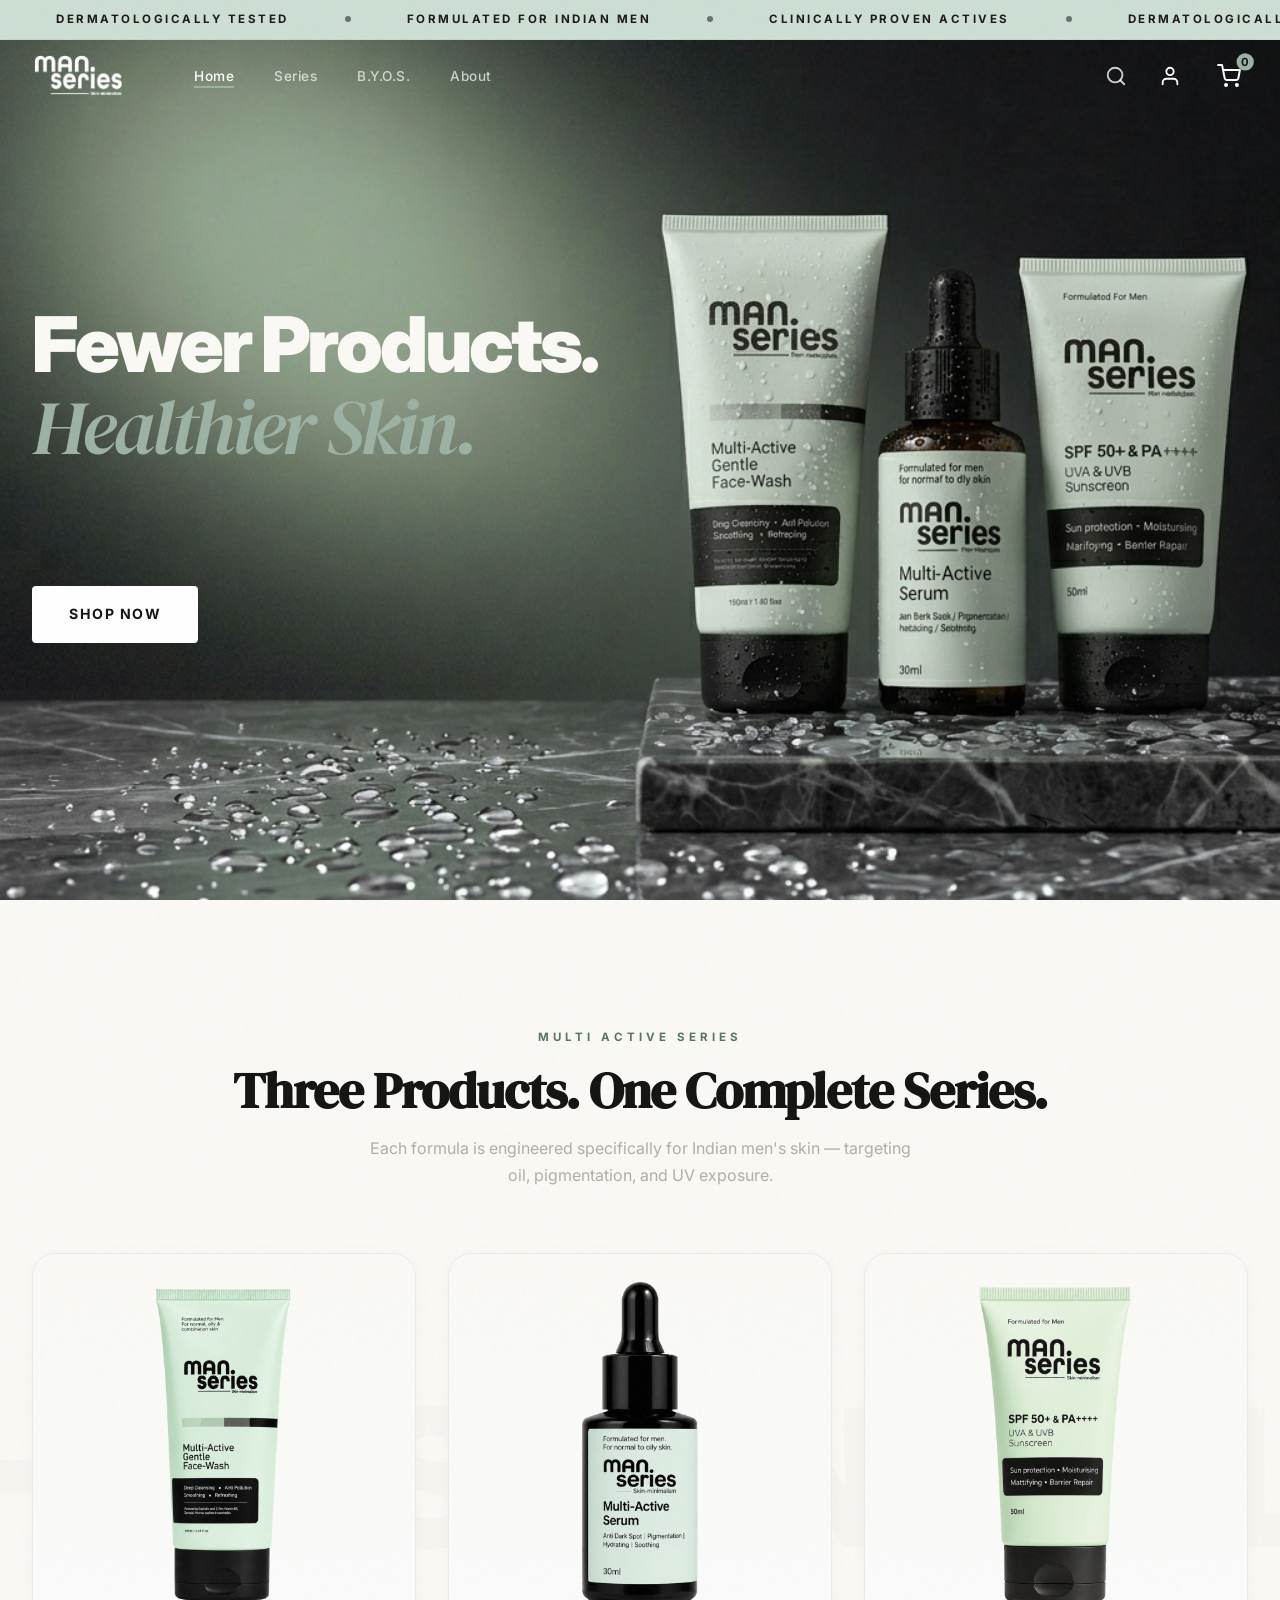
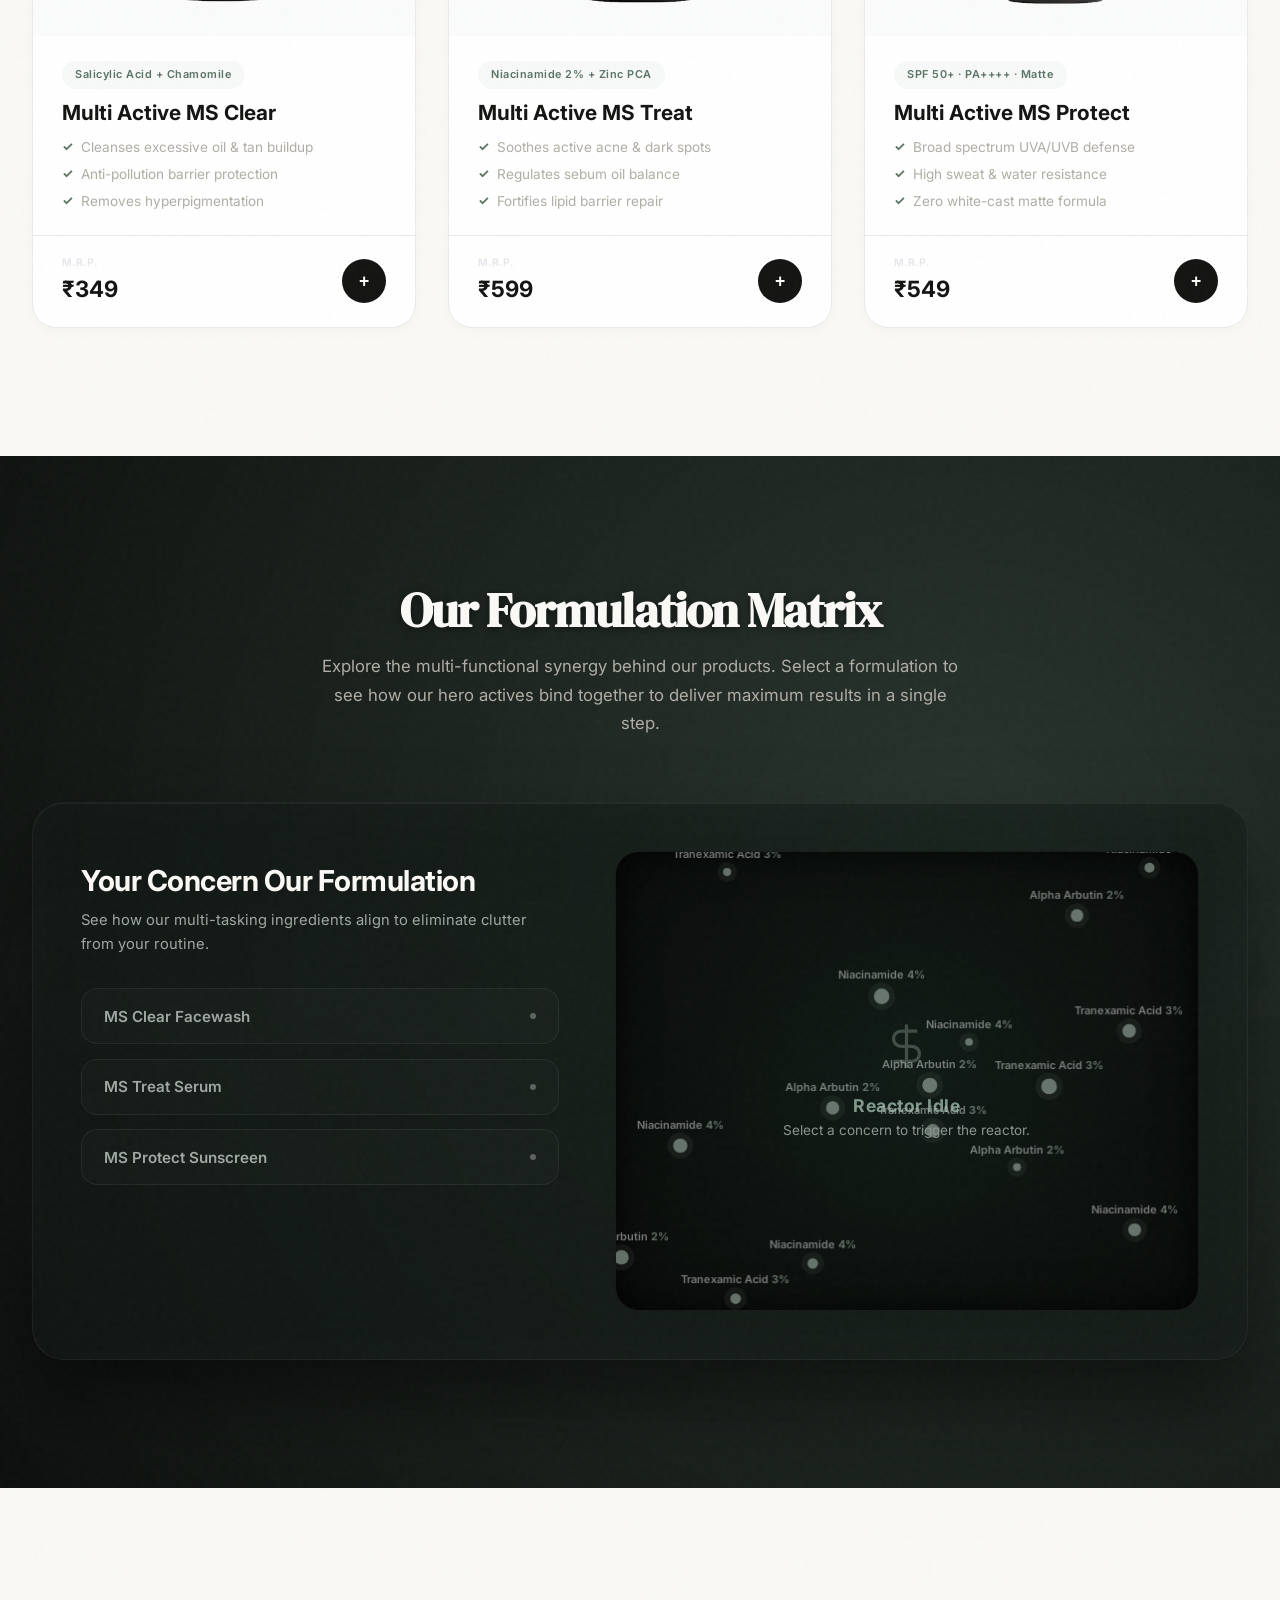
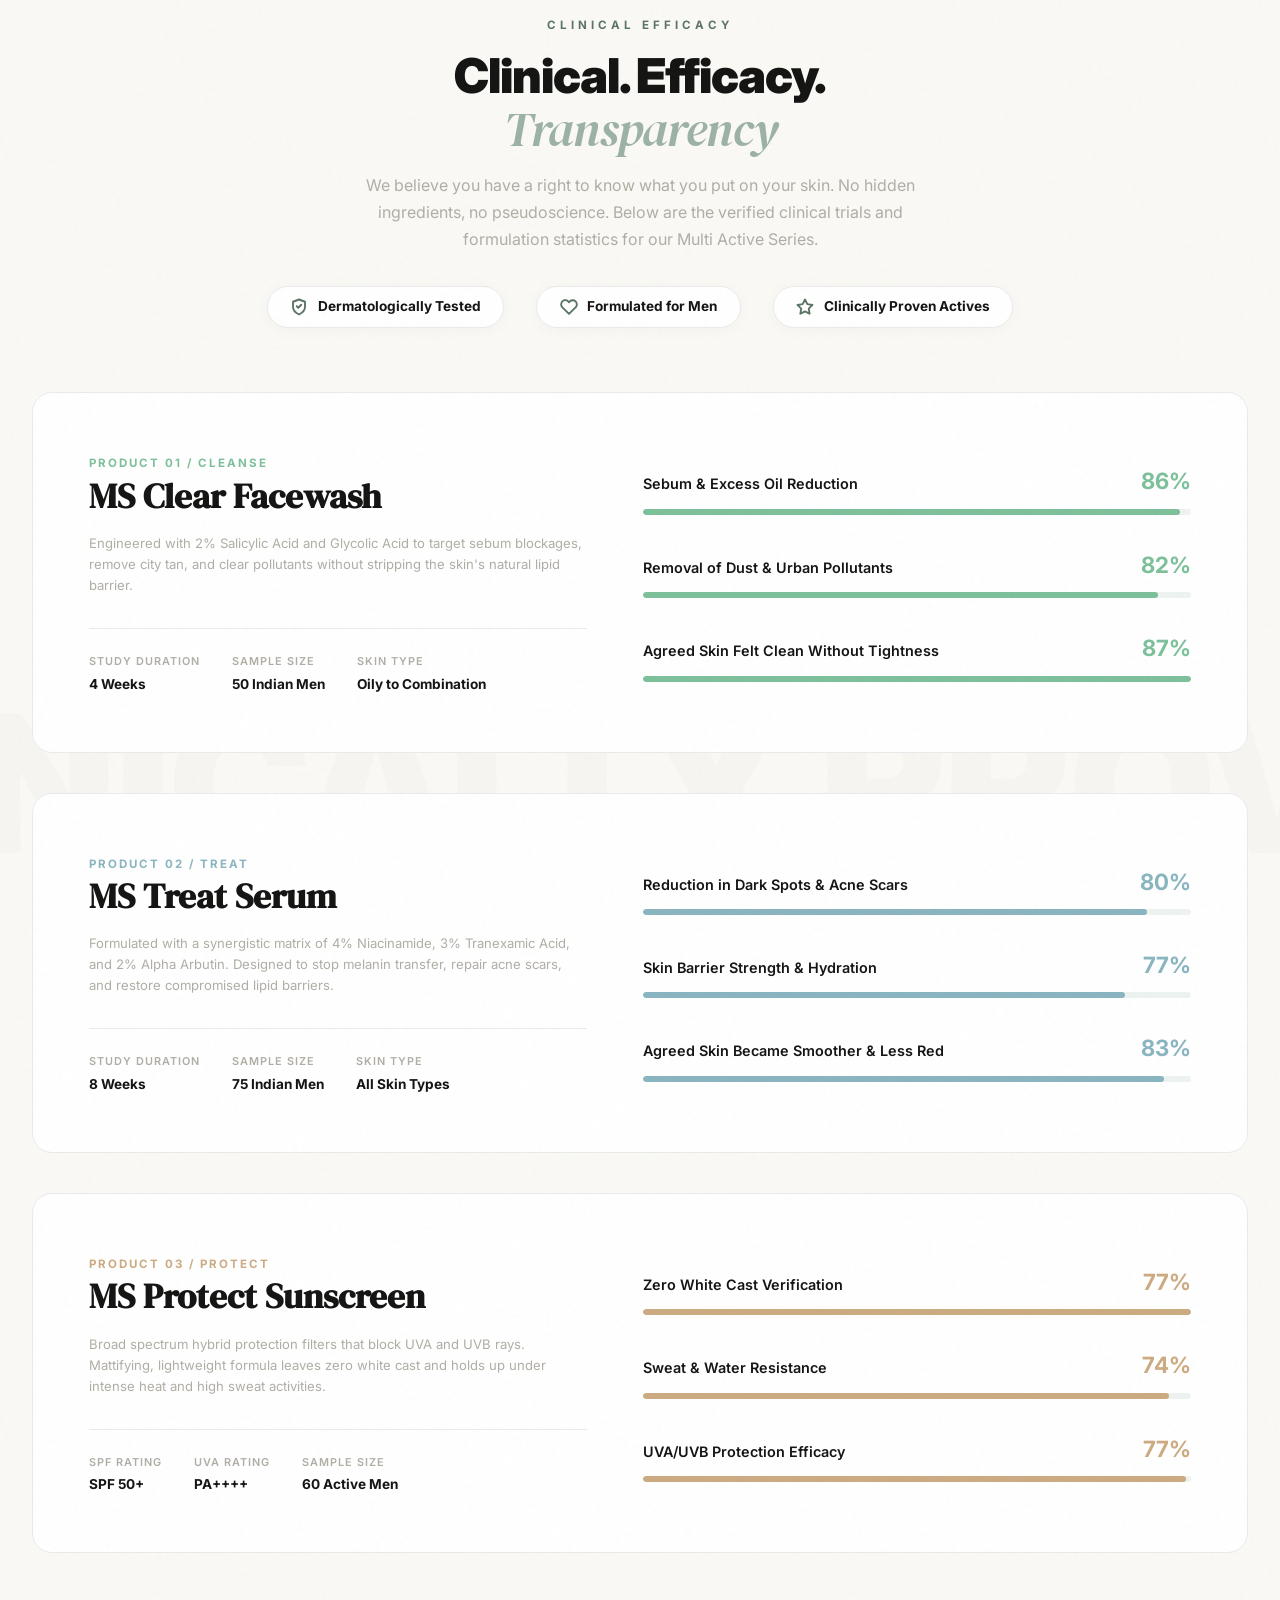
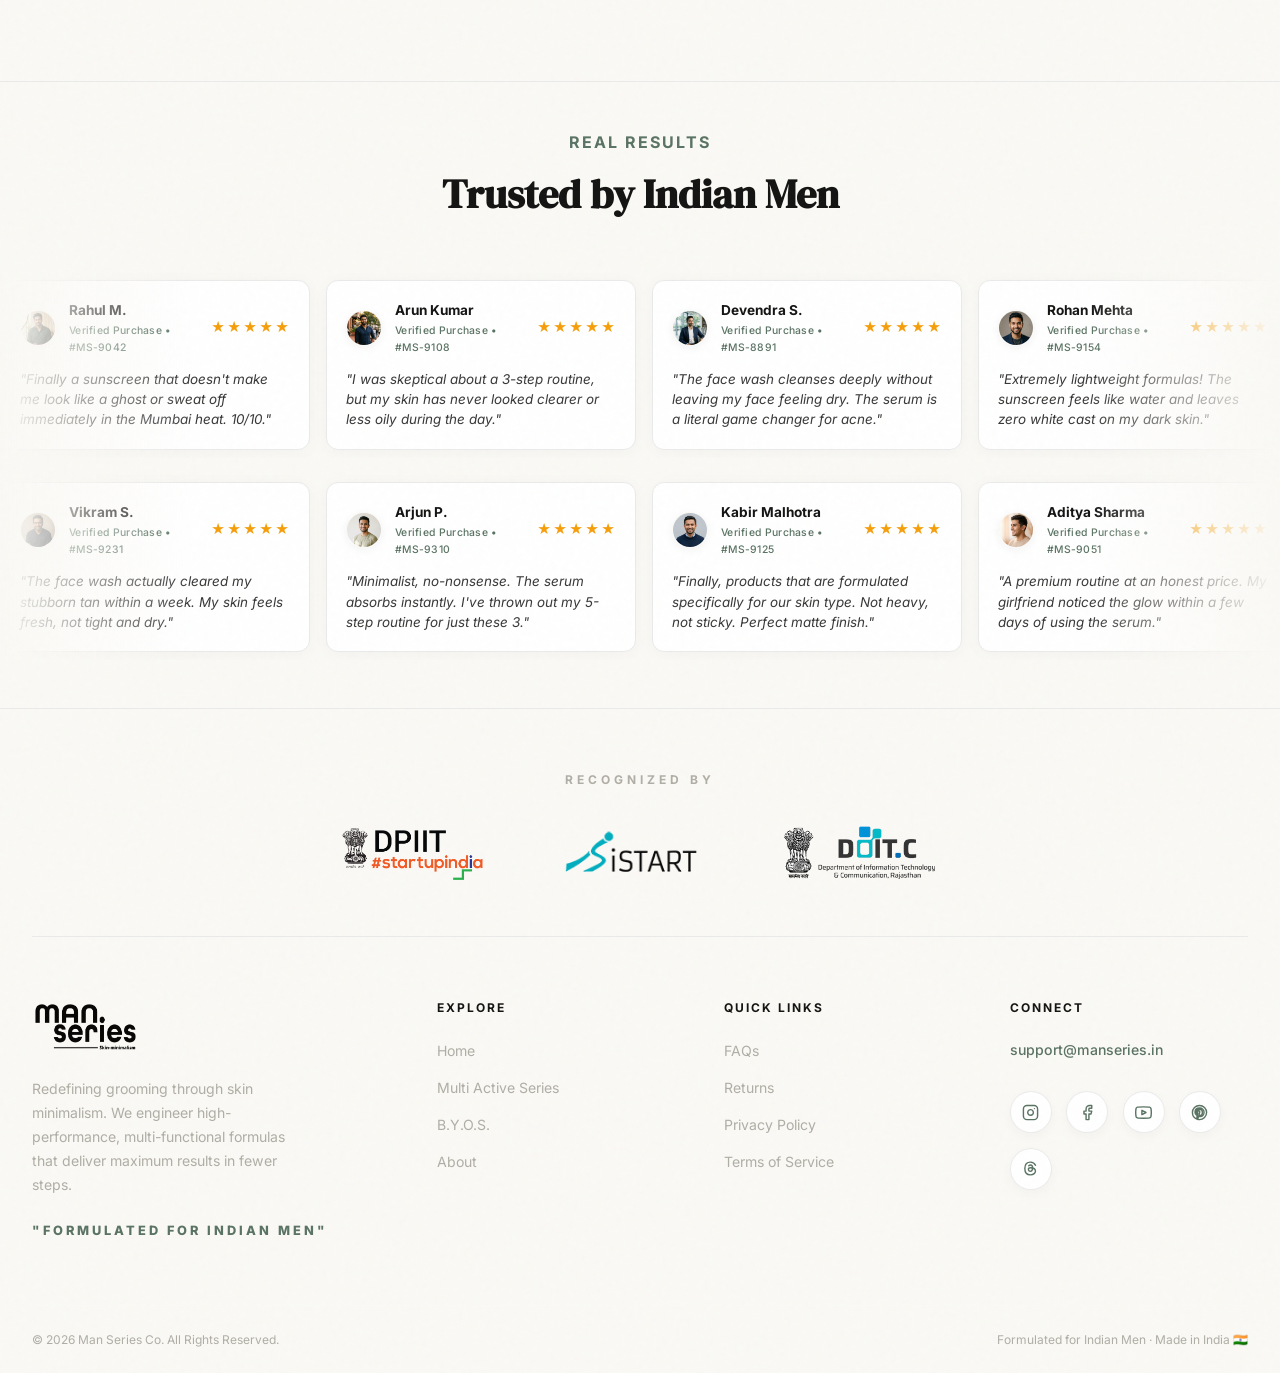
<file: index.html>
<!DOCTYPE html>
<html lang="en">

<head>
  <meta charset="UTF-8">
  <meta name="viewport" content="width=device-width, initial-scale=1.0, viewport-fit=cover">
  <title>Man Series | Skin Minimalism — Formulated for Indian Men</title>

  <!-- SEO Meta Tags -->
  <meta name="description"
    content="Science-backed, clinical men's skincare designed for Indian men. 3 multi-functional products. Transparent active ingredients. Affordable pricing.">
  <meta name="keywords"
    content="men skincare, indian men skin, face wash, face serum, sunscreen, clinical skincare, niacinamide, salicylic acid, man series">
  <meta name="author" content="Man Series Co.">

  <!-- Open Graph / Facebook -->
  <meta property="og:title" content="Man Series | Skin Minimalism">
  <meta property="og:description" content="Fewer products. Healthier skin. Science-backed skincare for Indian men.">
  <meta property="og:type" content="website">
  <meta property="og:url" content="https://manseries.in">
  <meta property="og:image" content="https://manseries.in/Images/Logo/full_logo.png">

  <!-- Twitter -->
  <meta name="twitter:card" content="summary_large_image">
  <meta name="twitter:title" content="Man Series | Skin Minimalism">
  <meta name="twitter:description" content="Fewer products. Healthier skin. Science-backed skincare for Indian men.">
  <meta name="twitter:image" content="https://manseries.in/Images/Logo/full_logo.png">

  <!-- Favicon -->
  <link rel="icon" type="image/png" href="Images/fav icon/favicon.png?v=2">

  <!-- CSS Stylesheet -->
  <link rel="stylesheet" href="style.css?v=1780760820">
</head>

<body>

  <!-- Custom Cursor Glow -->
  <div class="cursor-glow" id="cursorGlow"></div>

  <!-- Removed Slide-out Order Drawer -->

  <!-- Toast Notification -->
  <div class="toast" id="cartToast">
    <div class="toast-dot"></div>
    <span id="toastMessage">Product added to routine!</span>
  </div>





  <!-- ═══════════════════════════════════════════════
       FLOATING NAVIGATION
       ═══════════════════════════════════════════════ -->

    <!-- Announcement Bar -->
  <div class="announcement-bar">
    <div class="announcement-track">
      <span class="announcement-item">dermatologically tested <span class="sep"></span></span>
      <span class="announcement-item">Formulated for Indian Men <span class="sep"></span></span>
      <span class="announcement-item">Clinically Proven Actives <span class="sep"></span></span>
      <span class="announcement-item">dermatologically tested <span class="sep"></span></span>
      <span class="announcement-item">Formulated for Indian Men <span class="sep"></span></span>
      <span class="announcement-item">Clinically Proven Actives <span class="sep"></span></span>
      <span class="announcement-item">dermatologically tested <span class="sep"></span></span>
      <span class="announcement-item">Formulated for Indian Men <span class="sep"></span></span>
      <span class="announcement-item">Clinically Proven Actives <span class="sep"></span></span>
      <span class="announcement-item">dermatologically tested <span class="sep"></span></span>
      <span class="announcement-item">Formulated for Indian Men <span class="sep"></span></span>
      <span class="announcement-item">Clinically Proven Actives <span class="sep"></span></span>
    </div>
  </div>

<header class="navbar" id="navbar">
    <div class="container navbar-container">
      <div class="nav-brand">
        <button class="mobile-menu-btn" id="mobileMenuBtn" aria-label="Open Menu">
          <svg class="icon-menu" width="22" height="22" viewBox="0 0 24 24" fill="none" stroke="currentColor" stroke-width="2" stroke-linecap="round" stroke-linejoin="round">
            <line x1="3" y1="12" x2="21" y2="12"></line>
            <line x1="3" y1="6" x2="21" y2="6"></line>
            <line x1="3" y1="18" x2="21" y2="18"></line>
          </svg>
          <svg class="icon-close" width="22" height="22" viewBox="0 0 24 24" fill="none" stroke="currentColor" stroke-width="2" stroke-linecap="round" stroke-linejoin="round">
            <line x1="18" y1="6" x2="6" y2="18"></line>
            <line x1="6" y1="6" x2="18" y2="18"></line>
          </svg>
        </button>
        <a href="index.html" class="logo" aria-label="Man Series Home">
          <img src="Images/Logo/full_logo.png" alt="Man Series" class="logo-img">
        </a>
      </div>
      <nav class="nav-menu" id="navMenu">
        <ul class="nav-links">
          <li><a href="index.html" class="nav-active">Home</a></li>
          <li><a href="series.html">Series</a></li>
          <li><a href="byos.html">B.Y.O.S.</a></li>
          <li><a href="about.html">About</a></li>
        </ul>
      </nav>
      <div class="nav-actions">
        <button class="search-trigger" id="searchTrigger" aria-label="Open Search">
          <svg width="22" height="22" viewBox="0 0 24 24" fill="none" stroke="currentColor" stroke-width="2" stroke-linecap="round" stroke-linejoin="round">
            <circle cx="11" cy="11" r="8"></circle>
            <line x1="21" y1="21" x2="16.65" y2="16.65"></line>
          </svg>
        </button>
        <a href="account.html" class="account-trigger" aria-label="My Account" style="margin-right: 5px;">
          <svg width="22" height="22" viewBox="0 0 24 24" fill="none" stroke="currentColor" stroke-width="2" stroke-linecap="round" stroke-linejoin="round">
            <path d="M20 21v-2a4 4 0 0 0-4-4H8a4 4 0 0 0-4 4v2"></path>
            <circle cx="12" cy="7" r="4"></circle>
          </svg>
        </a>
        <button class="cart-trigger" id="cartTrigger" aria-label="Open Cart">
          <svg width="22" height="22" viewBox="0 0 24 24" fill="none" stroke="currentColor" stroke-width="2"
            stroke-linecap="round" stroke-linejoin="round">
            <circle cx="9" cy="21" r="1"></circle>
            <circle cx="20" cy="21" r="1"></circle>
            <path d="M1 1h4l2.68 13.39a2 2 0 0 0 2 1.61h9.72a2 2 0 0 0 2-1.61L23 6H6"></path>
          </svg>
          <span class="cart-count" id="cartBadgeCount">0</span>
        </button>
      </div>
    </div>
  </header>



  <!-- ═══════════════════════════════════════════════
       HERO SECTION — HTML/CSS Text Overlay Banner
       ═══════════════════════════════════════════════ -->
  <section class="hero" id="hero">
    <!-- Clickable overlay to redirect to product page when clicking empty image area -->
    <a href="series.html" class="hero-clickable-overlay" aria-label="Shop the Series Now"></a>
    
    <div class="container">
      <div class="hero-grid">
        <div class="hero-content">
          <h1>
            <span class="line-normal hero-line">Fewer Products.</span>
            <span class="line-italic hero-line">Healthier Skin.</span>
          </h1>
          <p class="hero-desc hero-line" style="opacity: 0; pointer-events: none; user-select: none;" aria-hidden="true">
            Science-backed multi-functional skincare formulated for Indian men. 3 products. Transparent actives.
          </p>
          <div class="hero-actions hero-line">
            <a href="series.html" class="btn btn-hero-cta">SHOP NOW</a>
          </div>
        </div>
      </div>
    </div>
  </section>

  <!-- ═══════════════════════════════════════════════
       INGREDIENT MARQUEE STRIP
       ═══════════════════════════════════════════════ -->



  <!-- ═══════════════════════════════════════════════
       PRODUCT CATALOG SECTION
       ═══════════════════════════════════════════════ -->
  <section class="catalog" id="catalog">
    <div class="bg-watermark">THE ESSENTIALS</div>
    <div class="container">
      <div class="products-header reveal">
        <span class="eyebrow">MULTI ACTIVE SERIES</span>
        <h2>Three Products. One Complete Series.</h2>
        <p>Each formula is engineered specifically for Indian men's skin — targeting oil, pigmentation, and UV exposure.
        </p>
      </div>

      <div class="products-grid reveal-stagger">

        <!-- Product 1: Face Wash -->
        <div class="product-card" data-id="fw">
          <div>
            <div class="product-img-box">
              <img src="Images/Face%20wash/Transparent_Facewash.png?v=3" alt="Man Series Multi Active MS Clear"
                class="product-real-img">
            </div>
            <div class="product-info">
              <span class="product-actives-pill">Salicylic Acid + Chamomile</span>
              <h3>Multi Active MS Clear</h3>
              <ul class="product-bullets">
                <li>Cleanses excessive oil &amp; tan buildup</li>
                <li>Anti-pollution barrier protection</li>
                <li>Removes hyperpigmentation</li>
              </ul>
            </div>
          </div>
          <div class="product-footer">
            <div class="price-container">
              <span class="price-label">M.R.P.</span>
              <span class="price-mrp">₹349</span>
            </div>
            <button class="add-to-cart-btn" data-id="fw" data-name="Multi Active MS Clear" data-price="349"
              data-img="fw" aria-label="Add to cart">+</button>
          </div>
        </div>

        <!-- Product 2: Face Serum -->
        <div class="product-card" data-id="sr">
          <div>
            <div class="product-img-box">
              <img src="Images/Serum/Transparent_Serum.png?v=3" alt="Man Series Multi Active MS Treat"
                class="product-real-img">
            </div>
            <div class="product-info">
              <span class="product-actives-pill">Niacinamide 2% + Zinc PCA</span>
              <h3>Multi Active MS Treat</h3>
              <ul class="product-bullets">
                <li>Soothes active acne &amp; dark spots</li>
                <li>Regulates sebum oil balance</li>
                <li>Fortifies lipid barrier repair</li>
              </ul>
            </div>
          </div>
          <div class="product-footer">
            <div class="price-container">
              <span class="price-label">M.R.P.</span>
              <span class="price-mrp">₹599</span>
            </div>
            <button class="add-to-cart-btn" data-id="sr" data-name="Multi Active MS Treat" data-price="599" data-img="sr"
              aria-label="Add to cart">+</button>
          </div>
        </div>

        <!-- Product 3: Sunscreen -->
        <div class="product-card" data-id="ss">
          <div>
            <div class="product-img-box">
              <img src="Images/Sunscreen/Transparent_Sunscreen.png?v=3" alt="Man Series Multi Active MS Protect"
                class="product-real-img">
            </div>
            <div class="product-info">
              <span class="product-actives-pill">SPF 50+ · PA++++ · Matte</span>
              <h3>Multi Active MS Protect</h3>
              <ul class="product-bullets">
                <li>Broad spectrum UVA/UVB defense</li>
                <li>High sweat &amp; water resistance</li>
                <li>Zero white-cast matte formula</li>
              </ul>
            </div>
          </div>
          <div class="product-footer">
            <div class="price-container">
              <span class="price-label">M.R.P.</span>
              <span class="price-mrp">₹549</span>
            </div>
            <button class="add-to-cart-btn" data-id="ss" data-name="Multi Active MS Protect" data-price="549" data-img="ss"
              aria-label="Add to cart">+</button>
          </div>
        </div>

      </div>
    </div>
  </section>


  <!-- ═══════════════════════════════════════════════
       INGREDIENT REACTOR SECTION
       ═══════════════════════════════════════════════ -->
  <section class="reactor" id="reactor">
    <div class="bg-watermark">MOLECULAR LAB</div>
    <div class="container">
      <div class="reactor-header reveal">
        <h2>Our Formulation Matrix</h2>
        <p>Explore the multi-functional synergy behind our products. Select a formulation to see how our hero actives bind together to deliver maximum results in a single step.</p>
      </div>

      <div class="reactor-wrapper reveal">
        <div class="reactor-controls">
          <h3>Your Concern Our Formulation</h3>
          <p>See how our multi-tasking ingredients align to eliminate clutter from your routine.</p>

          <div class="concern-selector">
            <button class="concern-btn" data-acid="fw" data-concern="MS Clear Facewash">
              <span>MS Clear Facewash</span>
              <span class="concern-indicator"></span>
            </button>
            <button class="concern-btn" data-acid="sr" data-concern="MS Treat Serum">
              <span>MS Treat Serum</span>
              <span class="concern-indicator"></span>
            </button>
            <button class="concern-btn" data-acid="ss" data-concern="MS Protect Sunscreen">
              <span>MS Protect Sunscreen</span>
              <span class="concern-indicator"></span>
            </button>
          </div>

          <div class="reactor-result" id="reactorResult">
            <div class="result-icon" id="resultIcon">✓</div>
            <div class="result-text">
              <h4 id="resultTitle">Formula Activated</h4>
              <p id="resultDesc">Active ingredients syncing...</p>
            </div>
          </div>
        </div>

        <div class="reactor-display">
          <canvas class="reactor-canvas" id="reactorCanvas"></canvas>
          <div class="reactor-instructions" id="canvasInstructions">
            <svg viewBox="0 0 24 24" fill="none" stroke="currentColor" stroke-width="1.5">
              <path d="M12 2v20M17 5H9.5a3.5 3.5 0 0 0 0 7h5a3.5 3.5 0 0 1 0 7H6"></path>
            </svg>
            <h4>Reactor Idle</h4>
            <p>Select a concern to trigger the reactor.</p>
          </div>
        </div>
      </div>
    </div>
  </section>


  <!-- ═══════════════════════════════════════════════
       CLINICAL SCIENCE SECTION
       ═══════════════════════════════════════════════ -->
  <!-- ═══════════════════════════════════════════════
       CLINICAL SCIENCE SECTION
       ═══════════════════════════════════════════════ -->
  <section class="science" id="science">
    <div class="bg-watermark">CLINICALLY PROVEN</div>
    <div class="container">
      <div class="science-header reveal">
        <span class="eyebrow">CLINICAL EFFICACY</span>
        <h2>
          <span class="line-normal">Clinical. Efficacy.</span>
          <span class="line-italic">Transparency</span>
        </h2>
        <p>We believe you have a right to know what you put on your skin. No hidden ingredients, no pseudoscience. Below are the verified clinical trials and formulation statistics for our Multi Active Series.
        </p>

        <!-- Core Claims Badges -->
        <div class="badge-strip">
          <div class="badge-pill">
            <svg width="18" height="18" viewBox="0 0 24 24" fill="none" stroke="currentColor" stroke-width="2.5" stroke-linecap="round" stroke-linejoin="round">
              <path d="M12 22s8-4 8-10V5l-8-3-8 3v7c0 6 8 10 8 10z"></path>
              <polyline points="9 11 11 13 15 9"></polyline>
            </svg>
            Dermatologically Tested
          </div>
          <div class="badge-pill">
            <svg width="18" height="18" viewBox="0 0 24 24" fill="none" stroke="currentColor" stroke-width="2.5" stroke-linecap="round" stroke-linejoin="round">
              <path d="M20.84 4.61a5.5 5.5 0 0 0-7.78 0L12 5.67l-1.06-1.06a5.5 5.5 0 0 0-7.78 7.78l1.06 1.06L12 21.23l7.78-7.78 1.06-1.06a5.5 5.5 0 0 0 0-7.78z"></path>
            </svg>
            Formulated for Men
          </div>
          <div class="badge-pill">
            <svg width="18" height="18" viewBox="0 0 24 24" fill="none" stroke="currentColor" stroke-width="2.5" stroke-linecap="round" stroke-linejoin="round">
              <polygon points="12 2 15.09 8.26 22 9.27 17 14.14 18.18 21.02 12 17.77 5.82 21.02 7 14.14 2 9.27 8.91 8.26 12 2"></polygon>
            </svg>
            Clinically Proven Actives
          </div>
        </div>
      </div>

      <div class="reports-grid reveal-stagger">

        <!-- Report 1: MS Clear Facewash -->
        <div class="science-card report-card">
          <div class="report-meta">
            <div>
              <span class="report-tag tag-clear">Product 01 / Cleanse</span>
              <h3 class="report-title">MS Clear Facewash</h3>
              <p class="report-desc">
                Engineered with 2% Salicylic Acid and Glycolic Acid to target sebum blockages, remove city tan, and clear pollutants without stripping the skin's natural lipid barrier.
              </p>
            </div>
            <div class="study-meta-details">
              <div class="meta-detail-item">
                <span class="meta-detail-label">Study Duration</span>
                <span class="meta-detail-value">4 Weeks</span>
              </div>
              <div class="meta-detail-item">
                <span class="meta-detail-label">Sample Size</span>
                <span class="meta-detail-value">50 Indian Men</span>
              </div>
              <div class="meta-detail-item">
                <span class="meta-detail-label">Skin Type</span>
                <span class="meta-detail-value">Oily to Combination</span>
              </div>
            </div>
          </div>
          <div class="report-stats">
            <div class="stat-row">
              <div class="stat-header">
                <span class="stat-label">Sebum &amp; Excess Oil Reduction</span>
                <span class="stat-pct stat-pct-clear"><span class="counter-value" data-count-target="98">0</span>%</span>
              </div>
              <div class="science-bar">
                <div class="science-bar-fill fill-clear" style="--target-width: 98%"></div>
              </div>
            </div>
            <div class="stat-row">
              <div class="stat-header">
                <span class="stat-label">Removal of Dust &amp; Urban Pollutants</span>
                <span class="stat-pct stat-pct-clear"><span class="counter-value" data-count-target="94">0</span>%</span>
              </div>
              <div class="science-bar">
                <div class="science-bar-fill fill-clear" style="--target-width: 94%"></div>
              </div>
            </div>
            <div class="stat-row">
              <div class="stat-header">
                <span class="stat-label">Agreed Skin Felt Clean Without Tightness</span>
                <span class="stat-pct stat-pct-clear"><span class="counter-value" data-count-target="100">0</span>%</span>
              </div>
              <div class="science-bar">
                <div class="science-bar-fill fill-clear" style="--target-width: 100%"></div>
              </div>
            </div>
          </div>
        </div>

        <!-- Report 2: MS Treat Serum -->
        <div class="science-card report-card">
          <div class="report-meta">
            <div>
              <span class="report-tag tag-treat">Product 02 / Treat</span>
              <h3 class="report-title">MS Treat Serum</h3>
              <p class="report-desc">
                Formulated with a synergistic matrix of 4% Niacinamide, 3% Tranexamic Acid, and 2% Alpha Arbutin. Designed to stop melanin transfer, repair acne scars, and restore compromised lipid barriers.
              </p>
            </div>
            <div class="study-meta-details">
              <div class="meta-detail-item">
                <span class="meta-detail-label">Study Duration</span>
                <span class="meta-detail-value">8 Weeks</span>
              </div>
              <div class="meta-detail-item">
                <span class="meta-detail-label">Sample Size</span>
                <span class="meta-detail-value">75 Indian Men</span>
              </div>
              <div class="meta-detail-item">
                <span class="meta-detail-label">Skin Type</span>
                <span class="meta-detail-value">All Skin Types</span>
              </div>
            </div>
          </div>
          <div class="report-stats">
            <div class="stat-row">
              <div class="stat-header">
                <span class="stat-label">Reduction in Dark Spots &amp; Acne Scars</span>
                <span class="stat-pct stat-pct-treat"><span class="counter-value" data-count-target="92">0</span>%</span>
              </div>
              <div class="science-bar">
                <div class="science-bar-fill fill-treat" style="--target-width: 92%"></div>
              </div>
            </div>
            <div class="stat-row">
              <div class="stat-header">
                <span class="stat-label">Skin Barrier Strength &amp; Hydration</span>
                <span class="stat-pct stat-pct-treat"><span class="counter-value" data-count-target="88">0</span>%</span>
              </div>
              <div class="science-bar">
                <div class="science-bar-fill fill-treat" style="--target-width: 88%"></div>
              </div>
            </div>
            <div class="stat-row">
              <div class="stat-header">
                <span class="stat-label">Agreed Skin Became Smoother &amp; Less Red</span>
                <span class="stat-pct stat-pct-treat"><span class="counter-value" data-count-target="95">0</span>%</span>
              </div>
              <div class="science-bar">
                <div class="science-bar-fill fill-treat" style="--target-width: 95%"></div>
              </div>
            </div>
          </div>
        </div>

        <!-- Report 3: MS Protect Sunscreen -->
        <div class="science-card report-card">
          <div class="report-meta">
            <div>
              <span class="report-tag tag-protect">Product 03 / Protect</span>
              <h3 class="report-title">MS Protect Sunscreen</h3>
              <p class="report-desc">
                Broad spectrum hybrid protection filters that block UVA and UVB rays. Mattifying, lightweight formula leaves zero white cast and holds up under intense heat and high sweat activities.
              </p>
            </div>
            <div class="study-meta-details">
              <div class="meta-detail-item">
                <span class="meta-detail-label">SPF Rating</span>
                <span class="meta-detail-value">SPF 50+</span>
              </div>
              <div class="meta-detail-item">
                <span class="meta-detail-label">UVA Rating</span>
                <span class="meta-detail-value">PA++++</span>
              </div>
              <div class="meta-detail-item">
                <span class="meta-detail-label">Sample Size</span>
                <span class="meta-detail-value">60 Active Men</span>
              </div>
            </div>
          </div>
          <div class="report-stats">
            <div class="stat-row">
              <div class="stat-header">
                <span class="stat-label">Zero White Cast Verification</span>
                <span class="stat-pct stat-pct-protect"><span class="counter-value" data-count-target="100">0</span>%</span>
              </div>
              <div class="science-bar">
                <div class="science-bar-fill fill-protect" style="--target-width: 100%"></div>
              </div>
            </div>
            <div class="stat-row">
              <div class="stat-header">
                <span class="stat-label">Sweat &amp; Water Resistance</span>
                <span class="stat-pct stat-pct-protect"><span class="counter-value" data-count-target="96">0</span>%</span>
              </div>
              <div class="science-bar">
                <div class="science-bar-fill fill-protect" style="--target-width: 96%"></div>
              </div>
            </div>
            <div class="stat-row">
              <div class="stat-header">
                <span class="stat-label">UVA/UVB Protection Efficacy</span>
                <span class="stat-pct stat-pct-protect"><span class="counter-value" data-count-target="99">0</span>%</span>
              </div>
              <div class="science-bar">
                <div class="science-bar-fill fill-protect" style="--target-width: 99%"></div>
              </div>
            </div>
          </div>
        </div>

      </div>
    </div>
  </section>





  <!-- ═══════════════════════════════════════════════
       TESTIMONIALS (MARQUEE)
       ═══════════════════════════════════════════════ -->
  <section class="testimonials">
    <div class="container" style="text-align: center; margin-bottom: 3.5rem;">
      <span class="eyebrow" style="color: var(--sage-dark); font-weight: 700; letter-spacing: 2px;">REAL RESULTS</span>
      <h2 style="font-family: var(--font-display); font-size: 2.5rem; color: var(--charcoal); margin-top: 1rem;">Trusted by Indian Men</h2>
    </div>
    
    <!-- Row 1: Sliding Left (Right to Left) -->
    <div class="testimonial-marquee">
      <div class="testimonial-track track-left">
        <!-- Card 1 -->
        <div class="testimonial-card">
          <div class="testimonial-card-header">
            <img src="Images/Avatars/avatar_1.png" alt="Rahul M." class="reviewer-avatar">
            <div class="reviewer-meta">
              <span class="reviewer-name">Rahul M.</span>
              <span class="reviewer-order-id">Verified Purchase • #MS-9042</span>
            </div>
            <div class="stars" aria-label="5 out of 5 stars">
              <span>★</span><span>★</span><span>★</span><span>★</span><span>★</span>
            </div>
          </div>
          <div class="testimonial-card-body">
            <p>"Finally a sunscreen that doesn't make me look like a ghost or sweat off immediately in the Mumbai heat. 10/10."</p>
          </div>
        </div>
        <!-- Card 2 -->
        <div class="testimonial-card">
          <div class="testimonial-card-header">
            <img src="Images/Avatars/avatar_2.png" alt="Arun Kumar" class="reviewer-avatar">
            <div class="reviewer-meta">
              <span class="reviewer-name">Arun Kumar</span>
              <span class="reviewer-order-id">Verified Purchase • #MS-9108</span>
            </div>
            <div class="stars" aria-label="5 out of 5 stars">
              <span>★</span><span>★</span><span>★</span><span>★</span><span>★</span>
            </div>
          </div>
          <div class="testimonial-card-body">
            <p>"I was skeptical about a 3-step routine, but my skin has never looked clearer or less oily during the day."</p>
          </div>
        </div>
        <!-- Card 3 -->
        <div class="testimonial-card">
          <div class="testimonial-card-header">
            <img src="Images/Avatars/avatar_3.png" alt="Devendra S." class="reviewer-avatar">
            <div class="reviewer-meta">
              <span class="reviewer-name">Devendra S.</span>
              <span class="reviewer-order-id">Verified Purchase • #MS-8891</span>
            </div>
            <div class="stars" aria-label="5 out of 5 stars">
              <span>★</span><span>★</span><span>★</span><span>★</span><span>★</span>
            </div>
          </div>
          <div class="testimonial-card-body">
            <p>"The face wash cleanses deeply without leaving my face feeling dry. The serum is a literal game changer for acne."</p>
          </div>
        </div>
        <!-- Card 4 -->
        <div class="testimonial-card">
          <div class="testimonial-card-header">
            <img src="Images/Avatars/avatar_4.png" alt="Rohan Mehta" class="reviewer-avatar">
            <div class="reviewer-meta">
              <span class="reviewer-name">Rohan Mehta</span>
              <span class="reviewer-order-id">Verified Purchase • #MS-9154</span>
            </div>
            <div class="stars" aria-label="5 out of 5 stars">
              <span>★</span><span>★</span><span>★</span><span>★</span><span>★</span>
            </div>
          </div>
          <div class="testimonial-card-body">
            <p>"Extremely lightweight formulas! The sunscreen feels like water and leaves zero white cast on my dark skin."</p>
          </div>
        </div>
        <!-- Card 5 -->
        <div class="testimonial-card">
          <div class="testimonial-card-header">
            <img src="Images/Avatars/avatar_5.png" alt="Karthik R." class="reviewer-avatar">
            <div class="reviewer-meta">
              <span class="reviewer-name">Karthik R.</span>
              <span class="reviewer-order-id">Verified Purchase • #MS-9023</span>
            </div>
            <div class="stars" aria-label="5 out of 5 stars">
              <span>★</span><span>★</span><span>★</span><span>★</span><span>★</span>
            </div>
          </div>
          <div class="testimonial-card-body">
            <p>"Outstanding packaging and even better performance. My persistent tan has reduced visibly within two weeks."</p>
          </div>
        </div>
        <!-- Card 6 -->
        <div class="testimonial-card">
          <div class="testimonial-card-header">
            <img src="Images/Avatars/avatar_6.png" alt="Sameer Sen" class="reviewer-avatar">
            <div class="reviewer-meta">
              <span class="reviewer-name">Sameer Sen</span>
              <span class="reviewer-order-id">Verified Purchase • #MS-8994</span>
            </div>
            <div class="stars" aria-label="5 out of 5 stars">
              <span>★</span><span>★</span><span>★</span><span>★</span><span>★</span>
            </div>
          </div>
          <div class="testimonial-card-body">
            <p>"B.Y.O.S is brilliant! Customized active ingredients that actually work for Indian humidity. Highly recommend."</p>
          </div>
        </div>
        
        <!-- Duplicates for seamless infinite loop (Cards 1-6) -->
        <!-- Card 1 Duplicate -->
        <div class="testimonial-card">
          <div class="testimonial-card-header">
            <img src="Images/Avatars/avatar_1.png" alt="Rahul M." class="reviewer-avatar">
            <div class="reviewer-meta">
              <span class="reviewer-name">Rahul M.</span>
              <span class="reviewer-order-id">Verified Purchase • #MS-9042</span>
            </div>
            <div class="stars" aria-label="5 out of 5 stars">
              <span>★</span><span>★</span><span>★</span><span>★</span><span>★</span>
            </div>
          </div>
          <div class="testimonial-card-body">
            <p>"Finally a sunscreen that doesn't make me look like a ghost or sweat off immediately in the Mumbai heat. 10/10."</p>
          </div>
        </div>
        <!-- Card 2 Duplicate -->
        <div class="testimonial-card">
          <div class="testimonial-card-header">
            <img src="Images/Avatars/avatar_2.png" alt="Arun Kumar" class="reviewer-avatar">
            <div class="reviewer-meta">
              <span class="reviewer-name">Arun Kumar</span>
              <span class="reviewer-order-id">Verified Purchase • #MS-9108</span>
            </div>
            <div class="stars" aria-label="5 out of 5 stars">
              <span>★</span><span>★</span><span>★</span><span>★</span><span>★</span>
            </div>
          </div>
          <div class="testimonial-card-body">
            <p>"I was skeptical about a 3-step routine, but my skin has never looked clearer or less oily during the day."</p>
          </div>
        </div>
        <!-- Card 3 Duplicate -->
        <div class="testimonial-card">
          <div class="testimonial-card-header">
            <img src="Images/Avatars/avatar_3.png" alt="Devendra S." class="reviewer-avatar">
            <div class="reviewer-meta">
              <span class="reviewer-name">Devendra S.</span>
              <span class="reviewer-order-id">Verified Purchase • #MS-8891</span>
            </div>
            <div class="stars" aria-label="5 out of 5 stars">
              <span>★</span><span>★</span><span>★</span><span>★</span><span>★</span>
            </div>
          </div>
          <div class="testimonial-card-body">
            <p>"The face wash cleanses deeply without leaving my face feeling dry. The serum is a literal game changer for acne."</p>
          </div>
        </div>
        <!-- Card 4 Duplicate -->
        <div class="testimonial-card">
          <div class="testimonial-card-header">
            <img src="Images/Avatars/avatar_4.png" alt="Rohan Mehta" class="reviewer-avatar">
            <div class="reviewer-meta">
              <span class="reviewer-name">Rohan Mehta</span>
              <span class="reviewer-order-id">Verified Purchase • #MS-9154</span>
            </div>
            <div class="stars" aria-label="5 out of 5 stars">
              <span>★</span><span>★</span><span>★</span><span>★</span><span>★</span>
            </div>
          </div>
          <div class="testimonial-card-body">
            <p>"Extremely lightweight formulas! The sunscreen feels like water and leaves zero white cast on my dark skin."</p>
          </div>
        </div>
        <!-- Card 5 Duplicate -->
        <div class="testimonial-card">
          <div class="testimonial-card-header">
            <img src="Images/Avatars/avatar_5.png" alt="Karthik R." class="reviewer-avatar">
            <div class="reviewer-meta">
              <span class="reviewer-name">Karthik R.</span>
              <span class="reviewer-order-id">Verified Purchase • #MS-9023</span>
            </div>
            <div class="stars" aria-label="5 out of 5 stars">
              <span>★</span><span>★</span><span>★</span><span>★</span><span>★</span>
            </div>
          </div>
          <div class="testimonial-card-body">
            <p>"Outstanding packaging and even better performance. My persistent tan has reduced visibly within two weeks."</p>
          </div>
        </div>
        <!-- Card 6 Duplicate -->
        <div class="testimonial-card">
          <div class="testimonial-card-header">
            <img src="Images/Avatars/avatar_6.png" alt="Sameer Sen" class="reviewer-avatar">
            <div class="reviewer-meta">
              <span class="reviewer-name">Sameer Sen</span>
              <span class="reviewer-order-id">Verified Purchase • #MS-8994</span>
            </div>
            <div class="stars" aria-label="5 out of 5 stars">
              <span>★</span><span>★</span><span>★</span><span>★</span><span>★</span>
            </div>
          </div>
          <div class="testimonial-card-body">
            <p>"B.Y.O.S is brilliant! Customized active ingredients that actually work for Indian humidity. Highly recommend."</p>
          </div>
        </div>
      </div>
    </div>
 
    <!-- Row 2: Sliding Right (Left to Right) -->
    <div class="testimonial-marquee">
      <div class="testimonial-track track-right">
        <!-- Card 7 -->
        <div class="testimonial-card">
          <div class="testimonial-card-header">
            <img src="Images/Avatars/avatar_7.png" alt="Vikram S." class="reviewer-avatar">
            <div class="reviewer-meta">
              <span class="reviewer-name">Vikram S.</span>
              <span class="reviewer-order-id">Verified Purchase • #MS-9231</span>
            </div>
            <div class="stars" aria-label="5 out of 5 stars">
              <span>★</span><span>★</span><span>★</span><span>★</span><span>★</span>
            </div>
          </div>
          <div class="testimonial-card-body">
            <p>"The face wash actually cleared my stubborn tan within a week. My skin feels fresh, not tight and dry."</p>
          </div>
        </div>
        <!-- Card 8 -->
        <div class="testimonial-card">
          <div class="testimonial-card-header">
            <img src="Images/Avatars/avatar_8.png" alt="Arjun P." class="reviewer-avatar">
            <div class="reviewer-meta">
              <span class="reviewer-name">Arjun P.</span>
              <span class="reviewer-order-id">Verified Purchase • #MS-9310</span>
            </div>
            <div class="stars" aria-label="5 out of 5 stars">
              <span>★</span><span>★</span><span>★</span><span>★</span><span>★</span>
            </div>
          </div>
          <div class="testimonial-card-body">
            <p>"Minimalist, no-nonsense. The serum absorbs instantly. I've thrown out my 5-step routine for just these 3."</p>
          </div>
        </div>
        <!-- Card 9 -->
        <div class="testimonial-card">
          <div class="testimonial-card-header">
            <img src="Images/Avatars/avatar_9.png" alt="Kabir Malhotra" class="reviewer-avatar">
            <div class="reviewer-meta">
              <span class="reviewer-name">Kabir Malhotra</span>
              <span class="reviewer-order-id">Verified Purchase • #MS-9125</span>
            </div>
            <div class="stars" aria-label="5 out of 5 stars">
              <span>★</span><span>★</span><span>★</span><span>★</span><span>★</span>
            </div>
          </div>
          <div class="testimonial-card-body">
            <p>"Finally, products that are formulated specifically for our skin type. Not heavy, not sticky. Perfect matte finish."</p>
          </div>
        </div>
        <!-- Card 10 -->
        <div class="testimonial-card">
          <div class="testimonial-card-header">
            <img src="Images/Avatars/avatar_10.png" alt="Aditya Sharma" class="reviewer-avatar">
            <div class="reviewer-meta">
              <span class="reviewer-name">Aditya Sharma</span>
              <span class="reviewer-order-id">Verified Purchase • #MS-9051</span>
            </div>
            <div class="stars" aria-label="5 out of 5 stars">
              <span>★</span><span>★</span><span>★</span><span>★</span><span>★</span>
            </div>
          </div>
          <div class="testimonial-card-body">
            <p>"A premium routine at an honest price. My girlfriend noticed the glow within a few days of using the serum."</p>
          </div>
        </div>
        <!-- Card 11 -->
        <div class="testimonial-card">
          <div class="testimonial-card-header">
            <img src="Images/Avatars/avatar_11.png" alt="Manish J." class="reviewer-avatar">
            <div class="reviewer-meta">
              <span class="reviewer-name">Manish J.</span>
              <span class="reviewer-order-id">Verified Purchase • #MS-9288</span>
            </div>
            <div class="stars" aria-label="5 out of 5 stars">
              <span>★</span><span>★</span><span>★</span><span>★</span><span>★</span>
            </div>
          </div>
          <div class="testimonial-card-body">
            <p>"Simple, clean, and highly effective. The sunscreen does not sting my eyes even during intensive workouts."</p>
          </div>
        </div>
        <!-- Card 12 -->
        <div class="testimonial-card">
          <div class="testimonial-card-header">
            <img src="Images/Avatars/avatar_12.png" alt="Preet Singh" class="reviewer-avatar">
            <div class="reviewer-meta">
              <span class="reviewer-name">Preet Singh</span>
              <span class="reviewer-order-id">Verified Purchase • #MS-9342</span>
            </div>
            <div class="stars" aria-label="5 out of 5 stars">
              <span>★</span><span>★</span><span>★</span><span>★</span><span>★</span>
            </div>
          </div>
          <div class="testimonial-card-body">
            <p>"The fragrance is subtle and masculine, and the formulations are premium. I bought the complete bundle."</p>
          </div>
        </div>
        
        <!-- Duplicates for seamless infinite loop (Cards 7-12) -->
        <!-- Card 7 Duplicate -->
        <div class="testimonial-card">
          <div class="testimonial-card-header">
            <img src="Images/Avatars/avatar_7.png" alt="Vikram S." class="reviewer-avatar">
            <div class="reviewer-meta">
              <span class="reviewer-name">Vikram S.</span>
              <span class="reviewer-order-id">Verified Purchase • #MS-9231</span>
            </div>
            <div class="stars" aria-label="5 out of 5 stars">
              <span>★</span><span>★</span><span>★</span><span>★</span><span>★</span>
            </div>
          </div>
          <div class="testimonial-card-body">
            <p>"The face wash actually cleared my stubborn tan within a week. My skin feels fresh, not tight and dry."</p>
          </div>
        </div>
        <!-- Card 8 Duplicate -->
        <div class="testimonial-card">
          <div class="testimonial-card-header">
            <img src="Images/Avatars/avatar_8.png" alt="Arjun P." class="reviewer-avatar">
            <div class="reviewer-meta">
              <span class="reviewer-name">Arjun P.</span>
              <span class="reviewer-order-id">Verified Purchase • #MS-9310</span>
            </div>
            <div class="stars" aria-label="5 out of 5 stars">
              <span>★</span><span>★</span><span>★</span><span>★</span><span>★</span>
            </div>
          </div>
          <div class="testimonial-card-body">
            <p>"Minimalist, no-nonsense. The serum absorbs instantly. I've thrown out my 5-step routine for just these 3."</p>
          </div>
        </div>
        <!-- Card 9 Duplicate -->
        <div class="testimonial-card">
          <div class="testimonial-card-header">
            <img src="Images/Avatars/avatar_9.png" alt="Kabir Malhotra" class="reviewer-avatar">
            <div class="reviewer-meta">
              <span class="reviewer-name">Kabir Malhotra</span>
              <span class="reviewer-order-id">Verified Purchase • #MS-9125</span>
            </div>
            <div class="stars" aria-label="5 out of 5 stars">
              <span>★</span><span>★</span><span>★</span><span>★</span><span>★</span>
            </div>
          </div>
          <div class="testimonial-card-body">
            <p>"Finally, products that are formulated specifically for our skin type. Not heavy, not sticky. Perfect matte finish."</p>
          </div>
        </div>
        <!-- Card 10 Duplicate -->
        <div class="testimonial-card">
          <div class="testimonial-card-header">
            <img src="Images/Avatars/avatar_10.png" alt="Aditya Sharma" class="reviewer-avatar">
            <div class="reviewer-meta">
              <span class="reviewer-name">Aditya Sharma</span>
              <span class="reviewer-order-id">Verified Purchase • #MS-9051</span>
            </div>
            <div class="stars" aria-label="5 out of 5 stars">
              <span>★</span><span>★</span><span>★</span><span>★</span><span>★</span>
            </div>
          </div>
          <div class="testimonial-card-body">
            <p>"A premium routine at an honest price. My girlfriend noticed the glow within a few days of using the serum."</p>
          </div>
        </div>
        <!-- Card 11 Duplicate -->
        <div class="testimonial-card">
          <div class="testimonial-card-header">
            <img src="Images/Avatars/avatar_11.png" alt="Manish J." class="reviewer-avatar">
            <div class="reviewer-meta">
              <span class="reviewer-name">Manish J.</span>
              <span class="reviewer-order-id">Verified Purchase • #MS-9288</span>
            </div>
            <div class="stars" aria-label="5 out of 5 stars">
              <span>★</span><span>★</span><span>★</span><span>★</span><span>★</span>
            </div>
          </div>
          <div class="testimonial-card-body">
            <p>"Simple, clean, and highly effective. The sunscreen does not sting my eyes even during intensive workouts."</p>
          </div>
        </div>
        <!-- Card 12 Duplicate -->
        <div class="testimonial-card">
          <div class="testimonial-card-header">
            <img src="Images/Avatars/avatar_12.png" alt="Preet Singh" class="reviewer-avatar">
            <div class="reviewer-meta">
              <span class="reviewer-name">Preet Singh</span>
              <span class="reviewer-order-id">Verified Purchase • #MS-9342</span>
            </div>
            <div class="stars" aria-label="5 out of 5 stars">
              <span>★</span><span>★</span><span>★</span><span>★</span><span>★</span>
            </div>
          </div>
          <div class="testimonial-card-body">
            <p>"The fragrance is subtle and masculine, and the formulations are premium. I bought the complete bundle."</p>
          </div>
        </div>
      </div>
    </div>
  </section>

  <!-- ═══════════════════════════════════════════════
       FOOTER — Light Premium
       ═══════════════════════════════════════════════ -->
  <footer>
    <div class="container">
            <!-- Recognition Strip (Footer Integration) -->
      <div class="recognition-strip-footer">
        <h3 class="recognition-title">RECOGNIZED BY</h3>
        <div class="recognition-logos">
          <img src="Images/Recognition/gov-login-img.png" alt="DoIT.C" class="recognition-logo-img">
          <img src="Images/Recognition/istart_logo.png" alt="iStart Rajasthan" class="recognition-logo-img">
          <img src="Images/Recognition/logo.png" alt="Startup India" class="recognition-logo-img">
        </div>
      </div>

      <div class="footer-grid">
        <div class="footer-brand">
          <img src="Images/Logo/full_logo.png" alt="Man Series" class="footer-logo"
            style="height: 36px; margin-bottom: 1.5rem;">
          <p>Redefining grooming through skin minimalism. We engineer high-performance, multi-functional formulas that deliver maximum results in fewer steps.</p>
          <div class="footer-manifesto">"Formulated for Indian Men"</div>
        </div>

        <div class="footer-links">
          <h4>Explore</h4>
          <ul>
            <li><a href="index.html">Home</a></li>
            <li><a href="series.html">Multi Active Series</a></li>
            <li><a href="byos.html">B.Y.O.S.</a></li>
            <li><a href="about.html">About</a></li>
          </ul>
        </div>

        <div class="footer-links">
          <h4>Quick Links</h4>
          <ul>
            <li><a href="faqs.html">FAQs</a></li>
            <li><a href="returns.html">Returns</a></li>
            <li><a href="privacy.html">Privacy Policy</a></li>
            <li><a href="terms.html">Terms of Service</a></li>
          </ul>
        </div>

        <div class="footer-contact">
          <h4>Connect</h4>
          <p><a href="mailto:support@manseries.in">support@manseries.in</a></p>
          <div class="social-icons">
            <a href="https://www.instagram.com/manseries.in" class="social-icon" aria-label="Instagram" target="_blank"
              rel="noopener noreferrer">
              <svg xmlns="http://www.w3.org/2000/svg" width="16" height="16" viewBox="0 0 24 24" fill="none"
                stroke="currentColor" stroke-width="2" stroke-linecap="round" stroke-linejoin="round">
                <rect x="2" y="2" width="20" height="20" rx="5" ry="5"></rect>
                <path d="M16 11.37A4 4 0 1 1 12.63 8 4 4 0 0 1 16 11.37z"></path>
                <line x1="17.5" y1="6.5" x2="17.51" y2="6.5"></line>
              </svg>
            </a>
            <a href="https://www.facebook.com/profile.php?id=61577519865089" class="social-icon" aria-label="Facebook" target="_blank"
              rel="noopener noreferrer">
              <svg xmlns="http://www.w3.org/2000/svg" width="16" height="16" viewBox="0 0 24 24" fill="none"
                stroke="currentColor" stroke-width="2" stroke-linecap="round" stroke-linejoin="round">
                <path d="M18 2h-3a5 5 0 0 0-5 5v3H7v4h3v8h4v-8h3l1-4h-4V7a1 1 0 0 1 1-1h3z"></path>
              </svg>
            </a>
            <a href="https://www.youtube.com/@man.series_in" class="social-icon" aria-label="YouTube" target="_blank"
              rel="noopener noreferrer">
              <svg xmlns="http://www.w3.org/2000/svg" width="16" height="16" viewBox="0 0 24 24" fill="none"
                stroke="currentColor" stroke-width="2" stroke-linecap="round" stroke-linejoin="round">
                <path
                  d="M22.54 6.42a2.78 2.78 0 0 0-1.95-1.96C18.88 4 12 4 12 4s-6.88 0-8.59.46a2.78 2.78 0 0 0-1.95 1.96A29 29 0 0 0 1 12a29 29 0 0 0 .46 5.58A2.78 2.78 0 0 0 3.41 19.54C5.12 20 12 20 12 20s6.88 0 8.59-.46a2.78 2.78 0 0 0 1.95-1.96A29 29 0 0 0 23 12a29 29 0 0 0-.46-5.58z">
                </path>
                <polygon points="9.75 15.02 15.5 12 9.75 8.98 9.75 15.02"></polygon>
              </svg>
            </a>
            <a href="https://www.pinterest.com/manseries01" class="social-icon" aria-label="Pinterest" target="_blank"
              rel="noopener noreferrer">
              <svg xmlns="http://www.w3.org/2000/svg" width="16" height="16" viewBox="0 0 24 24" fill="none"
                stroke="currentColor" stroke-width="2" stroke-linecap="round" stroke-linejoin="round">
                <path
                  d="M12 2C6.477 2 2 6.477 2 12c0 4.236 2.636 7.855 6.356 9.312-.088-.791-.167-2.005.035-2.868.181-.78 1.172-4.97 1.172-4.97s-.299-.598-.299-1.482c0-1.388.806-2.428 1.808-2.428.853 0 1.267.641 1.267 1.408 0 .858-.546 2.14-.828 3.33-.236.995.499 1.806 1.476 1.806 1.772 0 3.137-1.868 3.137-4.561 0-2.387-1.715-4.052-4.163-4.052-2.838 0-4.5 2.126-4.5 4.326 0 .857.33 1.775.742 2.276a.3.3 0 0 1 .069.285c-.076.315-.244.995-.277 1.134-.044.183-.145.222-.335.134-1.249-.581-2.03-2.407-2.03-3.874 0-3.154 2.292-6.052 6.608-6.052 3.469 0 6.165 2.473 6.165 5.776 0 3.447-2.173 6.22-5.19 6.22-1.013 0-1.966-.527-2.292-1.148l-.623 2.378c-.226.869-.835 1.958-1.244 2.621.937.29 1.931.446 2.962.446 5.523 0 10-4.477 10-10S17.523 2 12 2z" />
              </svg>
            </a>
            <a href="https://www.threads.net/@manseries.in" class="social-icon" aria-label="Threads" target="_blank"
              rel="noopener noreferrer">
              <svg xmlns="http://www.w3.org/2000/svg" width="16" height="16" viewBox="0 0 24 24" fill="none"
                stroke="currentColor" stroke-width="2" stroke-linecap="round" stroke-linejoin="round">
                <path stroke="none" d="M0 0h24v24H0z" fill="none"/>
                <path d="M19 7.5c-1.333 -3 -3.667 -4.5 -7 -4.5c-5 0 -8 2.5 -8 9s3.5 9 8 9s7 -3 7 -5s-1 -5 -7 -5c-2.5 0 -3 1.25 -3 2.5c0 1.5 1 2.5 2.5 2.5c2.5 0 3.5 -1.5 3.5 -5s-2 -4 -3 -4s-1.833 .333 -2.5 1" />
              </svg>
            </a>
          </div>
        </div>
      </div>

      <div class="footer-bottom">
        <p>&copy; 2026 Man Series Co. All Rights Reserved.</p>
        <p>Formulated for Indian Men · Made in India <span role="img" aria-label="India Flag">🇮🇳</span></p>
      </div>
    </div>
  </footer>

  <!-- Search Overlay -->
  <div class="search-overlay" id="searchOverlay">
    <div class="search-container">
      <button class="search-close-btn" id="closeSearchBtn" aria-label="Close Search">&times;</button>
      <div class="search-box">
        <svg class="search-icon-inside" width="24" height="24" viewBox="0 0 24 24" fill="none" stroke="currentColor" stroke-width="2" stroke-linecap="round" stroke-linejoin="round">
          <circle cx="11" cy="11" r="8"></circle>
          <line x1="21" y1="21" x2="16.65" y2="16.65"></line>
        </svg>
        <input type="text" id="searchInput" placeholder="Search products, ingredients..." autocomplete="off">
      </div>
      <div class="search-results" id="searchResults"></div>
    </div>
  </div>

  <!-- Scripts -->
  <script src="app.js?v=1780760816"></script>
</body>

</html>
</file>
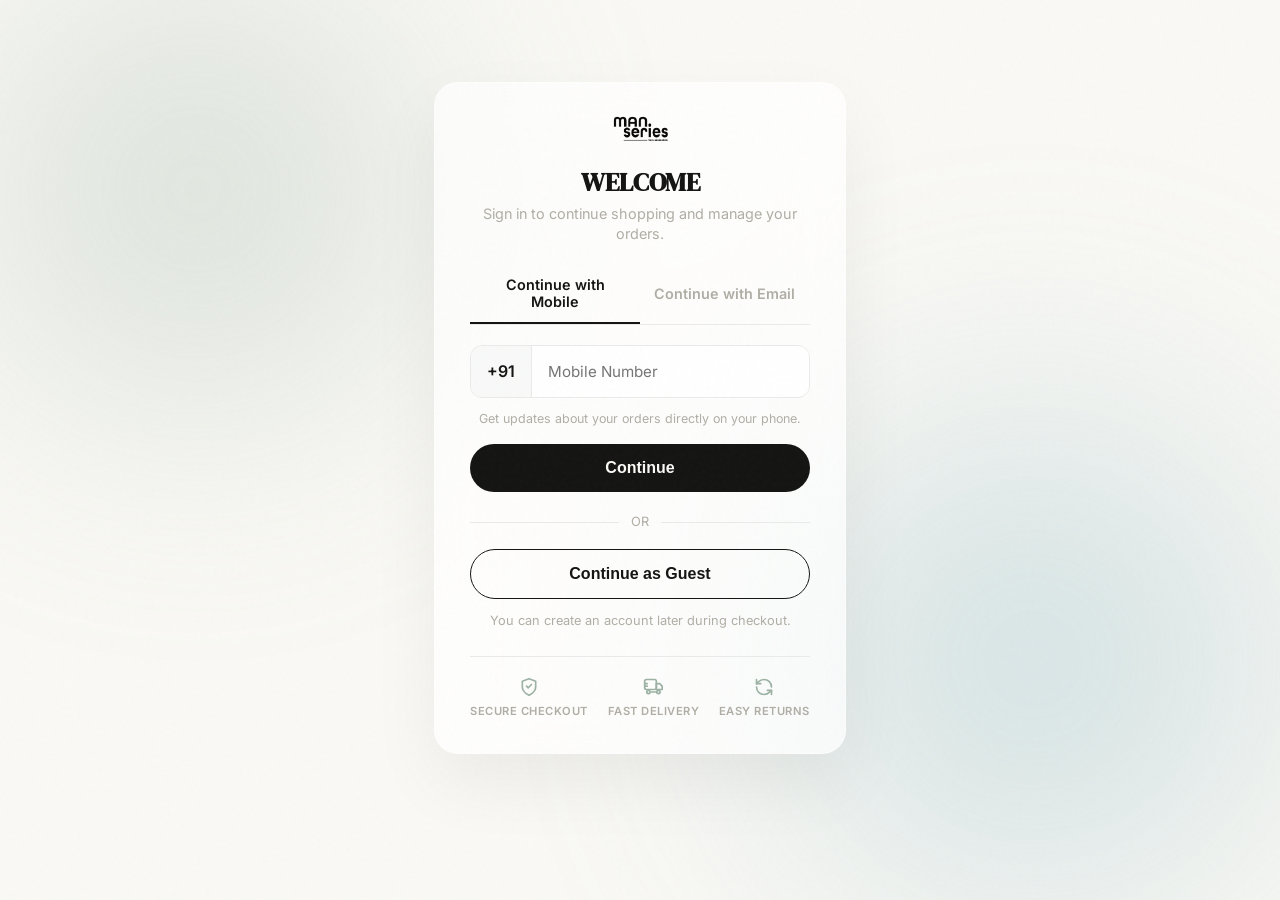
<file: account.html>
<!doctype html>
<html lang="en">
  <head>
    <meta charset="UTF-8" />
    <meta name="viewport" content="width=device-width, initial-scale=1.0" />
    <title>My Account | Man Series</title>
    <link
      rel="icon"
      type="image/png"
      href="Images/fav icon/favicon.png?v=2"
    />
    <script>
      // Anti-flicker script to prevent login flash when already logged in
      if (localStorage.getItem("isLoggedIn") === "true") {
        document.documentElement.classList.add("is-logged-in");
      }
    </script>
    <link rel="stylesheet" href="style.css?v=1780760820" />
    <style>
      .account-page-wrapper {
        padding: 8rem 0 4rem;
        min-height: 100vh;
        background: var(--cream);
        display: flex;
        flex-direction: column;
      }
      .account-page-wrapper .container {
        flex: 1;
        display: flex;
        flex-direction: column;
        justify-content: center;
        align-items: center;
      }

      body.auth-page-active #navbar {
        display: none !important;
      }
      body.auth-page-active .account-page-wrapper {
        padding-top: 0 !important;
      }

      html.is-logged-in #navbar {
        display: flex !important;
      }
      html.is-logged-in .account-page-wrapper {
        padding-top: 10rem !important;
      }
      html.is-logged-in #loginSection {
        display: none !important;
      }
      html.is-logged-in #accountSection {
        display: block !important;
      }

      /* --- DASHBOARD SECTION --- */
      .account-page-header {
        margin-bottom: 3rem;
        border-bottom: 1px solid var(--border-warm);
        padding-bottom: 1rem;
        animation: fadeUp 0.5s ease-out;
      }
      .account-page-header h1 {
        font-family: var(--font-display);
        font-size: 3rem;
        color: var(--charcoal);
        letter-spacing: -1px;
      }

      .account-grid {
        display: grid;
        grid-template-columns: 250px 1fr;
        gap: 3rem;
        animation: fadeUp 0.6s ease-out;
      }

      .account-sidebar {
        display: flex;
        flex-direction: column;
        gap: 0.5rem;
      }
      .account-nav-btn {
        background: transparent;
        border: none;
        text-align: left;
        padding: 1.2rem 1.5rem;
        border-radius: 16px;
        font-family: var(--font-heading);
        font-weight: 600;
        font-size: 0.95rem;
        color: var(--muted);
        cursor: pointer;
        transition: var(--transition-smooth);
      }
      .account-nav-btn:hover {
        background: rgba(0, 0, 0, 0.03);
        color: var(--charcoal);
        padding-left: 1.8rem;
      }
      .account-nav-btn.active {
        background: var(--warm-white);
        color: var(--charcoal);
        box-shadow: 0 4px 15px rgba(0, 0, 0, 0.03);
        border: 1px solid var(--border-warm);
      }

      .account-content {
        background: var(--warm-white);
        border: 1px solid var(--border-warm);
        border-radius: 32px;
        padding: 4rem;
        box-shadow: 0 20px 40px rgba(0, 0, 0, 0.02);
      }
      .account-content h2 {
        font-size: 2rem;
        color: var(--charcoal);
        margin-bottom: 2.5rem;
        font-family: var(--font-display);
      }

      /* --- SHARED FORM STYLES --- */
      .profile-form {
        display: flex;
        flex-direction: column;
        gap: 1.8rem;
        max-width: 500px;
      }
      .form-group {
        display: flex;
        flex-direction: column;
        gap: 0.6rem;
      }
      .form-group label {
        font-size: 0.75rem;
        font-weight: 700;
        color: var(--muted);
        text-transform: uppercase;
        letter-spacing: 1.5px;
      }
      .form-group input {
        padding: 1.2rem 1.5rem;
        border: 1px solid var(--border-warm);
        border-radius: 16px;
        background: var(--cream);
        font-family: var(--font-body);
        font-size: 1rem;
        color: var(--charcoal);
        transition: var(--transition-smooth);
      }
      .form-group input:focus {
        outline: none;
        border-color: var(--sage);
        box-shadow: 0 0 0 4px var(--sage-alpha);
        background: #fff;
      }

      .save-btn {
        padding: 1.2rem 2.5rem;
        background: var(--charcoal);
        color: var(--warm-white);
        border: none;
        border-radius: 100px;
        font-weight: 700;
        font-size: 1rem;
        cursor: pointer;
        align-self: flex-start;
        margin-top: 1rem;
        transition: var(--transition-spring);
        width: 100%;
      }
      .account-content .save-btn {
        width: auto;
      }
      .save-btn:hover {
        background: var(--ink);
        transform: translateY(-2px);
        box-shadow: 0 10px 20px rgba(0, 0, 0, 0.1);
      }

      @keyframes fadeUp {
        from {
          opacity: 0;
          transform: translateY(20px);
        }
        to {
          opacity: 1;
          transform: translateY(0);
        }
      }

      @media (max-width: 768px) {
        .account-page-wrapper {
          padding: 5rem 0 3rem;
        }
        .account-content {
          padding: 2rem;
          border-radius: 24px;
        }
        .auth-wrapper {
          padding: 2rem 1.5rem 0;
          border-radius: 24px;
          box-shadow: none;
          border: none;
          background: transparent;
        }
        .auth-wrapper h2 {
          font-size: 2.2rem;
          margin-bottom: 0.2rem;
        }
        .auth-wrapper p {
          font-size: 0.9rem;
          margin-bottom: 1.5rem;
        }
        .auth-form {
          gap: 1rem;
        }
        .form-group input {
          padding: 1rem 1.2rem;
          font-size: 0.95rem;
        }
        .save-btn {
          padding: 1rem 2rem;
          font-size: 0.95rem;
        }
        .account-grid {
          grid-template-columns: 1fr;
          gap: 2rem;
        }
        .account-sidebar {
          flex-direction: row;
          flex-wrap: wrap;
          overflow-x: visible;
          padding-bottom: 0.5rem;
        }
        .account-nav-btn {
          white-space: nowrap;
          padding: 0.8rem 1.2rem;
        }
        .account-nav-btn:hover {
          padding-left: 1.2rem;
        }
      }
    </style>
  </head>

  <body class="auth-page-active">
    <!-- Navigation -->

<header class="navbar navbar-light-page" id="navbar">
      <div class="container navbar-container">
        <div class="nav-brand">
          <button
            class="mobile-menu-btn"
            id="mobileMenuBtn"
            aria-label="Open Menu"
          >
            <svg
              class="icon-menu"
              width="22"
              height="22"
              viewBox="0 0 24 24"
              fill="none"
              stroke="currentColor"
              stroke-width="2"
              stroke-linecap="round"
              stroke-linejoin="round"
            >
              <line x1="3" y1="12" x2="21" y2="12"></line>
              <line x1="3" y1="6" x2="21" y2="6"></line>
              <line x1="3" y1="18" x2="21" y2="18"></line>
            </svg>
            <svg
              class="icon-close"
              width="22"
              height="22"
              viewBox="0 0 24 24"
              fill="none"
              stroke="currentColor"
              stroke-width="2"
              stroke-linecap="round"
              stroke-linejoin="round"
            >
              <line x1="18" y1="6" x2="6" y2="18"></line>
              <line x1="6" y1="6" x2="18" y2="18"></line>
            </svg>
          </button>
          <a href="index.html" class="logo" aria-label="Man Series Home">
            <img
              src="Images/Logo/full_logo.png"
              alt="Man Series"
              class="logo-img"
            />
          </a>
        </div>
        <nav class="nav-menu" id="navMenu">
          <ul class="nav-links">
            <li><a href="index.html">Home</a></li>
            <li><a href="series.html">Series</a></li>
            <li><a href="byos.html">B.Y.O.S.</a></li>
            <li><a href="about.html">About</a></li>
          </ul>
        </nav>
        <div class="nav-actions">
          <button class="search-trigger" id="searchTrigger" aria-label="Open Search">
            <svg width="22" height="22" viewBox="0 0 24 24" fill="none" stroke="currentColor" stroke-width="2" stroke-linecap="round" stroke-linejoin="round">
              <circle cx="11" cy="11" r="8"></circle>
              <line x1="21" y1="21" x2="16.65" y2="16.65"></line>
            </svg>
          </button>
          <a
            href="account.html"
            class="account-trigger"
            aria-label="My Account"
            style="margin-right: 5px"
          >
            <svg
              width="22"
              height="22"
              viewBox="0 0 24 24"
              fill="none"
              stroke="currentColor"
              stroke-width="2"
              stroke-linecap="round"
              stroke-linejoin="round"
            >
              <path d="M20 21v-2a4 4 0 0 0-4-4H8a4 4 0 0 0-4 4v2"></path>
              <circle cx="12" cy="7" r="4"></circle>
            </svg>
          </a>
          <button class="cart-trigger" id="cartTrigger" aria-label="Open Cart">
            <svg
              width="22"
              height="22"
              viewBox="0 0 24 24"
              fill="none"
              stroke="currentColor"
              stroke-width="2"
              stroke-linecap="round"
              stroke-linejoin="round"
            >
              <circle cx="9" cy="21" r="1"></circle>
              <circle cx="20" cy="21" r="1"></circle>
              <path
                d="M1 1h4l2.68 13.39a2 2 0 0 0 2 1.61h9.72a2 2 0 0 0 2-1.61L23 6H6"
              ></path>
            </svg>
            <span class="cart-count" id="cartBadgeCount">0</span>
          </button>
        </div>
      </div>
    </header>

    <main class="account-page-wrapper">
      <div class="container">
        <!-- LOGIN / SIGN UP SECTION -->
        <div id="loginSection" class="ms-auth-wrapper">
          <div class="ms-auth-card">
            <!-- Top Section -->
            <div class="ms-auth-header">
              <img
                src="Images/Logo/full_logo.png"
                alt="Man Series"
                class="ms-auth-logo"
              />
              <h2>WELCOME</h2>
              <p>Sign in to continue shopping and manage your orders.</p>
            </div>

            <!-- Auth Tabs -->
            <div class="ms-auth-tabs">
              <button
                class="ms-tab-btn active"
                id="tab-btn-mobile"
                onclick="switchAuthTab('mobile')"
              >
                Continue with Mobile
              </button>
              <button
                class="ms-tab-btn"
                id="tab-btn-email"
                onclick="switchAuthTab('email')"
              >
                Continue with Email
              </button>
            </div>

            <!-- Mobile Flow -->
            <div id="authFlowMobile" class="ms-auth-flow">
              <div id="mobileStep1">
                <div class="ms-input-group">
                  <span class="ms-country-code">+91</span>
                  <label for="mobileNumberInput" class="sr-only">Mobile Number</label>
                  <input
                    type="tel"
                    id="mobileNumberInput"
                    placeholder="Mobile Number"
                    maxlength="10"
                    inputmode="numeric"
                  />
                </div>
                <p class="ms-microcopy">
                  Get updates about your orders directly on your phone.
                </p>
                <button class="ms-primary-btn" onclick="sendOtp('mobile')">
                  Continue
                </button>
              </div>
              <div id="mobileStep2" style="display: none">
                <h3>Verify Your Number</h3>
                <p>Enter the 6-digit code sent to your mobile number.</p>
                <div class="ms-otp-container" id="mobileOtpBoxes">
                  <input type="tel" maxlength="1" inputmode="numeric" aria-label="Digit 1" />
                  <input type="tel" maxlength="1" inputmode="numeric" aria-label="Digit 2" />
                  <input type="tel" maxlength="1" inputmode="numeric" aria-label="Digit 3" />
                  <input type="tel" maxlength="1" inputmode="numeric" aria-label="Digit 4" />
                  <input type="tel" maxlength="1" inputmode="numeric" aria-label="Digit 5" />
                  <input type="tel" maxlength="1" inputmode="numeric" aria-label="Digit 6" />
                </div>
                <p
                  class="ms-error-text"
                  id="mobileErrorMsg"
                  role="alert"
                  style="display: none"
                ></p>
                <button class="ms-primary-btn" onclick="verifyOtp('mobile')">
                  Verify & Continue
                </button>
                <div class="ms-auth-options">
                  <button class="ms-text-btn" onclick="resendOtp('mobile')">
                    Resend OTP
                  </button>
                  <button class="ms-text-btn" onclick="changeLoginId('mobile')">
                    Change Number
                  </button>
                </div>
              </div>
            </div>

            <!-- Email Flow -->
            <div id="authFlowEmail" class="ms-auth-flow" style="display: none">
              <div id="emailStep1">
                <div class="ms-input-group">
                  <label for="emailAddressInput" class="sr-only">Email Address</label>
                  <input
                    type="email"
                    id="emailAddressInput"
                    placeholder="Email Address"
                  />
                </div>
                <p class="ms-microcopy">
                  Receive order confirmations and tracking updates.
                </p>
                <button class="ms-primary-btn" onclick="sendOtp('email')">
                  Continue
                </button>
              </div>
              <div id="emailStep2" style="display: none">
                <h3>Verify Your Email</h3>
                <p>Enter the 6-digit code sent to your email address.</p>
                <div class="ms-otp-container" id="emailOtpBoxes">
                  <input type="tel" maxlength="1" inputmode="numeric" aria-label="Digit 1" />
                  <input type="tel" maxlength="1" inputmode="numeric" aria-label="Digit 2" />
                  <input type="tel" maxlength="1" inputmode="numeric" aria-label="Digit 3" />
                  <input type="tel" maxlength="1" inputmode="numeric" aria-label="Digit 4" />
                  <input type="tel" maxlength="1" inputmode="numeric" aria-label="Digit 5" />
                  <input type="tel" maxlength="1" inputmode="numeric" aria-label="Digit 6" />
                </div>
                <p
                  class="ms-error-text"
                  id="emailErrorMsg"
                  role="alert"
                  style="display: none"
                ></p>
                <button class="ms-primary-btn" onclick="verifyOtp('email')">
                  Verify & Continue
                </button>
                <div class="ms-auth-options">
                  <button class="ms-text-btn" onclick="resendOtp('email')">
                    Resend Code
                  </button>
                  <button class="ms-text-btn" onclick="changeLoginId('email')">
                    Change Email
                  </button>
                </div>
              </div>
            </div>

            <!-- Guest Checkout -->
            <div class="ms-guest-section">
              <div class="ms-divider"><span>OR</span></div>
              <button class="ms-secondary-btn" onclick="continueAsGuest()">
                Continue as Guest
              </button>
              <p class="ms-guest-text">
                You can create an account later during checkout.
              </p>
            </div>

            <!-- Trust Bar -->
            <div class="ms-trust-bar">
              <div class="ms-trust-item">
                <svg viewBox="0 0 24 24" fill="none" stroke="currentColor" stroke-width="2" stroke-linecap="round" stroke-linejoin="round">
                  <path d="M12 22s8-4 8-10V5l-8-3-8 3v7c0 6 8 10 8 10z"></path>
                  <path d="m9 11 2 2 4-4"></path>
                </svg>
                <span>Secure Checkout</span>
              </div>
              <div class="ms-trust-item">
                <svg viewBox="0 0 24 24" fill="none" stroke="currentColor" stroke-width="2" stroke-linecap="round" stroke-linejoin="round">
                  <rect x="2" y="3" width="14" height="12" rx="2" ry="2"></rect>
                  <path d="M16 8h4l3 3v4h-7z"></path>
                  <circle cx="6.5" cy="18" r="2"></circle>
                  <circle cx="18.5" cy="18" r="2"></circle>
                  <path d="M10 18h6"></path>
                  <path d="M2 8h3M3 11h2"></path>
                </svg>
                <span>Fast Delivery</span>
              </div>
              <div class="ms-trust-item">
                <svg viewBox="0 0 24 24" fill="none" stroke="currentColor" stroke-width="2" stroke-linecap="round" stroke-linejoin="round">
                  <path d="M21 12a9 9 0 0 0-9-9 9.75 9.75 0 0 0-6.74 2.74L3 8"></path>
                  <polyline points="3 3 3 8 8 8"></polyline>
                  <path d="M3 12a9 9 0 0 0 9 9 9.75 9.75 0 0 0 6.74-2.74L21 16"></path>
                  <polyline points="21 21 21 16 16 16"></polyline>
                </svg>
                <span>Easy Returns</span>
              </div>
            </div>
          </div>
        </div>
      </div>
    </main>

    <!-- Search Overlay -->
    <div class="search-overlay" id="searchOverlay">
      <div class="search-container">
        <button class="search-close-btn" id="closeSearchBtn" aria-label="Close Search">&times;</button>
        <div class="search-box">
          <svg class="search-icon-inside" width="24" height="24" viewBox="0 0 24 24" fill="none" stroke="currentColor" stroke-width="2" stroke-linecap="round" stroke-linejoin="round">
            <circle cx="11" cy="11" r="8"></circle>
            <line x1="21" y1="21" x2="16.65" y2="16.65"></line>
          </svg>
          <input type="text" id="searchInput" placeholder="Search products, ingredients..." autocomplete="off">
        </div>
        <div class="search-results" id="searchResults"></div>
      </div>
    </div>

    <script src="app.js?v=1780760816"></script>
    <script>
      window.addEventListener("DOMContentLoaded", () => {
        const isLoggedIn = localStorage.getItem("isLoggedIn") === "true";
        if (isLoggedIn) {
          window.location.href = "payment.html";
        }
      });
    </script>
  </body>
</html>
</file>
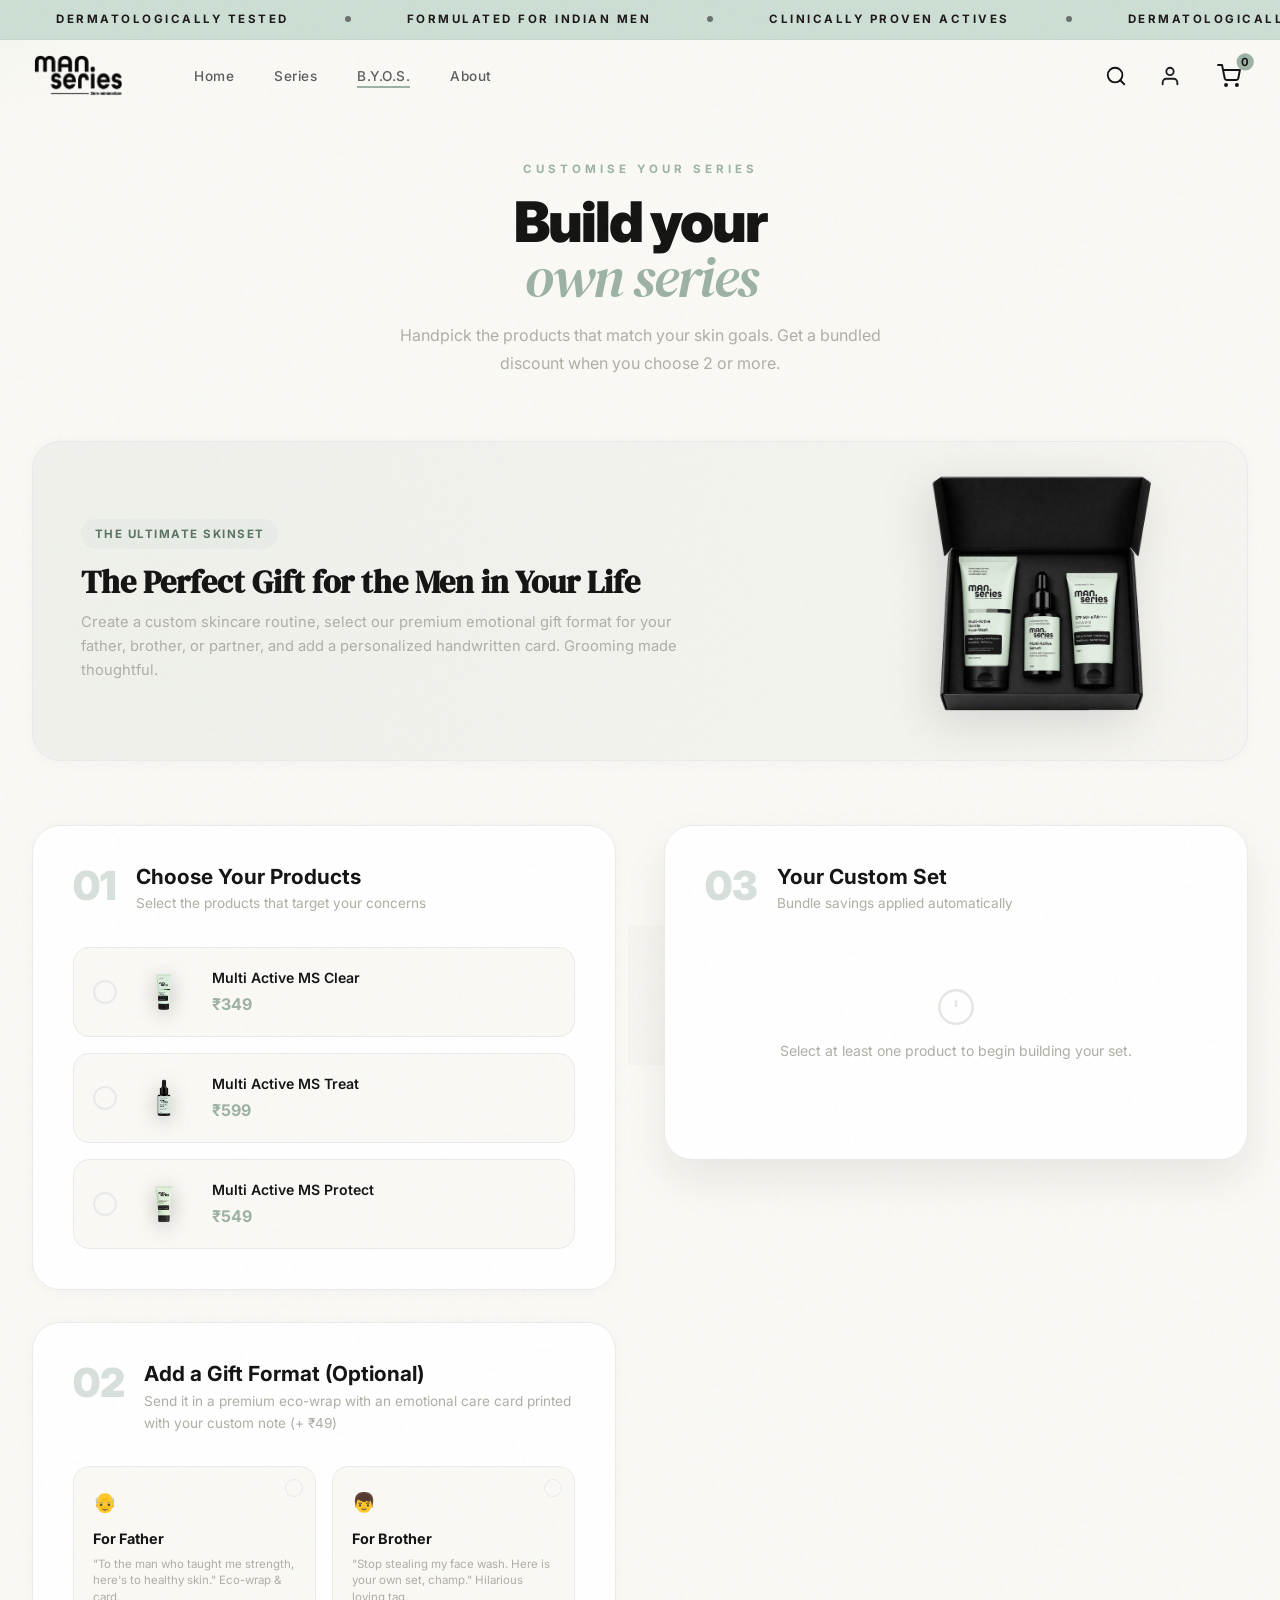
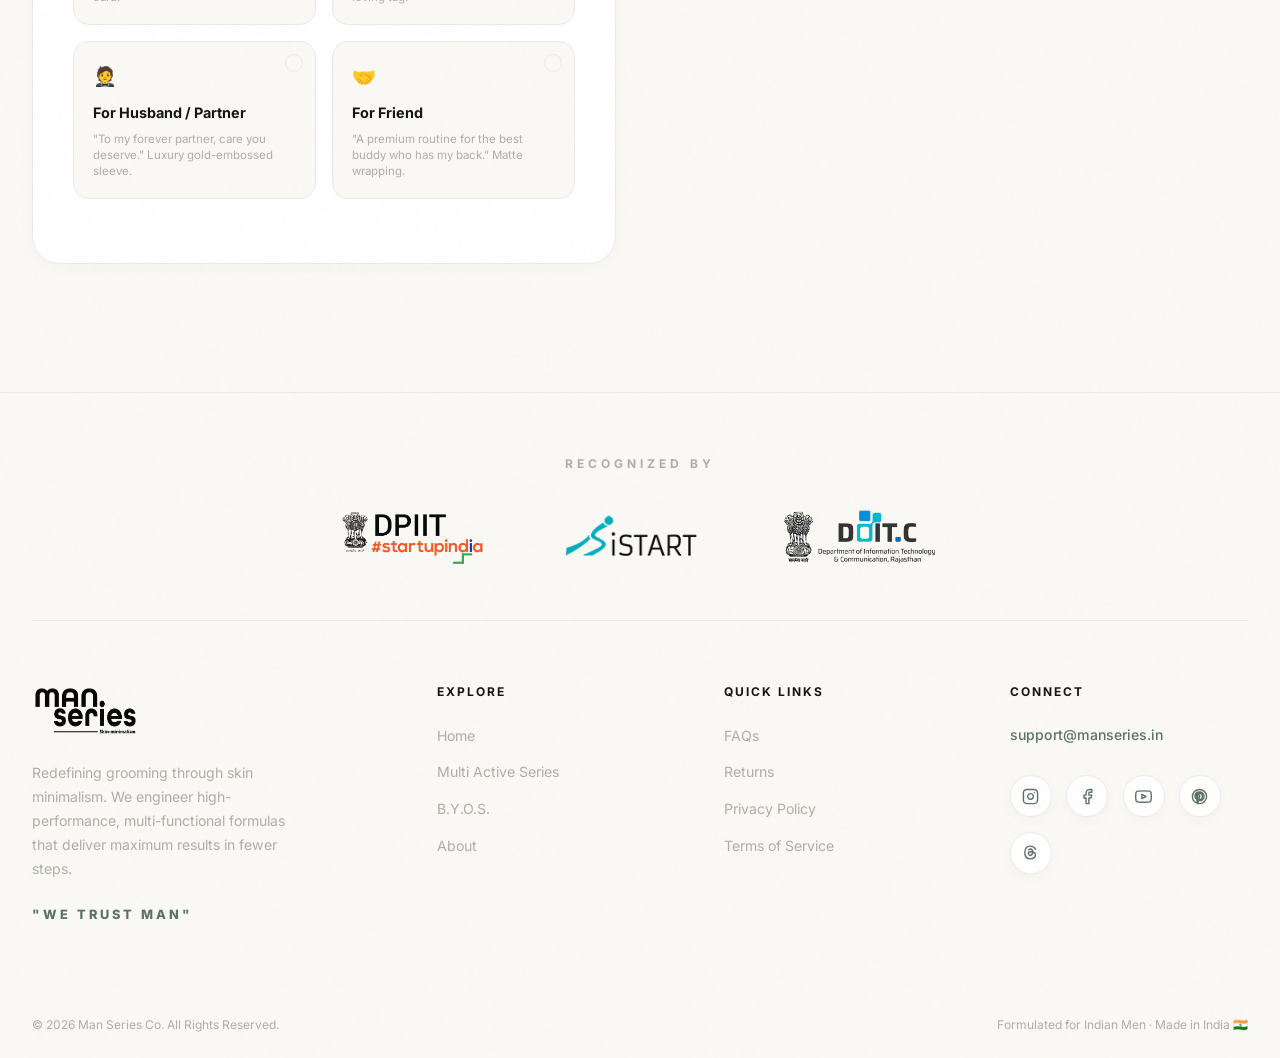
<file: byos.html>
<!DOCTYPE html>
<html lang="en">

<head>
  <meta charset="UTF-8">
  <meta name="viewport" content="width=device-width, initial-scale=1.0">
  <title>B.Y.O.S. — Build Your Own Set | Man Series</title>
  <meta name="description"
    content="Build your own skincare set. Handpick from 3 clinical products, get bundle discounts up to 15% off. Custom routine for Indian men.">
  <meta name="author" content="Man Series Co.">
  <link rel="icon" type="image/png" href="Images/fav icon/favicon.png?v=2">
  <link rel="stylesheet" href="style.css?v=1780760820">
</head>

<body>

  <div class="cursor-glow" id="cursorGlow"></div>



    <!-- Announcement Bar -->
  <div class="announcement-bar">
    <div class="announcement-track">
      <span class="announcement-item">dermatologically tested <span class="sep"></span></span>
      <span class="announcement-item">Formulated for Indian Men <span class="sep"></span></span>
      <span class="announcement-item">Clinically Proven Actives <span class="sep"></span></span>
      <span class="announcement-item">dermatologically tested <span class="sep"></span></span>
      <span class="announcement-item">Formulated for Indian Men <span class="sep"></span></span>
      <span class="announcement-item">Clinically Proven Actives <span class="sep"></span></span>
      <span class="announcement-item">dermatologically tested <span class="sep"></span></span>
      <span class="announcement-item">Formulated for Indian Men <span class="sep"></span></span>
      <span class="announcement-item">Clinically Proven Actives <span class="sep"></span></span>
      <span class="announcement-item">dermatologically tested <span class="sep"></span></span>
      <span class="announcement-item">Formulated for Indian Men <span class="sep"></span></span>
      <span class="announcement-item">Clinically Proven Actives <span class="sep"></span></span>
    </div>
  </div>

  <!-- Navigation -->
  <header class="navbar navbar-light-page" id="navbar">
    <div class="container navbar-container">
      <div class="nav-brand">
        <button class="mobile-menu-btn" id="mobileMenuBtn" aria-label="Open Menu">
          <svg class="icon-menu" width="22" height="22" viewBox="0 0 24 24" fill="none" stroke="currentColor" stroke-width="2" stroke-linecap="round" stroke-linejoin="round">
            <line x1="3" y1="12" x2="21" y2="12"></line>
            <line x1="3" y1="6" x2="21" y2="6"></line>
            <line x1="3" y1="18" x2="21" y2="18"></line>
          </svg>
          <svg class="icon-close" width="22" height="22" viewBox="0 0 24 24" fill="none" stroke="currentColor" stroke-width="2" stroke-linecap="round" stroke-linejoin="round">
            <line x1="18" y1="6" x2="6" y2="18"></line>
            <line x1="6" y1="6" x2="18" y2="18"></line>
          </svg>
        </button>
        <a href="index.html" class="logo" aria-label="Man Series Home">
          <img src="Images/Logo/full_logo.png" alt="Man Series" class="logo-img">
        </a>
      </div>
      <nav class="nav-menu" id="navMenu">
        <ul class="nav-links">
          <li><a href="index.html">Home</a></li>
          <li><a href="series.html">Series</a></li>
          <li><a href="byos.html" class="nav-active">B.Y.O.S.</a></li>
          <li><a href="about.html">About</a></li>
        </ul>
      </nav>
      <div class="nav-actions">
        <button class="search-trigger" id="searchTrigger" aria-label="Open Search">
          <svg width="22" height="22" viewBox="0 0 24 24" fill="none" stroke="currentColor" stroke-width="2" stroke-linecap="round" stroke-linejoin="round">
            <circle cx="11" cy="11" r="8"></circle>
            <line x1="21" y1="21" x2="16.65" y2="16.65"></line>
          </svg>
        </button>
        <a href="account.html" class="account-trigger" aria-label="My Account" style="margin-right: 5px;">
          <svg width="22" height="22" viewBox="0 0 24 24" fill="none" stroke="currentColor" stroke-width="2" stroke-linecap="round" stroke-linejoin="round">
            <path d="M20 21v-2a4 4 0 0 0-4-4H8a4 4 0 0 0-4 4v2"></path>
            <circle cx="12" cy="7" r="4"></circle>
          </svg>
        </a>
        <button class="cart-trigger" id="cartTrigger" aria-label="Open Cart">
          <svg width="22" height="22" viewBox="0 0 24 24" fill="none" stroke="currentColor" stroke-width="2"
            stroke-linecap="round" stroke-linejoin="round">
            <circle cx="9" cy="21" r="1"></circle>
            <circle cx="20" cy="21" r="1"></circle>
            <path d="M1 1h4l2.68 13.39a2 2 0 0 0 2 1.61h9.72a2 2 0 0 0 2-1.61L23 6H6"></path>
          </svg>
          <span class="cart-count" id="cartBadgeCount">0</span>
        </button>
      </div>
    </div>
  </header>


  <!-- ═══════════════════════════════════════════════
       B.Y.O.S. — BUILD YOUR OWN SET
       ═══════════════════════════════════════════════ -->
  <section class="byos" id="byos" style="padding-top: 10rem;">
    <div class="bg-watermark">BUILD</div>
    <div class="container">
      <div class="byos-header reveal">
        <span class="eyebrow">CUSTOMISE YOUR SERIES</span>
        <h2 style="font-size: 3.5rem; letter-spacing: -2px; margin-bottom: 1rem; line-height: 1;">
          <span class="line-normal">Build your</span>
          <span class="line-italic">own series</span>
        </h2>
        <p>Handpick the products that match your skin goals. Get a bundled discount when you choose 2 or more.</p>
      </div>

      <!-- BYOS Image Showcase Banner -->
      <div class="byos-hero-banner reveal">
        <div class="byos-banner-content">
          <span class="byos-banner-eyebrow">THE ULTIMATE SKINSET</span>
          <h3 class="byos-banner-title">The Perfect Gift for the Men in Your Life</h3>
          <p class="byos-banner-desc">Create a custom skincare routine, select our premium emotional gift format for your father, brother, or partner, and add a personalized handwritten card. Grooming made thoughtful.</p>
        </div>
        <img src="Images/byos.png" alt="Build Your Own Set" class="byos-banner-img">
      </div>

      <div class="byos-wrapper">
        <!-- Step 1: Select Products & Step 2: Gift Selection in Column 1 -->
        <div style="display: flex; flex-direction: column; gap: 2rem;">
          <!-- Step 1: Select Products -->
          <div class="byos-step reveal">
            <div class="byos-step-header">
              <div class="step-num">01</div>
              <div>
                <h3>Choose Your Products</h3>
                <p>Select the products that target your concerns</p>
              </div>
            </div>
            <div class="byos-selector">
              <div class="byos-product-tile" data-byos-id="fw" onclick="toggleByos(this)">
                <div class="byos-tile-check"><svg width="14" height="14" viewBox="0 0 24 24" fill="none"
                    stroke="currentColor" stroke-width="3">
                    <polyline points="20 6 9 17 4 12"></polyline>
                  </svg></div>
                <img src="Images/Face wash/Transparent_Facewash.png?v=3" alt="Multi Active MS Clear" class="byos-tile-img">
                <div class="byos-tile-info">
                  <span>Multi Active MS Clear</span>
                  <strong>₹349</strong>
                </div>
              </div>
              <div class="byos-product-tile" data-byos-id="sr" onclick="toggleByos(this)">
                <div class="byos-tile-check"><svg width="14" height="14" viewBox="0 0 24 24" fill="none"
                    stroke="currentColor" stroke-width="3">
                    <polyline points="20 6 9 17 4 12"></polyline>
                  </svg></div>
                <img src="Images/Serum/Transparent_Serum.png?v=3" alt="Multi Active MS Treat" class="byos-tile-img">
                <div class="byos-tile-info">
                  <span>Multi Active MS Treat</span>
                  <strong>₹599</strong>
                </div>
              </div>
              <div class="byos-product-tile" data-byos-id="ss" onclick="toggleByos(this)">
                <div class="byos-tile-check"><svg width="14" height="14" viewBox="0 0 24 24" fill="none"
                    stroke="currentColor" stroke-width="3">
                    <polyline points="20 6 9 17 4 12"></polyline>
                  </svg></div>
                <img src="Images/Sunscreen/Transparent_Sunscreen.png?v=3" alt="Multi Active MS Protect" class="byos-tile-img">
                <div class="byos-tile-info">
                  <span>Multi Active MS Protect</span>
                  <strong>₹549</strong>
                </div>
              </div>
            </div>
          </div>

          <!-- Step 2: Choose Gift Wrap Format -->
          <div class="byos-step reveal">
            <div class="byos-step-header">
              <div class="step-num">02</div>
              <div>
                <h3>Add a Gift Format (Optional)</h3>
                <p>Send it in a premium eco-wrap with an emotional care card printed with your custom note (+ ₹49)</p>
              </div>
            </div>
            
            <div class="gift-selector" style="display: grid; grid-template-columns: 1fr 1fr; gap: 1rem; margin-bottom: 1.5rem;">
              <!-- Father -->
              <div class="gift-tile" data-gift-id="father" onclick="toggleGift('father')" style="border: 1.5px solid var(--border-warm); border-radius: 16px; padding: 1.2rem; cursor: pointer; background: var(--cream); transition: var(--transition-spring); display: flex; flex-direction: column; gap: 0.4rem; position: relative;">
                <div class="gift-check" style="position: absolute; top: 12px; right: 12px; width: 18px; height: 18px; border-radius: 50%; border: 1.5px solid var(--border-warm); display: flex; align-items: center; justify-content: center; font-size: 0.65rem; color: transparent; background: transparent; transition: var(--transition-smooth);">✓</div>
                <span style="font-size: 1.2rem;">👴</span>
                <strong style="font-family: var(--font-heading); font-size: 0.9rem; color: var(--charcoal); margin-top: 0.2rem;">For Father</strong>
                <span style="font-size: 0.72rem; color: var(--muted); line-height: 1.4;">"To the man who taught me strength, here's to healthy skin." Eco-wrap &amp; card.</span>
              </div>
              <!-- Brother -->
              <div class="gift-tile" data-gift-id="brother" onclick="toggleGift('brother')" style="border: 1.5px solid var(--border-warm); border-radius: 16px; padding: 1.2rem; cursor: pointer; background: var(--cream); transition: var(--transition-spring); display: flex; flex-direction: column; gap: 0.4rem; position: relative;">
                <div class="gift-check" style="position: absolute; top: 12px; right: 12px; width: 18px; height: 18px; border-radius: 50%; border: 1.5px solid var(--border-warm); display: flex; align-items: center; justify-content: center; font-size: 0.65rem; color: transparent; background: transparent; transition: var(--transition-smooth);">✓</div>
                <span style="font-size: 1.2rem;">👦</span>
                <strong style="font-family: var(--font-heading); font-size: 0.9rem; color: var(--charcoal); margin-top: 0.2rem;">For Brother</strong>
                <span style="font-size: 0.72rem; color: var(--muted); line-height: 1.4;">"Stop stealing my face wash. Here is your own set, champ." Hilarious loving tag.</span>
              </div>
              <!-- Husband -->
              <div class="gift-tile" data-gift-id="husband" onclick="toggleGift('husband')" style="border: 1.5px solid var(--border-warm); border-radius: 16px; padding: 1.2rem; cursor: pointer; background: var(--cream); transition: var(--transition-spring); display: flex; flex-direction: column; gap: 0.4rem; position: relative;">
                <div class="gift-check" style="position: absolute; top: 12px; right: 12px; width: 18px; height: 18px; border-radius: 50%; border: 1.5px solid var(--border-warm); display: flex; align-items: center; justify-content: center; font-size: 0.65rem; color: transparent; background: transparent; transition: var(--transition-smooth);">✓</div>
                <span style="font-size: 1.2rem;">🤵</span>
                <strong style="font-family: var(--font-heading); font-size: 0.9rem; color: var(--charcoal); margin-top: 0.2rem;">For Husband / Partner</strong>
                <span style="font-size: 0.72rem; color: var(--muted); line-height: 1.4;">"To my forever partner, care you deserve." Luxury gold-embossed sleeve.</span>
              </div>
              <!-- Friend -->
              <div class="gift-tile" data-gift-id="friend" onclick="toggleGift('friend')" style="border: 1.5px solid var(--border-warm); border-radius: 16px; padding: 1.2rem; cursor: pointer; background: var(--cream); transition: var(--transition-spring); display: flex; flex-direction: column; gap: 0.4rem; position: relative;">
                <div class="gift-check" style="position: absolute; top: 12px; right: 12px; width: 18px; height: 18px; border-radius: 50%; border: 1.5px solid var(--border-warm); display: flex; align-items: center; justify-content: center; font-size: 0.65rem; color: transparent; background: transparent; transition: var(--transition-smooth);">✓</div>
                <span style="font-size: 1.2rem;">🤝</span>
                <strong style="font-family: var(--font-heading); font-size: 0.9rem; color: var(--charcoal); margin-top: 0.2rem;">For Friend</strong>
                <span style="font-size: 0.72rem; color: var(--muted); line-height: 1.4;">"A premium routine for the best buddy who has my back." Matte wrapping.</span>
              </div>
            </div>

            <!-- Handwritten Note Box -->
            <div id="giftNoteSection" style="display: none; animation: fadeUp 0.4s ease-out;">
              <label for="giftNote" style="font-family: var(--font-heading); font-size: 0.85rem; font-weight: 700; color: var(--charcoal); display: block; margin-bottom: 0.5rem;">Custom Message on Card (Optional)</label>
              <textarea id="giftNote" rows="2" placeholder="Write a short personal note to print on the care card..." style="width: 100%; border: 1.5px solid var(--border-warm); border-radius: 12px; padding: 0.8rem; font-family: var(--font-body); font-size: 0.85rem; outline: none; transition: border-color 0.3s; background: var(--cream); resize: vertical;"></textarea>
            </div>
          </div>
        </div>

        <!-- Step 3: Summary -->
        <div class="byos-summary reveal">
          <div class="byos-step-header">
            <div class="step-num">03</div>
            <div>
              <h3>Your Custom Set</h3>
              <p>Bundle savings applied automatically</p>
            </div>
          </div>
          <div class="byos-summary-box" id="byosSummary">
            <div class="byos-empty-state" id="byosEmpty">
              <svg width="40" height="40" viewBox="0 0 24 24" fill="none" stroke="currentColor" stroke-width="1.5">
                <circle cx="12" cy="12" r="10" />
                <line x1="12" y1="8" x2="12" y2="12" />
                <line x1="12" y1="16" x2="12.01" y2="16" />
              </svg>
              <p>Select at least one product to begin building your set.</p>
            </div>
            <div class="byos-selected-items" id="byosItems"></div>
            <div class="byos-pricing" id="byosPricing" style="display:none">
              <div class="byos-price-row">
                <span>Subtotal</span>
                <span id="byosSubtotal">₹0</span>
              </div>
              <div class="byos-price-row discount">
                <span id="byosDiscountLabel">Bundle Discount</span>
                <span id="byosDiscount" class="discount-val">−₹0</span>
              </div>
              <div class="byos-price-row" id="byosGiftRow" style="display:none;">
                <span id="byosGiftLabel">Gift Wrap (For Brother)</span>
                <span id="byosGiftPrice">₹49</span>
              </div>
              <div class="byos-price-row total">
                <span>You Pay</span>
                <span id="byosTotal">₹0</span>
              </div>
            </div>
            <button class="byos-cta" id="byosAddBtn" style="display:none" onclick="addByosToCart()">Add Set to Routine
              →</button>
          </div>
        </div>
      </div>
    </div>
  </section>


  <!-- Footer -->
  <footer>
    <div class="container">
            <!-- Recognition Strip (Footer Integration) -->
      <div class="recognition-strip-footer">
        <h3 class="recognition-title">RECOGNIZED BY</h3>
        <div class="recognition-logos">
          <img src="Images/Recognition/gov-login-img.png" alt="DoIT.C" class="recognition-logo-img">
          <img src="Images/Recognition/istart_logo.png" alt="iStart Rajasthan" class="recognition-logo-img">
          <img src="Images/Recognition/logo.png" alt="Startup India" class="recognition-logo-img">
        </div>
      </div>

      <div class="footer-grid">
        <div class="footer-brand">
          <img src="Images/Logo/full_logo.png" alt="Man Series" class="footer-logo"
            style="height: 36px; margin-bottom: 1.5rem;">
          <p>Redefining grooming through skin minimalism. We engineer high-performance, multi-functional formulas that deliver maximum results in fewer steps.</p>
          <div class="footer-manifesto">"WE TRUST MAN"</div>
        </div>
        <div class="footer-links">
          <h4>Explore</h4>
          <ul>
            <li><a href="index.html">Home</a></li>
            <li><a href="series.html">Multi Active Series</a></li>
            <li><a href="byos.html">B.Y.O.S.</a></li>
            <li><a href="about.html">About</a></li>
          </ul>
        </div>
        <div class="footer-links">
          <h4>Quick Links</h4>
          <ul>
            <li><a href="faqs.html">FAQs</a></li>
            <li><a href="returns.html">Returns</a></li>
            <li><a href="privacy.html">Privacy Policy</a></li>
            <li><a href="terms.html">Terms of Service</a></li>
          </ul>
        </div>
        <div class="footer-contact">
          <h4>Connect</h4>
          <p><a href="mailto:support@manseries.in">support@manseries.in</a></p>
          <div class="social-icons">
            <a href="https://www.instagram.com/manseries.in" class="social-icon" aria-label="Instagram" target="_blank"
              rel="noopener noreferrer">
              <svg xmlns="http://www.w3.org/2000/svg" width="16" height="16" viewBox="0 0 24 24" fill="none"
                stroke="currentColor" stroke-width="2" stroke-linecap="round" stroke-linejoin="round">
                <rect x="2" y="2" width="20" height="20" rx="5" ry="5"></rect>
                <path d="M16 11.37A4 4 0 1 1 12.63 8 4 4 0 0 1 16 11.37z"></path>
                <line x1="17.5" y1="6.5" x2="17.51" y2="6.5"></line>
              </svg>
            </a>
            <a href="https://www.facebook.com/profile.php?id=61577519865089" class="social-icon" aria-label="Facebook" target="_blank"
              rel="noopener noreferrer">
              <svg xmlns="http://www.w3.org/2000/svg" width="16" height="16" viewBox="0 0 24 24" fill="none"
                stroke="currentColor" stroke-width="2" stroke-linecap="round" stroke-linejoin="round">
                <path d="M18 2h-3a5 5 0 0 0-5 5v3H7v4h3v8h4v-8h3l1-4h-4V7a1 1 0 0 1 1-1h3z"></path>
              </svg>
            </a>
            <a href="https://www.youtube.com/@man.series_in" class="social-icon" aria-label="YouTube" target="_blank"
              rel="noopener noreferrer">
              <svg xmlns="http://www.w3.org/2000/svg" width="16" height="16" viewBox="0 0 24 24" fill="none"
                stroke="currentColor" stroke-width="2" stroke-linecap="round" stroke-linejoin="round">
                <path
                  d="M22.54 6.42a2.78 2.78 0 0 0-1.95-1.96C18.88 4 12 4 12 4s-6.88 0-8.59.46a2.78 2.78 0 0 0-1.95 1.96A29 29 0 0 0 1 12a29 29 0 0 0 .46 5.58A2.78 2.78 0 0 0 3.41 19.54C5.12 20 12 20 12 20s6.88 0 8.59-.46a2.78 2.78 0 0 0 1.95-1.96A29 29 0 0 0 23 12a29 29 0 0 0-.46-5.58z">
                </path>
                <polygon points="9.75 15.02 15.5 12 9.75 8.98 9.75 15.02"></polygon>
              </svg>
            </a>
            <a href="https://www.pinterest.com/manseries01" class="social-icon" aria-label="Pinterest" target="_blank"
              rel="noopener noreferrer">
              <svg xmlns="http://www.w3.org/2000/svg" width="16" height="16" viewBox="0 0 24 24" fill="none"
                stroke="currentColor" stroke-width="2" stroke-linecap="round" stroke-linejoin="round">
                <path
                  d="M12 2C6.477 2 2 6.477 2 12c0 4.236 2.636 7.855 6.356 9.312-.088-.791-.167-2.005.035-2.868.181-.78 1.172-4.97 1.172-4.97s-.299-.598-.299-1.482c0-1.388.806-2.428 1.808-2.428.853 0 1.267.641 1.267 1.408 0 .858-.546 2.14-.828 3.33-.236.995.499 1.806 1.476 1.806 1.772 0 3.137-1.868 3.137-4.561 0-2.387-1.715-4.052-4.163-4.052-2.838 0-4.5 2.126-4.5 4.326 0 .857.33 1.775.742 2.276a.3.3 0 0 1 .069.285c-.076.315-.244.995-.277 1.134-.044.183-.145.222-.335.134-1.249-.581-2.03-2.407-2.03-3.874 0-3.154 2.292-6.052 6.608-6.052 3.469 0 6.165 2.473 6.165 5.776 0 3.447-2.173 6.22-5.19 6.22-1.013 0-1.966-.527-2.292-1.148l-.623 2.378c-.226.869-.835 1.958-1.244 2.621.937.29 1.931.446 2.962.446 5.523 0 10-4.477 10-10S17.523 2 12 2z" />
              </svg>
            </a>
            <a href="https://www.threads.net/@manseries.in" class="social-icon" aria-label="Threads" target="_blank"
              rel="noopener noreferrer">
              <svg xmlns="http://www.w3.org/2000/svg" width="16" height="16" viewBox="0 0 24 24" fill="none"
                stroke="currentColor" stroke-width="2" stroke-linecap="round" stroke-linejoin="round">
                <path stroke="none" d="M0 0h24v24H0z" fill="none"/>
                <path d="M19 7.5c-1.333 -3 -3.667 -4.5 -7 -4.5c-5 0 -8 2.5 -8 9s3.5 9 8 9s7 -3 7 -5s-1 -5 -7 -5c-2.5 0 -3 1.25 -3 2.5c0 1.5 1 2.5 2.5 2.5c2.5 0 3.5 -1.5 3.5 -5s-2 -4 -3 -4s-1.833 .333 -2.5 1" />
              </svg>
            </a>
          </div>
        </div>
      </div>
      <div class="footer-bottom">
        <p>&copy; 2026 Man Series Co. All Rights Reserved.</p>
        <p>Formulated for Indian Men · Made in India <span role="img" aria-label="India Flag">🇮🇳</span></p>
      </div>
    </div>
  </footer>

  <!-- Search Overlay -->
  <div class="search-overlay" id="searchOverlay">
    <div class="search-container">
      <button class="search-close-btn" id="closeSearchBtn" aria-label="Close Search">&times;</button>
      <div class="search-box">
        <svg class="search-icon-inside" width="24" height="24" viewBox="0 0 24 24" fill="none" stroke="currentColor" stroke-width="2" stroke-linecap="round" stroke-linejoin="round">
          <circle cx="11" cy="11" r="8"></circle>
          <line x1="21" y1="21" x2="16.65" y2="16.65"></line>
        </svg>
        <input type="text" id="searchInput" placeholder="Search products, ingredients..." autocomplete="off">
      </div>
      <div class="search-results" id="searchResults"></div>
    </div>
  </div>

  <script src="app.js?v=1780760816"></script>
</body>

</html>
</file>
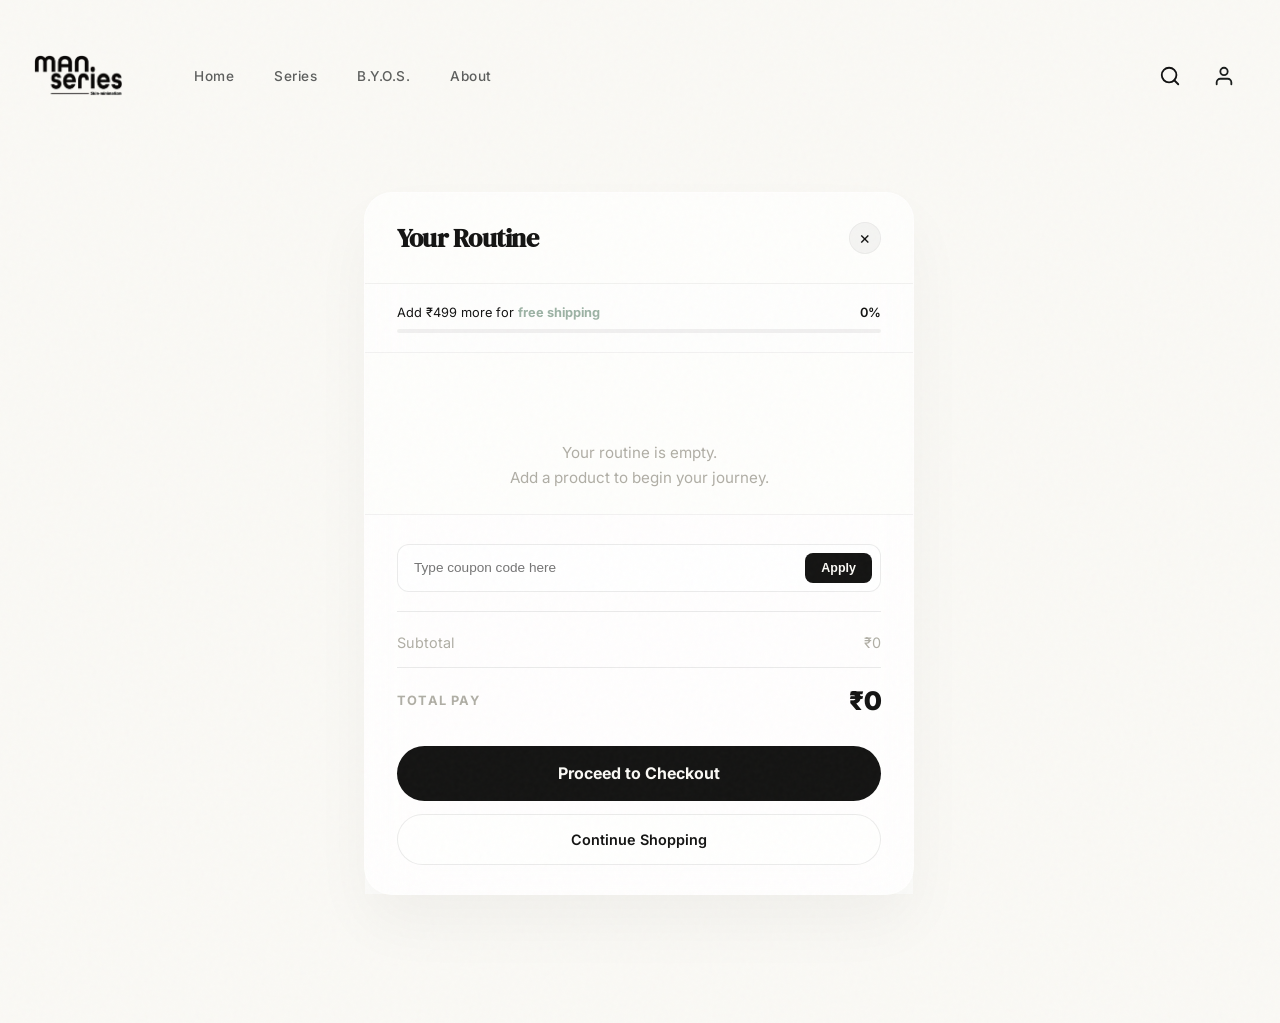
<file: cart.html>
<!DOCTYPE html>
<html lang="en">

<head>
  <meta charset="UTF-8">
  <meta name="viewport" content="width=device-width, initial-scale=1.0">
  <title>Your Routine | Man Series</title>
  <link rel="icon" type="image/png" href="Images/fav icon/favicon.png?v=2">
  <link rel="stylesheet" href="style.css?v=1780760820">
  <style>
    .cart-page-wrapper {
      padding: 10rem 0 6rem;
      min-height: 85vh;
      background: var(--cream);
      display: flex;
      justify-content: center;
      align-items: center;
    }
    .cart-page-card {
      background: rgba(255, 255, 255, 0.72);
      backdrop-filter: blur(28px) saturate(1.3);
      -webkit-backdrop-filter: blur(28px) saturate(1.3);
      border: 1px solid rgba(255, 255, 255, 0.5);
      border-radius: 28px;
      box-shadow: 0 30px 60px rgba(0, 0, 0, 0.04);
      width: 100%;
      max-width: 550px;
      display: flex;
      flex-direction: column;
      animation: fadeUp 0.6s cubic-bezier(0.16, 1, 0.3, 1) forwards;
    }
    
    @keyframes fadeUp {
      from { opacity: 0; transform: translateY(20px); }
      to { opacity: 1; transform: translateY(0); }
    }
    
    @media (max-width: 600px) {
      .cart-page-wrapper {
        padding: 6rem 0 3rem;
      }
      .cart-page-card {
        border-radius: 0;
        border: none;
        box-shadow: none;
        background: transparent;
      }
    }
  </style>
</head>

<body>
  <!-- Navigation -->
  <header class="navbar navbar-light-page" id="navbar">
    <div class="container navbar-container">
      <div class="nav-brand">
        <button class="mobile-menu-btn" id="mobileMenuBtn" aria-label="Open Menu">
          <svg class="icon-menu" width="22" height="22" viewBox="0 0 24 24" fill="none" stroke="currentColor" stroke-width="2" stroke-linecap="round" stroke-linejoin="round">
            <line x1="3" y1="12" x2="21" y2="12"></line>
            <line x1="3" y1="6" x2="21" y2="6"></line>
            <line x1="3" y1="18" x2="21" y2="18"></line>
          </svg>
          <svg class="icon-close" width="22" height="22" viewBox="0 0 24 24" fill="none" stroke="currentColor" stroke-width="2" stroke-linecap="round" stroke-linejoin="round">
            <line x1="18" y1="6" x2="6" y2="18"></line>
            <line x1="6" y1="6" x2="18" y2="18"></line>
          </svg>
        </button>
        <a href="index.html" class="logo" aria-label="Man Series Home">
          <img src="Images/Logo/full_logo.png" alt="Man Series" class="logo-img">
        </a>
      </div>
      <nav class="nav-menu" id="navMenu">
        <ul class="nav-links">
          <li><a href="index.html">Home</a></li>
          <li><a href="series.html">Series</a></li>
          <li><a href="byos.html">B.Y.O.S.</a></li>
          <li><a href="about.html">About</a></li>
        </ul>
      </nav>
      <div class="nav-actions">
        <button class="search-trigger" id="searchTrigger" aria-label="Open Search">
          <svg width="22" height="22" viewBox="0 0 24 24" fill="none" stroke="currentColor" stroke-width="2" stroke-linecap="round" stroke-linejoin="round">
            <circle cx="11" cy="11" r="8"></circle>
            <line x1="21" y1="21" x2="16.65" y2="16.65"></line>
          </svg>
        </button>
        <a href="account.html" class="account-trigger" aria-label="My Account" style="margin-right: 5px;">
          <svg width="22" height="22" viewBox="0 0 24 24" fill="none" stroke="currentColor" stroke-width="2" stroke-linecap="round" stroke-linejoin="round">
            <path d="M20 21v-2a4 4 0 0 0-4-4H8a4 4 0 0 0-4 4v2"></path>
            <circle cx="12" cy="7" r="4"></circle>
          </svg>
        </a>
        <button class="cart-trigger" id="cartTrigger" aria-label="Open Cart" style="display:none;"></button>
      </div>
    </div>
  </header>

  <main class="cart-page-wrapper">
    <div class="container" style="max-width: 600px; padding: 2rem 1.5rem;">
      <div class="cart-page-card">
        
        <!-- Header -->
        <div class="cart-drawer-header">
          <h3>Your Routine</h3>
          <a href="series.html" class="close-cart-btn" style="text-decoration: none;">&times;</a>
        </div>

        <!-- Shipping Progress -->
        <div class="shipping-progress">
          <div style="display:flex; justify-content:space-between; font-size:0.8rem; margin-bottom:6px;">
            <span id="shippingMessage">Add items for free shipping</span>
            <span id="shippingPercent" style="font-weight:600;">0%</span>
          </div>
          <div class="shipping-bar-bg">
            <div class="shipping-fill" id="shippingFill" style="width: 0%"></div>
          </div>
        </div>

        <!-- Items Container -->
        <div class="cart-items-container" id="cartItemsContainer" style="max-height: 480px; overflow-y: auto;">
          <!-- Injected dynamically by app.js -->
        </div>

        <!-- Footer -->
        <div class="cart-drawer-footer">
          <!-- Coupon Box -->
          <div class="drawer-coupon-box">
            <input type="text" placeholder="Type coupon code here" />
            <button>Apply</button>
          </div>
          <!-- Detailed Price Breakdown -->
          <div class="cart-summary-details" id="cartSummaryDetails" style="display: flex; flex-direction: column; gap: 0.6rem; margin-top: 1.2rem; border-top: 1px solid var(--border-warm); padding-top: 1.2rem; margin-bottom: 0.8rem;">
            <div style="display: flex; justify-content: space-between; font-size: 0.9rem; color: var(--muted); font-family: var(--font-heading);">
              <span>Subtotal</span>
              <span id="cartSubtotalValue">₹0</span>
            </div>
            <div id="cartDiscountRow" style="display: none; justify-content: space-between; font-size: 0.9rem; color: #74b891; font-weight: 600; font-family: var(--font-heading);">
              <span id="cartDiscountLabel">Bundle Discount</span>
              <span id="cartDiscountValue">−₹0</span>
            </div>
          </div>
          <!-- Final Total Row -->
          <div class="cart-total-row" style="border-top: 1px solid var(--border-warm); padding-top: 0.8rem;">
            <span>Total Pay</span>
            <span id="cartTotalValue">₹0</span>
          </div>
          <!-- Checkout Button -->
          <button class="checkout-btn" id="checkoutBtn">Proceed to Checkout</button>
          <!-- Continue Button -->
          <button class="continue-btn" id="continueShoppingBtn" onclick="window.location.href='series.html'">Continue Shopping</button>
        </div>

      </div>
    </div>
  </main>

  <!-- Search Overlay -->
  <div class="search-overlay" id="searchOverlay">
    <div class="search-container">
      <button class="search-close-btn" id="closeSearchBtn" aria-label="Close Search">&times;</button>
      <div class="search-box">
        <svg class="search-icon-inside" width="24" height="24" viewBox="0 0 24 24" fill="none" stroke="currentColor" stroke-width="2" stroke-linecap="round" stroke-linejoin="round">
          <circle cx="11" cy="11" r="8"></circle>
          <line x1="21" y1="21" x2="16.65" y2="16.65"></line>
        </svg>
        <input type="text" id="searchInput" placeholder="Search products, ingredients..." autocomplete="off">
      </div>
      <div class="search-results" id="searchResults"></div>
    </div>
  </div>

  <script src="app.js?v=1780760815"></script>
</body>
</html>
</file>
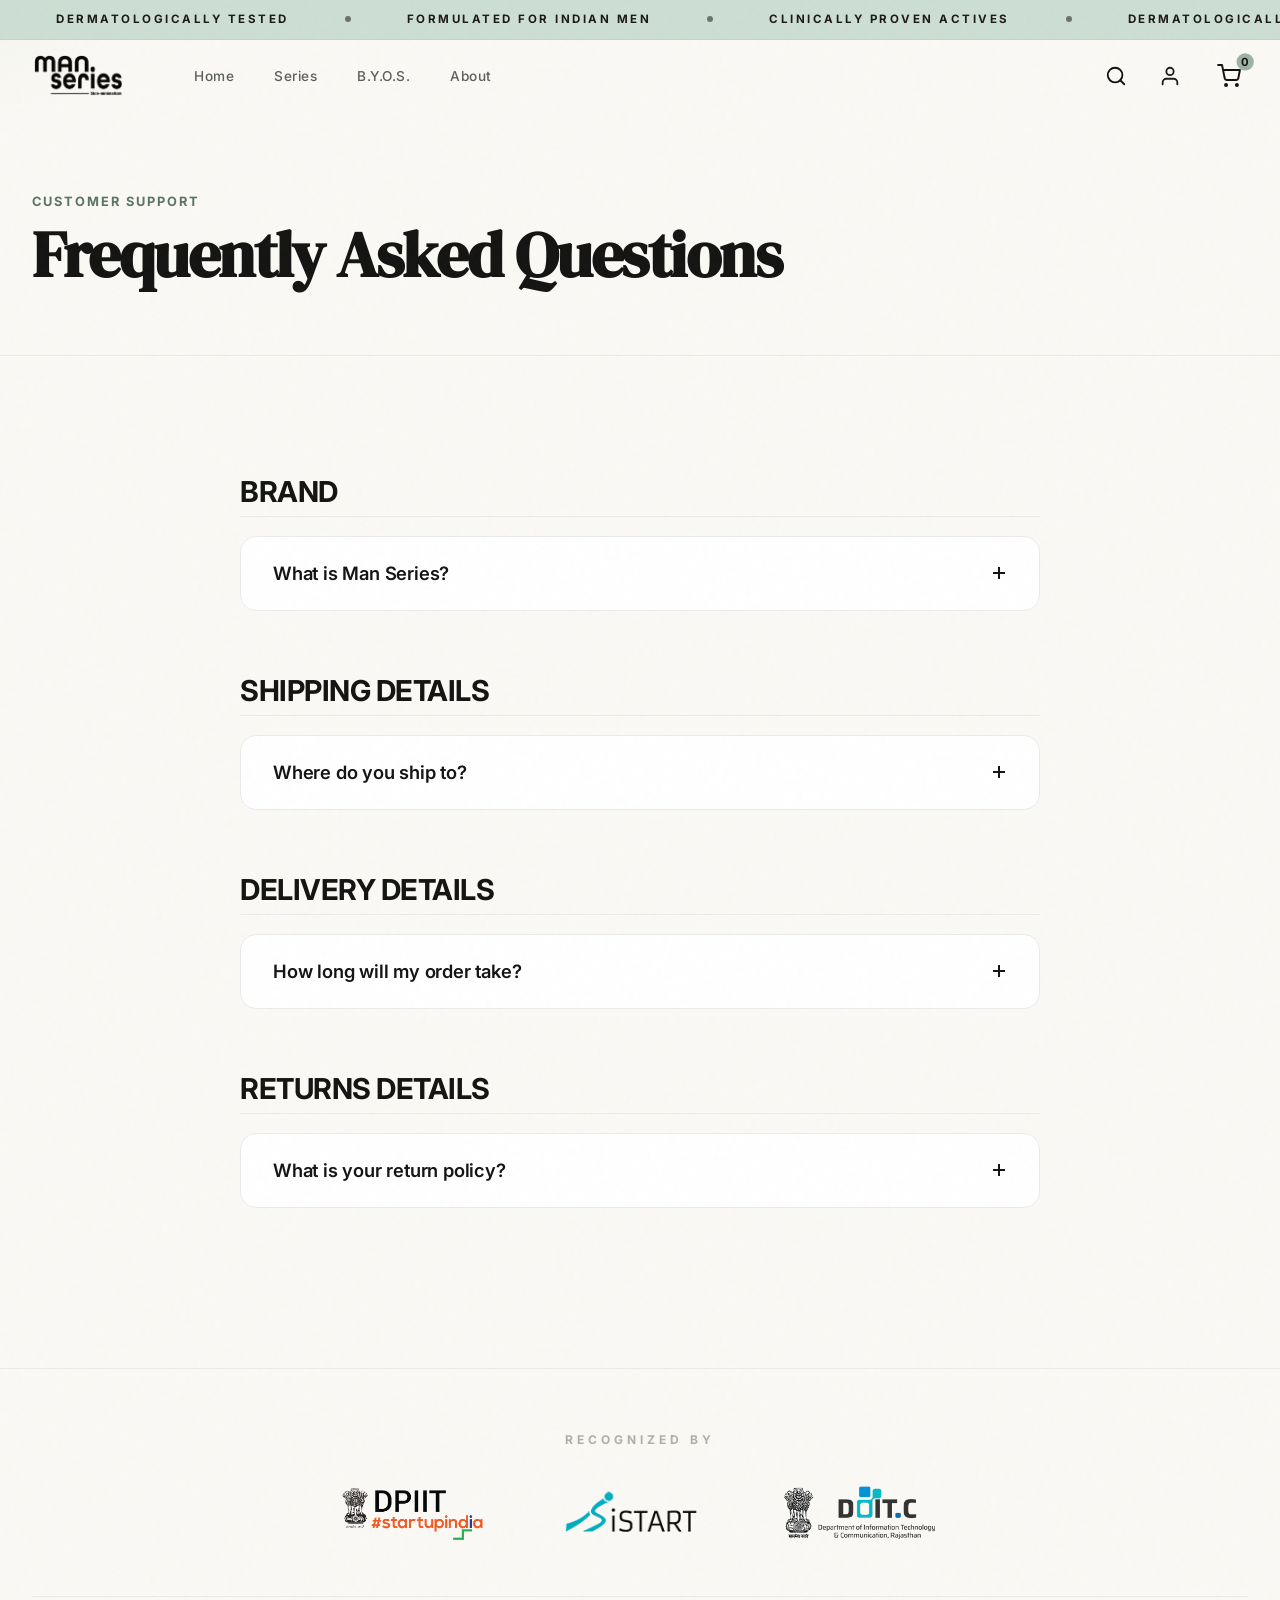
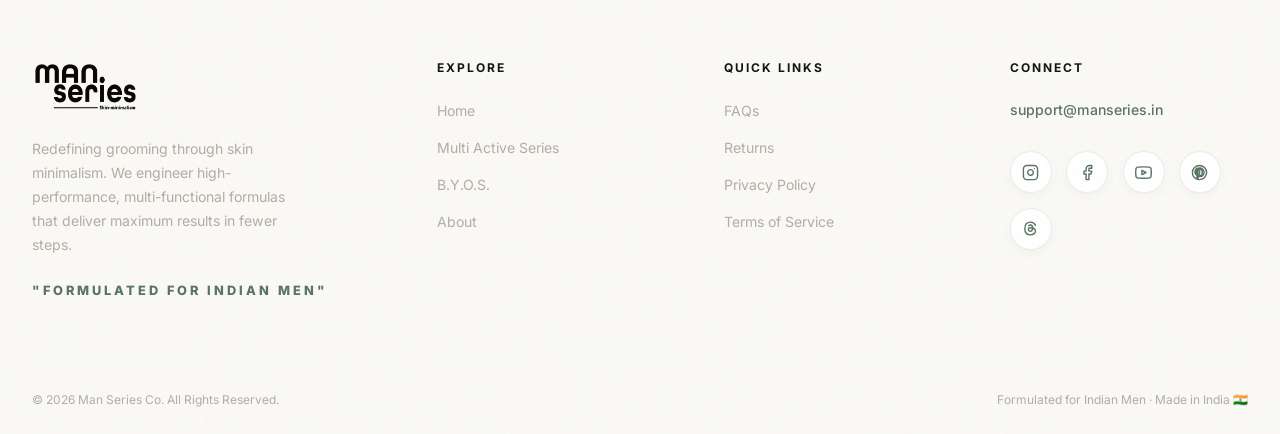
<file: faqs.html>
<!DOCTYPE html>
<html lang="en">

<head>
  <meta charset="UTF-8">
  <meta name="viewport" content="width=device-width, initial-scale=1.0, viewport-fit=cover">
  <title>FAQs | Man Series — Frequently Asked Questions</title>
  <meta name="description"
    content="Find answers to frequently asked questions about Man Series skincare formulations, shipping speed, delivery details, and return policies.">
  <meta name="author" content="Man Series Co.">
  <link rel="icon" type="image/png" href="Images/fav icon/favicon.png?v=2">
  <link rel="stylesheet" href="style.css?v=1780760820">
</head>

<body>

  <!-- Custom Cursor Glow -->
  <div class="cursor-glow" id="cursorGlow"></div>

  <!-- Floating Navigation -->
    <!-- Announcement Bar -->
  <div class="announcement-bar">
    <div class="announcement-track">
      <span class="announcement-item">dermatologically tested <span class="sep"></span></span>
      <span class="announcement-item">Formulated for Indian Men <span class="sep"></span></span>
      <span class="announcement-item">Clinically Proven Actives <span class="sep"></span></span>
      <span class="announcement-item">dermatologically tested <span class="sep"></span></span>
      <span class="announcement-item">Formulated for Indian Men <span class="sep"></span></span>
      <span class="announcement-item">Clinically Proven Actives <span class="sep"></span></span>
      <span class="announcement-item">dermatologically tested <span class="sep"></span></span>
      <span class="announcement-item">Formulated for Indian Men <span class="sep"></span></span>
      <span class="announcement-item">Clinically Proven Actives <span class="sep"></span></span>
      <span class="announcement-item">dermatologically tested <span class="sep"></span></span>
      <span class="announcement-item">Formulated for Indian Men <span class="sep"></span></span>
      <span class="announcement-item">Clinically Proven Actives <span class="sep"></span></span>
    </div>
  </div>

<header class="navbar navbar-light-page" id="navbar">
    <div class="container navbar-container">
      <div class="nav-brand">
        <button class="mobile-menu-btn" id="mobileMenuBtn" aria-label="Open Menu">
          <svg class="icon-menu" width="22" height="22" viewBox="0 0 24 24" fill="none" stroke="currentColor" stroke-width="2" stroke-linecap="round" stroke-linejoin="round">
            <line x1="3" y1="12" x2="21" y2="12"></line>
            <line x1="3" y1="6" x2="21" y2="6"></line>
            <line x1="3" y1="18" x2="21" y2="18"></line>
          </svg>
          <svg class="icon-close" width="22" height="22" viewBox="0 0 24 24" fill="none" stroke="currentColor" stroke-width="2" stroke-linecap="round" stroke-linejoin="round">
            <line x1="18" y1="6" x2="6" y2="18"></line>
            <line x1="6" y1="6" x2="18" y2="18"></line>
          </svg>
        </button>
        <a href="index.html" class="logo" aria-label="Man Series Home">
          <img src="Images/Logo/full_logo.png" alt="Man Series" class="logo-img">
        </a>
      </div>
      <nav class="nav-menu" id="navMenu">
        <ul class="nav-links">
          <li><a href="index.html">Home</a></li>
          <li><a href="series.html">Series</a></li>
          <li><a href="byos.html">B.Y.O.S.</a></li>
          <li><a href="about.html">About</a></li>
        </ul>
      </nav>
      <div class="nav-actions">
        <button class="search-trigger" id="searchTrigger" aria-label="Open Search">
          <svg width="22" height="22" viewBox="0 0 24 24" fill="none" stroke="currentColor" stroke-width="2" stroke-linecap="round" stroke-linejoin="round">
            <circle cx="11" cy="11" r="8"></circle>
            <line x1="21" y1="21" x2="16.65" y2="16.65"></line>
          </svg>
        </button>
        <a href="account.html" class="account-trigger" aria-label="My Account" style="margin-right: 5px;">
          <svg width="22" height="22" viewBox="0 0 24 24" fill="none" stroke="currentColor" stroke-width="2" stroke-linecap="round" stroke-linejoin="round">
            <path d="M20 21v-2a4 4 0 0 0-4-4H8a4 4 0 0 0-4 4v2"></path>
            <circle cx="12" cy="7" r="4"></circle>
          </svg>
        </a>
        <button class="cart-trigger" id="cartTrigger" aria-label="Open Cart">
          <svg width="22" height="22" viewBox="0 0 24 24" fill="none" stroke="currentColor" stroke-width="2"
            stroke-linecap="round" stroke-linejoin="round">
            <circle cx="9" cy="21" r="1"></circle>
            <circle cx="20" cy="21" r="1"></circle>
            <path d="M1 1h4l2.68 13.39a2 2 0 0 0 2 1.61h9.72a2 2 0 0 0 2-1.61L23 6H6"></path>
          </svg>
          <span class="cart-count" id="cartBadgeCount">0</span>
        </button>
      </div>
    </div>
  </header>

  <!-- Hero Header Area -->
  <section class="policy-page-hero">
    <div class="container">
      <span class="policy-meta">Customer support</span>
      <h1>Frequently Asked Questions</h1>
    </div>
  </section>

  <!-- FAQ Accordion Body Area -->
  <section class="policy-content-wrapper" style="padding-top: 4rem;">
    <div class="container">
      <div class="policy-grid">
        <div class="policy-body">
          
          <!-- Category 1: Brand -->
          <div class="faq-category-section">
            <h2 class="faq-category-title">Brand</h2>
            
            <div class="faq-item">
              <button class="faq-trigger" aria-expanded="false">
                <span class="faq-question">What is Man Series?</span>
                <span class="faq-icon" aria-hidden="true"></span>
              </button>
              <div class="faq-content">
                <div class="faq-content-inner">
                  <div class="faq-answer">
                    <p>Man Series is a clinical, science-backed skincare brand designed and formulated specifically for Indian men. We focus on transparent active percentages, skin minimalism (fewer products, healthier skin), and honest pricing. You can read more about our philosophy and story in the <a href="about.html">About</a> section.</p>
                  </div>
                </div>
              </div>
            </div>
          </div>

          <!-- Category 2: Shipping -->
          <div class="faq-category-section">
            <h2 class="faq-category-title">Shipping details</h2>
            
            <div class="faq-item">
              <button class="faq-trigger" aria-expanded="false">
                <span class="faq-question">Where do you ship to?</span>
                <span class="faq-icon" aria-hidden="true"></span>
              </button>
              <div class="faq-content">
                <div class="faq-content-inner">
                  <div class="faq-answer">
                    <p>We ship all across India, delivering to over 20,000 pincodes. Orders can be paid via prepaid digital methods or Cash on Delivery (COD) for your convenience. All domestic orders are dispatched from our centralized fulfillment center in Jaipur, Rajasthan.</p>
                  </div>
                </div>
              </div>
            </div>
          </div>

          <!-- Category 3: Delivery -->
          <div class="faq-category-section">
            <h2 class="faq-category-title">Delivery details</h2>
            
            <div class="faq-item">
              <button class="faq-trigger" aria-expanded="false">
                <span class="faq-question">How long will my order take?</span>
                <span class="faq-icon" aria-hidden="true"></span>
              </button>
              <div class="faq-content">
                <div class="faq-content-inner">
                  <div class="faq-answer">
                    <p>We usually ship within 24 working hours after receiving your order. Once shipped, our logistics partner typically takes between 2 to 5 business days to deliver the package. Orders in metropolitan areas and Tier-1 cities can expect a faster delivery speed (often within 3 days).</p>
                  </div>
                </div>
              </div>
            </div>
          </div>

          <!-- Category 4: Returns -->
          <div class="faq-category-section">
            <h2 class="faq-category-title">Returns details</h2>
            
            <div class="faq-item">
              <button class="faq-trigger" aria-expanded="false">
                <span class="faq-question">What is your return policy?</span>
                <span class="faq-icon" aria-hidden="true"></span>
              </button>
              <div class="faq-content">
                <div class="faq-content-inner">
                  <div class="faq-answer">
                    <p>You can raise a return request by sending us an email at <a href="mailto:support@manseries.in">support@manseries.in</a>, and our support team will assist you. Return shipments are managed entirely by us. For full details on criteria and eligibility, please check our dedicated <a href="returns.html">Returns & Refund Policy</a> page.</p>
                  </div>
                </div>
              </div>
            </div>
          </div>

        </div>
      </div>
    </div>
  </section>

  <!-- Footer -->
  <footer>
    <div class="container">
      <!-- Recognition Strip (Footer Integration) -->
      <div class="recognition-strip-footer">
        <h3 class="recognition-title">RECOGNIZED BY</h3>
        <div class="recognition-logos">
          <img src="Images/Recognition/gov-login-img.png" alt="DoIT.C" class="recognition-logo-img">
          <img src="Images/Recognition/istart_logo.png" alt="iStart Rajasthan" class="recognition-logo-img">
          <img src="Images/Recognition/logo.png" alt="Startup India" class="recognition-logo-img">
        </div>
      </div>

      <div class="footer-grid">
        <div class="footer-brand">
          <img src="Images/Logo/full_logo.png" alt="Man Series" class="footer-logo"
            style="height: 36px; margin-bottom: 1.5rem;">
          <p>Redefining grooming through skin minimalism. We engineer high-performance, multi-functional formulas that deliver maximum results in fewer steps.</p>
          <div class="footer-manifesto">"Formulated for Indian Men"</div>
        </div>
        <div class="footer-links">
          <h4>Explore</h4>
          <ul>
            <li><a href="index.html">Home</a></li>
            <li><a href="series.html">Multi Active Series</a></li>
            <li><a href="byos.html">B.Y.O.S.</a></li>
            <li><a href="about.html">About</a></li>
          </ul>
        </div>
        <div class="footer-links">
          <h4>Quick Links</h4>
          <ul>
            <li><a href="faqs.html">FAQs</a></li>
            <li><a href="returns.html">Returns</a></li>
            <li><a href="privacy.html">Privacy Policy</a></li>
            <li><a href="terms.html">Terms of Service</a></li>
          </ul>
        </div>
        <div class="footer-contact">
          <h4>Connect</h4>
          <p><a href="mailto:support@manseries.in">support@manseries.in</a></p>
          <div class="social-icons">
            <a href="https://www.instagram.com/manseries.in" class="social-icon" aria-label="Instagram" target="_blank"
              rel="noopener noreferrer">
              <svg xmlns="http://www.w3.org/2000/svg" width="16" height="16" viewBox="0 0 24 24" fill="none"
                stroke="currentColor" stroke-width="2" stroke-linecap="round" stroke-linejoin="round">
                <rect x="2" y="2" width="20" height="20" rx="5" ry="5"></rect>
                <path d="M16 11.37A4 4 0 1 1 12.63 8 4 4 0 0 1 16 11.37z"></path>
                <line x1="17.5" y1="6.5" x2="17.51" y2="6.5"></line>
              </svg>
            </a>
            <a href="https://www.facebook.com/profile.php?id=61577519865089" class="social-icon" aria-label="Facebook" target="_blank"
              rel="noopener noreferrer">
              <svg xmlns="http://www.w3.org/2000/svg" width="16" height="16" viewBox="0 0 24 24" fill="none"
                stroke="currentColor" stroke-width="2" stroke-linecap="round" stroke-linejoin="round">
                <path d="M18 2h-3a5 5 0 0 0-5 5v3H7v4h3v8h4v-8h3l1-4h-4V7a1 1 0 0 1 1-1h3z"></path>
              </svg>
            </a>
            <a href="https://www.youtube.com/@man.series_in" class="social-icon" aria-label="YouTube" target="_blank"
              rel="noopener noreferrer">
              <svg xmlns="http://www.w3.org/2000/svg" width="16" height="16" viewBox="0 0 24 24" fill="none"
                stroke="currentColor" stroke-width="2" stroke-linecap="round" stroke-linejoin="round">
                <path
                  d="M22.54 6.42a2.78 2.78 0 0 0-1.95-1.96C18.88 4 12 4 12 4s-6.88 0-8.59.46a2.78 2.78 0 0 0-1.95 1.96A29 29 0 0 0 1 12a29 29 0 0 0 .46 5.58A2.78 2.78 0 0 0 3.41 19.54C5.12 20 12 20 12 20s6.88 0 8.59-.46a2.78 2.78 0 0 0 1.95-1.96A29 29 0 0 0 23 12a29 29 0 0 0-.46-5.58z">
                </path>
                <polygon points="9.75 15.02 15.5 12 9.75 8.98 9.75 15.02"></polygon>
              </svg>
            </a>
            <a href="https://www.pinterest.com/manseries01" class="social-icon" aria-label="Pinterest" target="_blank"
              rel="noopener noreferrer">
              <svg xmlns="http://www.w3.org/2000/svg" width="16" height="16" viewBox="0 0 24 24" fill="none"
                stroke="currentColor" stroke-width="2" stroke-linecap="round" stroke-linejoin="round">
                <path
                  d="M12 2C6.477 2 2 6.477 2 12c0 4.236 2.636 7.855 6.356 9.312-.088-.791-.167-2.005.035-2.868.181-.78 1.172-4.97 1.172-4.97s-.299-.598-.299-1.482c0-1.388.806-2.428 1.808-2.428.853 0 1.267.641 1.267 1.408 0 .858-.546 2.14-.828 3.33-.236.995.499 1.806 1.476 1.806 1.772 0 3.137-1.868 3.137-4.561 0-2.387-1.715-4.052-4.163-4.052-2.838 0-4.5 2.126-4.5 4.326 0 .857.33 1.775.742 2.276a.3.3 0 0 1 .069.285c-.076.315-.244.995-.277 1.134-.044.183-.145.222-.335.134-1.249-.581-2.03-2.407-2.03-3.874 0-3.154 2.292-6.052 6.608-6.052 3.469 0 6.165 2.473 6.165 5.776 0 3.447-2.173 6.22-5.19 6.22-1.013 0-1.966-.527-2.292-1.148l-.623 2.378c-.226.869-.835 1.958-1.244 2.621.937.29 1.931.446 2.962.446 5.523 0 10-4.477 10-10S17.523 2 12 2z" />
              </svg>
            </a>
            <a href="https://www.threads.net/@manseries.in" class="social-icon" aria-label="Threads" target="_blank"
              rel="noopener noreferrer">
              <svg xmlns="http://www.w3.org/2000/svg" width="16" height="16" viewBox="0 0 24 24" fill="none"
                stroke="currentColor" stroke-width="2" stroke-linecap="round" stroke-linejoin="round">
                <path stroke="none" d="M0 0h24v24H0z" fill="none"/>
                <path d="M19 7.5c-1.333 -3 -3.667 -4.5 -7 -4.5c-5 0 -8 2.5 -8 9s3.5 9 8 9s7 -3 7 -5s-1 -5 -7 -5c-2.5 0 -3 1.25 -3 2.5c0 1.5 1 2.5 2.5 2.5c2.5 0 3.5 -1.5 3.5 -5s-2 -4 -3 -4s-1.833 .333 -2.5 1" />
              </svg>
            </a>
          </div>
        </div>
      </div>
      <div class="footer-bottom">
        <p>&copy; 2026 Man Series Co. All Rights Reserved.</p>
        <p>Formulated for Indian Men · Made in India <span role="img" aria-label="India Flag">🇮🇳</span></p>
      </div>
    </div>
  </footer>

  <!-- Search Overlay -->
  <div class="search-overlay" id="searchOverlay">
    <div class="search-container">
      <button class="search-close-btn" id="closeSearchBtn" aria-label="Close Search">&times;</button>
      <div class="search-box">
        <svg class="search-icon-inside" width="24" height="24" viewBox="0 0 24 24" fill="none" stroke="currentColor" stroke-width="2" stroke-linecap="round" stroke-linejoin="round">
          <circle cx="11" cy="11" r="8"></circle>
          <line x1="21" y1="21" x2="16.65" y2="16.65"></line>
        </svg>
        <input type="text" id="searchInput" placeholder="Search products, ingredients..." autocomplete="off">
      </div>
      <div class="search-results" id="searchResults"></div>
    </div>
  </div>

  <script src="app.js?v=1780760816"></script>
  
  <!-- Accordion Interactive Script -->
  <script>
    document.querySelectorAll('.faq-trigger').forEach(trigger => {
      trigger.addEventListener('click', () => {
        const item = trigger.parentNode;
        const content = item.querySelector('.faq-content');
        const isActive = item.classList.contains('active');
        
        // Close other active items globally to make it a clean accordion
        document.querySelectorAll('.faq-item').forEach(otherItem => {
          if (otherItem !== item) {
            otherItem.classList.remove('active');
            otherItem.querySelector('.faq-content').style.maxHeight = null;
            otherItem.querySelector('.faq-trigger').setAttribute('aria-expanded', 'false');
          }
        });

        if (isActive) {
          item.classList.remove('active');
          content.style.maxHeight = null;
          trigger.setAttribute('aria-expanded', 'false');
        } else {
          item.classList.add('active');
          content.style.maxHeight = content.scrollHeight + 'px';
          trigger.setAttribute('aria-expanded', 'true');
        }
      });
    });
  </script>
</body>

</html>
</file>
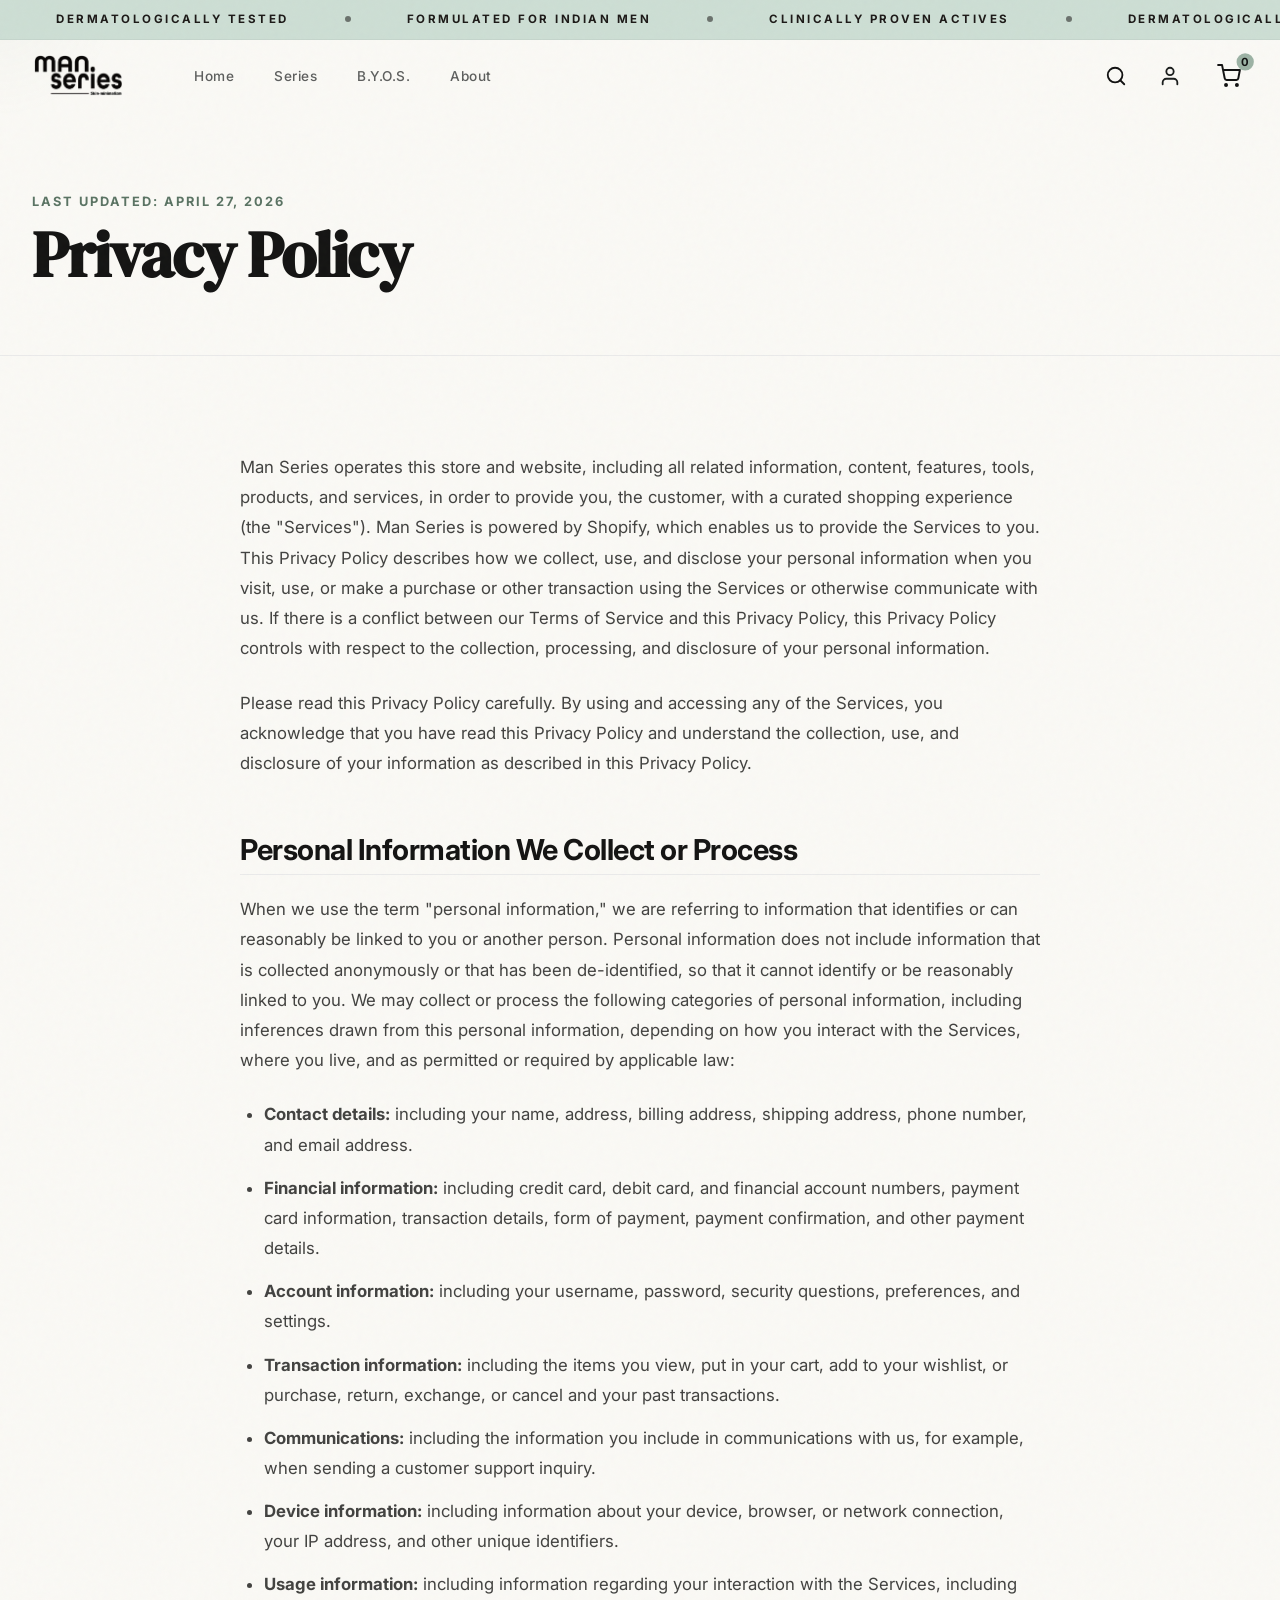
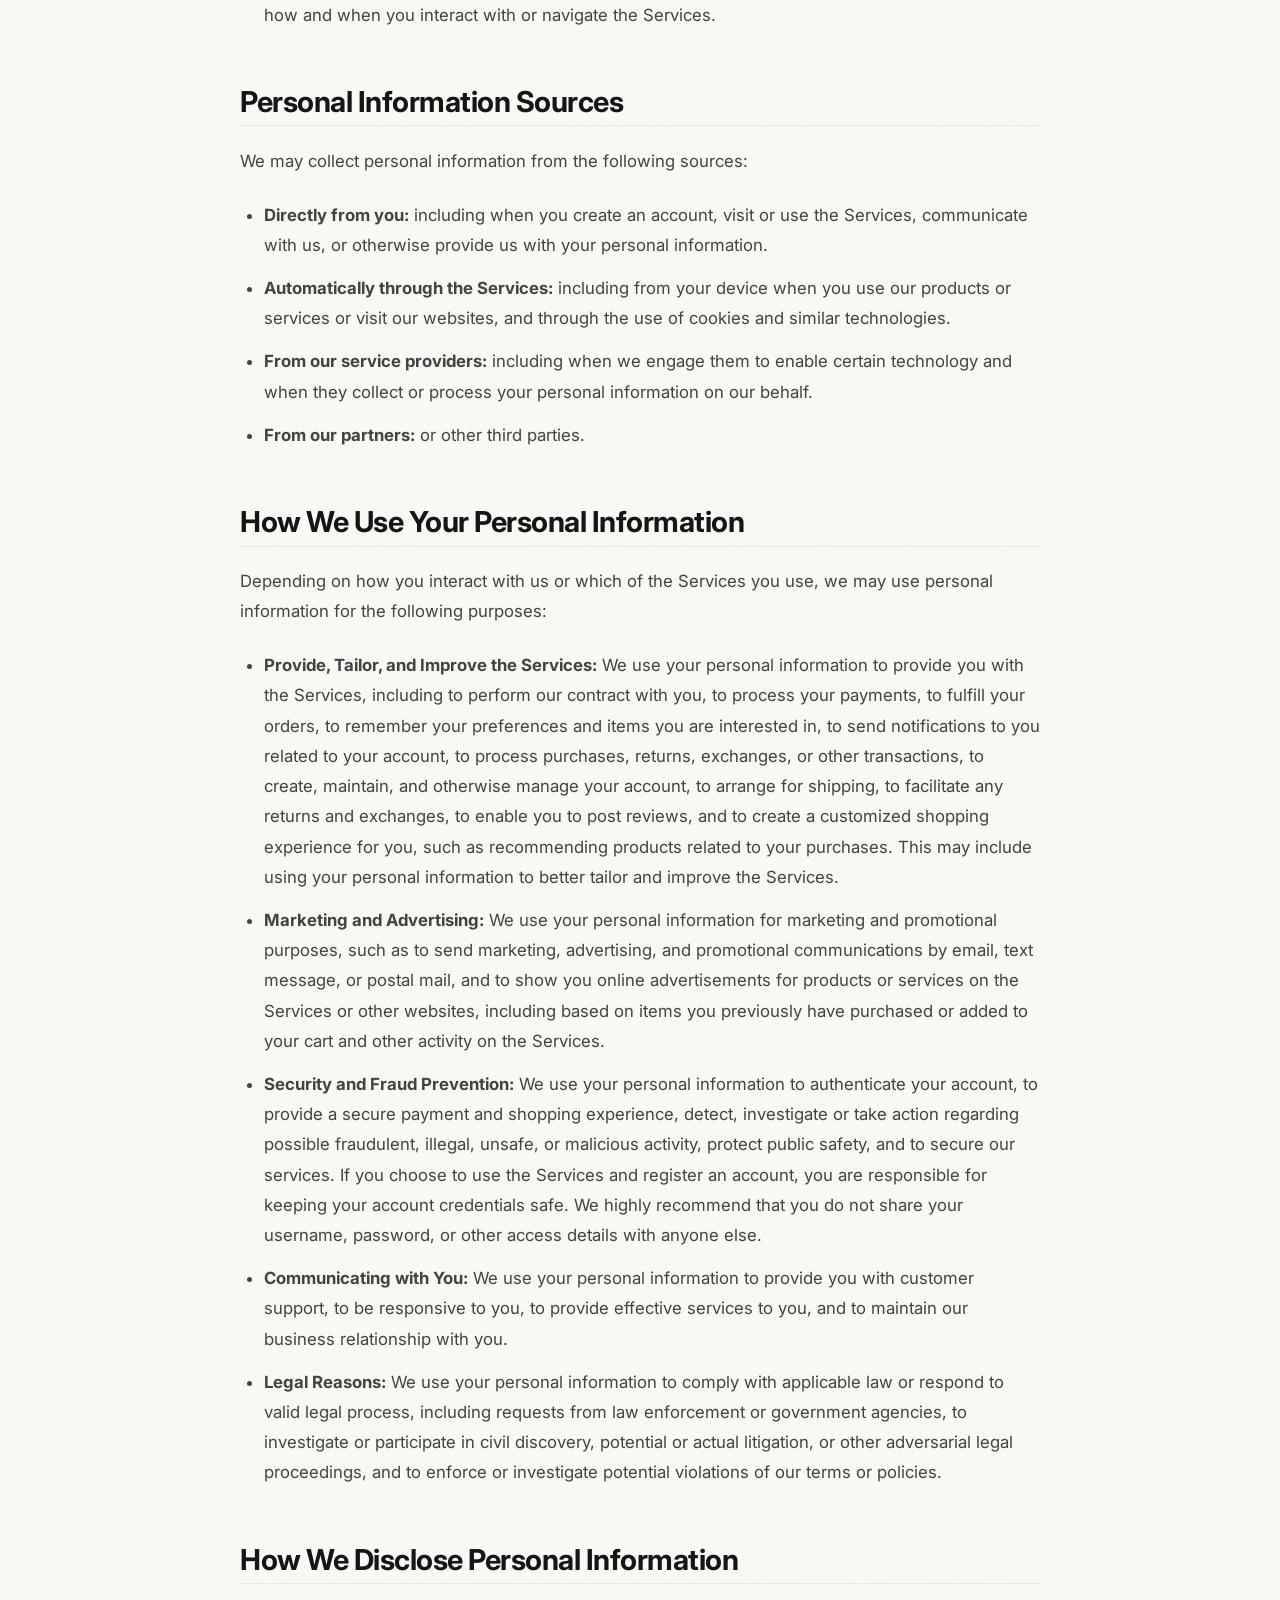
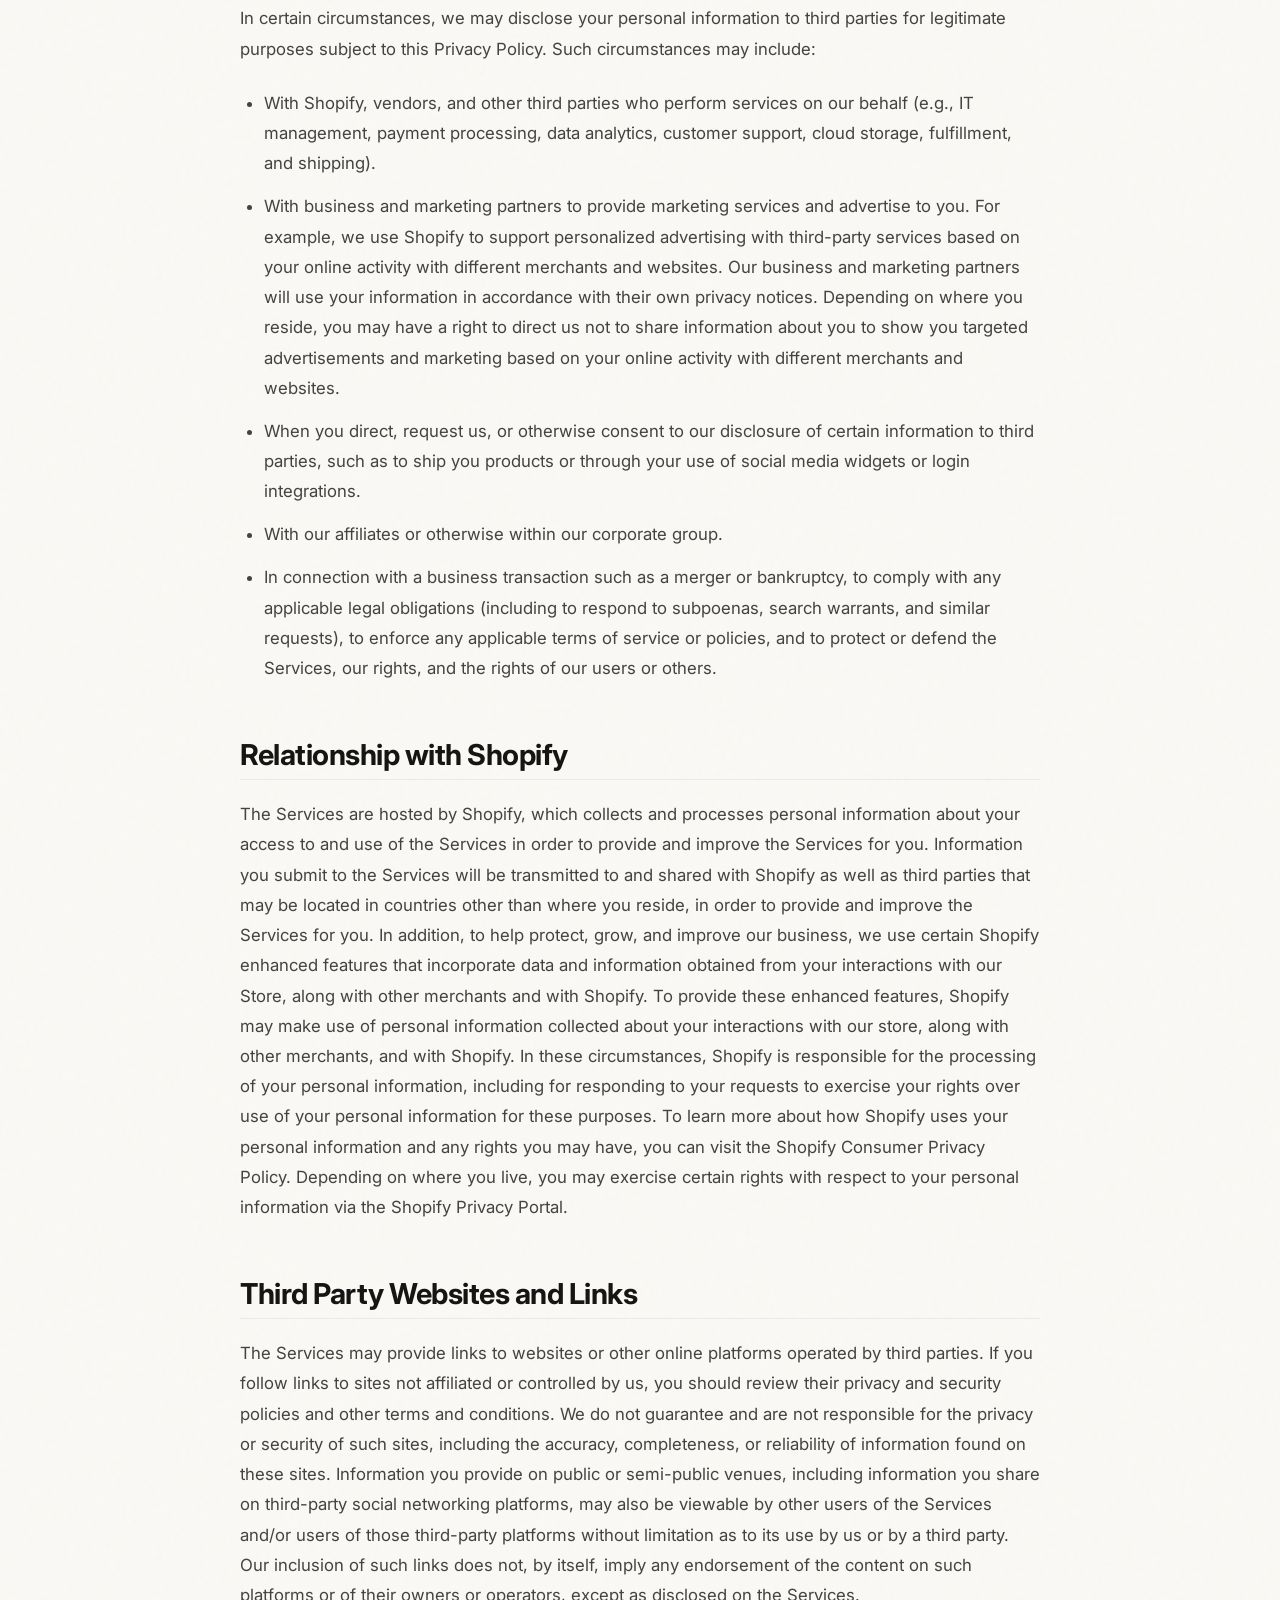
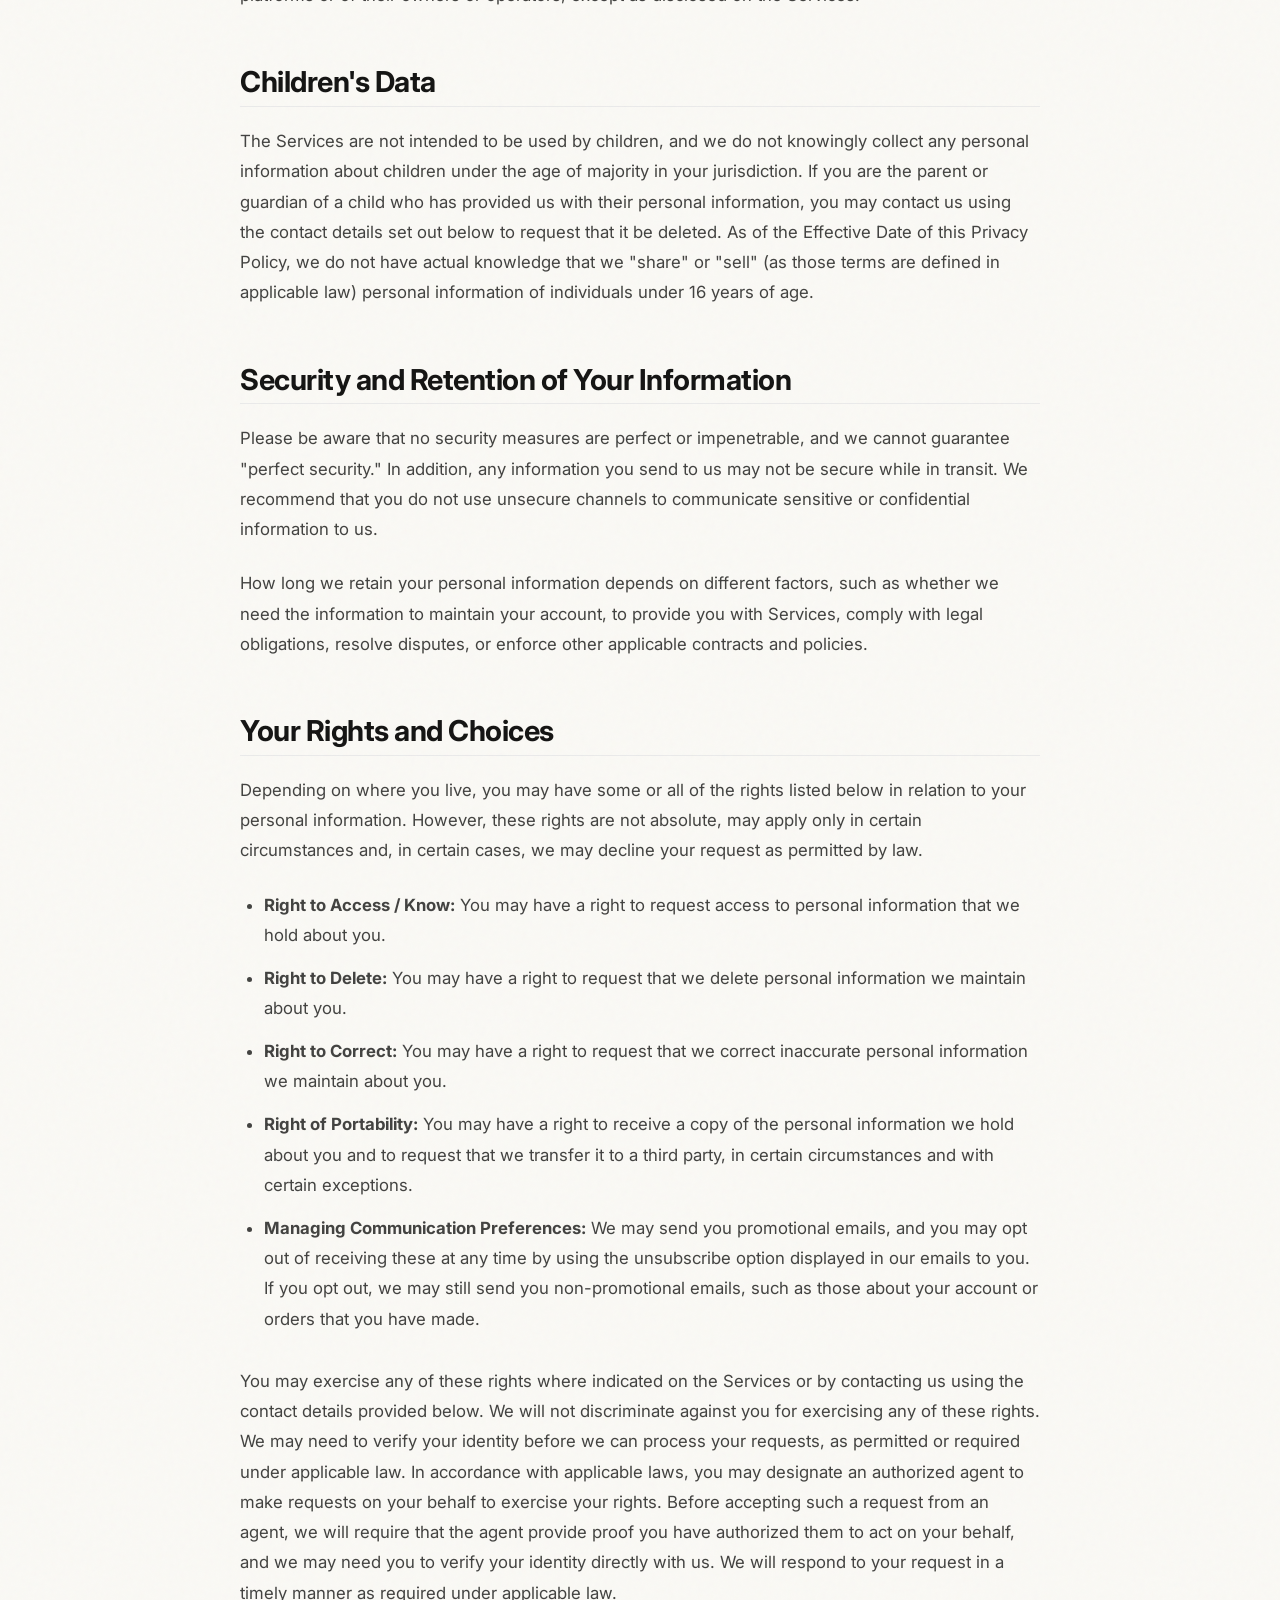
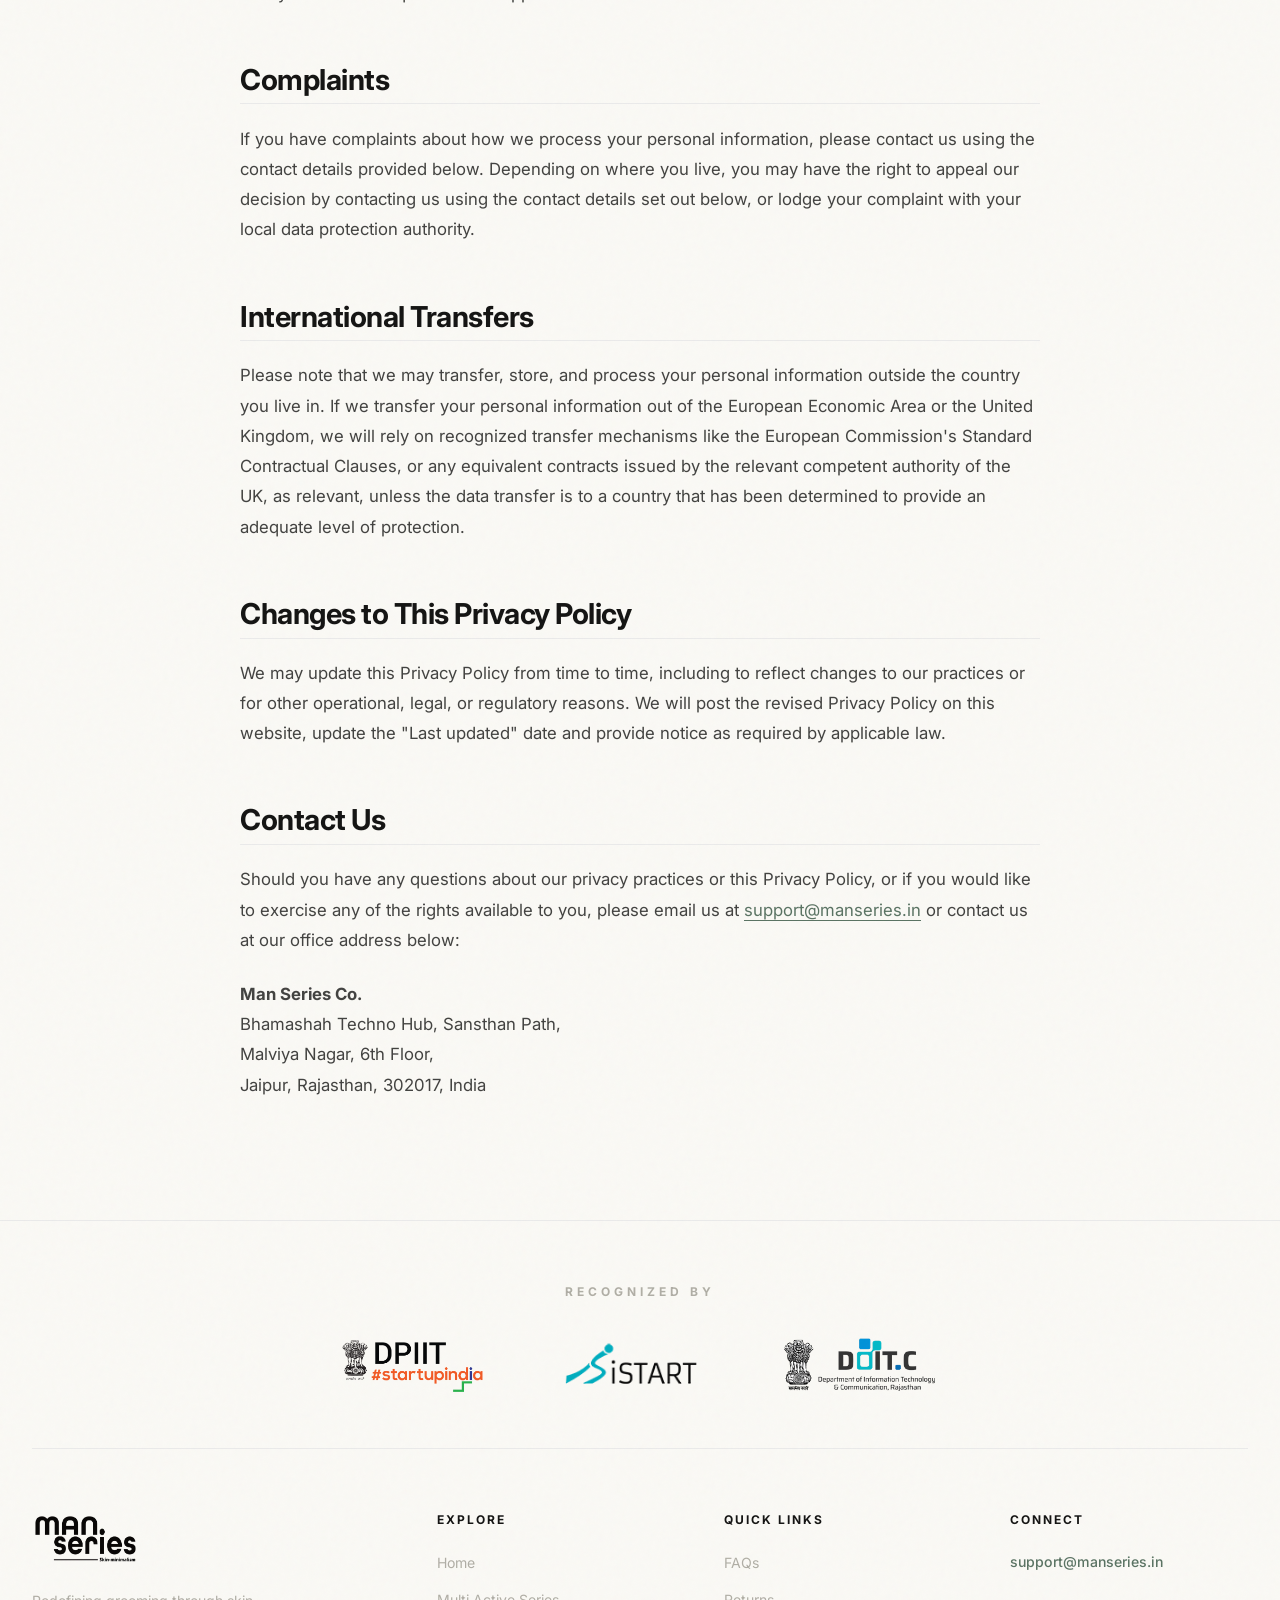
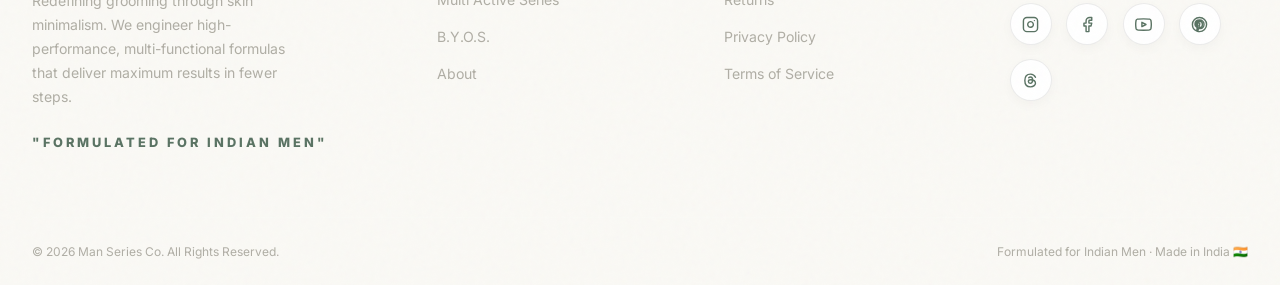
<file: privacy.html>
<!DOCTYPE html>
<html lang="en">

<head>
  <meta charset="UTF-8">
  <meta name="viewport" content="width=device-width, initial-scale=1.0, viewport-fit=cover">
  <title>Privacy Policy | Man Series</title>
  <meta name="description"
    content="Read the Man Series Privacy Policy. Understand how we collect, process, protect, and handle your personal data when using our services.">
  <meta name="author" content="Man Series Co.">
  <link rel="icon" type="image/png" href="Images/fav icon/favicon.png?v=2">
  <link rel="stylesheet" href="style.css?v=1780760820">
</head>

<body>

  <!-- Custom Cursor Glow -->
  <div class="cursor-glow" id="cursorGlow"></div>

  <!-- Floating Navigation -->
    <!-- Announcement Bar -->
  <div class="announcement-bar">
    <div class="announcement-track">
      <span class="announcement-item">dermatologically tested <span class="sep"></span></span>
      <span class="announcement-item">Formulated for Indian Men <span class="sep"></span></span>
      <span class="announcement-item">Clinically Proven Actives <span class="sep"></span></span>
      <span class="announcement-item">dermatologically tested <span class="sep"></span></span>
      <span class="announcement-item">Formulated for Indian Men <span class="sep"></span></span>
      <span class="announcement-item">Clinically Proven Actives <span class="sep"></span></span>
      <span class="announcement-item">dermatologically tested <span class="sep"></span></span>
      <span class="announcement-item">Formulated for Indian Men <span class="sep"></span></span>
      <span class="announcement-item">Clinically Proven Actives <span class="sep"></span></span>
      <span class="announcement-item">dermatologically tested <span class="sep"></span></span>
      <span class="announcement-item">Formulated for Indian Men <span class="sep"></span></span>
      <span class="announcement-item">Clinically Proven Actives <span class="sep"></span></span>
    </div>
  </div>

<header class="navbar navbar-light-page" id="navbar">
    <div class="container navbar-container">
      <div class="nav-brand">
        <button class="mobile-menu-btn" id="mobileMenuBtn" aria-label="Open Menu">
          <svg class="icon-menu" width="22" height="22" viewBox="0 0 24 24" fill="none" stroke="currentColor" stroke-width="2" stroke-linecap="round" stroke-linejoin="round">
            <line x1="3" y1="12" x2="21" y2="12"></line>
            <line x1="3" y1="6" x2="21" y2="6"></line>
            <line x1="3" y1="18" x2="21" y2="18"></line>
          </svg>
          <svg class="icon-close" width="22" height="22" viewBox="0 0 24 24" fill="none" stroke="currentColor" stroke-width="2" stroke-linecap="round" stroke-linejoin="round">
            <line x1="18" y1="6" x2="6" y2="18"></line>
            <line x1="6" y1="6" x2="18" y2="18"></line>
          </svg>
        </button>
        <a href="index.html" class="logo" aria-label="Man Series Home">
          <img src="Images/Logo/full_logo.png" alt="Man Series" class="logo-img">
        </a>
      </div>
      <nav class="nav-menu" id="navMenu">
        <ul class="nav-links">
          <li><a href="index.html">Home</a></li>
          <li><a href="series.html">Series</a></li>
          <li><a href="byos.html">B.Y.O.S.</a></li>
          <li><a href="about.html">About</a></li>
        </ul>
      </nav>
      <div class="nav-actions">
        <button class="search-trigger" id="searchTrigger" aria-label="Open Search">
          <svg width="22" height="22" viewBox="0 0 24 24" fill="none" stroke="currentColor" stroke-width="2" stroke-linecap="round" stroke-linejoin="round">
            <circle cx="11" cy="11" r="8"></circle>
            <line x1="21" y1="21" x2="16.65" y2="16.65"></line>
          </svg>
        </button>
        <a href="account.html" class="account-trigger" aria-label="My Account" style="margin-right: 5px;">
          <svg width="22" height="22" viewBox="0 0 24 24" fill="none" stroke="currentColor" stroke-width="2" stroke-linecap="round" stroke-linejoin="round">
            <path d="M20 21v-2a4 4 0 0 0-4-4H8a4 4 0 0 0-4 4v2"></path>
            <circle cx="12" cy="7" r="4"></circle>
          </svg>
        </a>
        <button class="cart-trigger" id="cartTrigger" aria-label="Open Cart">
          <svg width="22" height="22" viewBox="0 0 24 24" fill="none" stroke="currentColor" stroke-width="2"
            stroke-linecap="round" stroke-linejoin="round">
            <circle cx="9" cy="21" r="1"></circle>
            <circle cx="20" cy="21" r="1"></circle>
            <path d="M1 1h4l2.68 13.39a2 2 0 0 0 2 1.61h9.72a2 2 0 0 0 2-1.61L23 6H6"></path>
          </svg>
          <span class="cart-count" id="cartBadgeCount">0</span>
        </button>
      </div>
    </div>
  </header>

  <!-- Hero Header Area -->
  <section class="policy-page-hero">
    <div class="container">
      <span class="policy-meta">Last updated: April 27, 2026</span>
      <h1>Privacy Policy</h1>
    </div>
  </section>

  <!-- Content Area -->
  <section class="policy-content-wrapper">
    <div class="container">
      <div class="policy-grid">
        <div class="policy-body">
          <p>Man Series operates this store and website, including all related information, content, features, tools, products, and services, in order to provide you, the customer, with a curated shopping experience (the "Services"). Man Series is powered by Shopify, which enables us to provide the Services to you. This Privacy Policy describes how we collect, use, and disclose your personal information when you visit, use, or make a purchase or other transaction using the Services or otherwise communicate with us. If there is a conflict between our Terms of Service and this Privacy Policy, this Privacy Policy controls with respect to the collection, processing, and disclosure of your personal information.</p>
          <p>Please read this Privacy Policy carefully. By using and accessing any of the Services, you acknowledge that you have read this Privacy Policy and understand the collection, use, and disclosure of your information as described in this Privacy Policy.</p>

          <h2>Personal Information We Collect or Process</h2>
          <p>When we use the term "personal information," we are referring to information that identifies or can reasonably be linked to you or another person. Personal information does not include information that is collected anonymously or that has been de-identified, so that it cannot identify or be reasonably linked to you. We may collect or process the following categories of personal information, including inferences drawn from this personal information, depending on how you interact with the Services, where you live, and as permitted or required by applicable law:</p>
          <ul>
            <li><strong>Contact details:</strong> including your name, address, billing address, shipping address, phone number, and email address.</li>
            <li><strong>Financial information:</strong> including credit card, debit card, and financial account numbers, payment card information, transaction details, form of payment, payment confirmation, and other payment details.</li>
            <li><strong>Account information:</strong> including your username, password, security questions, preferences, and settings.</li>
            <li><strong>Transaction information:</strong> including the items you view, put in your cart, add to your wishlist, or purchase, return, exchange, or cancel and your past transactions.</li>
            <li><strong>Communications:</strong> including the information you include in communications with us, for example, when sending a customer support inquiry.</li>
            <li><strong>Device information:</strong> including information about your device, browser, or network connection, your IP address, and other unique identifiers.</li>
            <li><strong>Usage information:</strong> including information regarding your interaction with the Services, including how and when you interact with or navigate the Services.</li>
          </ul>

          <h2>Personal Information Sources</h2>
          <p>We may collect personal information from the following sources:</p>
          <ul>
            <li><strong>Directly from you:</strong> including when you create an account, visit or use the Services, communicate with us, or otherwise provide us with your personal information.</li>
            <li><strong>Automatically through the Services:</strong> including from your device when you use our products or services or visit our websites, and through the use of cookies and similar technologies.</li>
            <li><strong>From our service providers:</strong> including when we engage them to enable certain technology and when they collect or process your personal information on our behalf.</li>
            <li><strong>From our partners:</strong> or other third parties.</li>
          </ul>

          <h2>How We Use Your Personal Information</h2>
          <p>Depending on how you interact with us or which of the Services you use, we may use personal information for the following purposes:</p>
          <ul>
            <li><strong>Provide, Tailor, and Improve the Services:</strong> We use your personal information to provide you with the Services, including to perform our contract with you, to process your payments, to fulfill your orders, to remember your preferences and items you are interested in, to send notifications to you related to your account, to process purchases, returns, exchanges, or other transactions, to create, maintain, and otherwise manage your account, to arrange for shipping, to facilitate any returns and exchanges, to enable you to post reviews, and to create a customized shopping experience for you, such as recommending products related to your purchases. This may include using your personal information to better tailor and improve the Services.</li>
            <li><strong>Marketing and Advertising:</strong> We use your personal information for marketing and promotional purposes, such as to send marketing, advertising, and promotional communications by email, text message, or postal mail, and to show you online advertisements for products or services on the Services or other websites, including based on items you previously have purchased or added to your cart and other activity on the Services.</li>
            <li><strong>Security and Fraud Prevention:</strong> We use your personal information to authenticate your account, to provide a secure payment and shopping experience, detect, investigate or take action regarding possible fraudulent, illegal, unsafe, or malicious activity, protect public safety, and to secure our services. If you choose to use the Services and register an account, you are responsible for keeping your account credentials safe. We highly recommend that you do not share your username, password, or other access details with anyone else.</li>
            <li><strong>Communicating with You:</strong> We use your personal information to provide you with customer support, to be responsive to you, to provide effective services to you, and to maintain our business relationship with you.</li>
            <li><strong>Legal Reasons:</strong> We use your personal information to comply with applicable law or respond to valid legal process, including requests from law enforcement or government agencies, to investigate or participate in civil discovery, potential or actual litigation, or other adversarial legal proceedings, and to enforce or investigate potential violations of our terms or policies.</li>
          </ul>

          <h2>How We Disclose Personal Information</h2>
          <p>In certain circumstances, we may disclose your personal information to third parties for legitimate purposes subject to this Privacy Policy. Such circumstances may include:</p>
          <ul>
            <li>With Shopify, vendors, and other third parties who perform services on our behalf (e.g., IT management, payment processing, data analytics, customer support, cloud storage, fulfillment, and shipping).</li>
            <li>With business and marketing partners to provide marketing services and advertise to you. For example, we use Shopify to support personalized advertising with third-party services based on your online activity with different merchants and websites. Our business and marketing partners will use your information in accordance with their own privacy notices. Depending on where you reside, you may have a right to direct us not to share information about you to show you targeted advertisements and marketing based on your online activity with different merchants and websites.</li>
            <li>When you direct, request us, or otherwise consent to our disclosure of certain information to third parties, such as to ship you products or through your use of social media widgets or login integrations.</li>
            <li>With our affiliates or otherwise within our corporate group.</li>
            <li>In connection with a business transaction such as a merger or bankruptcy, to comply with any applicable legal obligations (including to respond to subpoenas, search warrants, and similar requests), to enforce any applicable terms of service or policies, and to protect or defend the Services, our rights, and the rights of our users or others.</li>
          </ul>

          <h2>Relationship with Shopify</h2>
          <p>The Services are hosted by Shopify, which collects and processes personal information about your access to and use of the Services in order to provide and improve the Services for you. Information you submit to the Services will be transmitted to and shared with Shopify as well as third parties that may be located in countries other than where you reside, in order to provide and improve the Services for you. In addition, to help protect, grow, and improve our business, we use certain Shopify enhanced features that incorporate data and information obtained from your interactions with our Store, along with other merchants and with Shopify. To provide these enhanced features, Shopify may make use of personal information collected about your interactions with our store, along with other merchants, and with Shopify. In these circumstances, Shopify is responsible for the processing of your personal information, including for responding to your requests to exercise your rights over use of your personal information for these purposes. To learn more about how Shopify uses your personal information and any rights you may have, you can visit the Shopify Consumer Privacy Policy. Depending on where you live, you may exercise certain rights with respect to your personal information via the Shopify Privacy Portal.</p>

          <h2>Third Party Websites and Links</h2>
          <p>The Services may provide links to websites or other online platforms operated by third parties. If you follow links to sites not affiliated or controlled by us, you should review their privacy and security policies and other terms and conditions. We do not guarantee and are not responsible for the privacy or security of such sites, including the accuracy, completeness, or reliability of information found on these sites. Information you provide on public or semi-public venues, including information you share on third-party social networking platforms, may also be viewable by other users of the Services and/or users of those third-party platforms without limitation as to its use by us or by a third party. Our inclusion of such links does not, by itself, imply any endorsement of the content on such platforms or of their owners or operators, except as disclosed on the Services.</p>

          <h2>Children's Data</h2>
          <p>The Services are not intended to be used by children, and we do not knowingly collect any personal information about children under the age of majority in your jurisdiction. If you are the parent or guardian of a child who has provided us with their personal information, you may contact us using the contact details set out below to request that it be deleted. As of the Effective Date of this Privacy Policy, we do not have actual knowledge that we "share" or "sell" (as those terms are defined in applicable law) personal information of individuals under 16 years of age.</p>

          <h2>Security and Retention of Your Information</h2>
          <p>Please be aware that no security measures are perfect or impenetrable, and we cannot guarantee "perfect security." In addition, any information you send to us may not be secure while in transit. We recommend that you do not use unsecure channels to communicate sensitive or confidential information to us.</p>
          <p>How long we retain your personal information depends on different factors, such as whether we need the information to maintain your account, to provide you with Services, comply with legal obligations, resolve disputes, or enforce other applicable contracts and policies.</p>

          <h2>Your Rights and Choices</h2>
          <p>Depending on where you live, you may have some or all of the rights listed below in relation to your personal information. However, these rights are not absolute, may apply only in certain circumstances and, in certain cases, we may decline your request as permitted by law.</p>
          <ul>
            <li><strong>Right to Access / Know:</strong> You may have a right to request access to personal information that we hold about you.</li>
            <li><strong>Right to Delete:</strong> You may have a right to request that we delete personal information we maintain about you.</li>
            <li><strong>Right to Correct:</strong> You may have a right to request that we correct inaccurate personal information we maintain about you.</li>
            <li><strong>Right of Portability:</strong> You may have a right to receive a copy of the personal information we hold about you and to request that we transfer it to a third party, in certain circumstances and with certain exceptions.</li>
            <li><strong>Managing Communication Preferences:</strong> We may send you promotional emails, and you may opt out of receiving these at any time by using the unsubscribe option displayed in our emails to you. If you opt out, we may still send you non-promotional emails, such as those about your account or orders that you have made.</li>
          </ul>
          <p>You may exercise any of these rights where indicated on the Services or by contacting us using the contact details provided below. We will not discriminate against you for exercising any of these rights. We may need to verify your identity before we can process your requests, as permitted or required under applicable law. In accordance with applicable laws, you may designate an authorized agent to make requests on your behalf to exercise your rights. Before accepting such a request from an agent, we will require that the agent provide proof you have authorized them to act on your behalf, and we may need you to verify your identity directly with us. We will respond to your request in a timely manner as required under applicable law.</p>

          <h2>Complaints</h2>
          <p>If you have complaints about how we process your personal information, please contact us using the contact details provided below. Depending on where you live, you may have the right to appeal our decision by contacting us using the contact details set out below, or lodge your complaint with your local data protection authority.</p>

          <h2>International Transfers</h2>
          <p>Please note that we may transfer, store, and process your personal information outside the country you live in. If we transfer your personal information out of the European Economic Area or the United Kingdom, we will rely on recognized transfer mechanisms like the European Commission's Standard Contractual Clauses, or any equivalent contracts issued by the relevant competent authority of the UK, as relevant, unless the data transfer is to a country that has been determined to provide an adequate level of protection.</p>

          <h2>Changes to This Privacy Policy</h2>
          <p>We may update this Privacy Policy from time to time, including to reflect changes to our practices or for other operational, legal, or regulatory reasons. We will post the revised Privacy Policy on this website, update the "Last updated" date and provide notice as required by applicable law.</p>

          <h2>Contact Us</h2>
          <p>Should you have any questions about our privacy practices or this Privacy Policy, or if you would like to exercise any of the rights available to you, please email us at <a href="mailto:support@manseries.in">support@manseries.in</a> or contact us at our office address below:</p>
          <blockquote>
            <p><strong>Man Series Co.</strong><br>
            Bhamashah Techno Hub, Sansthan Path,<br>
            Malviya Nagar, 6th Floor,<br>
            Jaipur, Rajasthan, 302017, India</p>
          </blockquote>
        </div>
      </div>
    </div>
  </section>

  <!-- Footer -->
  <footer>
    <div class="container">
      <!-- Recognition Strip (Footer Integration) -->
      <div class="recognition-strip-footer">
        <h3 class="recognition-title">RECOGNIZED BY</h3>
        <div class="recognition-logos">
          <img src="Images/Recognition/gov-login-img.png" alt="DoIT.C" class="recognition-logo-img">
          <img src="Images/Recognition/istart_logo.png" alt="iStart Rajasthan" class="recognition-logo-img">
          <img src="Images/Recognition/logo.png" alt="Startup India" class="recognition-logo-img">
        </div>
      </div>

      <div class="footer-grid">
        <div class="footer-brand">
          <img src="Images/Logo/full_logo.png" alt="Man Series" class="footer-logo"
            style="height: 36px; margin-bottom: 1.5rem;">
          <p>Redefining grooming through skin minimalism. We engineer high-performance, multi-functional formulas that deliver maximum results in fewer steps.</p>
          <div class="footer-manifesto">"Formulated for Indian Men"</div>
        </div>
        <div class="footer-links">
          <h4>Explore</h4>
          <ul>
            <li><a href="index.html">Home</a></li>
            <li><a href="series.html">Multi Active Series</a></li>
            <li><a href="byos.html">B.Y.O.S.</a></li>
            <li><a href="about.html">About</a></li>
          </ul>
        </div>
        <div class="footer-links">
          <h4>Quick Links</h4>
          <ul>
            <li><a href="faqs.html">FAQs</a></li>
            <li><a href="returns.html">Returns</a></li>
            <li><a href="privacy.html">Privacy Policy</a></li>
            <li><a href="terms.html">Terms of Service</a></li>
          </ul>
        </div>
        <div class="footer-contact">
          <h4>Connect</h4>
          <p><a href="mailto:support@manseries.in">support@manseries.in</a></p>
          <div class="social-icons">
            <a href="https://www.instagram.com/manseries.in" class="social-icon" aria-label="Instagram" target="_blank"
              rel="noopener noreferrer">
              <svg xmlns="http://www.w3.org/2000/svg" width="16" height="16" viewBox="0 0 24 24" fill="none"
                stroke="currentColor" stroke-width="2" stroke-linecap="round" stroke-linejoin="round">
                <rect x="2" y="2" width="20" height="20" rx="5" ry="5"></rect>
                <path d="M16 11.37A4 4 0 1 1 12.63 8 4 4 0 0 1 16 11.37z"></path>
                <line x1="17.5" y1="6.5" x2="17.51" y2="6.5"></line>
              </svg>
            </a>
            <a href="https://www.facebook.com/profile.php?id=61577519865089" class="social-icon" aria-label="Facebook" target="_blank"
              rel="noopener noreferrer">
              <svg xmlns="http://www.w3.org/2000/svg" width="16" height="16" viewBox="0 0 24 24" fill="none"
                stroke="currentColor" stroke-width="2" stroke-linecap="round" stroke-linejoin="round">
                <path d="M18 2h-3a5 5 0 0 0-5 5v3H7v4h3v8h4v-8h3l1-4h-4V7a1 1 0 0 1 1-1h3z"></path>
              </svg>
            </a>
            <a href="https://www.youtube.com/@man.series_in" class="social-icon" aria-label="YouTube" target="_blank"
              rel="noopener noreferrer">
              <svg xmlns="http://www.w3.org/2000/svg" width="16" height="16" viewBox="0 0 24 24" fill="none"
                stroke="currentColor" stroke-width="2" stroke-linecap="round" stroke-linejoin="round">
                <path
                  d="M22.54 6.42a2.78 2.78 0 0 0-1.95-1.96C18.88 4 12 4 12 4s-6.88 0-8.59.46a2.78 2.78 0 0 0-1.95 1.96A29 29 0 0 0 1 12a29 29 0 0 0 .46 5.58A2.78 2.78 0 0 0 3.41 19.54C5.12 20 12 20 12 20s6.88 0 8.59-.46a2.78 2.78 0 0 0 1.95-1.96A29 29 0 0 0 23 12a29 29 0 0 0-.46-5.58z">
                </path>
                <polygon points="9.75 15.02 15.5 12 9.75 8.98 9.75 15.02"></polygon>
              </svg>
            </a>
            <a href="https://www.pinterest.com/manseries01" class="social-icon" aria-label="Pinterest" target="_blank"
              rel="noopener noreferrer">
              <svg xmlns="http://www.w3.org/2000/svg" width="16" height="16" viewBox="0 0 24 24" fill="none"
                stroke="currentColor" stroke-width="2" stroke-linecap="round" stroke-linejoin="round">
                <path
                  d="M12 2C6.477 2 2 6.477 2 12c0 4.236 2.636 7.855 6.356 9.312-.088-.791-.167-2.005.035-2.868.181-.78 1.172-4.97 1.172-4.97s-.299-.598-.299-1.482c0-1.388.806-2.428 1.808-2.428.853 0 1.267.641 1.267 1.408 0 .858-.546 2.14-.828 3.33-.236.995.499 1.806 1.476 1.806 1.772 0 3.137-1.868 3.137-4.561 0-2.387-1.715-4.052-4.163-4.052-2.838 0-4.5 2.126-4.5 4.326 0 .857.33 1.775.742 2.276a.3.3 0 0 1 .069.285c-.076.315-.244.995-.277 1.134-.044.183-.145.222-.335.134-1.249-.581-2.03-2.407-2.03-3.874 0-3.154 2.292-6.052 6.608-6.052 3.469 0 6.165 2.473 6.165 5.776 0 3.447-2.173 6.22-5.19 6.22-1.013 0-1.966-.527-2.292-1.148l-.623 2.378c-.226.869-.835 1.958-1.244 2.621.937.29 1.931.446 2.962.446 5.523 0 10-4.477 10-10S17.523 2 12 2z" />
              </svg>
            </a>
            <a href="https://www.threads.net/@manseries.in" class="social-icon" aria-label="Threads" target="_blank"
              rel="noopener noreferrer">
              <svg xmlns="http://www.w3.org/2000/svg" width="16" height="16" viewBox="0 0 24 24" fill="none"
                stroke="currentColor" stroke-width="2" stroke-linecap="round" stroke-linejoin="round">
                <path stroke="none" d="M0 0h24v24H0z" fill="none"/>
                <path d="M19 7.5c-1.333 -3 -3.667 -4.5 -7 -4.5c-5 0 -8 2.5 -8 9s3.5 9 8 9s7 -3 7 -5s-1 -5 -7 -5c-2.5 0 -3 1.25 -3 2.5c0 1.5 1 2.5 2.5 2.5c2.5 0 3.5 -1.5 3.5 -5s-2 -4 -3 -4s-1.833 .333 -2.5 1" />
              </svg>
            </a>
          </div>
        </div>
      </div>
      <div class="footer-bottom">
        <p>&copy; 2026 Man Series Co. All Rights Reserved.</p>
        <p>Formulated for Indian Men · Made in India <span role="img" aria-label="India Flag">🇮🇳</span></p>
      </div>
    </div>
  </footer>

  <!-- Search Overlay -->
  <div class="search-overlay" id="searchOverlay">
    <div class="search-container">
      <button class="search-close-btn" id="closeSearchBtn" aria-label="Close Search">&times;</button>
      <div class="search-box">
        <svg class="search-icon-inside" width="24" height="24" viewBox="0 0 24 24" fill="none" stroke="currentColor" stroke-width="2" stroke-linecap="round" stroke-linejoin="round">
          <circle cx="11" cy="11" r="8"></circle>
          <line x1="21" y1="21" x2="16.65" y2="16.65"></line>
        </svg>
        <input type="text" id="searchInput" placeholder="Search products, ingredients..." autocomplete="off">
      </div>
      <div class="search-results" id="searchResults"></div>
    </div>
  </div>

  <script src="app.js?v=1780760816"></script>
</body>

</html>
</file>
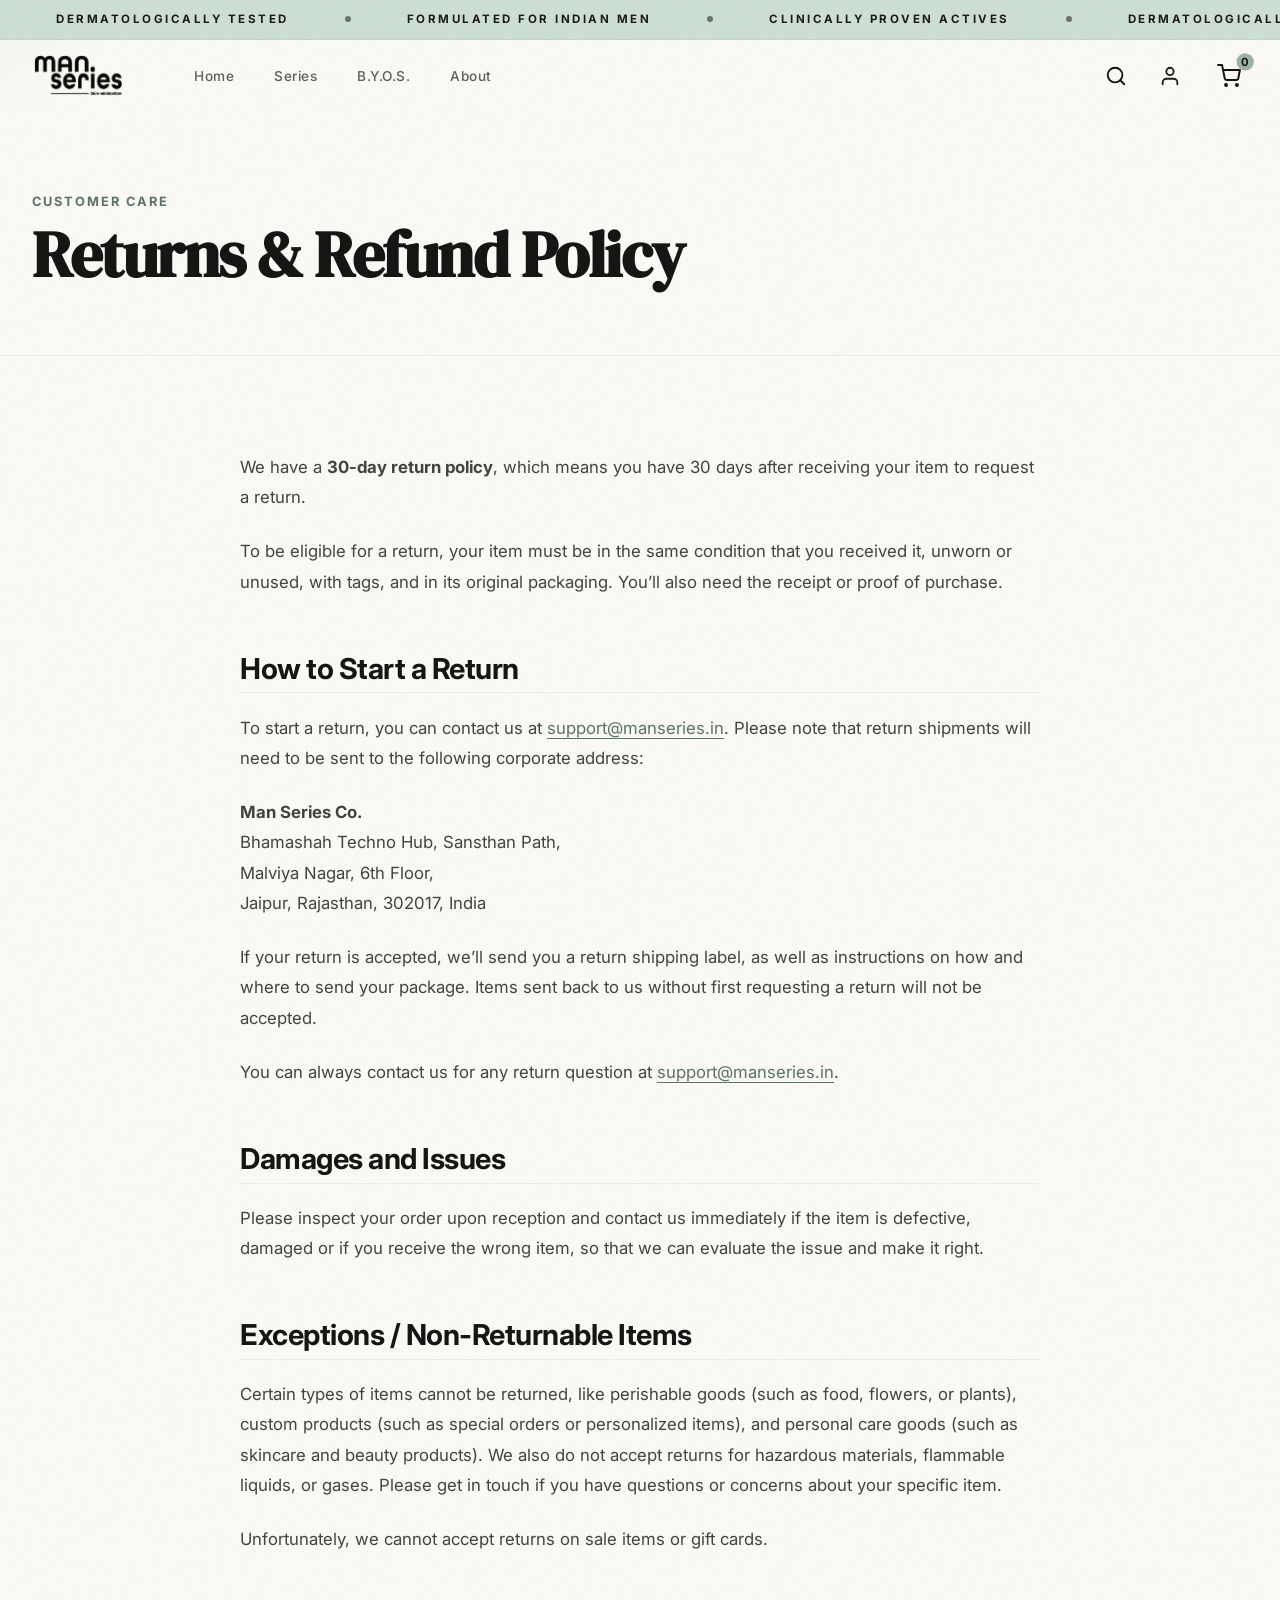
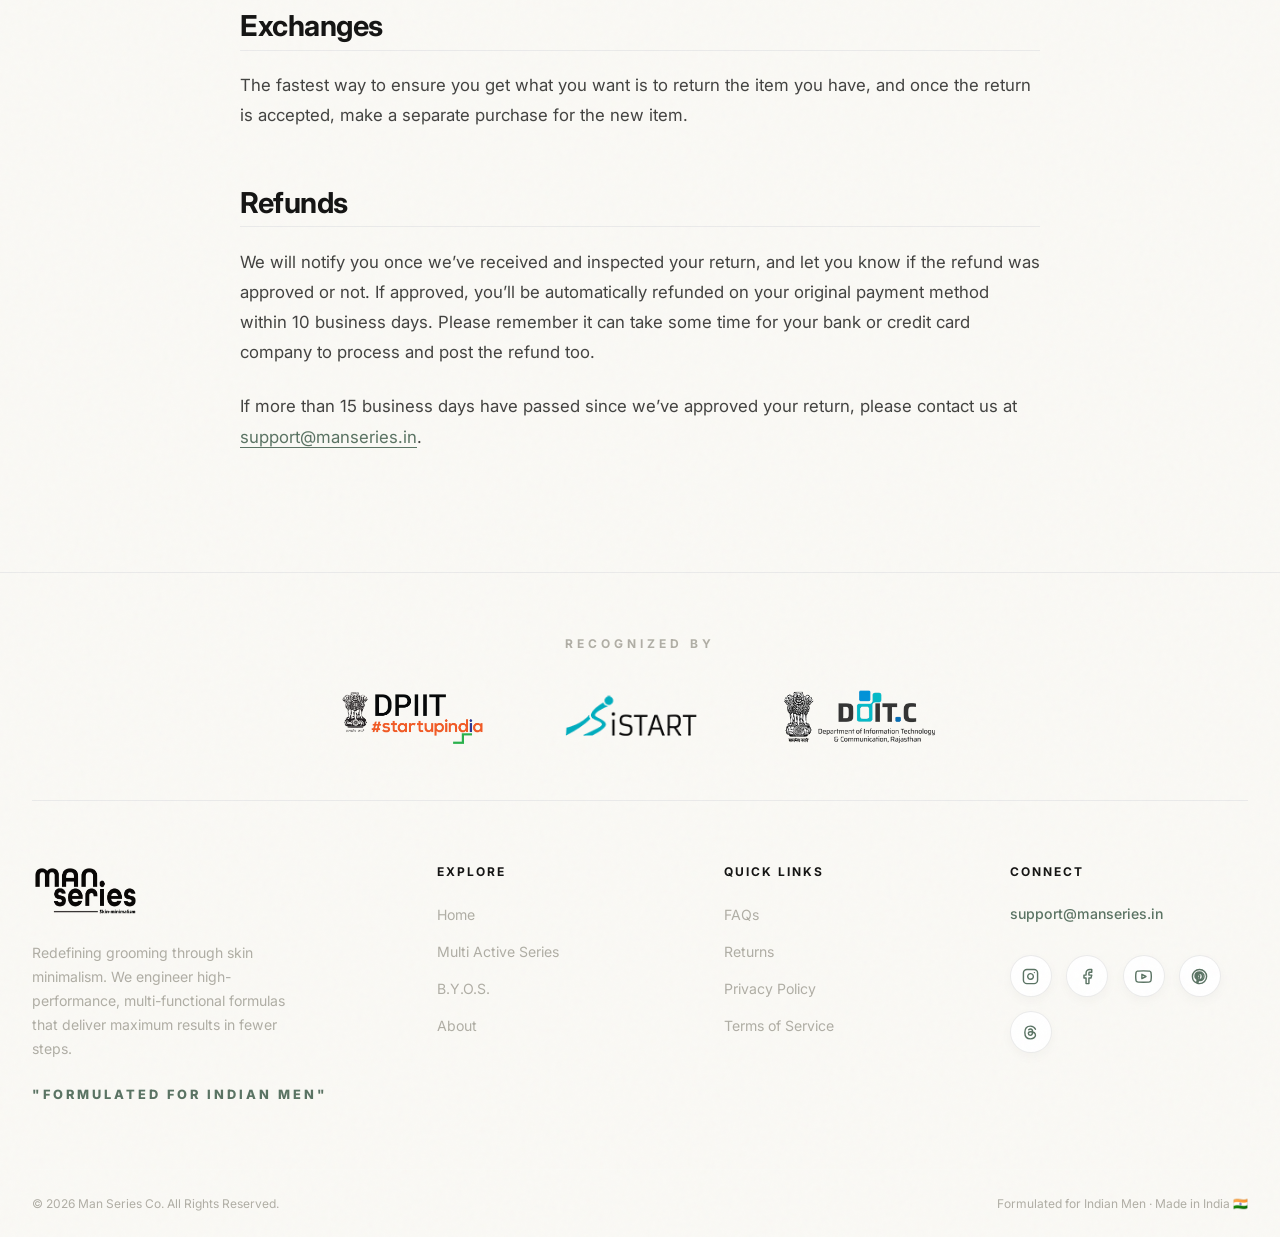
<file: returns.html>
<!DOCTYPE html>
<html lang="en">

<head>
  <meta charset="UTF-8">
  <meta name="viewport" content="width=device-width, initial-scale=1.0, viewport-fit=cover">
  <title>Returns & Refund Policy | Man Series</title>
  <meta name="description"
    content="Read the Man Series Returns and Refund policy. Learn about eligibility criteria, returns procedure, and refund timelines.">
  <meta name="author" content="Man Series Co.">
  <link rel="icon" type="image/png" href="Images/fav icon/favicon.png?v=2">
  <link rel="stylesheet" href="style.css?v=1780760820">
</head>

<body>

  <!-- Custom Cursor Glow -->
  <div class="cursor-glow" id="cursorGlow"></div>

  <!-- Floating Navigation -->
    <!-- Announcement Bar -->
  <div class="announcement-bar">
    <div class="announcement-track">
      <span class="announcement-item">dermatologically tested <span class="sep"></span></span>
      <span class="announcement-item">Formulated for Indian Men <span class="sep"></span></span>
      <span class="announcement-item">Clinically Proven Actives <span class="sep"></span></span>
      <span class="announcement-item">dermatologically tested <span class="sep"></span></span>
      <span class="announcement-item">Formulated for Indian Men <span class="sep"></span></span>
      <span class="announcement-item">Clinically Proven Actives <span class="sep"></span></span>
      <span class="announcement-item">dermatologically tested <span class="sep"></span></span>
      <span class="announcement-item">Formulated for Indian Men <span class="sep"></span></span>
      <span class="announcement-item">Clinically Proven Actives <span class="sep"></span></span>
      <span class="announcement-item">dermatologically tested <span class="sep"></span></span>
      <span class="announcement-item">Formulated for Indian Men <span class="sep"></span></span>
      <span class="announcement-item">Clinically Proven Actives <span class="sep"></span></span>
    </div>
  </div>

<header class="navbar navbar-light-page" id="navbar">
    <div class="container navbar-container">
      <div class="nav-brand">
        <button class="mobile-menu-btn" id="mobileMenuBtn" aria-label="Open Menu">
          <svg class="icon-menu" width="22" height="22" viewBox="0 0 24 24" fill="none" stroke="currentColor" stroke-width="2" stroke-linecap="round" stroke-linejoin="round">
            <line x1="3" y1="12" x2="21" y2="12"></line>
            <line x1="3" y1="6" x2="21" y2="6"></line>
            <line x1="3" y1="18" x2="21" y2="18"></line>
          </svg>
          <svg class="icon-close" width="22" height="22" viewBox="0 0 24 24" fill="none" stroke="currentColor" stroke-width="2" stroke-linecap="round" stroke-linejoin="round">
            <line x1="18" y1="6" x2="6" y2="18"></line>
            <line x1="6" y1="6" x2="18" y2="18"></line>
          </svg>
        </button>
        <a href="index.html" class="logo" aria-label="Man Series Home">
          <img src="Images/Logo/full_logo.png" alt="Man Series" class="logo-img">
        </a>
      </div>
      <nav class="nav-menu" id="navMenu">
        <ul class="nav-links">
          <li><a href="index.html">Home</a></li>
          <li><a href="series.html">Series</a></li>
          <li><a href="byos.html">B.Y.O.S.</a></li>
          <li><a href="about.html">About</a></li>
        </ul>
      </nav>
      <div class="nav-actions">
        <button class="search-trigger" id="searchTrigger" aria-label="Open Search">
          <svg width="22" height="22" viewBox="0 0 24 24" fill="none" stroke="currentColor" stroke-width="2" stroke-linecap="round" stroke-linejoin="round">
            <circle cx="11" cy="11" r="8"></circle>
            <line x1="21" y1="21" x2="16.65" y2="16.65"></line>
          </svg>
        </button>
        <a href="account.html" class="account-trigger" aria-label="My Account" style="margin-right: 5px;">
          <svg width="22" height="22" viewBox="0 0 24 24" fill="none" stroke="currentColor" stroke-width="2" stroke-linecap="round" stroke-linejoin="round">
            <path d="M20 21v-2a4 4 0 0 0-4-4H8a4 4 0 0 0-4 4v2"></path>
            <circle cx="12" cy="7" r="4"></circle>
          </svg>
        </a>
        <button class="cart-trigger" id="cartTrigger" aria-label="Open Cart">
          <svg width="22" height="22" viewBox="0 0 24 24" fill="none" stroke="currentColor" stroke-width="2"
            stroke-linecap="round" stroke-linejoin="round">
            <circle cx="9" cy="21" r="1"></circle>
            <circle cx="20" cy="21" r="1"></circle>
            <path d="M1 1h4l2.68 13.39a2 2 0 0 0 2 1.61h9.72a2 2 0 0 0 2-1.61L23 6H6"></path>
          </svg>
          <span class="cart-count" id="cartBadgeCount">0</span>
        </button>
      </div>
    </div>
  </header>

  <!-- Hero Header Area -->
  <section class="policy-page-hero">
    <div class="container">
      <span class="policy-meta">Customer Care</span>
      <h1>Returns & Refund Policy</h1>
    </div>
  </section>

  <!-- Content Area -->
  <section class="policy-content-wrapper">
    <div class="container">
      <div class="policy-grid">
        <div class="policy-body">
          <p>We have a <strong>30-day return policy</strong>, which means you have 30 days after receiving your item to request a return.</p>
          
          <p>To be eligible for a return, your item must be in the same condition that you received it, unworn or unused, with tags, and in its original packaging. You’ll also need the receipt or proof of purchase.</p>
          
          <h2>How to Start a Return</h2>
          <p>To start a return, you can contact us at <a href="mailto:support@manseries.in">support@manseries.in</a>. Please note that return shipments will need to be sent to the following corporate address:</p>
          
          <blockquote>
            <p><strong>Man Series Co.</strong><br>
            Bhamashah Techno Hub, Sansthan Path,<br>
            Malviya Nagar, 6th Floor,<br>
            Jaipur, Rajasthan, 302017, India</p>
          </blockquote>
          
          <p>If your return is accepted, we’ll send you a return shipping label, as well as instructions on how and where to send your package. Items sent back to us without first requesting a return will not be accepted.</p>
          
          <p>You can always contact us for any return question at <a href="mailto:support@manseries.in">support@manseries.in</a>.</p>

          <h2>Damages and Issues</h2>
          <p>Please inspect your order upon reception and contact us immediately if the item is defective, damaged or if you receive the wrong item, so that we can evaluate the issue and make it right.</p>

          <h2>Exceptions / Non-Returnable Items</h2>
          <p>Certain types of items cannot be returned, like perishable goods (such as food, flowers, or plants), custom products (such as special orders or personalized items), and personal care goods (such as skincare and beauty products). We also do not accept returns for hazardous materials, flammable liquids, or gases. Please get in touch if you have questions or concerns about your specific item.</p>
          <p>Unfortunately, we cannot accept returns on sale items or gift cards.</p>

          <h2>Exchanges</h2>
          <p>The fastest way to ensure you get what you want is to return the item you have, and once the return is accepted, make a separate purchase for the new item.</p>
          <h2>Refunds</h2>
          <p>We will notify you once we’ve received and inspected your return, and let you know if the refund was approved or not. If approved, you’ll be automatically refunded on your original payment method within 10 business days. Please remember it can take some time for your bank or credit card company to process and post the refund too.</p>
          <p>If more than 15 business days have passed since we’ve approved your return, please contact us at <a href="mailto:support@manseries.in">support@manseries.in</a>.</p>
        </div>
      </div>
    </div>
  </section>

  <!-- Footer -->
  <footer>
    <div class="container">
      <!-- Recognition Strip (Footer Integration) -->
      <div class="recognition-strip-footer">
        <h3 class="recognition-title">RECOGNIZED BY</h3>
        <div class="recognition-logos">
          <img src="Images/Recognition/gov-login-img.png" alt="DoIT.C" class="recognition-logo-img">
          <img src="Images/Recognition/istart_logo.png" alt="iStart Rajasthan" class="recognition-logo-img">
          <img src="Images/Recognition/logo.png" alt="Startup India" class="recognition-logo-img">
        </div>
      </div>

      <div class="footer-grid">
        <div class="footer-brand">
          <img src="Images/Logo/full_logo.png" alt="Man Series" class="footer-logo"
            style="height: 36px; margin-bottom: 1.5rem;">
          <p>Redefining grooming through skin minimalism. We engineer high-performance, multi-functional formulas that deliver maximum results in fewer steps.</p>
          <div class="footer-manifesto">"Formulated for Indian Men"</div>
        </div>
        <div class="footer-links">
          <h4>Explore</h4>
          <ul>
            <li><a href="index.html">Home</a></li>
            <li><a href="series.html">Multi Active Series</a></li>
            <li><a href="byos.html">B.Y.O.S.</a></li>
            <li><a href="about.html">About</a></li>
          </ul>
        </div>
        <div class="footer-links">
          <h4>Quick Links</h4>
          <ul>
            <li><a href="faqs.html">FAQs</a></li>
            <li><a href="returns.html">Returns</a></li>
            <li><a href="privacy.html">Privacy Policy</a></li>
            <li><a href="terms.html">Terms of Service</a></li>
          </ul>
        </div>
        <div class="footer-contact">
          <h4>Connect</h4>
          <p><a href="mailto:support@manseries.in">support@manseries.in</a></p>
          <div class="social-icons">
            <a href="https://www.instagram.com/manseries.in" class="social-icon" aria-label="Instagram" target="_blank"
              rel="noopener noreferrer">
              <svg xmlns="http://www.w3.org/2000/svg" width="16" height="16" viewBox="0 0 24 24" fill="none"
                stroke="currentColor" stroke-width="2" stroke-linecap="round" stroke-linejoin="round">
                <rect x="2" y="2" width="20" height="20" rx="5" ry="5"></rect>
                <path d="M16 11.37A4 4 0 1 1 12.63 8 4 4 0 0 1 16 11.37z"></path>
                <line x1="17.5" y1="6.5" x2="17.51" y2="6.5"></line>
              </svg>
            </a>
            <a href="https://www.facebook.com/profile.php?id=61577519865089" class="social-icon" aria-label="Facebook" target="_blank"
              rel="noopener noreferrer">
              <svg xmlns="http://www.w3.org/2000/svg" width="16" height="16" viewBox="0 0 24 24" fill="none"
                stroke="currentColor" stroke-width="2" stroke-linecap="round" stroke-linejoin="round">
                <path d="M18 2h-3a5 5 0 0 0-5 5v3H7v4h3v8h4v-8h3l1-4h-4V7a1 1 0 0 1 1-1h3z"></path>
              </svg>
            </a>
            <a href="https://www.youtube.com/@man.series_in" class="social-icon" aria-label="YouTube" target="_blank"
              rel="noopener noreferrer">
              <svg xmlns="http://www.w3.org/2000/svg" width="16" height="16" viewBox="0 0 24 24" fill="none"
                stroke="currentColor" stroke-width="2" stroke-linecap="round" stroke-linejoin="round">
                <path
                  d="M22.54 6.42a2.78 2.78 0 0 0-1.95-1.96C18.88 4 12 4 12 4s-6.88 0-8.59.46a2.78 2.78 0 0 0-1.95 1.96A29 29 0 0 0 1 12a29 29 0 0 0 .46 5.58A2.78 2.78 0 0 0 3.41 19.54C5.12 20 12 20 12 20s6.88 0 8.59-.46a2.78 2.78 0 0 0 1.95-1.96A29 29 0 0 0 23 12a29 29 0 0 0-.46-5.58z">
                </path>
                <polygon points="9.75 15.02 15.5 12 9.75 8.98 9.75 15.02"></polygon>
              </svg>
            </a>
            <a href="https://www.pinterest.com/manseries01" class="social-icon" aria-label="Pinterest" target="_blank"
              rel="noopener noreferrer">
              <svg xmlns="http://www.w3.org/2000/svg" width="16" height="16" viewBox="0 0 24 24" fill="none"
                stroke="currentColor" stroke-width="2" stroke-linecap="round" stroke-linejoin="round">
                <path
                  d="M12 2C6.477 2 2 6.477 2 12c0 4.236 2.636 7.855 6.356 9.312-.088-.791-.167-2.005.035-2.868.181-.78 1.172-4.97 1.172-4.97s-.299-.598-.299-1.482c0-1.388.806-2.428 1.808-2.428.853 0 1.267.641 1.267 1.408 0 .858-.546 2.14-.828 3.33-.236.995.499 1.806 1.476 1.806 1.772 0 3.137-1.868 3.137-4.561 0-2.387-1.715-4.052-4.163-4.052-2.838 0-4.5 2.126-4.5 4.326 0 .857.33 1.775.742 2.276a.3.3 0 0 1 .069.285c-.076.315-.244.995-.277 1.134-.044.183-.145.222-.335.134-1.249-.581-2.03-2.407-2.03-3.874 0-3.154 2.292-6.052 6.608-6.052 3.469 0 6.165 2.473 6.165 5.776 0 3.447-2.173 6.22-5.19 6.22-1.013 0-1.966-.527-2.292-1.148l-.623 2.378c-.226.869-.835 1.958-1.244 2.621.937.29 1.931.446 2.962.446 5.523 0 10-4.477 10-10S17.523 2 12 2z" />
              </svg>
            </a>
            <a href="https://www.threads.net/@manseries.in" class="social-icon" aria-label="Threads" target="_blank"
              rel="noopener noreferrer">
              <svg xmlns="http://www.w3.org/2000/svg" width="16" height="16" viewBox="0 0 24 24" fill="none"
                stroke="currentColor" stroke-width="2" stroke-linecap="round" stroke-linejoin="round">
                <path stroke="none" d="M0 0h24v24H0z" fill="none"/>
                <path d="M19 7.5c-1.333 -3 -3.667 -4.5 -7 -4.5c-5 0 -8 2.5 -8 9s3.5 9 8 9s7 -3 7 -5s-1 -5 -7 -5c-2.5 0 -3 1.25 -3 2.5c0 1.5 1 2.5 2.5 2.5c2.5 0 3.5 -1.5 3.5 -5s-2 -4 -3 -4s-1.833 .333 -2.5 1" />
              </svg>
            </a>
          </div>
        </div>
      </div>
      <div class="footer-bottom">
        <p>&copy; 2026 Man Series Co. All Rights Reserved.</p>
        <p>Formulated for Indian Men · Made in India <span role="img" aria-label="India Flag">🇮🇳</span></p>
      </div>
    </div>
  </footer>

  <!-- Search Overlay -->
  <div class="search-overlay" id="searchOverlay">
    <div class="search-container">
      <button class="search-close-btn" id="closeSearchBtn" aria-label="Close Search">&times;</button>
      <div class="search-box">
        <svg class="search-icon-inside" width="24" height="24" viewBox="0 0 24 24" fill="none" stroke="currentColor" stroke-width="2" stroke-linecap="round" stroke-linejoin="round">
          <circle cx="11" cy="11" r="8"></circle>
          <line x1="21" y1="21" x2="16.65" y2="16.65"></line>
        </svg>
        <input type="text" id="searchInput" placeholder="Search products, ingredients..." autocomplete="off">
      </div>
      <div class="search-results" id="searchResults"></div>
    </div>
  </div>

  <script src="app.js?v=1780760816"></script>
</body>

</html>
</file>
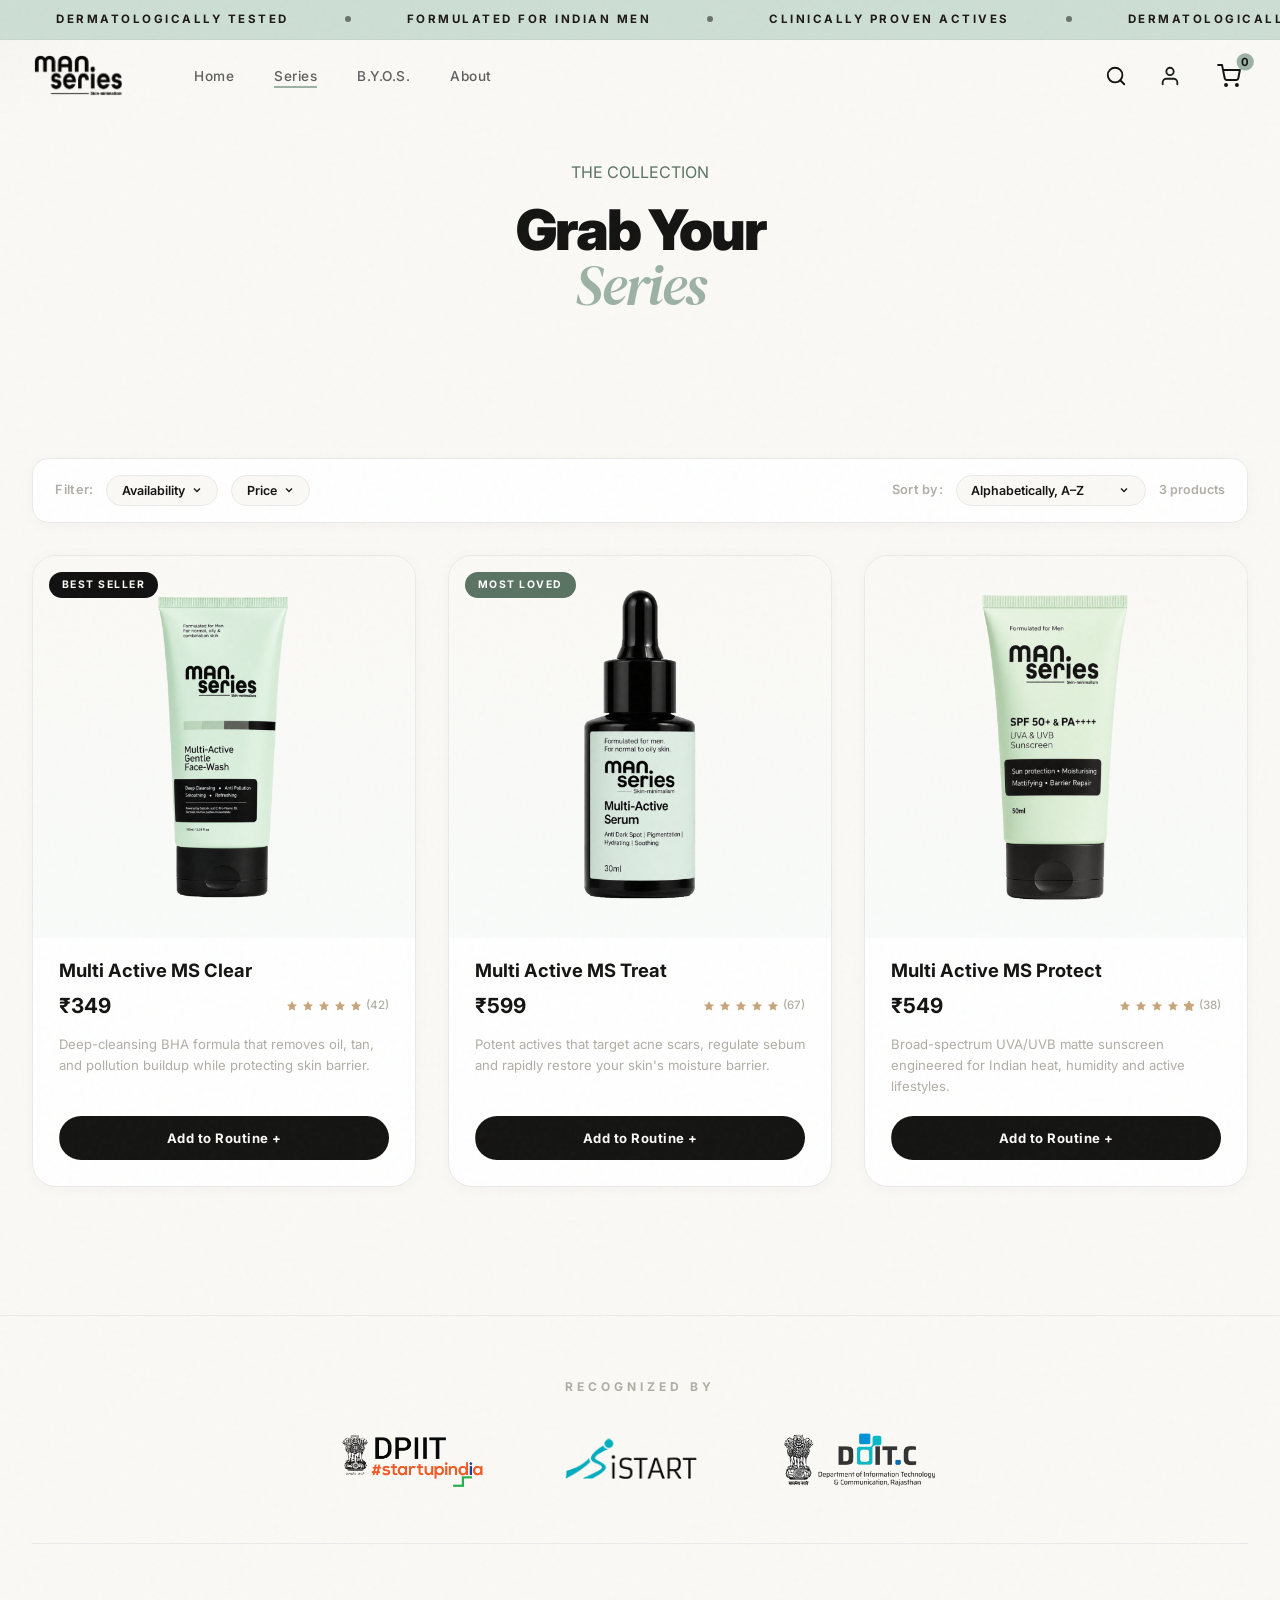
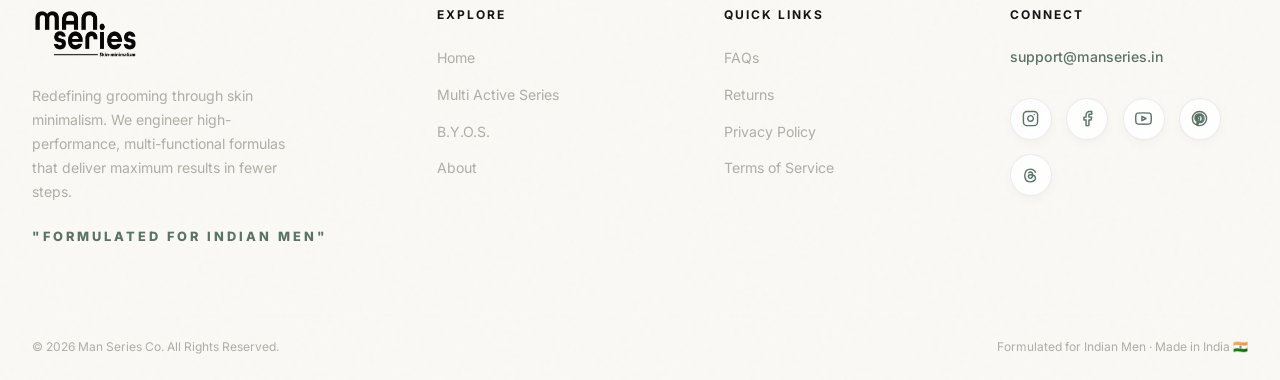
<file: series.html>
<!DOCTYPE html>
<html lang="en">

<head>
  <meta charset="UTF-8">
  <meta name="viewport" content="width=device-width, initial-scale=1.0">
  <title>The Series | Man Series — Shop All Products</title>
  <meta name="description"
    content="Browse the complete Man Series collection. Filter by availability and price. Sort by name or price. 3 clinical skincare products for Indian men.">
  <meta name="author" content="Man Series Co.">
  <link rel="icon" type="image/png" href="Images/fav icon/favicon.png?v=2">
  <link rel="stylesheet" href="style.css?v=1780760820">
</head>

<body>

  <div class="cursor-glow" id="cursorGlow"></div>



    <!-- Announcement Bar -->
  <div class="announcement-bar">
    <div class="announcement-track">
      <span class="announcement-item">dermatologically tested <span class="sep"></span></span>
      <span class="announcement-item">Formulated for Indian Men <span class="sep"></span></span>
      <span class="announcement-item">Clinically Proven Actives <span class="sep"></span></span>
      <span class="announcement-item">dermatologically tested <span class="sep"></span></span>
      <span class="announcement-item">Formulated for Indian Men <span class="sep"></span></span>
      <span class="announcement-item">Clinically Proven Actives <span class="sep"></span></span>
      <span class="announcement-item">dermatologically tested <span class="sep"></span></span>
      <span class="announcement-item">Formulated for Indian Men <span class="sep"></span></span>
      <span class="announcement-item">Clinically Proven Actives <span class="sep"></span></span>
      <span class="announcement-item">dermatologically tested <span class="sep"></span></span>
      <span class="announcement-item">Formulated for Indian Men <span class="sep"></span></span>
      <span class="announcement-item">Clinically Proven Actives <span class="sep"></span></span>
    </div>
  </div>

  <!-- Navigation -->
  <header class="navbar navbar-light-page" id="navbar">
    <div class="container navbar-container">
      <div class="nav-brand">
        <button class="mobile-menu-btn" id="mobileMenuBtn" aria-label="Open Menu">
          <svg class="icon-menu" width="22" height="22" viewBox="0 0 24 24" fill="none" stroke="currentColor" stroke-width="2" stroke-linecap="round" stroke-linejoin="round">
            <line x1="3" y1="12" x2="21" y2="12"></line>
            <line x1="3" y1="6" x2="21" y2="6"></line>
            <line x1="3" y1="18" x2="21" y2="18"></line>
          </svg>
          <svg class="icon-close" width="22" height="22" viewBox="0 0 24 24" fill="none" stroke="currentColor" stroke-width="2" stroke-linecap="round" stroke-linejoin="round">
            <line x1="18" y1="6" x2="6" y2="18"></line>
            <line x1="6" y1="6" x2="18" y2="18"></line>
          </svg>
        </button>
        <a href="index.html" class="logo" aria-label="Man Series Home">
          <img src="Images/Logo/full_logo.png" alt="Man Series" class="logo-img">
        </a>
      </div>
      <nav class="nav-menu" id="navMenu">
        <ul class="nav-links">
          <li><a href="index.html">Home</a></li>
          <li><a href="series.html" class="nav-active">Series</a></li>
          <li><a href="byos.html">B.Y.O.S.</a></li>
          <li><a href="about.html">About</a></li>
        </ul>
      </nav>
      <div class="nav-actions">
        <button class="search-trigger" id="searchTrigger" aria-label="Open Search">
          <svg width="22" height="22" viewBox="0 0 24 24" fill="none" stroke="currentColor" stroke-width="2" stroke-linecap="round" stroke-linejoin="round">
            <circle cx="11" cy="11" r="8"></circle>
            <line x1="21" y1="21" x2="16.65" y2="16.65"></line>
          </svg>
        </button>
        <a href="account.html" class="account-trigger" aria-label="My Account" style="margin-right: 5px;">
          <svg width="22" height="22" viewBox="0 0 24 24" fill="none" stroke="currentColor" stroke-width="2" stroke-linecap="round" stroke-linejoin="round">
            <path d="M20 21v-2a4 4 0 0 0-4-4H8a4 4 0 0 0-4 4v2"></path>
            <circle cx="12" cy="7" r="4"></circle>
          </svg>
        </a>
        <button class="cart-trigger" id="cartTrigger" aria-label="Open Cart">
          <svg width="22" height="22" viewBox="0 0 24 24" fill="none" stroke="currentColor" stroke-width="2"
            stroke-linecap="round" stroke-linejoin="round">
            <circle cx="9" cy="21" r="1"></circle>
            <circle cx="20" cy="21" r="1"></circle>
            <path d="M1 1h4l2.68 13.39a2 2 0 0 0 2 1.61h9.72a2 2 0 0 0 2-1.61L23 6H6"></path>
          </svg>
          <span class="cart-count" id="cartBadgeCount">0</span>
        </button>
      </div>
    </div>
  </header>


  <!-- ═══════════════════════════════════════════════
       PAGE HERO BANNER
       ═══════════════════════════════════════════════ -->
  <section class="page-hero" style="background: var(--cream); padding: 10rem 0 4rem; text-align: center;">
    <div class="container">
      <span class="eyebrow" style="color: var(--sage-dark); display:block; margin-bottom:1rem;">THE COLLECTION</span>
      <h1 style="font-size: 3.5rem; letter-spacing: -2px; margin-bottom: 1rem; line-height: 1;">
        <span class="line-normal">Grab Your</span>
        <span class="line-italic">Series</span>
      </h1>
    </div>
  </section>


  <!-- ═══════════════════════════════════════════════
       SERIES — Filter & Sort + Products
       ═══════════════════════════════════════════════ -->
  <section class="series-section" id="series-section" style="padding-top: 4rem;">
    <div class="container">

      <!-- Filter & Sort Bar -->
      <div class="filter-sort-bar reveal">
        <div class="filter-group">
          <span class="filter-label">Filter:</span>
          <div class="filter-dropdown" id="filterAvailability">
            <button class="filter-btn" onclick="toggleDropdown('availDropdown')">
              Availability
              <svg width="12" height="12" viewBox="0 0 24 24" fill="none" stroke="currentColor" stroke-width="2.5">
                <polyline points="6 9 12 15 18 9"></polyline>
              </svg>
            </button>
            <div class="dropdown-menu" id="availDropdown">
              <label class="dropdown-item"><input type="checkbox" value="available" checked> In Stock</label>
              <label class="dropdown-item"><input type="checkbox" value="launching"> Launching Soon</label>
            </div>
          </div>
          <div class="filter-dropdown" id="filterPrice">
            <button class="filter-btn" onclick="toggleDropdown('priceDropdown')">
              Price
              <svg width="12" height="12" viewBox="0 0 24 24" fill="none" stroke="currentColor" stroke-width="2.5">
                <polyline points="6 9 12 15 18 9"></polyline>
              </svg>
            </button>
            <div class="dropdown-menu" id="priceDropdown">
              <label class="dropdown-item"><input type="radio" name="price" value="all" checked> All Prices</label>
              <label class="dropdown-item"><input type="radio" name="price" value="under400"> Under ₹400</label>
              <label class="dropdown-item"><input type="radio" name="price" value="over400"> Over ₹400</label>
            </div>
          </div>
        </div>
        <div class="sort-group">
          <span class="filter-label">Sort by:</span>
          <div class="filter-dropdown" id="sortBy">
            <button class="filter-btn sort-btn" onclick="toggleDropdown('sortDropdown')">
              <span id="sortLabel">Alphabetically, A–Z</span>
              <svg width="12" height="12" viewBox="0 0 24 24" fill="none" stroke="currentColor" stroke-width="2.5">
                <polyline points="6 9 12 15 18 9"></polyline>
              </svg>
            </button>
            <div class="dropdown-menu dropdown-right" id="sortDropdown">
              <div class="dropdown-item sort-option active" data-sort="alpha-asc">Alphabetically, A–Z</div>
              <div class="dropdown-item sort-option" data-sort="alpha-desc">Alphabetically, Z–A</div>
              <div class="dropdown-item sort-option" data-sort="price-asc">Price, Low to High</div>
              <div class="dropdown-item sort-option" data-sort="price-desc">Price, High to Low</div>
            </div>
          </div>
          <span class="product-count" id="seriesProductCount">3 products</span>
        </div>
      </div>

      <!-- Series Grid -->
      <div class="series-grid reveal-stagger" id="seriesGrid">

        <div class="series-card" data-name="Multi Active MS Clear" data-price="349" data-avail="available">
          <div class="series-card-badge">Best Seller</div>
          <div class="series-img-wrap">
            <img src="Images/Face wash/Transparent_Facewash.png?v=3" alt="Multi Active MS Clear"
              class="series-product-img">
          </div>
          <div class="series-card-body">
            <h3>Multi Active MS Clear</h3>
            <div class="series-card-meta">
              <span class="series-price">₹349</span>
              <div class="series-rating">
                <span class="stars" aria-label="5 out of 5 stars">
                  <svg class="star-icon" viewBox="0 0 24 24"><polygon points="12 2 15.09 8.26 22 9.27 17 14.14 18.18 21.02 12 17.77 5.82 21.02 7 14.14 2 9.27 8.91 8.26 12 2"></polygon></svg>
                  <svg class="star-icon" viewBox="0 0 24 24"><polygon points="12 2 15.09 8.26 22 9.27 17 14.14 18.18 21.02 12 17.77 5.82 21.02 7 14.14 2 9.27 8.91 8.26 12 2"></polygon></svg>
                  <svg class="star-icon" viewBox="0 0 24 24"><polygon points="12 2 15.09 8.26 22 9.27 17 14.14 18.18 21.02 12 17.77 5.82 21.02 7 14.14 2 9.27 8.91 8.26 12 2"></polygon></svg>
                  <svg class="star-icon" viewBox="0 0 24 24"><polygon points="12 2 15.09 8.26 22 9.27 17 14.14 18.18 21.02 12 17.77 5.82 21.02 7 14.14 2 9.27 8.91 8.26 12 2"></polygon></svg>
                  <svg class="star-icon" viewBox="0 0 24 24"><polygon points="12 2 15.09 8.26 22 9.27 17 14.14 18.18 21.02 12 17.77 5.82 21.02 7 14.14 2 9.27 8.91 8.26 12 2"></polygon></svg>
                </span>
                <span class="rating-count">(42)</span>
              </div>
            </div>
            <p class="series-card-desc">Deep-cleansing BHA formula that removes oil, tan, and pollution buildup while
              protecting skin barrier.</p>
            <button class="series-add-btn add-to-cart-btn" data-id="fw" data-name="Multi Active MS Clear"
              data-price="349" data-img="fw">Add to Routine +</button>
          </div>
        </div>

        <div class="series-card" data-name="Multi Active MS Treat" data-price="599" data-avail="available">
          <div class="series-card-badge featured">Most Loved</div>
          <div class="series-img-wrap">
            <img src="Images/Serum/Transparent_Serum.png?v=3" alt="Multi Active MS Treat"
              class="series-product-img">
          </div>
          <div class="series-card-body">
            <h3>Multi Active MS Treat</h3>
            <div class="series-card-meta">
              <span class="series-price">₹599</span>
              <div class="series-rating">
                <span class="stars" aria-label="5 out of 5 stars">
                  <svg class="star-icon" viewBox="0 0 24 24"><polygon points="12 2 15.09 8.26 22 9.27 17 14.14 18.18 21.02 12 17.77 5.82 21.02 7 14.14 2 9.27 8.91 8.26 12 2"></polygon></svg>
                  <svg class="star-icon" viewBox="0 0 24 24"><polygon points="12 2 15.09 8.26 22 9.27 17 14.14 18.18 21.02 12 17.77 5.82 21.02 7 14.14 2 9.27 8.91 8.26 12 2"></polygon></svg>
                  <svg class="star-icon" viewBox="0 0 24 24"><polygon points="12 2 15.09 8.26 22 9.27 17 14.14 18.18 21.02 12 17.77 5.82 21.02 7 14.14 2 9.27 8.91 8.26 12 2"></polygon></svg>
                  <svg class="star-icon" viewBox="0 0 24 24"><polygon points="12 2 15.09 8.26 22 9.27 17 14.14 18.18 21.02 12 17.77 5.82 21.02 7 14.14 2 9.27 8.91 8.26 12 2"></polygon></svg>
                  <svg class="star-icon" viewBox="0 0 24 24"><polygon points="12 2 15.09 8.26 22 9.27 17 14.14 18.18 21.02 12 17.77 5.82 21.02 7 14.14 2 9.27 8.91 8.26 12 2"></polygon></svg>
                </span>
                <span class="rating-count">(67)</span>
              </div>
            </div>
            <p class="series-card-desc">Potent actives that target acne scars, regulate sebum and rapidly restore your
              skin's moisture barrier.</p>
            <button class="series-add-btn add-to-cart-btn" data-id="sr" data-name="Multi Active MS Treat" data-price="599"
              data-img="sr">Add to Routine +</button>
          </div>
        </div>

        <div class="series-card" data-name="Multi Active MS Protect" data-price="549" data-avail="available">
          <div class="series-img-wrap">
            <img src="Images/Sunscreen/Transparent_Sunscreen.png?v=3" alt="Multi Active MS Protect"
              class="series-product-img">
          </div>
          <div class="series-card-body">
            <h3>Multi Active MS Protect</h3>
            <div class="series-card-meta">
              <span class="series-price">₹549</span>
              <div class="series-rating">
                <span class="stars" aria-label="4 out of 5 stars">
                  <svg class="star-icon" viewBox="0 0 24 24"><polygon points="12 2 15.09 8.26 22 9.27 17 14.14 18.18 21.02 12 17.77 5.82 21.02 7 14.14 2 9.27 8.91 8.26 12 2"></polygon></svg>
                  <svg class="star-icon" viewBox="0 0 24 24"><polygon points="12 2 15.09 8.26 22 9.27 17 14.14 18.18 21.02 12 17.77 5.82 21.02 7 14.14 2 9.27 8.91 8.26 12 2"></polygon></svg>
                  <svg class="star-icon" viewBox="0 0 24 24"><polygon points="12 2 15.09 8.26 22 9.27 17 14.14 18.18 21.02 12 17.77 5.82 21.02 7 14.14 2 9.27 8.91 8.26 12 2"></polygon></svg>
                  <svg class="star-icon" viewBox="0 0 24 24"><polygon points="12 2 15.09 8.26 22 9.27 17 14.14 18.18 21.02 12 17.77 5.82 21.02 7 14.14 2 9.27 8.91 8.26 12 2"></polygon></svg>
                  <svg class="star-icon" viewBox="0 0 24 24" fill="none" stroke="currentColor" stroke-width="2"><polygon points="12 2 15.09 8.26 22 9.27 17 14.14 18.18 21.02 12 17.77 5.82 21.02 7 14.14 2 9.27 8.91 8.26 12 2"></polygon></svg>
                </span>
                <span class="rating-count">(38)</span>
              </div>
            </div>
            <p class="series-card-desc">Broad-spectrum UVA/UVB matte sunscreen engineered for Indian heat, humidity and
              active lifestyles.</p>
            <button class="series-add-btn add-to-cart-btn" data-id="ss" data-name="Multi Active MS Protect" data-price="549"
              data-img="ss">Add to Routine +</button>
          </div>
        </div>

      </div>
    </div>
  </section>


  <!-- Footer -->
  <footer>
    <div class="container">
            <!-- Recognition Strip (Footer Integration) -->
      <div class="recognition-strip-footer">
        <h3 class="recognition-title">RECOGNIZED BY</h3>
        <div class="recognition-logos">
          <img src="Images/Recognition/gov-login-img.png" alt="DoIT.C" class="recognition-logo-img">
          <img src="Images/Recognition/istart_logo.png" alt="iStart Rajasthan" class="recognition-logo-img">
          <img src="Images/Recognition/logo.png" alt="Startup India" class="recognition-logo-img">
        </div>
      </div>

      <div class="footer-grid">
        <div class="footer-brand">
          <img src="Images/Logo/full_logo.png" alt="Man Series" class="footer-logo"
            style="height: 36px; margin-bottom: 1.5rem;">
          <p>Redefining grooming through skin minimalism. We engineer high-performance, multi-functional formulas that deliver maximum results in fewer steps.</p>
          <div class="footer-manifesto">"Formulated for Indian Men"</div>
        </div>

        <div class="footer-links">
          <h4>Explore</h4>
          <ul>
            <li><a href="index.html">Home</a></li>
            <li><a href="series.html">Multi Active Series</a></li>
            <li><a href="byos.html">B.Y.O.S.</a></li>
            <li><a href="about.html">About</a></li>
          </ul>
        </div>

        <div class="footer-links">
          <h4>Quick Links</h4>
          <ul>
            <li><a href="faqs.html">FAQs</a></li>
            <li><a href="returns.html">Returns</a></li>
            <li><a href="privacy.html">Privacy Policy</a></li>
            <li><a href="terms.html">Terms of Service</a></li>
          </ul>
        </div>

        <div class="footer-contact">
          <h4>Connect</h4>
          <p><a href="mailto:support@manseries.in">support@manseries.in</a></p>
          <div class="social-icons">
            <a href="https://www.instagram.com/manseries.in" class="social-icon" aria-label="Instagram" target="_blank"
              rel="noopener noreferrer">
              <svg xmlns="http://www.w3.org/2000/svg" width="16" height="16" viewBox="0 0 24 24" fill="none"
                stroke="currentColor" stroke-width="2" stroke-linecap="round" stroke-linejoin="round">
                <rect x="2" y="2" width="20" height="20" rx="5" ry="5"></rect>
                <path d="M16 11.37A4 4 0 1 1 12.63 8 4 4 0 0 1 16 11.37z"></path>
                <line x1="17.5" y1="6.5" x2="17.51" y2="6.5"></line>
              </svg>
            </a>
            <a href="https://www.facebook.com/profile.php?id=61577519865089" class="social-icon" aria-label="Facebook" target="_blank"
              rel="noopener noreferrer">
              <svg xmlns="http://www.w3.org/2000/svg" width="16" height="16" viewBox="0 0 24 24" fill="none"
                stroke="currentColor" stroke-width="2" stroke-linecap="round" stroke-linejoin="round">
                <path d="M18 2h-3a5 5 0 0 0-5 5v3H7v4h3v8h4v-8h3l1-4h-4V7a1 1 0 0 1 1-1h3z"></path>
              </svg>
            </a>
            <a href="https://www.youtube.com/@man.series_in" class="social-icon" aria-label="YouTube" target="_blank"
              rel="noopener noreferrer">
              <svg xmlns="http://www.w3.org/2000/svg" width="16" height="16" viewBox="0 0 24 24" fill="none"
                stroke="currentColor" stroke-width="2" stroke-linecap="round" stroke-linejoin="round">
                <path
                  d="M22.54 6.42a2.78 2.78 0 0 0-1.95-1.96C18.88 4 12 4 12 4s-6.88 0-8.59.46a2.78 2.78 0 0 0-1.95 1.96A29 29 0 0 0 1 12a29 29 0 0 0 .46 5.58A2.78 2.78 0 0 0 3.41 19.54C5.12 20 12 20 12 20s6.88 0 8.59-.46a2.78 2.78 0 0 0 1.95-1.96A29 29 0 0 0 23 12a29 29 0 0 0-.46-5.58z">
                </path>
                <polygon points="9.75 15.02 15.5 12 9.75 8.98 9.75 15.02"></polygon>
              </svg>
            </a>
            <a href="https://www.pinterest.com/manseries01" class="social-icon" aria-label="Pinterest" target="_blank"
              rel="noopener noreferrer">
              <svg xmlns="http://www.w3.org/2000/svg" width="16" height="16" viewBox="0 0 24 24" fill="none"
                stroke="currentColor" stroke-width="2" stroke-linecap="round" stroke-linejoin="round">
                <path
                  d="M12 2C6.477 2 2 6.477 2 12c0 4.236 2.636 7.855 6.356 9.312-.088-.791-.167-2.005.035-2.868.181-.78 1.172-4.97 1.172-4.97s-.299-.598-.299-1.482c0-1.388.806-2.428 1.808-2.428.853 0 1.267.641 1.267 1.408 0 .858-.546 2.14-.828 3.33-.236.995.499 1.806 1.476 1.806 1.772 0 3.137-1.868 3.137-4.561 0-2.387-1.715-4.052-4.163-4.052-2.838 0-4.5 2.126-4.5 4.326 0 .857.33 1.775.742 2.276a.3.3 0 0 1 .069.285c-.076.315-.244.995-.277 1.134-.044.183-.145.222-.335.134-1.249-.581-2.03-2.407-2.03-3.874 0-3.154 2.292-6.052 6.608-6.052 3.469 0 6.165 2.473 6.165 5.776 0 3.447-2.173 6.22-5.19 6.22-1.013 0-1.966-.527-2.292-1.148l-.623 2.378c-.226.869-.835 1.958-1.244 2.621.937.29 1.931.446 2.962.446 5.523 0 10-4.477 10-10S17.523 2 12 2z" />
              </svg>
            </a>
            <a href="https://www.threads.net/@manseries.in" class="social-icon" aria-label="Threads" target="_blank"
              rel="noopener noreferrer">
              <svg xmlns="http://www.w3.org/2000/svg" width="16" height="16" viewBox="0 0 24 24" fill="none"
                stroke="currentColor" stroke-width="2" stroke-linecap="round" stroke-linejoin="round">
                <path stroke="none" d="M0 0h24v24H0z" fill="none"/>
                <path d="M19 7.5c-1.333 -3 -3.667 -4.5 -7 -4.5c-5 0 -8 2.5 -8 9s3.5 9 8 9s7 -3 7 -5s-1 -5 -7 -5c-2.5 0 -3 1.25 -3 2.5c0 1.5 1 2.5 2.5 2.5c2.5 0 3.5 -1.5 3.5 -5s-2 -4 -3 -4s-1.833 .333 -2.5 1" />
              </svg>
            </a>
          </div>
        </div>
      </div>

      <div class="footer-bottom">
        <p>&copy; 2026 Man Series Co. All Rights Reserved.</p>
        <p>Formulated for Indian Men · Made in India <span role="img" aria-label="India Flag">🇮🇳</span></p>
      </div>
    </div>
  </footer>

  <!-- Search Overlay -->
  <div class="search-overlay" id="searchOverlay">
    <div class="search-container">
      <button class="search-close-btn" id="closeSearchBtn" aria-label="Close Search">&times;</button>
      <div class="search-box">
        <svg class="search-icon-inside" width="24" height="24" viewBox="0 0 24 24" fill="none" stroke="currentColor" stroke-width="2" stroke-linecap="round" stroke-linejoin="round">
          <circle cx="11" cy="11" r="8"></circle>
          <line x1="21" y1="21" x2="16.65" y2="16.65"></line>
        </svg>
        <input type="text" id="searchInput" placeholder="Search products, ingredients..." autocomplete="off">
      </div>
      <div class="search-results" id="searchResults"></div>
    </div>
  </div>

  <script src="app.js?v=1780760816"></script>
  <script>
    document.addEventListener('DOMContentLoaded', () => {
      const profileStr = localStorage.getItem('skinProfile');
      if (profileStr) {
        const profile = JSON.parse(profileStr);
        const cards = document.querySelectorAll('.series-card');
        
        cards.forEach(card => {
          const name = card.dataset.name;
          let recommend = false;
          let reason = '';

          // Basic Personalization Logic
          if (profile.type === 'Oily' || profile.type === 'Combination' || profile.concern === 'Acne') {
            if (name.includes('Wash') || name.includes('Serum')) {
              recommend = true;
              reason = `Perfect for ${profile.type} Skin`;
            }
          } else if (profile.type === 'Dry' || profile.type === 'Sensitive') {
            if (name.includes('Sunscreen')) {
              recommend = true;
              reason = `Hydrating for ${profile.type} Skin`;
            }
          } else {
            // Normal or others
            if (name.includes('Wash')) {
              recommend = true;
              reason = "Daily Essential";
            }
          }

          if (recommend) {
            // Remove any existing badge
            const existingBadge = card.querySelector('.series-card-badge');
            if(existingBadge) existingBadge.remove();
            
            // Add recommendation badge
            const badge = document.createElement('div');
            badge.className = 'series-card-badge';
            badge.style.background = 'var(--gold)';
            badge.style.color = 'var(--charcoal)';
            badge.textContent = `✨ Recommended: ${reason}`;
            card.insertBefore(badge, card.firstChild);
          }
        });
      }
    });
  </script>
</body>

</html>
</file>
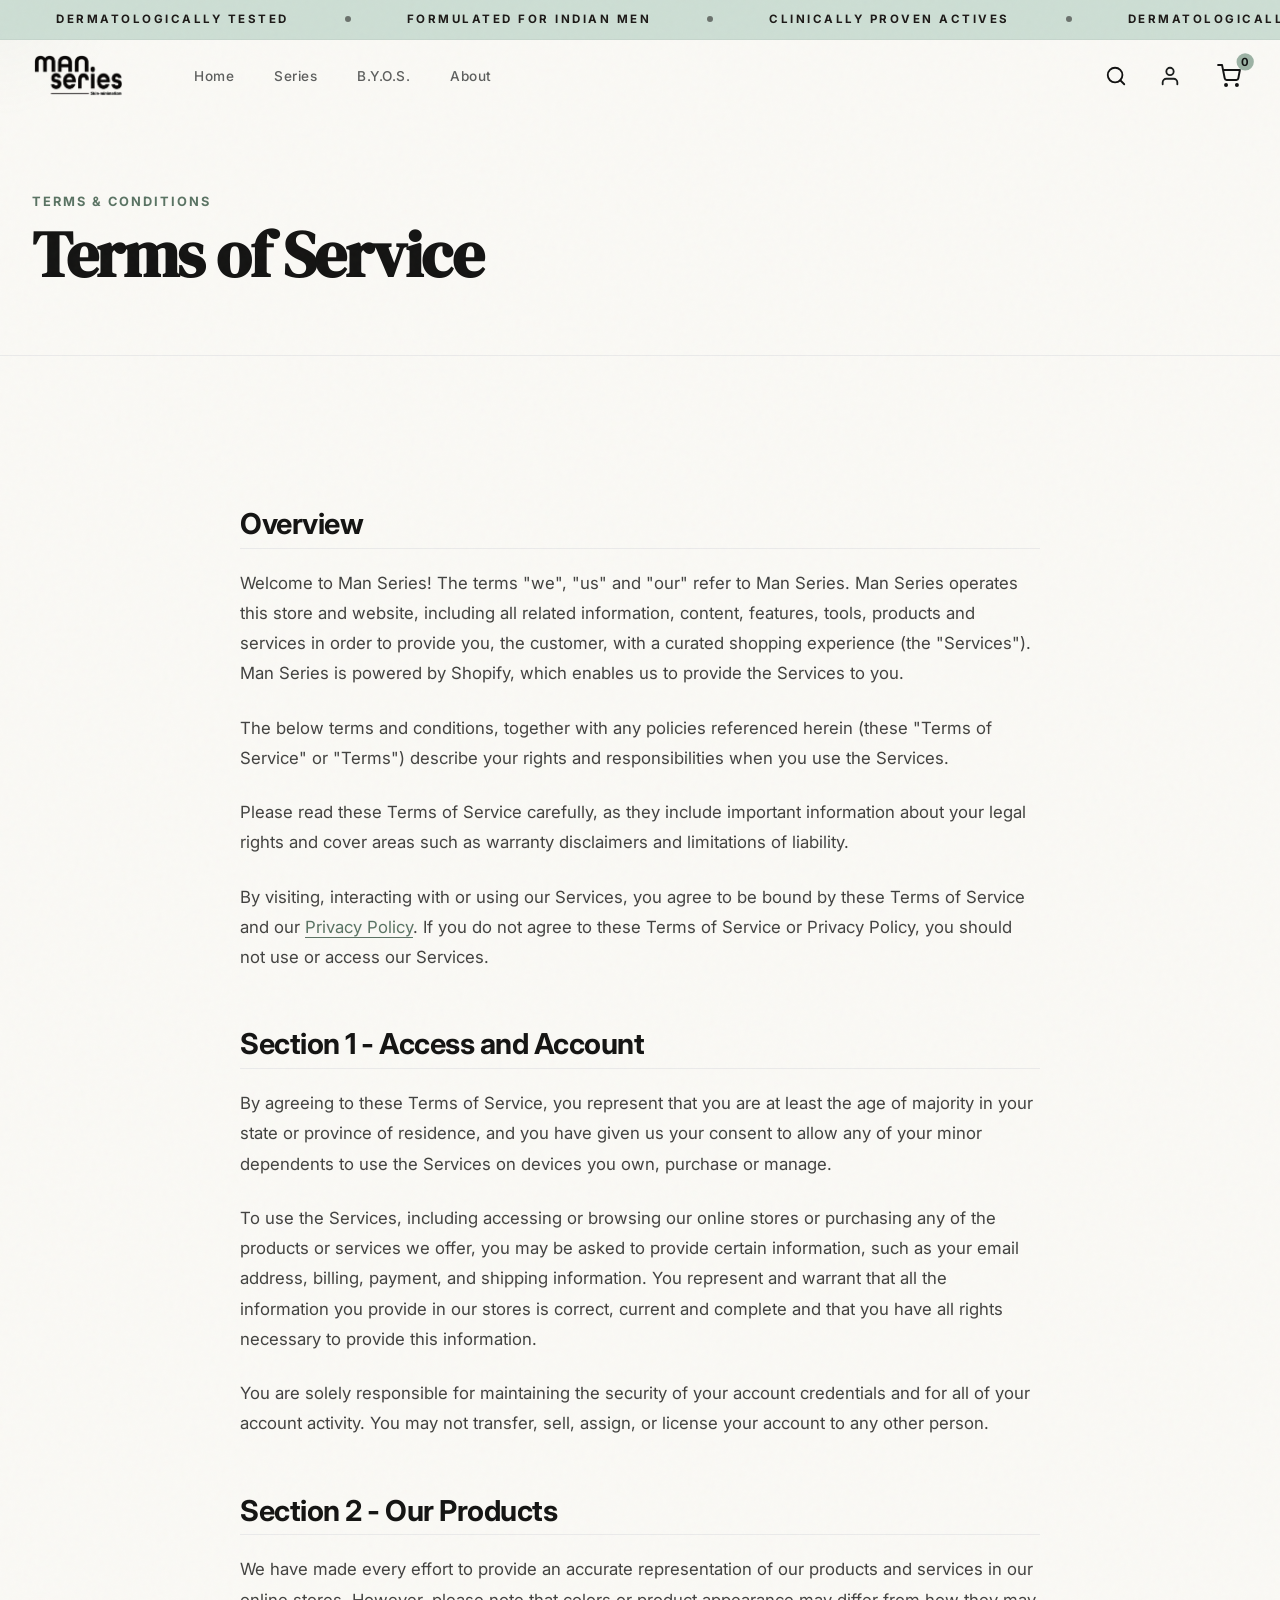
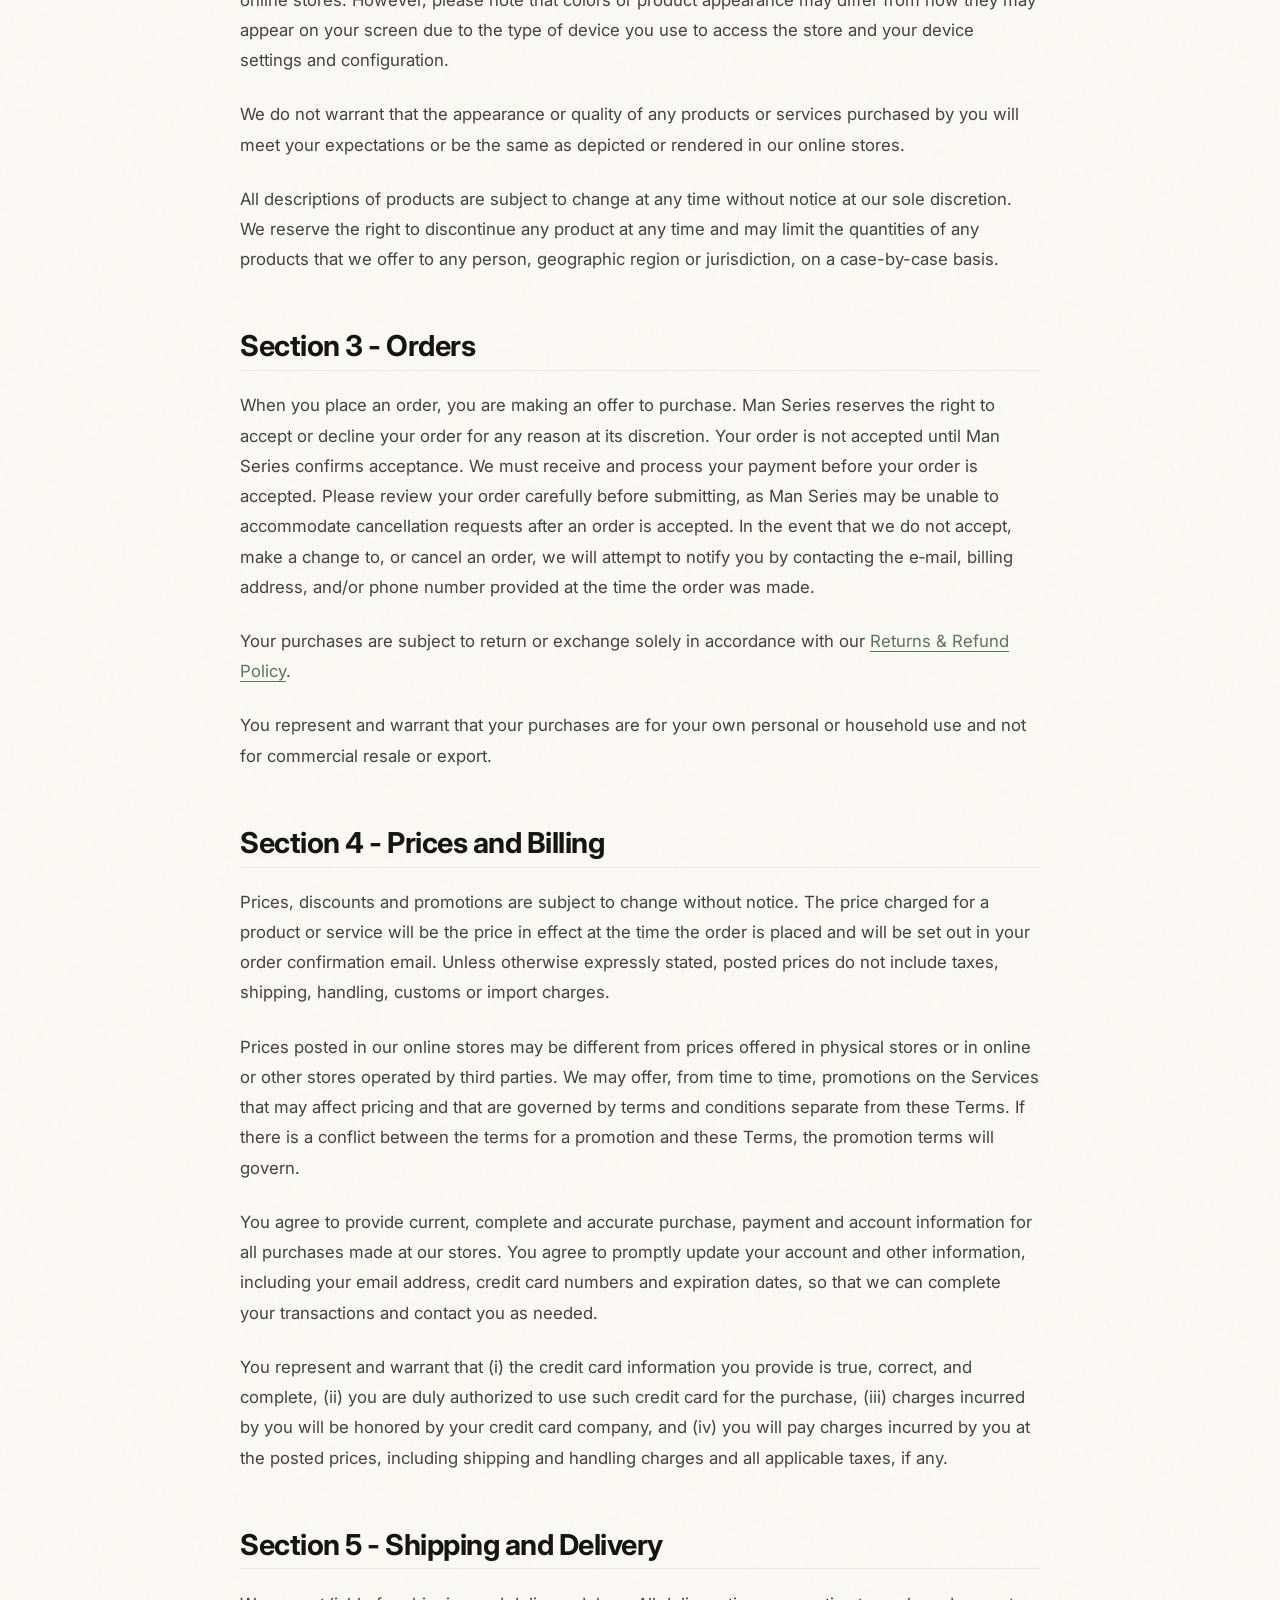
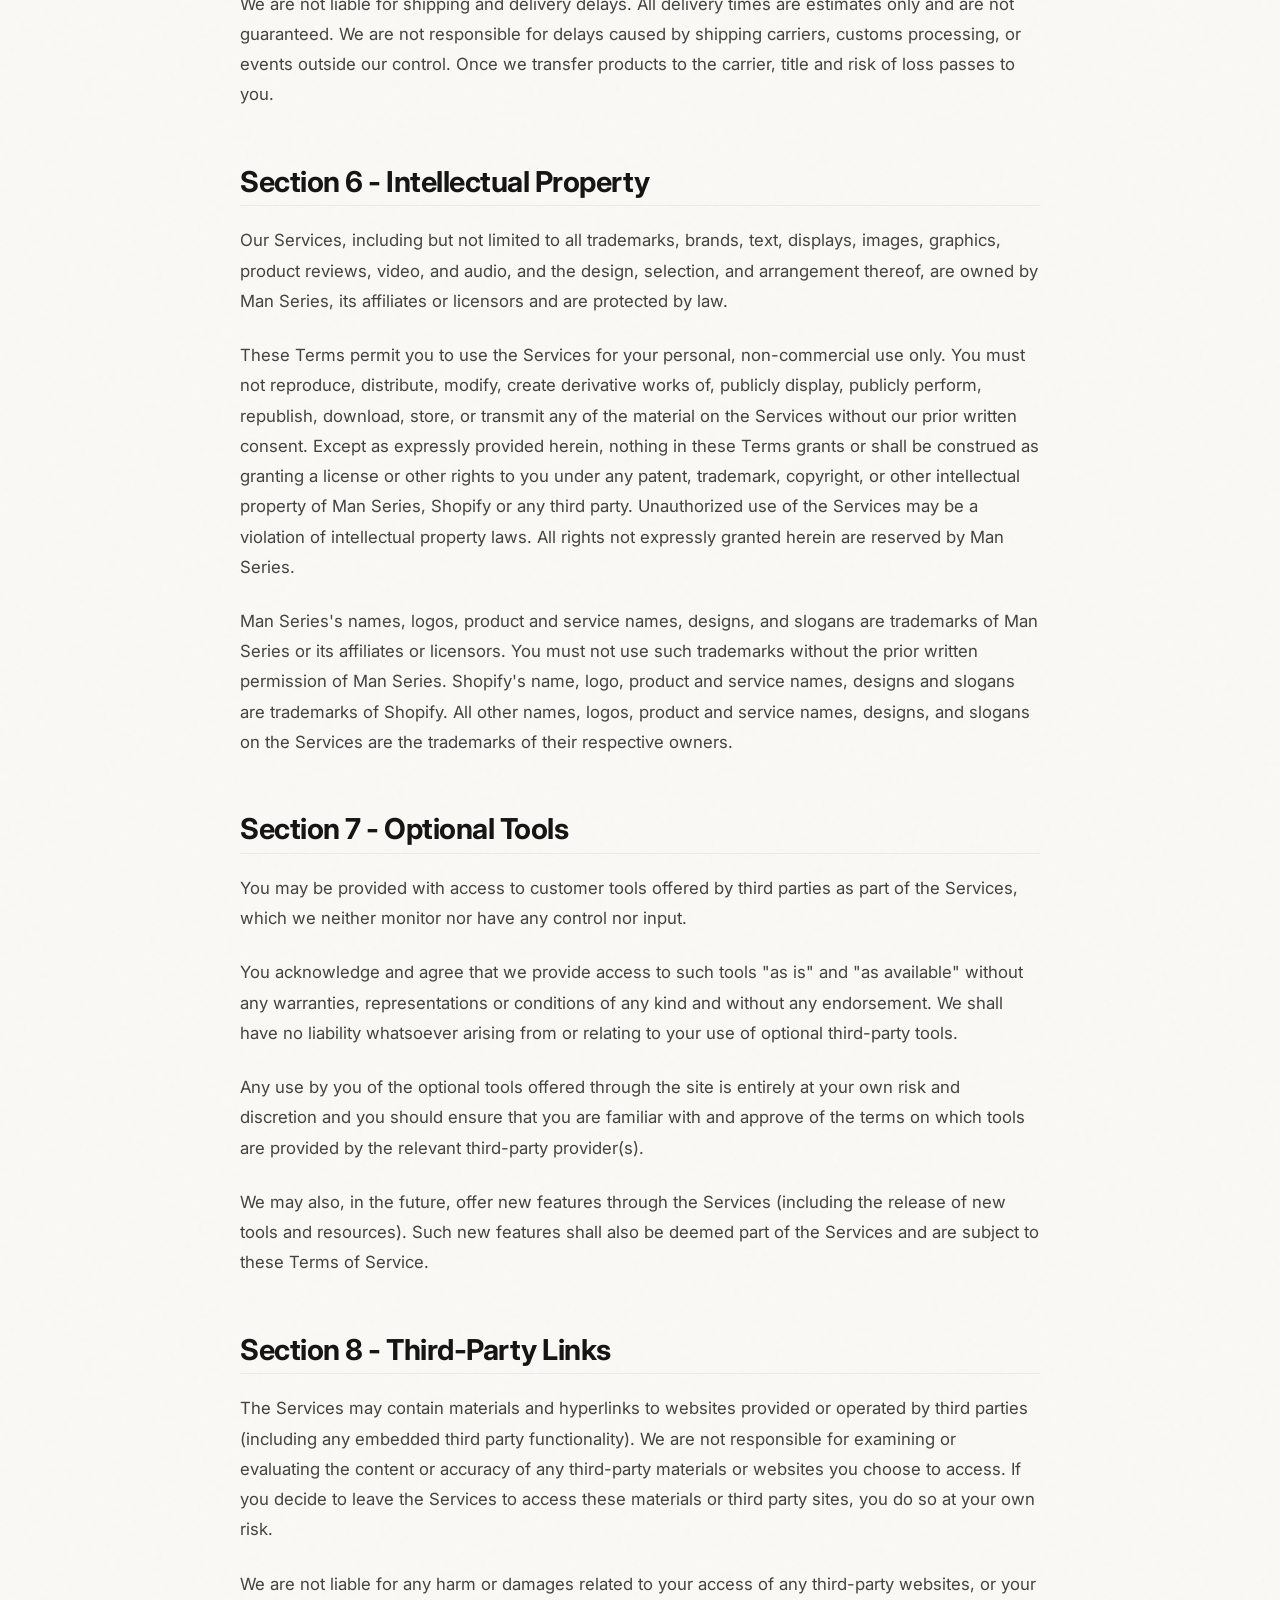
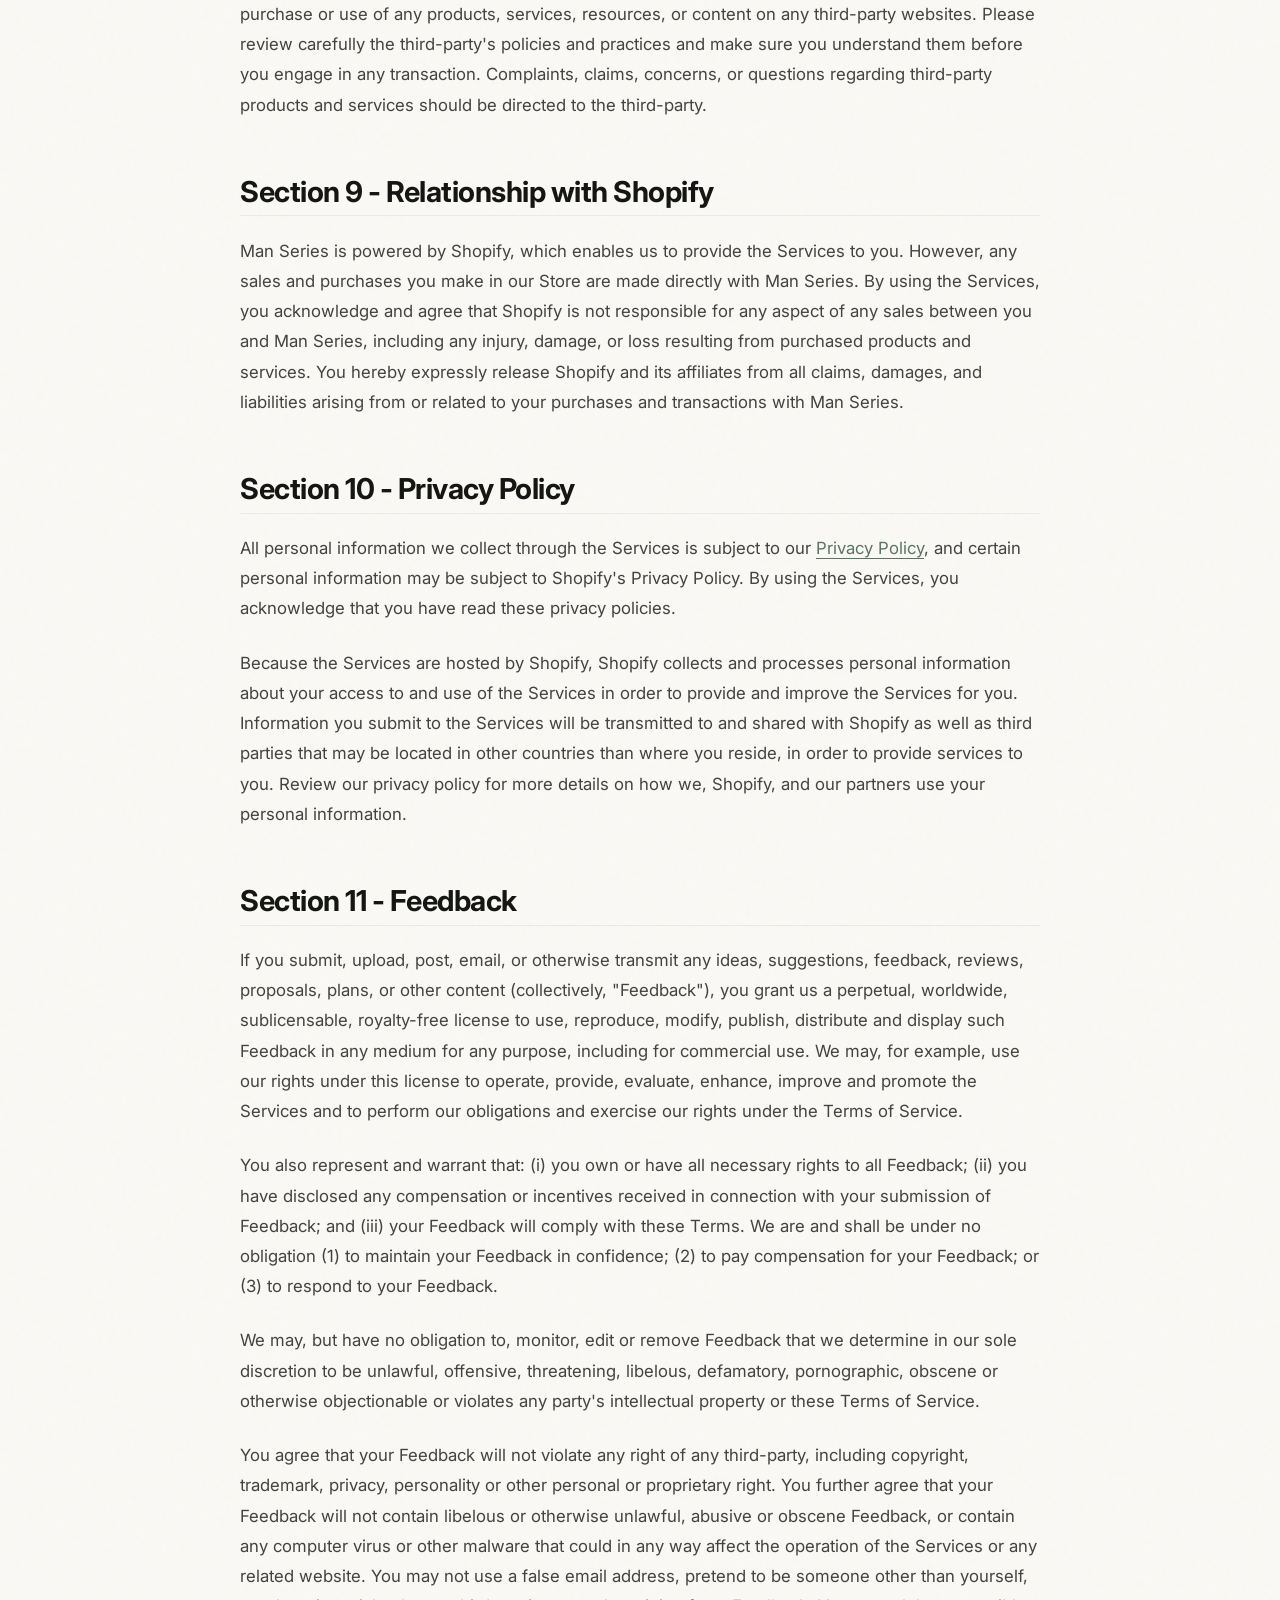
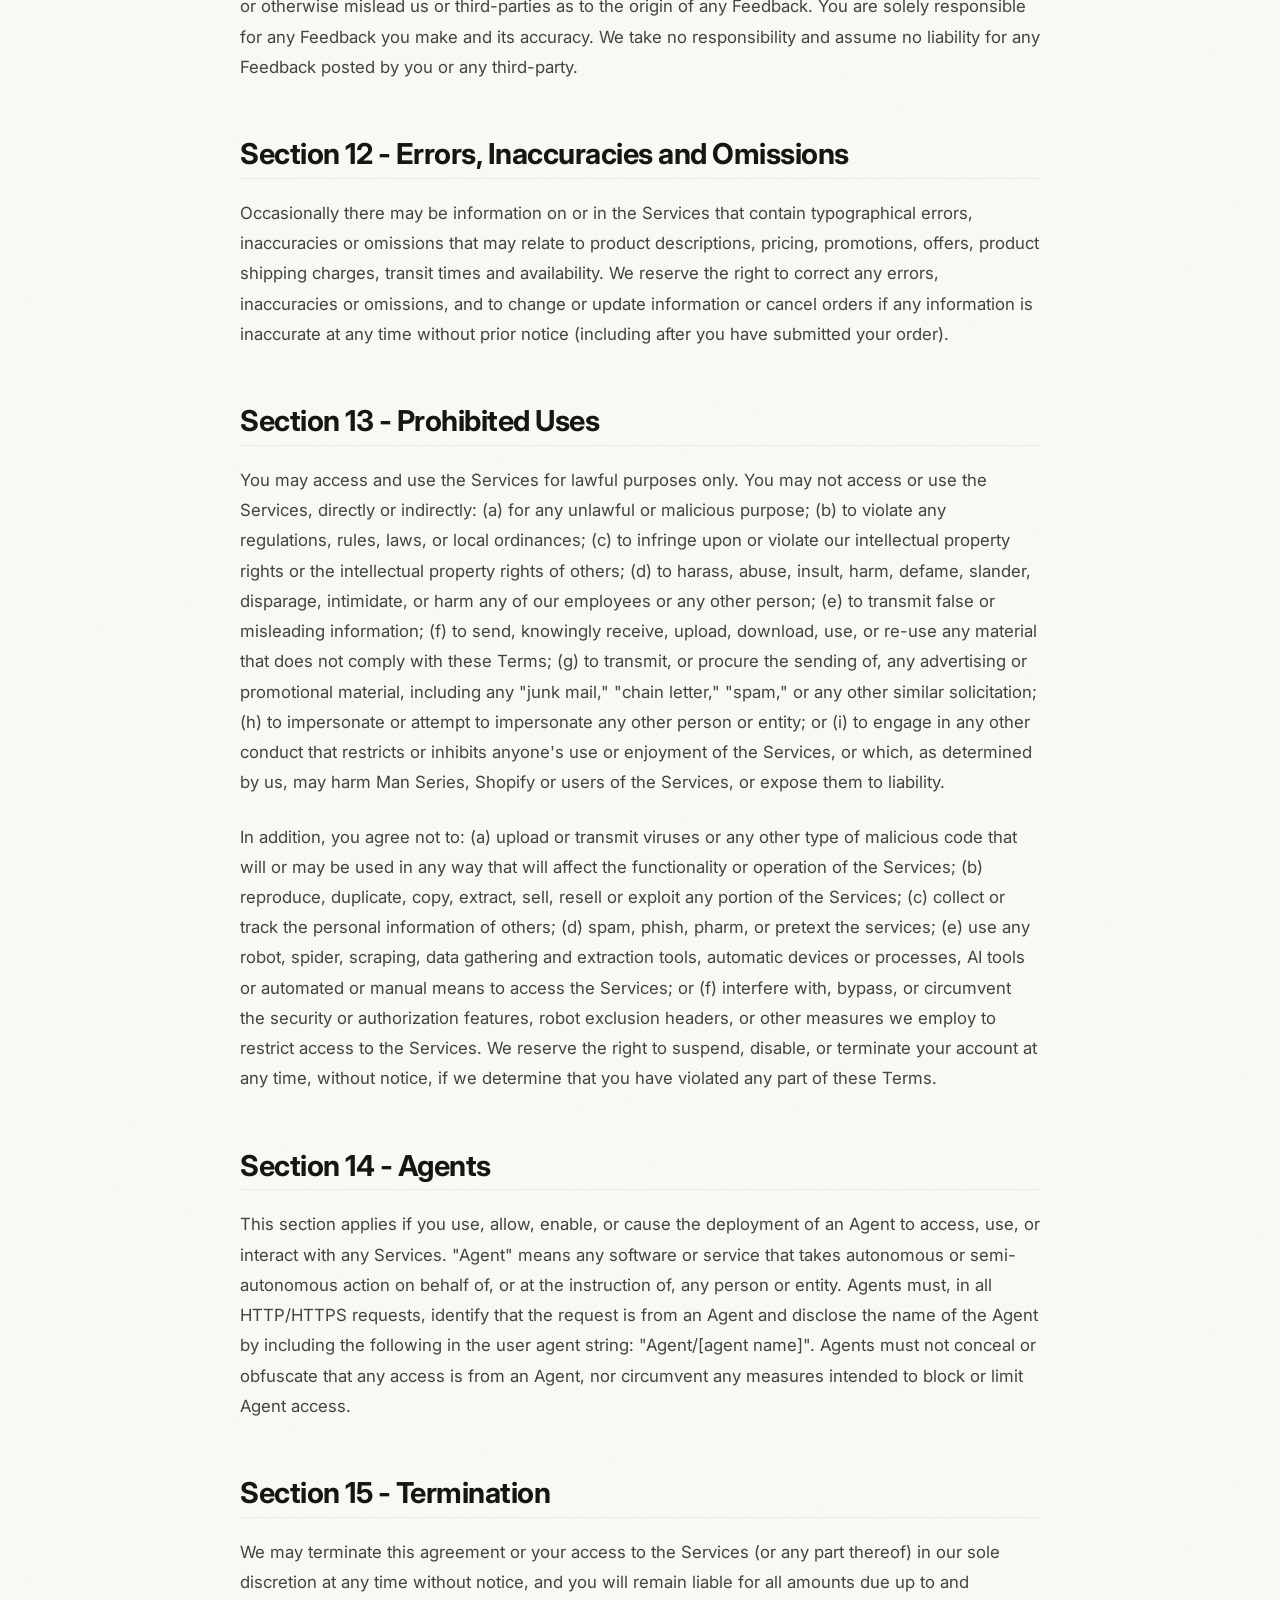
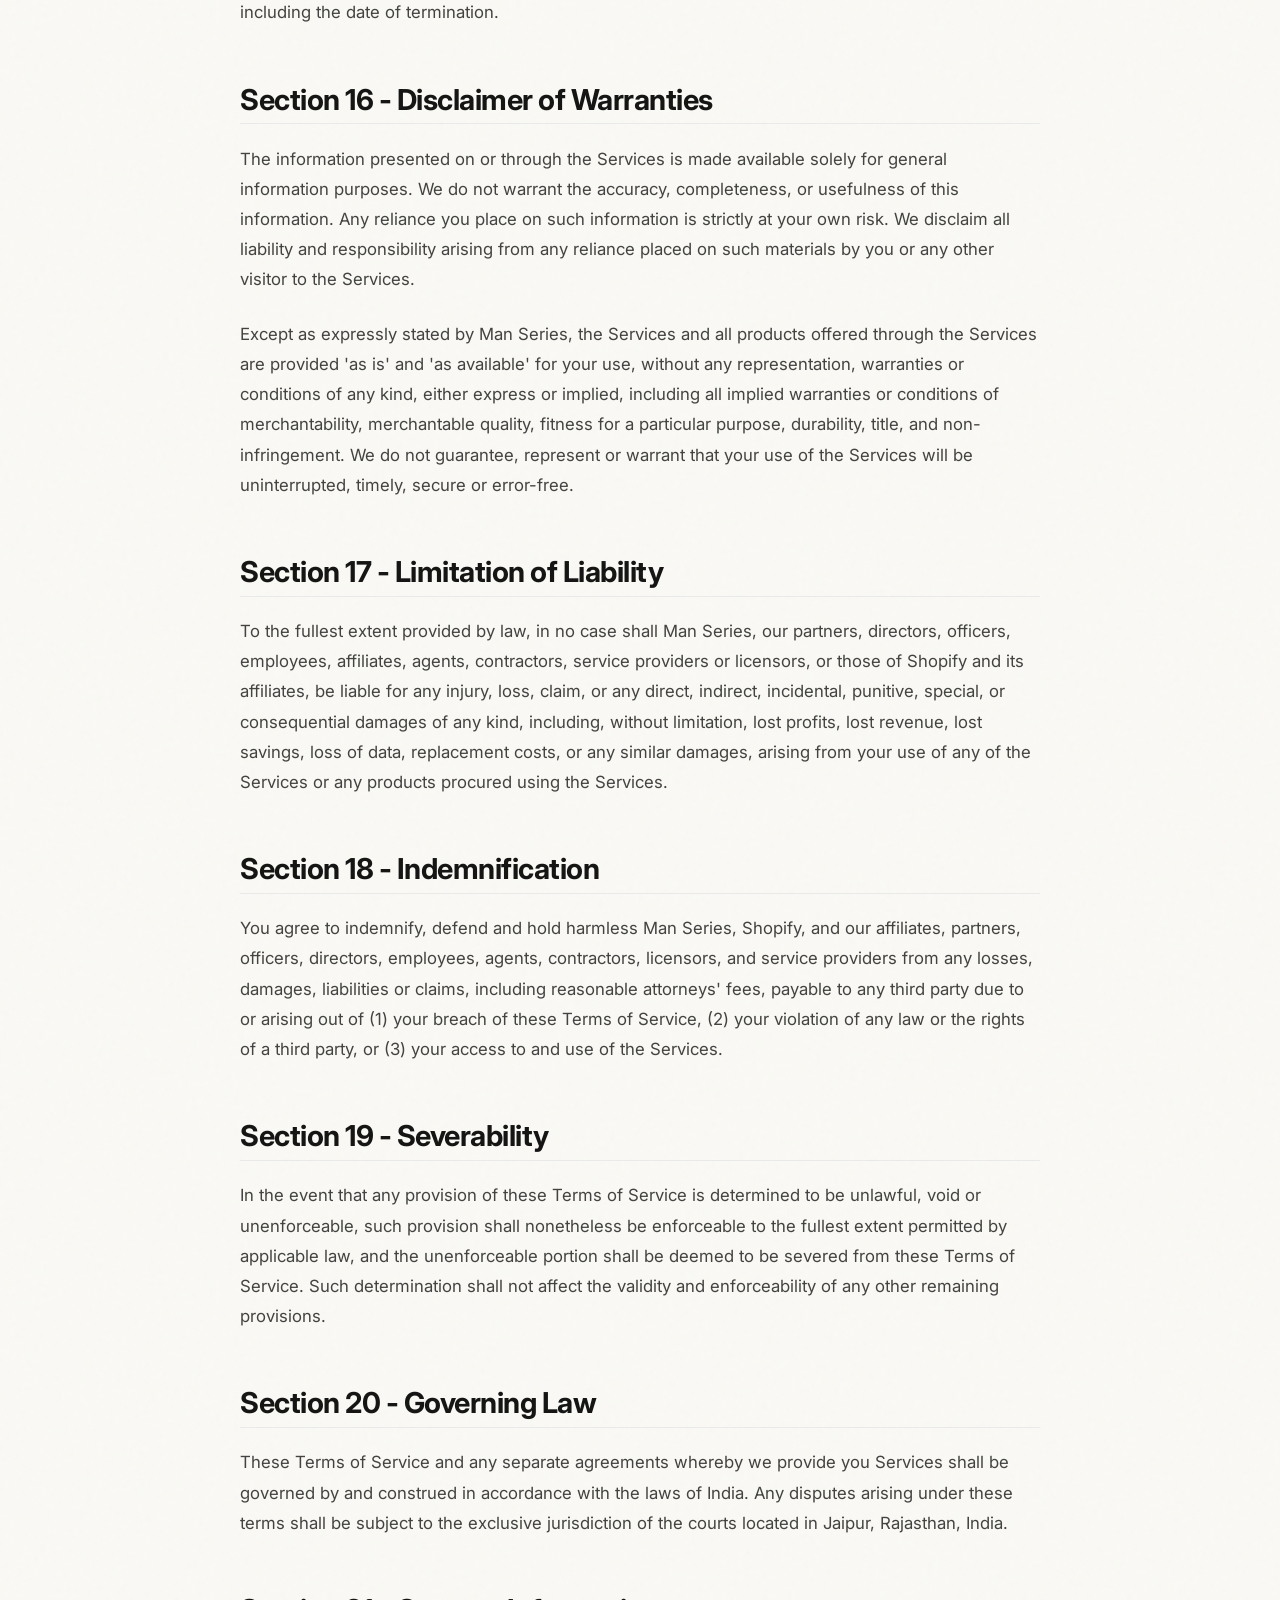
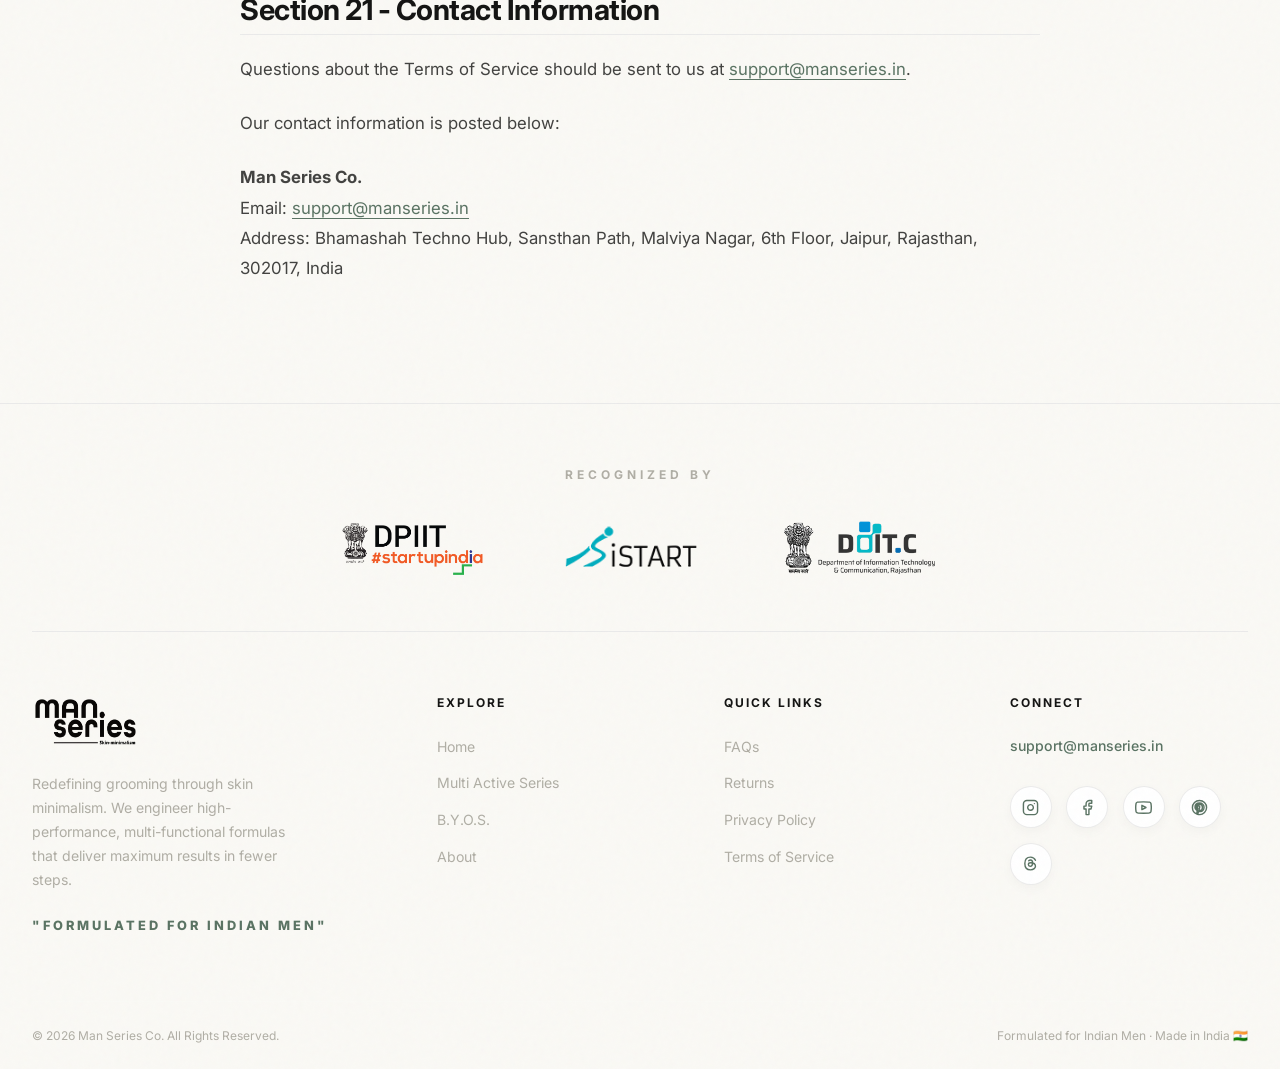
<file: terms.html>
<!DOCTYPE html>
<html lang="en">

<head>
  <meta charset="UTF-8">
  <meta name="viewport" content="width=device-width, initial-scale=1.0, viewport-fit=cover">
  <title>Terms of Service | Man Series</title>
  <meta name="description"
    content="Read the Man Series Terms of Service. Understand the terms, rules, and conditions governing the use of our website and purchase of products.">
  <meta name="author" content="Man Series Co.">
  <link rel="icon" type="image/png" href="Images/fav icon/favicon.png?v=2">
  <link rel="stylesheet" href="style.css?v=1780760820">
</head>

<body>

  <!-- Custom Cursor Glow -->
  <div class="cursor-glow" id="cursorGlow"></div>

  <!-- Floating Navigation -->
    <!-- Announcement Bar -->
  <div class="announcement-bar">
    <div class="announcement-track">
      <span class="announcement-item">dermatologically tested <span class="sep"></span></span>
      <span class="announcement-item">Formulated for Indian Men <span class="sep"></span></span>
      <span class="announcement-item">Clinically Proven Actives <span class="sep"></span></span>
      <span class="announcement-item">dermatologically tested <span class="sep"></span></span>
      <span class="announcement-item">Formulated for Indian Men <span class="sep"></span></span>
      <span class="announcement-item">Clinically Proven Actives <span class="sep"></span></span>
      <span class="announcement-item">dermatologically tested <span class="sep"></span></span>
      <span class="announcement-item">Formulated for Indian Men <span class="sep"></span></span>
      <span class="announcement-item">Clinically Proven Actives <span class="sep"></span></span>
      <span class="announcement-item">dermatologically tested <span class="sep"></span></span>
      <span class="announcement-item">Formulated for Indian Men <span class="sep"></span></span>
      <span class="announcement-item">Clinically Proven Actives <span class="sep"></span></span>
    </div>
  </div>

<header class="navbar navbar-light-page" id="navbar">
    <div class="container navbar-container">
      <div class="nav-brand">
        <button class="mobile-menu-btn" id="mobileMenuBtn" aria-label="Open Menu">
          <svg class="icon-menu" width="22" height="22" viewBox="0 0 24 24" fill="none" stroke="currentColor" stroke-width="2" stroke-linecap="round" stroke-linejoin="round">
            <line x1="3" y1="12" x2="21" y2="12"></line>
            <line x1="3" y1="6" x2="21" y2="6"></line>
            <line x1="3" y1="18" x2="21" y2="18"></line>
          </svg>
          <svg class="icon-close" width="22" height="22" viewBox="0 0 24 24" fill="none" stroke="currentColor" stroke-width="2" stroke-linecap="round" stroke-linejoin="round">
            <line x1="18" y1="6" x2="6" y2="18"></line>
            <line x1="6" y1="6" x2="18" y2="18"></line>
          </svg>
        </button>
        <a href="index.html" class="logo" aria-label="Man Series Home">
          <img src="Images/Logo/full_logo.png" alt="Man Series" class="logo-img">
        </a>
      </div>
      <nav class="nav-menu" id="navMenu">
        <ul class="nav-links">
          <li><a href="index.html">Home</a></li>
          <li><a href="series.html">Series</a></li>
          <li><a href="byos.html">B.Y.O.S.</a></li>
          <li><a href="about.html">About</a></li>
        </ul>
      </nav>
      <div class="nav-actions">
        <button class="search-trigger" id="searchTrigger" aria-label="Open Search">
          <svg width="22" height="22" viewBox="0 0 24 24" fill="none" stroke="currentColor" stroke-width="2" stroke-linecap="round" stroke-linejoin="round">
            <circle cx="11" cy="11" r="8"></circle>
            <line x1="21" y1="21" x2="16.65" y2="16.65"></line>
          </svg>
        </button>
        <a href="account.html" class="account-trigger" aria-label="My Account" style="margin-right: 5px;">
          <svg width="22" height="22" viewBox="0 0 24 24" fill="none" stroke="currentColor" stroke-width="2" stroke-linecap="round" stroke-linejoin="round">
            <path d="M20 21v-2a4 4 0 0 0-4-4H8a4 4 0 0 0-4 4v2"></path>
            <circle cx="12" cy="7" r="4"></circle>
          </svg>
        </a>
        <button class="cart-trigger" id="cartTrigger" aria-label="Open Cart">
          <svg width="22" height="22" viewBox="0 0 24 24" fill="none" stroke="currentColor" stroke-width="2"
            stroke-linecap="round" stroke-linejoin="round">
            <circle cx="9" cy="21" r="1"></circle>
            <circle cx="20" cy="21" r="1"></circle>
            <path d="M1 1h4l2.68 13.39a2 2 0 0 0 2 1.61h9.72a2 2 0 0 0 2-1.61L23 6H6"></path>
          </svg>
          <span class="cart-count" id="cartBadgeCount">0</span>
        </button>
      </div>
    </div>
  </header>

  <!-- Hero Header Area -->
  <section class="policy-page-hero">
    <div class="container">
      <span class="policy-meta">Terms & Conditions</span>
      <h1>Terms of Service</h1>
    </div>
  </section>

  <!-- Content Area -->
  <section class="policy-content-wrapper">
    <div class="container">
      <div class="policy-grid">
        <div class="policy-body">
          <h2>Overview</h2>
          <p>Welcome to Man Series! The terms "we", "us" and "our" refer to Man Series. Man Series operates this store and website, including all related information, content, features, tools, products and services in order to provide you, the customer, with a curated shopping experience (the "Services"). Man Series is powered by Shopify, which enables us to provide the Services to you.</p>
          <p>The below terms and conditions, together with any policies referenced herein (these "Terms of Service" or "Terms") describe your rights and responsibilities when you use the Services.</p>
          <p>Please read these Terms of Service carefully, as they include important information about your legal rights and cover areas such as warranty disclaimers and limitations of liability.</p>
          <p>By visiting, interacting with or using our Services, you agree to be bound by these Terms of Service and our <a href="privacy.html">Privacy Policy</a>. If you do not agree to these Terms of Service or Privacy Policy, you should not use or access our Services.</p>

          <h2>Section 1 - Access and Account</h2>
          <p>By agreeing to these Terms of Service, you represent that you are at least the age of majority in your state or province of residence, and you have given us your consent to allow any of your minor dependents to use the Services on devices you own, purchase or manage.</p>
          <p>To use the Services, including accessing or browsing our online stores or purchasing any of the products or services we offer, you may be asked to provide certain information, such as your email address, billing, payment, and shipping information. You represent and warrant that all the information you provide in our stores is correct, current and complete and that you have all rights necessary to provide this information.</p>
          <p>You are solely responsible for maintaining the security of your account credentials and for all of your account activity. You may not transfer, sell, assign, or license your account to any other person.</p>

          <h2>Section 2 - Our Products</h2>
          <p>We have made every effort to provide an accurate representation of our products and services in our online stores. However, please note that colors or product appearance may differ from how they may appear on your screen due to the type of device you use to access the store and your device settings and configuration.</p>
          <p>We do not warrant that the appearance or quality of any products or services purchased by you will meet your expectations or be the same as depicted or rendered in our online stores.</p>
          <p>All descriptions of products are subject to change at any time without notice at our sole discretion. We reserve the right to discontinue any product at any time and may limit the quantities of any products that we offer to any person, geographic region or jurisdiction, on a case-by-case basis.</p>

          <h2>Section 3 - Orders</h2>
          <p>When you place an order, you are making an offer to purchase. Man Series reserves the right to accept or decline your order for any reason at its discretion. Your order is not accepted until Man Series confirms acceptance. We must receive and process your payment before your order is accepted. Please review your order carefully before submitting, as Man Series may be unable to accommodate cancellation requests after an order is accepted. In the event that we do not accept, make a change to, or cancel an order, we will attempt to notify you by contacting the e‑mail, billing address, and/or phone number provided at the time the order was made.</p>
          <p>Your purchases are subject to return or exchange solely in accordance with our <a href="returns.html">Returns & Refund Policy</a>.</p>
          <p>You represent and warrant that your purchases are for your own personal or household use and not for commercial resale or export.</p>

          <h2>Section 4 - Prices and Billing</h2>
          <p>Prices, discounts and promotions are subject to change without notice. The price charged for a product or service will be the price in effect at the time the order is placed and will be set out in your order confirmation email. Unless otherwise expressly stated, posted prices do not include taxes, shipping, handling, customs or import charges.</p>
          <p>Prices posted in our online stores may be different from prices offered in physical stores or in online or other stores operated by third parties. We may offer, from time to time, promotions on the Services that may affect pricing and that are governed by terms and conditions separate from these Terms. If there is a conflict between the terms for a promotion and these Terms, the promotion terms will govern.</p>
          <p>You agree to provide current, complete and accurate purchase, payment and account information for all purchases made at our stores. You agree to promptly update your account and other information, including your email address, credit card numbers and expiration dates, so that we can complete your transactions and contact you as needed.</p>
          <p>You represent and warrant that (i) the credit card information you provide is true, correct, and complete, (ii) you are duly authorized to use such credit card for the purchase, (iii) charges incurred by you will be honored by your credit card company, and (iv) you will pay charges incurred by you at the posted prices, including shipping and handling charges and all applicable taxes, if any.</p>

          <h2>Section 5 - Shipping and Delivery</h2>
          <p>We are not liable for shipping and delivery delays. All delivery times are estimates only and are not guaranteed. We are not responsible for delays caused by shipping carriers, customs processing, or events outside our control. Once we transfer products to the carrier, title and risk of loss passes to you.</p>

          <h2>Section 6 - Intellectual Property</h2>
          <p>Our Services, including but not limited to all trademarks, brands, text, displays, images, graphics, product reviews, video, and audio, and the design, selection, and arrangement thereof, are owned by Man Series, its affiliates or licensors and are protected by law.</p>
          <p>These Terms permit you to use the Services for your personal, non-commercial use only. You must not reproduce, distribute, modify, create derivative works of, publicly display, publicly perform, republish, download, store, or transmit any of the material on the Services without our prior written consent. Except as expressly provided herein, nothing in these Terms grants or shall be construed as granting a license or other rights to you under any patent, trademark, copyright, or other intellectual property of Man Series, Shopify or any third party. Unauthorized use of the Services may be a violation of intellectual property laws. All rights not expressly granted herein are reserved by Man Series.</p>
          <p>Man Series's names, logos, product and service names, designs, and slogans are trademarks of Man Series or its affiliates or licensors. You must not use such trademarks without the prior written permission of Man Series. Shopify's name, logo, product and service names, designs and slogans are trademarks of Shopify. All other names, logos, product and service names, designs, and slogans on the Services are the trademarks of their respective owners.</p>

          <h2>Section 7 - Optional Tools</h2>
          <p>You may be provided with access to customer tools offered by third parties as part of the Services, which we neither monitor nor have any control nor input.</p>
          <p>You acknowledge and agree that we provide access to such tools "as is" and "as available" without any warranties, representations or conditions of any kind and without any endorsement. We shall have no liability whatsoever arising from or relating to your use of optional third-party tools.</p>
          <p>Any use by you of the optional tools offered through the site is entirely at your own risk and discretion and you should ensure that you are familiar with and approve of the terms on which tools are provided by the relevant third-party provider(s).</p>
          <p>We may also, in the future, offer new features through the Services (including the release of new tools and resources). Such new features shall also be deemed part of the Services and are subject to these Terms of Service.</p>

          <h2>Section 8 - Third-Party Links</h2>
          <p>The Services may contain materials and hyperlinks to websites provided or operated by third parties (including any embedded third party functionality). We are not responsible for examining or evaluating the content or accuracy of any third-party materials or websites you choose to access. If you decide to leave the Services to access these materials or third party sites, you do so at your own risk.</p>
          <p>We are not liable for any harm or damages related to your access of any third-party websites, or your purchase or use of any products, services, resources, or content on any third-party websites. Please review carefully the third-party's policies and practices and make sure you understand them before you engage in any transaction. Complaints, claims, concerns, or questions regarding third-party products and services should be directed to the third-party.</p>

          <h2>Section 9 - Relationship with Shopify</h2>
          <p>Man Series is powered by Shopify, which enables us to provide the Services to you. However, any sales and purchases you make in our Store are made directly with Man Series. By using the Services, you acknowledge and agree that Shopify is not responsible for any aspect of any sales between you and Man Series, including any injury, damage, or loss resulting from purchased products and services. You hereby expressly release Shopify and its affiliates from all claims, damages, and liabilities arising from or related to your purchases and transactions with Man Series.</p>

          <h2>Section 10 - Privacy Policy</h2>
          <p>All personal information we collect through the Services is subject to our <a href="privacy.html">Privacy Policy</a>, and certain personal information may be subject to Shopify's Privacy Policy. By using the Services, you acknowledge that you have read these privacy policies.</p>
          <p>Because the Services are hosted by Shopify, Shopify collects and processes personal information about your access to and use of the Services in order to provide and improve the Services for you. Information you submit to the Services will be transmitted to and shared with Shopify as well as third parties that may be located in other countries than where you reside, in order to provide services to you. Review our privacy policy for more details on how we, Shopify, and our partners use your personal information.</p>

          <h2>Section 11 - Feedback</h2>
          <p>If you submit, upload, post, email, or otherwise transmit any ideas, suggestions, feedback, reviews, proposals, plans, or other content (collectively, "Feedback"), you grant us a perpetual, worldwide, sublicensable, royalty-free license to use, reproduce, modify, publish, distribute and display such Feedback in any medium for any purpose, including for commercial use. We may, for example, use our rights under this license to operate, provide, evaluate, enhance, improve and promote the Services and to perform our obligations and exercise our rights under the Terms of Service.</p>
          <p>You also represent and warrant that: (i) you own or have all necessary rights to all Feedback; (ii) you have disclosed any compensation or incentives received in connection with your submission of Feedback; and (iii) your Feedback will comply with these Terms. We are and shall be under no obligation (1) to maintain your Feedback in confidence; (2) to pay compensation for your Feedback; or (3) to respond to your Feedback.</p>
          <p>We may, but have no obligation to, monitor, edit or remove Feedback that we determine in our sole discretion to be unlawful, offensive, threatening, libelous, defamatory, pornographic, obscene or otherwise objectionable or violates any party's intellectual property or these Terms of Service.</p>
          <p>You agree that your Feedback will not violate any right of any third-party, including copyright, trademark, privacy, personality or other personal or proprietary right. You further agree that your Feedback will not contain libelous or otherwise unlawful, abusive or obscene Feedback, or contain any computer virus or other malware that could in any way affect the operation of the Services or any related website. You may not use a false email address, pretend to be someone other than yourself, or otherwise mislead us or third-parties as to the origin of any Feedback. You are solely responsible for any Feedback you make and its accuracy. We take no responsibility and assume no liability for any Feedback posted by you or any third-party.</p>

          <h2>Section 12 - Errors, Inaccuracies and Omissions</h2>
          <p>Occasionally there may be information on or in the Services that contain typographical errors, inaccuracies or omissions that may relate to product descriptions, pricing, promotions, offers, product shipping charges, transit times and availability. We reserve the right to correct any errors, inaccuracies or omissions, and to change or update information or cancel orders if any information is inaccurate at any time without prior notice (including after you have submitted your order).</p>

          <h2>Section 13 - Prohibited Uses</h2>
          <p>You may access and use the Services for lawful purposes only. You may not access or use the Services, directly or indirectly: (a) for any unlawful or malicious purpose; (b) to violate any regulations, rules, laws, or local ordinances; (c) to infringe upon or violate our intellectual property rights or the intellectual property rights of others; (d) to harass, abuse, insult, harm, defame, slander, disparage, intimidate, or harm any of our employees or any other person; (e) to transmit false or misleading information; (f) to send, knowingly receive, upload, download, use, or re-use any material that does not comply with these Terms; (g) to transmit, or procure the sending of, any advertising or promotional material, including any "junk mail," "chain letter," "spam," or any other similar solicitation; (h) to impersonate or attempt to impersonate any other person or entity; or (i) to engage in any other conduct that restricts or inhibits anyone's use or enjoyment of the Services, or which, as determined by us, may harm Man Series, Shopify or users of the Services, or expose them to liability.</p>
          <p>In addition, you agree not to: (a) upload or transmit viruses or any other type of malicious code that will or may be used in any way that will affect the functionality or operation of the Services; (b) reproduce, duplicate, copy, extract, sell, resell or exploit any portion of the Services; (c) collect or track the personal information of others; (d) spam, phish, pharm, or pretext the services; (e) use any robot, spider, scraping, data gathering and extraction tools, automatic devices or processes, AI tools or automated or manual means to access the Services; or (f) interfere with, bypass, or circumvent the security or authorization features, robot exclusion headers, or other measures we employ to restrict access to the Services. We reserve the right to suspend, disable, or terminate your account at any time, without notice, if we determine that you have violated any part of these Terms.</p>

          <h2>Section 14 - Agents</h2>
          <p>This section applies if you use, allow, enable, or cause the deployment of an Agent to access, use, or interact with any Services. "Agent" means any software or service that takes autonomous or semi-autonomous action on behalf of, or at the instruction of, any person or entity. Agents must, in all HTTP/HTTPS requests, identify that the request is from an Agent and disclose the name of the Agent by including the following in the user agent string: "Agent/[agent name]". Agents must not conceal or obfuscate that any access is from an Agent, nor circumvent any measures intended to block or limit Agent access.</p>

          <h2>Section 15 - Termination</h2>
          <p>We may terminate this agreement or your access to the Services (or any part thereof) in our sole discretion at any time without notice, and you will remain liable for all amounts due up to and including the date of termination.</p>

          <h2>Section 16 - Disclaimer of Warranties</h2>
          <p>The information presented on or through the Services is made available solely for general information purposes. We do not warrant the accuracy, completeness, or usefulness of this information. Any reliance you place on such information is strictly at your own risk. We disclaim all liability and responsibility arising from any reliance placed on such materials by you or any other visitor to the Services.</p>
          <p>Except as expressly stated by Man Series, the Services and all products offered through the Services are provided 'as is' and 'as available' for your use, without any representation, warranties or conditions of any kind, either express or implied, including all implied warranties or conditions of merchantability, merchantable quality, fitness for a particular purpose, durability, title, and non-infringement. We do not guarantee, represent or warrant that your use of the Services will be uninterrupted, timely, secure or error-free.</p>

          <h2>Section 17 - Limitation of Liability</h2>
          <p>To the fullest extent provided by law, in no case shall Man Series, our partners, directors, officers, employees, affiliates, agents, contractors, service providers or licensors, or those of Shopify and its affiliates, be liable for any injury, loss, claim, or any direct, indirect, incidental, punitive, special, or consequential damages of any kind, including, without limitation, lost profits, lost revenue, lost savings, loss of data, replacement costs, or any similar damages, arising from your use of any of the Services or any products procured using the Services.</p>

          <h2>Section 18 - Indemnification</h2>
          <p>You agree to indemnify, defend and hold harmless Man Series, Shopify, and our affiliates, partners, officers, directors, employees, agents, contractors, licensors, and service providers from any losses, damages, liabilities or claims, including reasonable attorneys' fees, payable to any third party due to or arising out of (1) your breach of these Terms of Service, (2) your violation of any law or the rights of a third party, or (3) your access to and use of the Services.</p>

          <h2>Section 19 - Severability</h2>
          <p>In the event that any provision of these Terms of Service is determined to be unlawful, void or unenforceable, such provision shall nonetheless be enforceable to the fullest extent permitted by applicable law, and the unenforceable portion shall be deemed to be severed from these Terms of Service. Such determination shall not affect the validity and enforceability of any other remaining provisions.</p>

          <h2>Section 20 - Governing Law</h2>
          <p>These Terms of Service and any separate agreements whereby we provide you Services shall be governed by and construed in accordance with the laws of India. Any disputes arising under these terms shall be subject to the exclusive jurisdiction of the courts located in Jaipur, Rajasthan, India.</p>

          <h2>Section 21 - Contact Information</h2>
          <p>Questions about the Terms of Service should be sent to us at <a href="mailto:support@manseries.in">support@manseries.in</a>.</p>
          <p>Our contact information is posted below:</p>
          <blockquote>
            <p><strong>Man Series Co.</strong><br>
            Email: <a href="mailto:support@manseries.in">support@manseries.in</a><br>
            Address: Bhamashah Techno Hub, Sansthan Path, Malviya Nagar, 6th Floor, Jaipur, Rajasthan, 302017, India</p>
          </blockquote>
        </div>
      </div>
    </div>
  </section>

  <!-- Footer -->
  <footer>
    <div class="container">
      <!-- Recognition Strip (Footer Integration) -->
      <div class="recognition-strip-footer">
        <h3 class="recognition-title">RECOGNIZED BY</h3>
        <div class="recognition-logos">
          <img src="Images/Recognition/gov-login-img.png" alt="DoIT.C" class="recognition-logo-img">
          <img src="Images/Recognition/istart_logo.png" alt="iStart Rajasthan" class="recognition-logo-img">
          <img src="Images/Recognition/logo.png" alt="Startup India" class="recognition-logo-img">
        </div>
      </div>

      <div class="footer-grid">
        <div class="footer-brand">
          <img src="Images/Logo/full_logo.png" alt="Man Series" class="footer-logo"
            style="height: 36px; margin-bottom: 1.5rem;">
          <p>Redefining grooming through skin minimalism. We engineer high-performance, multi-functional formulas that deliver maximum results in fewer steps.</p>
          <div class="footer-manifesto">"Formulated for Indian Men"</div>
        </div>
        <div class="footer-links">
          <h4>Explore</h4>
          <ul>
            <li><a href="index.html">Home</a></li>
            <li><a href="series.html">Multi Active Series</a></li>
            <li><a href="byos.html">B.Y.O.S.</a></li>
            <li><a href="about.html">About</a></li>
          </ul>
        </div>
        <div class="footer-links">
          <h4>Quick Links</h4>
          <ul>
            <li><a href="faqs.html">FAQs</a></li>
            <li><a href="returns.html">Returns</a></li>
            <li><a href="privacy.html">Privacy Policy</a></li>
            <li><a href="terms.html">Terms of Service</a></li>
          </ul>
        </div>
        <div class="footer-contact">
          <h4>Connect</h4>
          <p><a href="mailto:support@manseries.in">support@manseries.in</a></p>
          <div class="social-icons">
            <a href="https://www.instagram.com/manseries.in" class="social-icon" aria-label="Instagram" target="_blank"
              rel="noopener noreferrer">
              <svg xmlns="http://www.w3.org/2000/svg" width="16" height="16" viewBox="0 0 24 24" fill="none"
                stroke="currentColor" stroke-width="2" stroke-linecap="round" stroke-linejoin="round">
                <rect x="2" y="2" width="20" height="20" rx="5" ry="5"></rect>
                <path d="M16 11.37A4 4 0 1 1 12.63 8 4 4 0 0 1 16 11.37z"></path>
                <line x1="17.5" y1="6.5" x2="17.51" y2="6.5"></line>
              </svg>
            </a>
            <a href="https://www.facebook.com/profile.php?id=61577519865089" class="social-icon" aria-label="Facebook" target="_blank"
              rel="noopener noreferrer">
              <svg xmlns="http://www.w3.org/2000/svg" width="16" height="16" viewBox="0 0 24 24" fill="none"
                stroke="currentColor" stroke-width="2" stroke-linecap="round" stroke-linejoin="round">
                <path d="M18 2h-3a5 5 0 0 0-5 5v3H7v4h3v8h4v-8h3l1-4h-4V7a1 1 0 0 1 1-1h3z"></path>
              </svg>
            </a>
            <a href="https://www.youtube.com/@man.series_in" class="social-icon" aria-label="YouTube" target="_blank"
              rel="noopener noreferrer">
              <svg xmlns="http://www.w3.org/2000/svg" width="16" height="16" viewBox="0 0 24 24" fill="none"
                stroke="currentColor" stroke-width="2" stroke-linecap="round" stroke-linejoin="round">
                <path
                  d="M22.54 6.42a2.78 2.78 0 0 0-1.95-1.96C18.88 4 12 4 12 4s-6.88 0-8.59.46a2.78 2.78 0 0 0-1.95 1.96A29 29 0 0 0 1 12a29 29 0 0 0 .46 5.58A2.78 2.78 0 0 0 3.41 19.54C5.12 20 12 20 12 20s6.88 0 8.59-.46a2.78 2.78 0 0 0 1.95-1.96A29 29 0 0 0 23 12a29 29 0 0 0-.46-5.58z">
                </path>
                <polygon points="9.75 15.02 15.5 12 9.75 8.98 9.75 15.02"></polygon>
              </svg>
            </a>
            <a href="https://www.pinterest.com/manseries01" class="social-icon" aria-label="Pinterest" target="_blank"
              rel="noopener noreferrer">
              <svg xmlns="http://www.w3.org/2000/svg" width="16" height="16" viewBox="0 0 24 24" fill="none"
                stroke="currentColor" stroke-width="2" stroke-linecap="round" stroke-linejoin="round">
                <path
                  d="M12 2C6.477 2 2 6.477 2 12c0 4.236 2.636 7.855 6.356 9.312-.088-.791-.167-2.005.035-2.868.181-.78 1.172-4.97 1.172-4.97s-.299-.598-.299-1.482c0-1.388.806-2.428 1.808-2.428.853 0 1.267.641 1.267 1.408 0 .858-.546 2.14-.828 3.33-.236.995.499 1.806 1.476 1.806 1.772 0 3.137-1.868 3.137-4.561 0-2.387-1.715-4.052-4.163-4.052-2.838 0-4.5 2.126-4.5 4.326 0 .857.33 1.775.742 2.276a.3.3 0 0 1 .069.285c-.076.315-.244.995-.277 1.134-.044.183-.145.222-.335.134-1.249-.581-2.03-2.407-2.03-3.874 0-3.154 2.292-6.052 6.608-6.052 3.469 0 6.165 2.473 6.165 5.776 0 3.447-2.173 6.22-5.19 6.22-1.013 0-1.966-.527-2.292-1.148l-.623 2.378c-.226.869-.835 1.958-1.244 2.621.937.29 1.931.446 2.962.446 5.523 0 10-4.477 10-10S17.523 2 12 2z" />
              </svg>
            </a>
            <a href="https://www.threads.net/@manseries.in" class="social-icon" aria-label="Threads" target="_blank"
              rel="noopener noreferrer">
              <svg xmlns="http://www.w3.org/2000/svg" width="16" height="16" viewBox="0 0 24 24" fill="none"
                stroke="currentColor" stroke-width="2" stroke-linecap="round" stroke-linejoin="round">
                <path stroke="none" d="M0 0h24v24H0z" fill="none"/>
                <path d="M19 7.5c-1.333 -3 -3.667 -4.5 -7 -4.5c-5 0 -8 2.5 -8 9s3.5 9 8 9s7 -3 7 -5s-1 -5 -7 -5c-2.5 0 -3 1.25 -3 2.5c0 1.5 1 2.5 2.5 2.5c2.5 0 3.5 -1.5 3.5 -5s-2 -4 -3 -4s-1.833 .333 -2.5 1" />
              </svg>
            </a>
          </div>
        </div>
      </div>
      <div class="footer-bottom">
        <p>&copy; 2026 Man Series Co. All Rights Reserved.</p>
        <p>Formulated for Indian Men · Made in India <span role="img" aria-label="India Flag">🇮🇳</span></p>
      </div>
    </div>
  </footer>

  <!-- Search Overlay -->
  <div class="search-overlay" id="searchOverlay">
    <div class="search-container">
      <button class="search-close-btn" id="closeSearchBtn" aria-label="Close Search">&times;</button>
      <div class="search-box">
        <svg class="search-icon-inside" width="24" height="24" viewBox="0 0 24 24" fill="none" stroke="currentColor" stroke-width="2" stroke-linecap="round" stroke-linejoin="round">
          <circle cx="11" cy="11" r="8"></circle>
          <line x1="21" y1="21" x2="16.65" y2="16.65"></line>
        </svg>
        <input type="text" id="searchInput" placeholder="Search products, ingredients..." autocomplete="off">
      </div>
      <div class="search-results" id="searchResults"></div>
    </div>
  </div>

  <script src="app.js?v=1780760816"></script>
</body>

</html>
</file>
<file: style.css>
/* =====================================================
   MAN SERIES — Premium Design System v2.0
   Skin Minimalism · Formulated for Indian Men
   ===================================================== */

@import url("https://api.fontshare.com/v2/css?f[]=satoshi@400,500,700,900&display=swap");
@import url("https://fonts.googleapis.com/css2?family=DM+Serif+Display:ital@0;1&family=Inter:wght@300;400;500;600&display=swap");

:root {
  /* ── Brand Colors (Anthropic Style Light Theme) ── */
  --cream: #faf9f5;
  --warm-white: #ffffff;
  --charcoal: #141413;
  --ink: #111111;
  --sage: #9cb2a4;
  --sage-dark: #5a7363;
  --sage-light: #edf3f0;
  --sage-alpha: rgba(156, 178, 164, 0.08);
  --sage-glow: rgba(156, 178, 164, 0.12);
  --muted: #b0aea5;
  --muted-light: #e5e5ea;
  --border-warm: #eaeaea;
  --border-dark: rgba(255, 255, 255, 0.08);

  /* ── Product Accents (Muted) ── */
  --color-facewash: #7cc09a;
  --color-serum: #89b5c0;
  --color-sunscreen: #ccab82;
  --color-facewash-alpha: rgba(124, 192, 154, 0.12);
  --color-serum-alpha: rgba(137, 181, 192, 0.12);
  --color-sunscreen-alpha: rgba(204, 171, 130, 0.12);

  /* ── Typography ── */
  --font-heading: "Satoshi", "Inter", system-ui, sans-serif;
  --font-display: "DM Serif Display", Georgia, serif;
  --font-body: "Inter", system-ui, sans-serif;

  /* ── Shadows ── */
  --shadow-subtle: 0 2px 16px rgba(28, 25, 23, 0.03);
  --shadow-hover: 0 20px 44px rgba(28, 25, 23, 0.08);
  --shadow-glow: 0 6px 28px var(--sage-glow);

  /* ── Transitions ── */
  --transition-smooth: all 0.5s cubic-bezier(0.22, 1, 0.36, 1);
  --transition-spring: all 0.6s cubic-bezier(0.34, 1.56, 0.64, 1);
  --ease-smooth: cubic-bezier(0.22, 1, 0.36, 1);
  --ease-spring: cubic-bezier(0.34, 1.56, 0.64, 1);
}

/* ── Reset ── */
*,
*::before,
*::after {
  margin: 0;
  padding: 0;
  box-sizing: border-box;
  -webkit-font-smoothing: antialiased;
  -moz-osx-font-smoothing: grayscale;
}

html {
  scroll-behavior: smooth;
}

body {
  background-color: var(--cream);
  color: var(--charcoal);
  font-family: var(--font-body);
  overflow-x: hidden;
  line-height: 1.6;
}

/* ── Page Load Animation ── */
body {
  animation: pageLoad 0.8s var(--ease-smooth) forwards;
}

@keyframes pageLoad {
  from {
    opacity: 0;
    transform: scale(0.98);
  }

  to {
    opacity: 1;
    transform: none;
  }
}

/* ── Grain Texture Overlay ── */
body::after {
  content: "";
  position: fixed;
  top: 0;
  left: 0;
  width: 100%;
  height: 100%;
  pointer-events: none;
  z-index: 9999;
  opacity: 0.025;
  background-image: url("data:image/svg+xml,%3Csvg viewBox='0 0 256 256' xmlns='http://www.w3.org/2000/svg'%3E%3Cfilter id='noise'%3E%3CfeTurbulence type='fractalNoise' baseFrequency='0.85' numOctaves='4' stitchTiles='stitch'/%3E%3C/filter%3E%3Crect width='100%25' height='100%25' filter='url(%23noise)'/%3E%3C/svg%3E");
  background-repeat: repeat;
}

/* ── Custom Scrollbar ── */
::-webkit-scrollbar {
  width: 5px;
}

::-webkit-scrollbar-track {
  background: var(--cream);
}

::-webkit-scrollbar-thumb {
  background: var(--sage);
  border-radius: 10px;
}

::-webkit-scrollbar-thumb:hover {
  background: var(--sage-dark);
}

/* ── Selection ── */
::selection {
  background: var(--sage-alpha);
  color: var(--charcoal);
}

/* ── Custom Cursor ── */
.cursor-glow {
  position: fixed;
  width: 240px;
  height: 240px;
  border-radius: 50%;
  background: radial-gradient(circle, var(--sage-glow) 0%, transparent 70%);
  top: -120px;
  left: -120px;
  pointer-events: none;
  transform: translate3d(0, 0, 0);
  transition:
    width 0.4s ease,
    height 0.4s ease,
    background 0.6s ease;
  z-index: 1;
  opacity: 0.5;
  mix-blend-mode: normal;
}

/* ── Base Layout ── */
.container {
  max-width: 1280px;
  margin: 0 auto;
  padding: 0 2rem;
  width: 100%;
}

section {
  padding: 8rem 0;
  position: relative;
  overflow: hidden;
}

h1,
h2,
h3,
h4 {
  font-family: var(--font-heading);
  font-weight: 700;
  line-height: 1.1;
  color: var(--charcoal);
}

a {
  text-decoration: none;
}

/* ── Scroll Reveal Animation Classes ── */
.reveal {
  opacity: 0;
  transform: translateY(48px);
  transition:
    opacity 0.8s var(--ease-smooth),
    transform 0.8s var(--ease-smooth);
}

.reveal.visible {
  opacity: 1;
  transform: translateY(0);
}

.reveal-stagger > * {
  opacity: 0;
  transform: translateY(40px);
  transition:
    opacity 0.7s var(--ease-smooth),
    transform 0.7s var(--ease-smooth);
}

.reveal-stagger.visible > *:nth-child(1) {
  transition-delay: 0ms;
}

.reveal-stagger.visible > *:nth-child(2) {
  transition-delay: 100ms;
}

.reveal-stagger.visible > *:nth-child(3) {
  transition-delay: 200ms;
}

.reveal-stagger.visible > *:nth-child(4) {
  transition-delay: 300ms;
}

.reveal-stagger.visible > * {
  opacity: 1;
  transform: translateY(0);
}

/* Hero text stagger */
.hero-line {
  opacity: 0;
  transform: translateY(60px) skewY(3deg);
  transition:
    opacity 0.9s var(--ease-smooth),
    transform 0.9s var(--ease-smooth);
}

.hero-line.visible {
  opacity: 1;
  transform: translateY(0) skewY(0deg);
}

.hero-line:nth-child(1) {
  transition-delay: 0ms;
}

.hero-line:nth-child(2) {
  transition-delay: 150ms;
}

.hero-line:nth-child(3) {
  transition-delay: 300ms;
}

/* ══════════════════════════════════════════════════════
   ANNOUNCEMENT BAR (Marquee)
   ══════════════════════════════════════════════════════ */
.announcement-bar {
  position: fixed;
  top: 0;
  left: 0;
  width: 100%;
  height: 40px;
  background: #cdded4; /* Premium brand-matched light sage green background */
  z-index: 1000;
  overflow: hidden;
  display: flex !important;
  align-items: center;
  border-bottom: 1px solid rgba(0, 0, 0, 0.04);
  transition: transform 0.3s ease; /* 0.3s slide-down/slide-up transition */
}

.announcement-track {
  display: flex;
  white-space: nowrap;
  width: max-content;
  will-change: transform;
  animation: marquee 30s linear infinite;
}

.announcement-track:hover {
  animation-play-state: paused;
}

.announcement-item {
  font-family: var(--font-heading);
  font-size: 0.72rem;
  font-weight: 700;
  letter-spacing: 2.5px;
  text-transform: uppercase;
  color: #1c1917; /* Dark charcoal text matching brand color */
  padding-left: 3.5rem;
  padding-right: 0;
  display: flex;
  align-items: center;
  gap: 3.5rem;
}

.announcement-item .sep {
  width: 6px;
  height: 6px;
  border-radius: 50%;
  background: #1c1917;
  opacity: 0.55;
}

@keyframes marquee {
  0% {
    transform: translate3d(0, 0, 0);
  }
  100% {
    transform: translate3d(-50%, 0, 0);
  }
}

/* ══════════════════════════════════════════════════════
   FLOATING NAVIGATION
   ══════════════════════════════════════════════════════ */
.navbar {
  position: fixed;
  top: 40px;
  /* below announcement bar */
  left: 0;
  width: 100%;
  height: 72px;
  background: transparent;
  backdrop-filter: none;
  -webkit-backdrop-filter: none;
  border-bottom: 1px solid transparent;
  z-index: 100;
  display: flex;
  align-items: center;
  transition: all 0.5s var(--ease-smooth);
}

.navbar.scrolled {
  top: 0;
  height: 64px;
  background: rgba(15, 22, 19, 0.65);
  backdrop-filter: blur(24px) saturate(1.4);
  -webkit-backdrop-filter: blur(24px) saturate(1.4);
  border-bottom: 1px solid var(--border-dark);
  box-shadow: 0 4px 30px rgba(0, 0, 0, 0.1);
}

/* ── Navbar Light Theme Adaptations ── */
.navbar.navbar-light-page:not(.scrolled) .logo-img {
  filter: none;
}

.navbar.navbar-light-page:not(.scrolled) .nav-links a {
  color: rgba(26, 29, 28, 0.7);
}

.navbar.navbar-light-page:not(.scrolled) .nav-links a:hover {
  color: var(--ink);
}

.navbar.navbar-light-page:not(.scrolled) .cart-trigger,
.navbar.navbar-light-page:not(.scrolled) .account-trigger {
  color: var(--ink) !important;
  color: var(--ink);
}

.navbar.navbar-light-page.scrolled {
  background: rgba(255, 255, 255, 0.85);
  backdrop-filter: blur(24px) saturate(1.4);
  -webkit-backdrop-filter: blur(24px) saturate(1.4);
  border-bottom: 1px solid rgba(0, 0, 0, 0.05);
  box-shadow: 0 4px 30px rgba(0, 0, 0, 0.03);
}

.navbar.navbar-light-page.scrolled .logo-img {
  filter: none;
}

.navbar.navbar-light-page.scrolled .nav-links a {
  color: rgba(26, 29, 28, 0.7);
}

.navbar.navbar-light-page.scrolled .nav-links a:hover {
  color: var(--ink);
}

.navbar.navbar-light-page.scrolled .cart-trigger,
.navbar.navbar-light-page.scrolled .account-trigger {
  color: var(--ink);
}

.navbar-container {
  width: 100%;
  display: flex;
  justify-content: flex-start;
  align-items: center;
}

/* ── Logo ── */
.nav-brand {
  display: flex;
  align-items: center;
  gap: 1rem;
}

.logo {
  display: flex;
  align-items: center;
  gap: 0.5rem;
  text-decoration: none;
  position: relative;
  left: 0;
  transform: none;
}

.nav-menu {
  margin-left: 4.5rem;
  transition: var(--transition-smooth);
}

@media (max-width: 1024px) and (min-width: 769px) {
  .nav-menu {
    margin-left: 2.5rem;
  }
  .nav-links {
    gap: 1.5rem;
  }
}

.logo-img {
  height: 45px; /* Increased size for header logo */
  width: auto;
  display: block;
  transition: var(--transition-smooth);
  filter: brightness(0) invert(1);
  /* White logo on dark hero */
}

.navbar.scrolled .logo-img {
  filter: brightness(0) invert(1);
  /* Stay white on glass */
}

.logo:hover .logo-img {
  opacity: 0.8;
  transform: scale(1.03);
}

/* ── Nav Links ── */
.nav-links {
  display: flex;
  gap: 2.5rem;
  list-style: none;
}

.nav-links a {
  text-decoration: none;
  color: rgba(255, 255, 255, 0.7);
  font-family: var(--font-heading);
  font-weight: 500;
  font-size: 0.85rem;
  letter-spacing: 0.5px;
  transition: color 0.3s ease;
  position: relative;
  padding-bottom: 4px;
}

.nav-links a::after {
  content: "";
  position: absolute;
  bottom: 0;
  left: 0;
  width: 0%;
  height: 1.5px;
  background: var(--sage);
  transition: width 0.4s var(--ease-smooth);
}

.nav-links a:hover {
  color: #ffffff;
}

.nav-links a:hover::after {
  width: 100%;
}

.navbar.scrolled .nav-links a {
  color: rgba(255, 255, 255, 0.7);
}

.navbar.scrolled .nav-links a:hover {
  color: #ffffff;
}

/* ── Nav Actions ── */
.nav-actions {
  display: flex;
  align-items: center;
  gap: 1rem;
  margin-left: auto; /* Push icons to the right side of the navbar container */
}

.cart-trigger,
.account-trigger {
  position: relative;
  background: none;
  border: none;
  cursor: pointer;
  padding: 0.5rem;
  display: flex;
  align-items: center;
  justify-content: center;
  color: rgba(255, 255, 255, 0.8);
  transition: var(--transition-smooth);
}

.cart-trigger,
.account-trigger:hover {
  color: #ffffff;
  transform: scale(1.08);
}

.cart-count {
  position: absolute;
  top: -2px;
  right: -4px;
  background: var(--sage);
  color: var(--ink);
  font-size: 0.65rem;
  font-weight: 700;
  font-family: var(--font-heading);
  width: 16px;
  height: 16px;
  border-radius: 50%;
  display: flex;
  align-items: center;
  justify-content: center;
}

/* ── CTA Button (Nav) ── */
.btn {
  display: inline-flex;
  align-items: center;
  justify-content: center;
  padding: 0.85rem 1.8rem;
  border-radius: 100px;
  font-weight: 600;
  font-size: 0.88rem;
  text-decoration: none;
  cursor: pointer;
  transition: var(--transition-spring);
  font-family: var(--font-heading);
  position: relative;
  overflow: hidden;
}

/* Shimmer effect */
.btn::after {
  content: "";
  position: absolute;
  top: 0;
  left: 0;
  width: 100%;
  height: 100%;
  background: linear-gradient(
    90deg,
    transparent 0%,
    rgba(255, 255, 255, 0.2) 50%,
    transparent 100%
  );
  transform: translateX(-100%);
  transition: transform 0.6s ease;
}

.btn:hover::after {
  transform: translateX(100%);
}

/* Click feedback */
.btn:active {
  transform: scale(0.96) !important;
  transition: transform 0.08s ease;
}

.btn-primary {
  background: var(--charcoal);
  color: var(--warm-white);
  border: 2px solid var(--charcoal);
}

.btn-primary:hover {
  background: var(--ink);
  border-color: var(--ink);
  transform: translateY(-3px);
  box-shadow: 0 8px 24px rgba(0, 0, 0, 0.15);
}

.btn-secondary {
  background: transparent;
  color: var(--cream);
  border: 1.5px solid rgba(255, 255, 255, 0.25);
}

.btn-secondary:hover {
  background: rgba(255, 255, 255, 0.08);
  border-color: rgba(255, 255, 255, 0.4);
  color: #ffffff;
  transform: translateY(-3px);
}

/* Light context buttons */
.btn-primary-dark {
  background: var(--charcoal);
  color: var(--cream);
  border: 2px solid var(--charcoal);
}

.btn-primary-dark:hover {
  background: var(--ink);
  transform: translateY(-3px);
  box-shadow: 0 12px 32px rgba(28, 25, 23, 0.2);
}

/* Nav Button */
.btn-nav {
  background: transparent;
  color: var(--cream);
  border: 1.5px solid rgba(255, 255, 255, 0.4);
}

.btn-nav:hover {
  background: rgba(255, 255, 255, 0.1);
  color: #ffffff;
  border-color: #ffffff;
}

.navbar.scrolled .btn-nav,
.navbar.navbar-light-page:not(.scrolled) .btn-nav {
  color: var(--charcoal);
  border-color: rgba(20, 20, 19, 0.4);
}

.navbar.scrolled .btn-nav:hover,
.navbar.navbar-light-page:not(.scrolled) .btn-nav:hover {
  background: rgba(20, 20, 19, 0.05);
  color: var(--charcoal);
  border-color: var(--charcoal);
}

/* ══════════════════════════════════════════════════════
   HERO SECTION — Premium Light Theme
   ══════════════════════════════════════════════════════ */
.hero {
  min-height: 100vh;
  display: flex;
  align-items: center;
  position: relative;
  overflow: hidden;
  background-image: url('Images/Poster/desktop_banner.png');
  background-size: cover;
  background-position: center right;
  background-color: var(--charcoal);
  padding-top: 112px;
  padding-bottom: 4rem;
}

.hero-clickable-overlay {
  position: absolute;
  top: 0;
  left: 0;
  width: 100%;
  height: 100%;
  z-index: 1;
  cursor: pointer;
}

.hero .container {
  position: relative;
  z-index: 2;
  pointer-events: none;
}

.hero-content {
  pointer-events: auto;
}

/* Watermark background text */
.bg-watermark {
  position: absolute;
  font-family: var(--font-heading);
  font-weight: 900;
  font-size: 15vw;
  white-space: nowrap;
  pointer-events: none;
  z-index: 0;
  user-select: none;
  left: 50%;
  transform: translateX(-50%);
}

.hero .bg-watermark {
  color: rgba(255, 255, 255, 0.015);
  top: 50%;
  transform: translate(-50%, -50%);
}

.hero-grid {
  display: grid;
  grid-template-columns: 1fr;
  max-width: 600px;
  gap: 2rem;
  align-items: center;
  width: 100%;
}

.hero-content {
  z-index: 2;
  text-align: left;
}

.hero .line-normal {
  color: var(--cream);
}

.hero .hero-desc {
  color: rgba(250, 249, 246, 0.85);
}

.hero-badge {
  display: inline-flex;
  align-items: center;
  gap: 0.6rem;
  padding: 0.5rem 1.2rem;
  background: rgba(250, 249, 246, 0.08);
  border: 1px solid rgba(250, 249, 246, 0.2);
  border-radius: 100px;
  font-size: 0.72rem;
  font-weight: 600;
  font-family: var(--font-heading);
  text-transform: uppercase;
  letter-spacing: 2px;
  color: var(--cream);
  margin-bottom: 2.5rem;
}

.hero-badge .bullet {
  width: 6px;
  height: 6px;
  background: var(--sage);
  border-radius: 50%;
  animation: pulse-dot 2s ease-in-out infinite alternate;
}

@keyframes pulse-dot {
  from {
    transform: scale(1);
    opacity: 0.5;
  }
  to {
    transform: scale(1.5);
    opacity: 1;
  }
}

.hero h1 {
  font-family: var(--font-heading);
  font-weight: 900;
  font-size: clamp(2.8rem, 6vw, 4.8rem);
  letter-spacing: -0.04em;
  line-height: 1.05;
  margin-bottom: 1.5rem; /* Balanced spacing below heading */
}

.line-italic {
  font-family: var(--font-display);
  font-style: italic;
  font-weight: 400;
  color: var(--sage);
  display: block;
}

.line-normal {
  font-family: var(--font-heading);
  font-weight: 900;
  display: block;
}

.hero-desc {
  font-size: 1.05rem;
  line-height: 1.8;
  color: var(--muted);
  margin-bottom: 2.2rem; /* Balanced spacing above CTA button */
  max-width: 460px;
}

.hero-actions {
  display: flex;
  gap: 1rem;
  flex-wrap: wrap;
}

/* White box button with black text */
.btn-hero-cta {
  background: var(--warm-white);
  color: var(--charcoal);
  border: 2px solid var(--warm-white);
  padding: 0.95rem 2.2rem;
  font-weight: 700;
  letter-spacing: 1.5px;
  border-radius: 4px; /* Clean rectangular shape */
  text-transform: uppercase;
  display: inline-flex;
  align-items: center;
  justify-content: center;
  font-size: 0.88rem;
  transition: var(--transition-spring);
  font-family: var(--font-heading);
}

.btn-hero-cta:hover {
  background: transparent;
  color: var(--warm-white);
  border-color: var(--warm-white);
  transform: translateY(-3px);
  box-shadow: 0 8px 24px rgba(255, 255, 255, 0.15);
}

/* Screen reader helper */
.sr-only {
  position: absolute;
  width: 1px;
  height: 1px;
  padding: 0;
  margin: -1px;
  overflow: hidden;
  clip: rect(0, 0, 0, 0);
  white-space: nowrap;
  border: 0;
}

@media (max-width: 768px) {
  .hero {
    min-height: auto !important;
    height: 100vw !important;
    background-image: url('Images/Poster/desktop_banner.png') !important;
    background-position: right center !important;
    background-size: cover !important;
    background-repeat: no-repeat !important;
    background-color: var(--charcoal) !important;
    display: flex !important;
    flex-direction: column !important;
    align-items: flex-start !important;
    justify-content: center !important;
    padding-top: 72px !important;
    padding-bottom: 0 !important;
    box-sizing: border-box !important;
  }
  .hero .hero-grid {
    display: block !important;
    width: 55% !important;
    max-width: 240px !important;
    margin: 0 !important;
  }
  .hero .hero-content {
    text-align: left !important;
    width: 100% !important;
    max-width: 100% !important;
    padding: 0 0 0 1.25rem !important;
    box-sizing: border-box !important;
  }
  .hero h1 {
    font-size: clamp(1.15rem, 5vw, 1.5rem) !important;
    margin-bottom: 0.4rem !important;
    text-shadow: 0 2px 8px rgba(0, 0, 0, 0.7) !important;
    text-align: left !important;
    line-height: 1.15 !important;
  }
  .hero-desc {
    font-size: 0.7rem !important;
    line-height: 1.4 !important;
    margin: 0 0 0.8rem 0 !important;
    max-width: 100% !important;
    text-shadow: 0 1px 4px rgba(0, 0, 0, 0.7) !important;
    color: rgba(255, 255, 255, 0.85) !important;
    text-align: left !important;
  }
  .hero-actions {
    justify-content: flex-start !important;
    flex-direction: row !important;
  }
  .hero-actions .btn-hero-cta {
    width: auto !important;
    display: inline-flex !important;
    margin: 0 !important;
    padding: 0.45rem 1.1rem !important;
    font-size: 0.68rem !important;
    border-radius: 4px !important;
  }
}

/* Unused showcase elements styling removed */

/* ══════════════════════════════════════════════════════
   INGREDIENT MARQUEE STRIP
   ══════════════════════════════════════════════════════ */
.marquee-strip {
  border-top: 1px solid rgba(168, 197, 181, 0.08);
  border-bottom: 1px solid rgba(168, 197, 181, 0.08);
}

.marquee-track {
  display: flex;
  align-items: center;
  width: max-content;
  animation: marquee 40s linear infinite;
}

.marquee-track:hover {
  animation-play-state: paused;
}

.marquee-item {
  padding: 0 2rem;
  font-family: var(--font-heading);
  font-size: 0.75rem;
  font-weight: 700;
  letter-spacing: 2px;
  color: var(--cream);
  text-transform: uppercase;
  white-space: nowrap;
  display: flex;
  align-items: center;
  gap: 2rem;
  line-height: 1;
}

.marquee-dot {
  width: 5px;
  height: 5px;
  border-radius: 50%;
  background: var(--sage);
  opacity: 0.3;
}

/* ══════════════════════════════════════════════════════
   PRODUCT CATALOG SECTION
   ══════════════════════════════════════════════════════ */
.catalog {
  background: var(--cream);
  padding: 8rem 0;
}

.catalog .bg-watermark {
  color: rgba(28, 25, 23, 0.015);
  top: 50%;
  transform: translate(-50%, -50%);
}

.products-header {
  text-align: center;
  margin-bottom: 4rem;
}

.products-header .eyebrow {
  font-family: var(--font-heading);
  font-size: 0.72rem;
  font-weight: 700;
  letter-spacing: 4px;
  text-transform: uppercase;
  color: var(--sage-dark);
  margin-bottom: 1rem;
  display: block;
}

.products-header h2 {
  font-family: var(--font-display);
  font-size: 3.2rem;
  letter-spacing: -1px;
  margin-bottom: 1rem;
  color: var(--charcoal);
}

.products-header > p {
  color: var(--muted);
  font-size: 1rem;
  max-width: 560px;
  margin: 0 auto;
  line-height: 1.7;
}

/* ── Product Cards ── */
.products-grid {
  display: grid;
  grid-template-columns: repeat(3, 1fr);
  gap: 2rem;
}

.product-card {
  background: var(--warm-white);
  border: 1px solid var(--border-warm);
  border-radius: 24px;
  padding: 0;
  display: flex;
  flex-direction: column;
  justify-content: space-between;
  transition:
    transform 0.5s var(--ease-spring),
    box-shadow 0.5s ease;
  box-shadow: var(--shadow-subtle);
  position: relative;
  overflow: hidden;
}

.product-card:hover {
  transform: translateY(-12px);
  box-shadow: var(--shadow-hover);
}

/* Bottom accent line on hover */
.product-card::after {
  content: "";
  position: absolute;
  bottom: 0;
  left: 0;
  width: 100%;
  height: 4px;
  transform: scaleX(0);
  transform-origin: left;
  transition: transform 0.5s var(--ease-smooth);
  background: var(--sage);
}

.product-card:hover::after {
  transform: scaleX(1);
}

/* ── Product Image Box ── */
.product-img-box {
  aspect-ratio: 1 / 1;
  width: 100%;
  display: block;
  background: linear-gradient(
    180deg,
    var(--cream) 0%,
    rgba(168, 197, 181, 0.06) 100%
  );
  border-radius: 24px 24px 0 0;
  position: relative;
  overflow: hidden;
}

.product-real-img {
  position: absolute;
  top: 0;
  left: 0;
  width: 100%;
  height: 100%;
  object-fit: contain;
  border-radius: 0;
  transition: transform 0.6s var(--ease-spring);
  padding: 0;
  transform: scale(1.3);
}

.product-card:hover .product-real-img {
  transform: scale(1.4) translateY(-6px);
}

/* ── Product Info ── */
.product-info {
  padding: 1.5rem 1.8rem 0 1.8rem;
}

.product-actives-pill {
  display: inline-block;
  font-size: 0.68rem;
  font-weight: 600;
  font-family: var(--font-heading);
  padding: 0.35rem 0.85rem;
  border-radius: 100px;
  margin-bottom: 0.8rem;
  letter-spacing: 0.5px;
  background: var(--sage-alpha);
  color: var(--sage-dark);
}

.product-info h3 {
  font-size: 1.3rem;
  font-weight: 700;
  margin-bottom: 0.8rem;
  color: var(--charcoal);
}

.product-bullets {
  list-style: none;
  margin-bottom: 0;
  padding-bottom: 1rem;
}

.product-bullets li {
  font-size: 0.85rem;
  color: var(--muted);
  margin-bottom: 0.5rem;
  display: flex;
  align-items: center;
  gap: 0.5rem;
  line-height: 1.4;
}

.product-bullets li::before {
  content: "✓";
  font-weight: 700;
  color: var(--sage-dark);
  font-size: 0.8rem;
}

/* ── Product Footer ── */
.product-footer {
  display: flex;
  justify-content: space-between;
  align-items: center;
  border-top: 1px solid var(--border-warm);
  padding: 1.2rem 1.8rem;
}

.price-container {
  display: flex;
  flex-direction: column;
}

.price-label {
  font-size: 0.65rem;
  color: var(--muted-light);
  text-transform: uppercase;
  font-weight: 600;
  letter-spacing: 0.5px;
}

.price-mrp {
  font-size: 1.4rem;
  font-family: var(--font-heading);
  font-weight: 700;
  color: var(--charcoal);
}

.add-to-cart-btn {
  background: var(--charcoal);
  color: var(--cream);
  border: none;
  width: 44px;
  height: 44px;
  border-radius: 50%;
  cursor: pointer;
  display: flex;
  align-items: center;
  justify-content: center;
  transition: var(--transition-spring);
  font-size: 1.1rem;
  font-weight: 600;
}

.add-to-cart-btn:hover {
  background: var(--sage-dark);
  color: #ffffff;
  transform: scale(1.12) rotate(90deg);
  box-shadow: var(--shadow-glow);
}

/* ══════════════════════════════════════════════════════
   INGREDIENT REACTOR SECTION
   ══════════════════════════════════════════════════════ */
.reactor {
  background: radial-gradient(circle at 75% 40%, rgba(30, 42, 35, 0.95) 0%, rgba(13, 16, 14, 1) 100%);
  padding: 8rem 0;
  position: relative;
}

.reactor .bg-watermark {
  color: rgba(168, 197, 181, 0.015);
  top: 50%;
  transform: translate(-50%, -50%);
}

.reactor-header {
  text-align: center;
  max-width: 650px;
  margin: 0 auto 4rem auto;
}

.reactor-header h2 {
  font-family: var(--font-display);
  font-size: 3rem;
  letter-spacing: -1px;
  margin-bottom: 1rem;
  color: var(--cream);
  text-shadow: 0 2px 10px rgba(0, 0, 0, 0.5);
}

.reactor-header p {
  color: var(--muted);
  font-size: 1.05rem;
  line-height: 1.7;
}

.reactor-wrapper {
  display: grid;
  grid-template-columns: 0.9fr 1.1fr;
  gap: 3.5rem;
  background: rgba(22, 28, 25, 0.45);
  border: 1px solid rgba(255, 255, 255, 0.05);
  border-radius: 32px;
  padding: 3rem;
  backdrop-filter: blur(20px);
  -webkit-backdrop-filter: blur(20px);
  box-shadow: 0 40px 80px rgba(0, 0, 0, 0.5), inset 0 1px 0 rgba(255, 255, 255, 0.05);
}

.reactor-controls {
  display: flex;
  flex-direction: column;
  justify-content: center;
}

.reactor-controls h3 {
  font-size: 1.8rem;
  margin-bottom: 0.8rem;
  color: var(--cream);
  letter-spacing: -0.5px;
}

.reactor-controls > p {
  color: #a0a8a3;
  font-size: 0.92rem;
  margin-bottom: 2rem;
  line-height: 1.6;
}

/* ── Concern Buttons ── */
.concern-selector {
  display: flex;
  flex-direction: column;
  gap: 0.9rem;
  margin-bottom: 2rem;
}

.concern-btn {
  background: rgba(255, 255, 255, 0.02);
  border: 1px solid rgba(255, 255, 255, 0.06);
  padding: 1.1rem 1.4rem;
  border-radius: 16px;
  cursor: pointer;
  text-align: left;
  display: flex;
  align-items: center;
  justify-content: space-between;
  transition: all 0.4s cubic-bezier(0.16, 1, 0.3, 1);
  font-family: var(--font-heading);
  font-weight: 600;
  font-size: 0.95rem;
  color: #a0a8a3;
}

.concern-btn:hover {
  border-color: rgba(255, 255, 255, 0.2);
  color: var(--cream);
  background: rgba(255, 255, 255, 0.04);
  transform: translateY(-2px);
}

/* Distinct color-coding matching the actives and products */
.concern-btn[data-acid="ta"].active {
  background: #c8a96e;
  border-color: #c8a96e;
  color: var(--charcoal);
  font-weight: 700;
  box-shadow: 0 10px 25px rgba(200, 169, 110, 0.3);
}

.concern-btn[data-acid="aa"].active {
  background: #89b5c0;
  border-color: #89b5c0;
  color: var(--charcoal);
  font-weight: 700;
  box-shadow: 0 10px 25px rgba(137, 181, 192, 0.3);
}

.concern-btn[data-acid="na"].active {
  background: #7cc09a;
  border-color: #7cc09a;
  color: var(--charcoal);
  font-weight: 700;
  box-shadow: 0 10px 25px rgba(124, 192, 154, 0.3);
}

.concern-indicator {
  width: 6px;
  height: 6px;
  border-radius: 50%;
  background: rgba(255, 255, 255, 0.3);
  transition: var(--transition-smooth);
}

.concern-btn.active .concern-indicator {
  background: var(--charcoal);
  transform: scale(1.5);
}

/* ── Reactor Result ── */
.reactor-result {
  min-height: 80px;
  border-top: 1px solid rgba(255, 255, 255, 0.08);
  padding-top: 1.5rem;
  display: flex;
  align-items: center;
  gap: 1.2rem;
  opacity: 0;
  transform: translateY(12px);
  transition: all 0.5s cubic-bezier(0.16, 1, 0.3, 1);
}

.reactor-result.visible {
  opacity: 1;
  transform: translateY(0);
}

.result-icon {
  width: 48px;
  height: 48px;
  border-radius: 50%;
  display: flex;
  align-items: center;
  justify-content: center;
  font-size: 1.2rem;
  color: var(--ink);
  background: var(--sage);
  flex-shrink: 0;
  box-shadow: 0 4px 15px rgba(156, 178, 164, 0.3);
}

.result-text h4 {
  font-size: 1rem;
  font-weight: 700;
  margin-bottom: 0.2rem;
  color: var(--cream);
}

.result-text p {
  font-size: 0.82rem;
  color: #a0a8a3;
  margin-bottom: 0;
  line-height: 1.45;
}

/* ── Reactor Canvas ── */
.reactor-display {
  background: radial-gradient(circle at center, rgba(16, 26, 21, 0.8) 0%, rgba(8, 10, 9, 0.9) 100%);
  border-radius: 24px;
  height: 460px;
  position: relative;
  overflow: hidden;
  border: 1px solid rgba(255, 255, 255, 0.05);
  box-shadow: inset 0 0 40px rgba(0, 0, 0, 0.8);
}

.reactor-canvas {
  width: 100%;
  height: 100%;
  display: block;
}

.reactor-instructions {
  position: absolute;
  top: 50%;
  left: 50%;
  transform: translate(-50%, -50%);
  text-align: center;
  pointer-events: none;
  transition: var(--transition-smooth);
}

.reactor-instructions.hidden {
  opacity: 0;
  transform: translate(-50%, -60%);
}

.reactor-instructions svg {
  width: 52px;
  height: 52px;
  color: var(--sage);
  margin-bottom: 1rem;
  animation: bounce-chevron 2s infinite;
  opacity: 0.35;
}

.reactor-instructions h4 {
  font-size: 1.1rem;
  color: rgba(168, 197, 181, 0.75);
  margin-bottom: 0.3rem;
  letter-spacing: 0.5px;
}

.reactor-instructions p {
  font-size: 0.85rem;
  color: #8c948f;
}

/* ── Header Status Notification Tile ── */
.header-status-tile {
  position: fixed;
  top: -100px;
  left: 50%;
  transform: translateX(-50%);
  z-index: 10000;
  width: 90%;
  max-width: 450px;
  background: rgba(255, 255, 255, 0.72);
  backdrop-filter: blur(28px) saturate(1.4);
  -webkit-backdrop-filter: blur(28px) saturate(1.4);
  border: 1px solid rgba(255, 255, 255, 0.45);
  border-radius: 20px;
  padding: 1.1rem 1.4rem;
  display: flex;
  align-items: center;
  gap: 14px;
  box-shadow: 0 30px 70px rgba(0, 0, 0, 0.08), 0 2px 10px rgba(0, 0, 0, 0.02);
  transition: all 0.55s cubic-bezier(0.19, 1, 0.22, 1);
  opacity: 0;
  pointer-events: none;
}

.header-status-tile.visible {
  top: 30px;
  opacity: 1;
  pointer-events: auto;
}

.header-status-tile-icon {
  width: 30px;
  height: 30px;
  border-radius: 50%;
  background: rgba(90, 115, 99, 0.1);
  color: var(--sage-dark);
  display: flex;
  align-items: center;
  justify-content: center;
  font-size: 0.95rem;
  font-weight: 800;
  flex-shrink: 0;
  box-shadow: inset 0 1px 2px rgba(255,255,255,0.4);
}

/* Warning alert modification styling */
.header-status-tile.alert-state {
  border-color: rgba(222, 53, 11, 0.15);
  background: rgba(255, 248, 248, 0.75);
}

.header-status-tile.alert-state .header-status-tile-icon {
  background: rgba(222, 53, 11, 0.08);
  color: #de350b;
}

.header-status-tile-message {
  font-family: var(--font-body);
  font-weight: 600;
  font-size: 0.88rem;
  color: var(--charcoal);
  line-height: 1.35;
  flex: 1;
}

.header-status-tile-close {
  background: none;
  border: none;
  font-size: 1.4rem;
  color: var(--muted);
  cursor: pointer;
  line-height: 1;
  padding: 4px;
  transition: var(--transition-smooth);
}

.header-status-tile-close:hover {
  color: var(--charcoal);
}

/* ── Cart Glow & Scale Interactions ── */
.cart-trigger.glow-active {
  border-radius: 50%;
  animation: cart-glow-pulse 3s cubic-bezier(0.16, 1, 0.3, 1) forwards;
}

.cart-count.bump-active {
  animation: badge-bump 3s cubic-bezier(0.175, 0.885, 0.32, 1.2) forwards;
}

@keyframes cart-glow-pulse {
  0% {
    box-shadow: 0 0 0 0 rgba(255, 255, 255, 0.8), 0 0 0 0 rgba(156, 178, 164, 0.5);
    transform: scale(1);
    background: transparent;
  }
  10% {
    box-shadow: 0 0 15px #ffffff, 0 0 25px var(--sage), 0 0 50px rgba(156, 178, 164, 0.6);
    transform: scale(1.25);
    background: rgba(156, 178, 164, 0.25);
  }
  25% {
    transform: scale(1.08);
    background: rgba(156, 178, 164, 0.15);
    box-shadow: 0 0 8px #ffffff, 0 0 15px var(--sage), 0 0 30px rgba(156, 178, 164, 0.4);
  }
  45% {
    transform: scale(1.2);
    background: rgba(156, 178, 164, 0.28);
    box-shadow: 0 0 12px #ffffff, 0 0 22px var(--sage), 0 0 45px rgba(156, 178, 164, 0.5);
  }
  65% {
    transform: scale(1.08);
    background: rgba(156, 178, 164, 0.15);
    box-shadow: 0 0 8px #ffffff, 0 0 15px var(--sage), 0 0 30px rgba(156, 178, 164, 0.4);
  }
  80% {
    transform: scale(1.15);
    background: rgba(156, 178, 164, 0.22);
    box-shadow: 0 0 10px #ffffff, 0 0 18px var(--sage), 0 0 35px rgba(156, 178, 164, 0.5);
  }
  92% {
    transform: scale(1.04);
    background: rgba(156, 178, 164, 0.08);
    box-shadow: 0 0 5px #ffffff, 0 0 10px var(--sage);
  }
  100% {
    box-shadow: 0 0 0 0 rgba(156, 178, 164, 0);
    transform: scale(1);
    background: transparent;
  }
}

@keyframes badge-bump {
  0% {
    transform: scale(1);
  }
  8% {
    transform: scale(1.85);
    background: var(--sage-dark);
    box-shadow: 0 0 15px rgba(90, 115, 99, 0.8), 0 0 30px rgba(90, 115, 99, 0.4);
  }
  20% {
    transform: scale(1.2);
  }
  45% {
    transform: scale(1.6);
    background: var(--sage-dark);
    box-shadow: 0 0 12px rgba(90, 115, 99, 0.7);
  }
  65% {
    transform: scale(1.2);
  }
  80% {
    transform: scale(1.4);
    background: var(--sage-dark);
    box-shadow: 0 0 8px rgba(90, 115, 99, 0.5);
  }
  95% {
    transform: scale(1.1);
  }
  100% {
    transform: scale(1);
    box-shadow: none;
  }
}

/* ══════════════════════════════════════════════════════
   SCIENCE / INGREDIENTS SECTION
   ══════════════════════════════════════════════════════ */
.science {
  background: var(--cream);
  padding: 8rem 0;
}

.science .bg-watermark {
  color: rgba(28, 25, 23, 0.015);
  top: 50%;
  transform: translate(-50%, -50%);
}

.science-header {
  text-align: center;
  margin-bottom: 4rem;
}

.science-header .eyebrow {
  font-family: var(--font-heading);
  font-size: 0.72rem;
  font-weight: 700;
  letter-spacing: 4px;
  text-transform: uppercase;
  color: var(--sage-dark);
  margin-bottom: 1rem;
  display: block;
}

.science-header h2 {
  font-family: var(--font-display);
  font-size: 3rem;
  letter-spacing: -1px;
  margin-bottom: 1rem;
  color: var(--charcoal);
}

.science-header p {
  color: var(--muted);
  font-size: 1rem;
  max-width: 560px;
  margin: 0 auto;
  line-height: 1.7;
}

/* ── Science Cards ── */
.science-grid {
  display: grid;
  grid-template-columns: repeat(3, 1fr);
  gap: 1.5rem;
}

.science-card {
  background: var(--warm-white);
  border: 1px solid var(--border-warm);
  border-radius: 20px;
  padding: 2.2rem 1.8rem;
  text-align: left;
  transition:
    transform 0.5s var(--ease-spring),
    box-shadow 0.5s ease,
    border-color 0.4s ease;
  position: relative;
  overflow: hidden;
}

.science-card::before {
  content: "";
  position: absolute;
  top: 0;
  left: 0;
  width: 100%;
  height: 3px;
  background: var(--sage);
  transform: scaleX(0);
  transform-origin: left;
  transition: transform 0.5s var(--ease-smooth);
}

.science-card:hover::before {
  transform: scaleX(1);
}

.science-card:hover {
  transform: translateY(-6px);
  box-shadow: var(--shadow-hover);
  border-color: var(--sage);
}

.science-percent {
  font-family: var(--font-heading);
  font-size: 2.8rem;
  font-weight: 900;
  margin-bottom: 0.6rem;
  line-height: 1;
}

.science-percent span.color-fw {
  color: var(--color-facewash);
}

.science-percent span.color-sr {
  color: var(--color-serum);
}

.science-percent span.color-ss {
  color: var(--color-sunscreen);
}

/* Progress bar under the percentage */
.science-bar {
  height: 3px;
  background: var(--border-warm);
  border-radius: 3px;
  margin-bottom: 1.2rem;
  overflow: hidden;
}

.science-bar-fill {
  height: 100%;
  border-radius: 3px;
  background: var(--sage);
  width: 0%;
  transition: width 1.2s var(--ease-smooth);
}

.science-card.visible .science-bar-fill {
  /* Width set via inline style */
}

.science-card h4 {
  font-size: 1.05rem;
  font-weight: 700;
  margin-bottom: 0.4rem;
  color: var(--charcoal);
}

.science-card p {
  font-size: 0.82rem;
  color: var(--muted);
  line-height: 1.6;
}

/* ══════════════════════════════════════════════════════
   FOOTER — Premium Light Theme
   ══════════════════════════════════════════════════════ */
footer {
  background: var(--cream);
  border-top: 1px solid var(--border-warm);
  padding: 0;
  overflow: hidden;
}

/* ── Footer Brand Statement ── */
.footer-statement {
  padding: 5rem 0 3rem 0;
  text-align: center;
  border-bottom: 1px solid var(--border-warm);
}

.footer-statement h2 {
  font-family: var(--font-heading);
  font-weight: 900;
  font-size: 5rem;
  color: var(--charcoal);
  letter-spacing: -2px;
  line-height: 1;
  margin-bottom: 1rem;
  display: flex;
  flex-direction: column;
}

.footer-statement h2 span {
  font-family: var(--font-display);
  font-style: italic;
  font-weight: 400;
  color: var(--sage-dark);
}

.footer-statement p {
  color: var(--muted);
  font-size: 0.95rem;
  max-width: 480px;
  margin: 0 auto;
  line-height: 1.7;
}

/* ── Footer Grid ── */
.footer-grid {
  display: grid;
  grid-template-columns: 1.5fr 1fr 1fr 1fr;
  gap: 3rem;
  padding: 4rem 0;
}

.footer-brand h3 {
  font-size: 1.2rem;
  text-transform: uppercase;
  letter-spacing: 2px;
  margin-bottom: 1rem;
  color: var(--charcoal);
}

.footer-brand p {
  color: var(--muted);
  font-size: 0.88rem;
  line-height: 1.7;
  max-width: 280px;
  margin-bottom: 1.5rem;
}

.footer-manifesto {
  font-family: var(--font-heading);
  font-weight: 800;
  font-size: 0.8rem;
  letter-spacing: 3px;
  text-transform: uppercase;
  color: var(--sage-dark);
}

.footer-links h4,
.footer-contact h4 {
  font-size: 0.75rem;
  font-weight: 700;
  text-transform: uppercase;
  letter-spacing: 2px;
  margin-bottom: 1.5rem;
  color: var(--charcoal);
}

.footer-links ul {
  list-style: none;
  display: flex;
  flex-direction: column;
  gap: 0.7rem;
}

.footer-links a {
  text-decoration: none;
  color: var(--muted);
  font-size: 0.88rem;
  transition: var(--transition-smooth);
}

.footer-links a:hover {
  color: var(--sage);
  padding-left: 4px;
}

.footer-contact p {
  color: var(--muted);
  font-size: 0.88rem;
  line-height: 1.7;
  margin-bottom: 1rem;
}

.footer-contact a {
  color: var(--sage-dark);
  font-weight: 500;
  transition: var(--transition-smooth);
}

.footer-contact a:hover {
  color: var(--charcoal);
  text-decoration: underline;
  text-decoration-thickness: 1.5px;
  text-underline-offset: 4px;
}

/* ── Social Icons ── */
.social-icons {
  display: flex;
  gap: 0.9rem;
  margin-top: 1.8rem;
  flex-wrap: wrap;
}

.social-icon {
  width: 42px;
  height: 42px;
  border-radius: 50%;
  background: var(--warm-white); /* Solid white to pop on cream */
  border: 1px solid rgba(20, 20, 19, 0.08); /* Subtle dark border */
  display: flex;
  align-items: center;
  justify-content: center;
  color: rgba(20, 20, 19, 0.7); /* High-contrast charcoal with soft opacity */
  text-decoration: none;
  box-shadow: 0 4px 12px rgba(28, 25, 23, 0.03); /* Modern soft shadow */
  transition: all 0.4s cubic-bezier(0.34, 1.56, 0.64, 1); /* Premium spring easing */
}

.social-icon svg {
  width: 17px;
  height: 17px;
  display: block;
  flex-shrink: 0;
  transition: transform 0.4s cubic-bezier(0.34, 1.56, 0.64, 1);
}

/* Specificity override to prevent .footer-contact a:hover color override */
.footer-contact .social-icons .social-icon:hover {
  background: var(--charcoal);
  color: var(--warm-white) !important;
  border-color: var(--charcoal);
  transform: translateY(-5px) scale(1.08);
  box-shadow: 0 8px 20px rgba(20, 20, 19, 0.12);
}

.footer-contact .social-icons .social-icon:hover svg {
  transform: scale(1.1);
}

/* ── Footer Bottom ── */
.footer-bottom {
  border-top: 1px solid var(--border-dark);
  padding: 1.5rem 0;
  display: flex;
  justify-content: space-between;
  align-items: center;
  font-size: 0.75rem;
  color: var(--muted);
}

.footer-bottom p {
  color: var(--muted);
}

/* ══════════════════════════════════════════════════════
   CART DRAWER (Premium Glassmorphism Redesign)
   ══════════════════════════════════════════════════════ */
.cart-overlay {
  position: fixed;
  inset: 0;
  background: rgba(10, 12, 11, 0.4);
  backdrop-filter: blur(12px);
  -webkit-backdrop-filter: blur(12px);
  z-index: 1000;
  opacity: 0;
  pointer-events: none;
  transition: opacity 0.4s ease;
}

.cart-overlay.open {
  opacity: 1;
  pointer-events: auto;
}

.cart-drawer {
  position: fixed;
  top: 0;
  bottom: 0;
  right: -480px;
  width: 100%;
  max-width: 440px;
  height: 100vh;
  height: 100dvh;
  max-height: 100vh;
  max-height: 100dvh;
  background: rgba(250, 249, 245, 0.85);
  backdrop-filter: blur(30px) saturate(1.25);
  -webkit-backdrop-filter: blur(30px) saturate(1.25);
  box-shadow: -15px 0 50px rgba(0, 0, 0, 0.05);
  border-left: 1px solid rgba(0, 0, 0, 0.06);
  z-index: 1001;
  display: flex;
  flex-direction: column;
  transition: right 0.5s cubic-bezier(0.16, 1, 0.3, 1);
}

.cart-drawer.open {
  right: 0;
}

.cart-drawer-header {
  padding: 1.8rem 2rem;
  border-bottom: 1px solid rgba(0, 0, 0, 0.05);
  display: flex;
  justify-content: space-between;
  align-items: center;
}

.cart-drawer-header h3 {
  font-family: var(--font-display);
  font-size: 1.6rem;
  color: var(--charcoal);
  margin: 0;
  letter-spacing: -0.5px;
}

.close-cart-btn {
  background: rgba(0, 0, 0, 0.04);
  border: 1px solid rgba(0, 0, 0, 0.04);
  width: 32px;
  height: 32px;
  border-radius: 50%;
  cursor: pointer;
  font-size: 1.1rem;
  color: var(--charcoal);
  display: flex;
  align-items: center;
  justify-content: center;
  transition: var(--transition-spring);
}

.close-cart-btn:hover {
  background: var(--charcoal);
  color: var(--cream);
  transform: rotate(90deg);
}

/* ── Free Shipping Progress ── */
.shipping-progress {
  padding: 1.2rem 2rem;
  background: rgba(255, 255, 255, 0.4);
  border-bottom: 1px solid rgba(0, 0, 0, 0.05);
}

.shipping-bar-bg {
  height: 4px;
  background: rgba(0, 0, 0, 0.06);
  border-radius: 10px;
  overflow: hidden;
  margin-top: 6px;
}

.shipping-fill {
  height: 100%;
  background: var(--sage);
  transition: width 0.6s cubic-bezier(0.16, 1, 0.3, 1);
}

.highlight {
  color: var(--sage);
  font-weight: 700;
}

.cart-items-container {
  flex: 1;
  min-height: 0;
  overflow-y: auto;
  padding: 1.5rem 2rem;
  display: flex;
  flex-direction: column;
  gap: 1rem;
}

/* Custom scrollbar for items container */
.cart-items-container::-webkit-scrollbar {
  width: 5px;
}

.cart-items-container::-webkit-scrollbar-track {
  background: transparent;
}

.cart-items-container::-webkit-scrollbar-thumb {
  background: rgba(0, 0, 0, 0.08);
  border-radius: 10px;
}

.cart-items-container::-webkit-scrollbar-thumb:hover {
  background: rgba(0, 0, 0, 0.15);
}

/* ── Empty State ── */
.cart-empty-message {
  text-align: center;
  color: var(--muted);
  margin-top: 4rem;
  font-size: 0.95rem;
  line-height: 1.6;
}

/* ── Cart Items ── */
.cart-item {
  position: relative;
  display: flex;
  gap: 1.2rem;
  align-items: center;
  background: rgba(255, 255, 255, 0.65);
  border: 1px solid rgba(0, 0, 0, 0.04);
  padding: 1.2rem;
  border-radius: 20px;
  box-shadow: 0 4px 12px rgba(0, 0, 0, 0.01);
  transition: var(--transition-smooth);
  animation: cartItemIn 0.4s cubic-bezier(0.16, 1, 0.3, 1) forwards;
}

.remove-cart-item-btn {
  position: absolute;
  top: 14px;
  right: 14px;
  background: none;
  border: none;
  cursor: pointer;
  font-size: 1.25rem;
  font-weight: 300;
  color: var(--muted);
  display: flex;
  align-items: center;
  justify-content: center;
  width: 24px;
  height: 24px;
  border-radius: 50%;
  transition: all 0.25s var(--ease-smooth);
  line-height: 1;
  padding: 0;
  z-index: 5;
}

.remove-cart-item-btn:hover {
  background: rgba(184, 76, 48, 0.1);
  color: #b84c30;
  transform: scale(1.1) rotate(90deg);
}

.cart-item:hover {
  transform: translateY(-2px);
  background: #fff;
  border-color: rgba(0, 0, 0, 0.08);
  box-shadow: 0 10px 24px rgba(0, 0, 0, 0.03);
}

@keyframes cartItemIn {
  from {
    opacity: 0;
    transform: translateX(15px);
  }
  to {
    opacity: 1;
    transform: translateX(0);
  }
}

.cart-item-img {
  width: 70px;
  height: 70px;
  background: var(--cream);
  border-radius: 12px;
  display: flex;
  align-items: center;
  justify-content: center;
  flex-shrink: 0;
  overflow: hidden;
  border: 1px solid rgba(0, 0, 0, 0.03);
}

.cart-item-details {
  flex: 1;
  min-width: 0;
}

.cart-item-details h4 {
  font-size: 0.95rem;
  color: var(--charcoal);
  margin: 0 0 0.15rem;
  font-weight: 700;
  font-family: var(--font-heading);
  white-space: nowrap;
  overflow: hidden;
  text-overflow: ellipsis;
}

.cart-item-details p {
  font-size: 0.78rem;
  color: var(--muted);
  margin: 0 0 0.6rem;
}

.cart-item-quantity {
  display: inline-flex;
  align-items: center;
  background: #fff;
  border: 1px solid var(--border-warm);
  border-radius: 100px;
  overflow: hidden;
  padding: 0.15rem;
}

.qty-btn {
  background: none;
  border: none;
  width: 24px;
  height: 24px;
  border-radius: 50%;
  cursor: pointer;
  font-size: 0.9rem;
  color: var(--charcoal);
  display: flex;
  align-items: center;
  justify-content: center;
  transition: background 0.2s;
}

.qty-btn:hover {
  background: rgba(0, 0, 0, 0.04);
}

.item-qty {
  font-weight: 700;
  font-size: 0.82rem;
  color: var(--charcoal);
  width: 20px;
  text-align: center;
}

.cart-item-price {
  font-weight: 700;
  color: var(--charcoal);
  font-size: 0.98rem;
  font-family: var(--font-heading);
}

/* ── Cart Footer ── */
.cart-drawer-footer {
  padding: 1.8rem 2rem;
  background: rgba(255, 255, 255, 0.45);
  border-top: 1px solid rgba(0, 0, 0, 0.05);
  flex-shrink: 0;
  margin-top: auto;
}

.drawer-coupon-box {
  margin-bottom: 1.2rem;
  background: #fff !important;
  border: 1px solid rgba(0,0,0,0.08) !important;
  border-radius: 12px !important;
  padding: 0.5rem 0.5rem 0.5rem 1rem !important;
  display: flex;
  align-items: center;
  justify-content: space-between;
  transition: border-color 0.3s;
}

.drawer-coupon-box:focus-within {
  border-color: var(--charcoal) !important;
}

.drawer-coupon-box input {
  border: none !important;
  outline: none !important;
  font-size: 0.85rem;
  width: 100%;
  background: transparent;
  color: var(--charcoal);
}

.drawer-coupon-box button {
  background: var(--charcoal) !important;
  color: var(--cream) !important;
  border: none !important;
  padding: 0.5rem 1rem !important;
  border-radius: 8px !important;
  font-weight: 600;
  cursor: pointer;
  font-size: 0.78rem;
  transition: opacity 0.2s;
}

.drawer-coupon-box button:hover {
  opacity: 0.9;
}

.cart-total-row {
  display: flex;
  justify-content: space-between;
  align-items: center;
  margin-bottom: 1.5rem;
}

.cart-total-row > span:first-child {
  font-size: 0.8rem;
  font-weight: 700;
  color: var(--muted);
  text-transform: uppercase;
  letter-spacing: 1.2px;
}

.cart-total-row #cartTotalValue {
  font-size: 1.6rem;
  font-weight: 900;
  color: var(--charcoal);
  font-family: var(--font-heading);
  letter-spacing: -0.5px;
}

.checkout-btn {
  width: 100%;
  padding: 1.1rem;
  background: var(--charcoal);
  color: var(--cream);
  border: none;
  border-radius: 100px;
  font-size: 1rem;
  font-weight: 700;
  cursor: pointer;
  transition: var(--transition-spring);
  margin-bottom: 0.8rem;
  font-family: var(--font-heading);
  display: flex;
  align-items: center;
  justify-content: center;
  gap: 0.5rem;
}

.checkout-btn:hover {
  background: var(--ink);
  transform: translateY(-2px);
  box-shadow: 0 10px 24px rgba(0,0,0,0.1);
}

.continue-btn {
  width: 100%;
  padding: 1rem;
  background: rgba(255, 255, 255, 0.4);
  color: var(--charcoal);
  border: 1px solid rgba(0, 0, 0, 0.08);
  border-radius: 100px;
  font-size: 0.9rem;
  font-weight: 600;
  cursor: pointer;
  transition: all 0.3s;
  font-family: var(--font-heading);
}

.continue-btn:hover {
  background: rgba(0, 0, 0, 0.03);
  border-color: var(--charcoal);
}

/* ══════════════════════════════════════════════════════
   TOAST NOTIFICATION
   ══════════════════════════════════════════════════════ */
.toast {
  position: fixed;
  bottom: 2rem;
  left: 2rem;
  background: var(--charcoal);
  color: var(--cream);
  padding: 0.9rem 1.5rem;
  border-radius: 14px;
  border: 1px solid var(--border-dark);
  box-shadow: 0 12px 40px rgba(0, 0, 0, 0.3);
  font-size: 0.85rem;
  font-weight: 500;
  font-family: var(--font-heading);
  display: flex;
  align-items: center;
  gap: 0.7rem;
  z-index: 300;
  opacity: 0;
  transform: translateY(20px);
  transition: var(--transition-spring);
  pointer-events: none;
}

.toast.visible {
  opacity: 1;
  transform: translateY(0);
}

.toast-dot {
  width: 7px;
  height: 7px;
  border-radius: 50%;
  background: var(--sage);
  flex-shrink: 0;
}

/* ══════════════════════════════════════════════════════
   RESPONSIVE — Mobile First Adaptations
   ══════════════════════════════════════════════════════ */
@media (max-width: 1024px) {
  section {
    padding: 5rem 0;
  }

  .hero h1 {
    font-size: 4rem;
  }

  .hero-grid {
    grid-template-columns: 1fr;
    gap: 3rem;
  }



  .products-grid {
    grid-template-columns: repeat(2, 1fr);
  }

  .science-grid {
    grid-template-columns: repeat(2, 1fr);
  }

  .reactor-wrapper {
    grid-template-columns: 1fr;
    gap: 2rem;
  }

  .footer-grid {
    grid-template-columns: 1fr 1fr;
    gap: 2.5rem;
  }

  .footer-statement h2 {
    font-size: 3.5rem;
  }
}

/* ══════════════════════════════════════════════════════
   MOBILE HAMBURGER MENU BUTTON
   ══════════════════════════════════════════════════════ */
.mobile-menu-btn {
  display: none;
  background: none;
  border: none;
  cursor: pointer;
  padding: 0.4rem;
  color: rgba(255, 255, 255, 0.85);
  transition: var(--transition-smooth);
  border-radius: 8px;
  flex-shrink: 0;
}

.mobile-menu-btn:hover {
  color: #fff;
  background: rgba(255, 255, 255, 0.08);
}

.navbar.navbar-light-page:not(.scrolled) .mobile-menu-btn {
  color: var(--charcoal);
}

/* ── Mobile Full-screen Nav Menu Drawer ── */
.nav-menu {
  /* Desktop: regular inline nav */
}

.nav-menu-header {
  display: none;
}

.nav-close-btn {
  display: none;
}

.nav-menu-footer {
  display: none;
}

/* ── Mobile Nav Overlay ── */
.mobile-nav-overlay {
  display: none;
  position: fixed;
  inset: 0;
  background: rgba(0, 0, 0, 0.55);
  z-index: 149;
  backdrop-filter: blur(4px);
  -webkit-backdrop-filter: blur(4px);
  opacity: 0;
  transition: opacity 0.35s ease;
}

.mobile-nav-overlay.active {
  display: block;
  opacity: 1;
}

@media (max-width: 768px) {
  /* Show hamburger, hide full nav bar */
  .mobile-menu-btn {
    display: flex;
    align-items: center;
    justify-content: center;
  }
  .mobile-menu-btn .icon-close {
    display: none;
  }
  .mobile-menu-btn.open .icon-menu {
    display: none;
  }
  .mobile-menu-btn.open .icon-close {
    display: block;
  }

  /* Mobile dropdown nav */
  .nav-menu {
    position: absolute;
    top: 100%;
    left: 0;
    width: 100%;
    margin-left: 0 !important; /* Reset desktop left margin */
    background-color: var(--cream) !important;
    border-top: 1px solid rgba(0, 0, 0, 0.05);
    border-bottom: 1px solid rgba(0, 0, 0, 0.05);
    box-shadow: 0 10px 30px rgba(0, 0, 0, 0.05);
    z-index: 200;
    display: none;
    flex-direction: column;
    padding: 0;
  }

  .nav-menu.open {
    display: flex;
  }

  .navbar.scrolled .nav-menu,
  .navbar.navbar-light-page .nav-menu {
    background: var(--cream);
  }

  .nav-links {
    display: flex !important;
    flex-direction: column;
    gap: 0;
    padding: 0;
    margin: 0;
  }

  .nav-links li a {
    display: block;
    padding: 1.25rem 2rem;
    font-size: 1.05rem;
    font-weight: 500;
    color: var(--charcoal) !important;
    border-bottom: 1px solid rgba(0, 0, 0, 0.05);
    transition: background 0.2s ease;
  }

  .nav-links li:last-child a {
    border-bottom: none;
  }

  .nav-links li a:hover,
  .nav-links li a.nav-active {
    background: rgba(0, 0, 0, 0.02);
    color: var(--ink) !important;
  }

  .nav-links li a::after {
    display: none;
  }

  .nav-menu-header,
  .nav-menu-footer {
    display: none !important;
  }

  .nav-actions .btn-primary {
    display: none !important;
  }

  .announcement-bar {
    height: 36px;
  }

  .navbar {
    top: 36px;
  }

  /* Hide account icon on mobile (it's in the menu) */
  .hide-on-mobile {
    display: none !important;
  }

  .hero {
    padding-top: 108px;
    min-height: auto;
    padding-bottom: 3rem;
  }

  .hero h1 {
    font-size: 2.8rem;
    letter-spacing: -1.5px;
  }

  .hero-desc {
    font-size: 0.95rem;
  }

  .hero-actions {
    flex-direction: column;
    gap: 0.8rem;
  }


  .hero-actions .btn {
    width: 100%;
    justify-content: center;
  }



  /* ── Product Grid: vertical single-column on mobile ── */
  .products-grid {
    display: grid;
    grid-template-columns: 1fr;
    gap: 1.25rem;
    overflow-x: visible;
    padding-bottom: 0;
  }

  .product-card {
    min-width: unset;
    width: 100%;
    flex-shrink: unset;
    scroll-snap-align: unset;
  }

  .science-grid {
    grid-template-columns: 1fr;
  }

  .footer-grid {
    grid-template-columns: 1fr;
    gap: 2rem;
  }

  .footer-statement h2 {
    font-size: 2.5rem;
  }

  .footer-bottom {
    flex-direction: column;
    gap: 0.5rem;
    text-align: center;
  }



  .products-header h2,
  .reactor-header h2,
  .science-header h2 {
    font-size: 2.2rem;
  }


}

@media (max-width: 480px) {
  .container {
    padding: 0 1.2rem;
  }

  .hero h1 {
    font-size: 2.3rem;
  }


}

/* ══════════════════════════════════════════════════════
   NAV ACTIVE STATE
   ══════════════════════════════════════════════════════ */
.nav-links a.nav-active {
  color: #ffffff;
}

.nav-links a.nav-active::after {
  width: 100%;
}

/* ══════════════════════════════════════════════════════
   SERIES SECTION — Filter & Sort Page
   ══════════════════════════════════════════════════════ */
.series-section {
  background: var(--cream);
  padding: 8rem 0;
}

.series-section .bg-watermark {
  color: rgba(28, 25, 23, 0.015);
  top: 50%;
  transform: translate(-50%, -50%);
}

.series-header {
  text-align: center;
  margin-bottom: 3rem;
}

.series-header .eyebrow {
  font-family: var(--font-heading);
  font-size: 0.72rem;
  font-weight: 700;
  letter-spacing: 4px;
  text-transform: uppercase;
  color: var(--sage-dark);
  margin-bottom: 1rem;
  display: block;
}

.series-header h2 {
  font-family: var(--font-display);
  font-size: 3rem;
  letter-spacing: -1px;
  margin-bottom: 0.8rem;
  color: var(--charcoal);
}

.series-header p {
  color: var(--muted);
  font-size: 1rem;
  max-width: 520px;
  margin: 0 auto;
  line-height: 1.7;
}

/* ── Filter & Sort Bar ── */
.filter-sort-bar {
  display: flex;
  align-items: center;
  justify-content: space-between;
  padding: 1rem 1.4rem;
  background: var(--warm-white);
  border: 1px solid var(--border-warm);
  border-radius: 16px;
  margin-bottom: 2rem;
  box-shadow: var(--shadow-subtle);
  position: relative; /* Fix dropdown hidden error */
  z-index: 50; /* Trap stacking context above grid */
  flex-wrap: wrap;
  gap: 0.8rem;
}

.filter-group,
.sort-group {
  display: flex;
  align-items: center;
  gap: 0.8rem;
  flex-wrap: wrap;
}

.filter-label {
  font-family: var(--font-heading);
  font-size: 0.8rem;
  font-weight: 600;
  color: var(--muted);
  letter-spacing: 0.3px;
}

.filter-dropdown {
  position: relative;
}

.filter-btn {
  display: inline-flex;
  align-items: center;
  gap: 0.4rem;
  padding: 0.45rem 0.9rem;
  border: 1.5px solid var(--border-warm);
  border-radius: 100px;
  background: var(--cream);
  font-family: var(--font-heading);
  font-size: 0.78rem;
  font-weight: 600;
  color: var(--charcoal);
  cursor: pointer;
  transition: var(--transition-smooth);
  white-space: nowrap;
}

.filter-btn:hover {
  border-color: var(--sage);
  color: var(--sage-dark);
  background: var(--sage-alpha);
}

.filter-btn svg {
  transition: transform 0.3s ease;
}

.filter-btn.open svg {
  transform: rotate(180deg);
}

.dropdown-menu {
  position: absolute;
  top: calc(100% + 8px);
  left: 0;
  min-width: 180px;
  background: var(--warm-white);
  border: 1px solid var(--border-warm);
  border-radius: 12px;
  padding: 0.5rem;
  box-shadow: var(--shadow-subtle);
  display: none;
  opacity: 0;
  transform: translateY(-10px);
  z-index: 100;
  transition:
    opacity 0.25s ease,
    transform 0.25s ease;
}

.dropdown-menu.open {
  display: block;
  opacity: 1;
  transform: translateY(0);
  animation: dropIn 0.25s var(--ease-smooth) forwards;
}

.dropdown-menu.dropdown-right {
  left: auto;
  right: 0;
}

@keyframes dropIn {
  from {
    opacity: 0;
    transform: translateY(-8px);
  }

  to {
    opacity: 1;
    transform: translateY(0);
  }
}

.dropdown-item {
  display: flex;
  align-items: center;
  gap: 0.5rem;
  padding: 0.55rem 0.8rem;
  border-radius: 8px;
  font-family: var(--font-heading);
  font-size: 0.82rem;
  font-weight: 500;
  color: var(--charcoal);
  cursor: pointer;
  transition: background 0.2s ease;
  user-select: none;
}

.dropdown-item:hover {
  background: var(--sage-alpha);
  color: var(--sage-dark);
}

.dropdown-item input[type="checkbox"],
.dropdown-item input[type="radio"] {
  accent-color: var(--sage-dark);
  width: 14px;
  height: 14px;
}

.dropdown-item.sort-option.active {
  background: var(--sage-alpha);
  color: var(--sage-dark);
  font-weight: 700;
}

.product-count {
  font-family: var(--font-heading);
  font-size: 0.78rem;
  font-weight: 600;
  color: var(--muted);
  white-space: nowrap;
}

.sort-btn {
  min-width: 190px;
  justify-content: space-between;
}

/* ── Series Cards Grid ── */
.series-grid {
  display: grid;
  grid-template-columns: repeat(3, 1fr);
  gap: 2rem;
}

.series-card {
  background: var(--warm-white);
  border: 1px solid var(--border-warm);
  border-radius: 24px;
  overflow: hidden;
  display: flex;
  flex-direction: column;
  transition:
    transform 0.5s var(--ease-spring),
    box-shadow 0.5s ease;
  box-shadow: var(--shadow-subtle);
  position: relative;
}

.series-card:hover {
  transform: translateY(-10px);
  box-shadow: var(--shadow-hover);
}

.series-card-badge {
  position: absolute;
  top: 1rem;
  left: 1rem;
  background: var(--ink);
  color: var(--cream);
  font-family: var(--font-heading);
  font-size: 0.65rem;
  font-weight: 700;
  letter-spacing: 1.5px;
  text-transform: uppercase;
  padding: 0.3rem 0.8rem;
  border-radius: 100px;
  z-index: 5;
}

.series-card-badge.featured {
  background: var(--sage-dark);
  color: #fff;
}

.series-img-wrap {
  aspect-ratio: 1 / 1;
  background: linear-gradient(
    180deg,
    var(--cream) 0%,
    rgba(168, 197, 181, 0.07) 100%
  );
  display: flex;
  align-items: center;
  justify-content: center;
  overflow: hidden;
}

.series-product-img {
  width: 100%;
  height: 100%;
  object-fit: contain;
  transform: scale(1.25);
  transition: transform 0.6s var(--ease-spring);
}

.series-card:hover .series-product-img {
  transform: scale(1.35) translateY(-5px);
}

.series-card-body {
  padding: 1.4rem 1.6rem 1.6rem;
  display: flex;
  flex-direction: column;
  flex: 1;
}

.series-actives-pill {
  display: inline-block;
  font-size: 0.65rem;
  font-weight: 700;
  font-family: var(--font-heading);
  padding: 0.3rem 0.75rem;
  border-radius: 100px;
  background: var(--sage-alpha);
  color: var(--sage-dark);
  letter-spacing: 0.5px;
  margin-bottom: 0.65rem;
}

.series-card-body h3 {
  font-size: 1.15rem;
  font-weight: 700;
  color: var(--charcoal);
  margin-bottom: 0.5rem;
}

.series-card-meta {
  display: flex;
  align-items: center;
  justify-content: space-between;
  margin-bottom: 0.75rem;
}

.series-price {
  font-family: var(--font-heading);
  font-size: 1.3rem;
  font-weight: 700;
  color: var(--charcoal);
}

.series-rating {
  display: flex;
  align-items: center;
  gap: 0.3rem;
}

.stars {
  color: #c9a47b;
  font-size: 0.75rem;
  letter-spacing: 1px;
}

.rating-count {
  font-size: 0.72rem;
  color: var(--muted);
  font-weight: 500;
}

.series-card-desc {
  font-size: 0.82rem;
  color: var(--muted);
  line-height: 1.6;
  margin-bottom: 1.2rem;
  flex: 1;
}

.series-add-btn {
  display: block;
  width: 100%;
  padding: 0.75rem 1.2rem;
  background: var(--charcoal);
  color: var(--cream);
  border: none;
  border-radius: 100px;
  font-family: var(--font-heading);
  font-size: 0.82rem;
  font-weight: 700;
  letter-spacing: 0.5px;
  cursor: pointer;
  transition: var(--transition-spring);
  text-align: center;
}

.series-add-btn:hover {
  background: var(--sage-dark);
  color: #fff;
  transform: translateY(-2px);
  box-shadow: var(--shadow-glow);
}

/* Add to Cart Animation */
.add-to-cart-btn {
  background-image: linear-gradient(
    to right,
    rgba(255, 255, 255, 0.2) 50%,
    transparent 50%
  ) !important;
  background-size: 200% 100% !important;
  background-position: right bottom !important;
  transition:
    background-position 0.6s ease-out,
    background-color 0.3s ease,
    color 0.3s ease,
    transform 0.3s ease !important;
}

.add-to-cart-btn.adding {
  background-position: left bottom !important;
  pointer-events: none;
}

.add-to-cart-btn.added {
  background-color: var(--sage-dark) !important;
  background-image: none !important;
  color: white !important;
  transform: none !important;
  box-shadow: none !important;
  pointer-events: none;
}

/* ══════════════════════════════════════════════════════
   B.Y.O.S. — BUILD YOUR OWN SET
   ══════════════════════════════════════════════════════ */
.byos {
  background: var(--cream);
  padding: 8rem 0;
}

.byos .bg-watermark {
  color: rgba(28, 25, 23, 0.015);
  top: 50%;
  transform: translate(-50%, -50%);
}

/* ── BYOS Hero Banner ── */
.byos-hero-banner {
  margin-bottom: 4rem;
  border-radius: 28px;
  overflow: hidden;
  box-shadow: var(--shadow-subtle);
  position: relative;
  min-height: 320px;
  background: radial-gradient(circle at 10% 50%, rgba(156, 178, 164, 0.12) 0%, rgba(20, 20, 19, 0.02) 100%);
  display: flex;
  align-items: center;
  border: 1px solid var(--border-warm);
  padding: 2.5rem 3rem;
}

.byos-banner-content {
  max-width: 55%;
  z-index: 2;
}

.byos-banner-eyebrow {
  background: var(--sage-alpha);
  color: var(--sage-dark);
  padding: 0.35rem 0.85rem;
  border-radius: 100px;
  font-size: 0.72rem;
  font-weight: 700;
  letter-spacing: 1.5px;
  text-transform: uppercase;
  display: inline-block;
}

.byos-banner-title {
  font-family: var(--font-display);
  font-size: 2rem;
  margin-top: 0.8rem;
  margin-bottom: 0.6rem;
  color: var(--charcoal);
  line-height: 1.25;
}

.byos-banner-desc {
  color: var(--muted);
  font-size: 0.92rem;
  line-height: 1.6;
  margin-bottom: 0;
}

.byos-banner-img {
  height: 110%;
  object-fit: contain;
  position: absolute;
  right: 2rem;
  bottom: -10px;
  z-index: 1;
  filter: drop-shadow(-8px 12px 24px rgba(0, 0, 0, 0.12));
  max-width: 40%;
}

@media (max-width: 768px) {
  .byos-hero-banner {
    flex-direction: column-reverse;
    padding: 2rem 1.5rem;
    min-height: auto;
    gap: 1.5rem;
    align-items: center;
    text-align: center;
    margin-bottom: 2.5rem;
  }
  
  .byos-banner-content {
    max-width: 100%;
  }

  .byos-banner-title {
    font-size: 1.5rem;
  }

  .byos-banner-desc {
    font-size: 0.85rem;
  }

  .byos-banner-img {
    position: relative;
    right: auto;
    bottom: auto;
    height: auto;
    max-height: 160px;
    width: auto;
    max-width: 80%;
    margin: 0 auto;
    filter: drop-shadow(0 8px 16px rgba(0, 0, 0, 0.1));
  }
}

.byos-header {
  text-align: center;
  margin-bottom: 4rem;
}

.byos-header .eyebrow {
  font-family: var(--font-heading);
  font-size: 0.72rem;
  font-weight: 700;
  letter-spacing: 4px;
  text-transform: uppercase;
  color: var(--sage);
  margin-bottom: 1rem;
  display: block;
}

.byos-header h2 {
  font-family: var(--font-display);
  font-size: 3rem;
  letter-spacing: -1px;
  margin-bottom: 0.8rem;
  color: var(--charcoal);
}

.byos-header p {
  color: var(--muted);
  font-size: 1rem;
  max-width: 520px;
  margin: 0 auto;
  line-height: 1.7;
}

.byos-wrapper {
  display: grid;
  grid-template-columns: 1fr 1fr;
  gap: 3rem;
  align-items: start;
}

.byos-step {
  background: var(--warm-white);
  border: 1px solid var(--border-warm);
  border-radius: 28px;
  padding: 2.5rem;
  box-shadow: var(--shadow-subtle);
  backdrop-filter: blur(10px);
}

.byos-step-header {
  display: flex;
  align-items: flex-start;
  gap: 1.2rem;
  margin-bottom: 2rem;
}

.step-num {
  font-family: var(--font-heading);
  font-size: 2.5rem;
  font-weight: 900;
  color: var(--sage);
  line-height: 1;
  opacity: 0.4;
  flex-shrink: 0;
}

.byos-step-header h3 {
  font-size: 1.3rem;
  font-weight: 700;
  color: var(--charcoal);
  margin-bottom: 0.3rem;
}

.byos-step-header p {
  font-size: 0.85rem;
  color: var(--muted);
}

.byos-selector {
  display: flex;
  flex-direction: column;
  gap: 1rem;
}

.byos-product-tile {
  display: flex;
  align-items: center;
  gap: 1.2rem;
  padding: 1rem 1.2rem;
  border: 1.5px solid var(--border-warm);
  border-radius: 16px;
  background: var(--cream);
  cursor: pointer;
  transition: var(--transition-spring);
  position: relative;
}

.byos-product-tile:hover {
  border-color: var(--sage);
  background: rgba(168, 197, 181, 0.08);
  transform: translateY(-2px);
}

.byos-product-tile.selected {
  border-color: var(--sage);
  background: rgba(168, 197, 181, 0.1);
  box-shadow: 0 4px 20px rgba(168, 197, 181, 0.15);
}

.byos-tile-check {
  width: 24px;
  height: 24px;
  border-radius: 50%;
  border: 2px solid var(--border-warm);
  display: flex;
  align-items: center;
  justify-content: center;
  flex-shrink: 0;
  transition: var(--transition-smooth);
  color: transparent;
  background: transparent;
}

.byos-product-tile.selected .byos-tile-check {
  background: var(--sage);
  border-color: var(--sage);
  color: var(--ink);
}

.byos-tile-img {
  width: 56px;
  height: 56px;
  object-fit: contain;
  flex-shrink: 0;
  filter: drop-shadow(0 4px 10px rgba(0, 0, 0, 0.25));
}

.byos-tile-info {
  display: flex;
  flex-direction: column;
  gap: 0.2rem;
}

.byos-tile-info span {
  font-family: var(--font-heading);
  font-size: 0.88rem;
  font-weight: 600;
  color: var(--charcoal);
}

.byos-tile-info strong {
  font-family: var(--font-heading);
  font-size: 1rem;
  font-weight: 700;
  color: var(--sage);
}

/* ── Gift Format Selection ── */
.gift-tile:hover {
  border-color: var(--sage) !important;
  background: rgba(168, 197, 181, 0.04) !important;
  transform: translateY(-2px);
}

.gift-tile.selected {
  border-color: var(--sage) !important;
  background: rgba(168, 197, 181, 0.1) !important;
  box-shadow: 0 4px 20px rgba(168, 197, 181, 0.15);
}

.gift-tile.selected .gift-check {
  background: var(--sage) !important;
  border-color: var(--sage) !important;
  color: var(--ink) !important;
}

@media (max-width: 600px) {
  .gift-selector {
    grid-template-columns: 1fr !important;
  }
}

/* ── BYOS Summary Box ── */
.byos-summary {
  background: var(--warm-white);
  border: 1px solid var(--border-warm);
  border-radius: 28px;
  padding: 2.5rem;
  box-shadow: var(--shadow-hover);
  backdrop-filter: blur(10px);
  position: sticky;
  top: 100px;
}

.byos-summary-box {
  display: flex;
  flex-direction: column;
  gap: 1rem;
}

.byos-empty-state {
  display: flex;
  flex-direction: column;
  align-items: center;
  gap: 0.8rem;
  padding: 2.5rem 1rem;
  color: var(--muted);
  text-align: center;
}

.byos-empty-state svg {
  opacity: 0.3;
}

.byos-empty-state p {
  font-size: 0.88rem;
  line-height: 1.6;
  color: var(--muted);
}

.byos-selected-items {
  display: flex;
  flex-direction: column;
  gap: 0.6rem;
}

.byos-item-row {
  display: flex;
  align-items: center;
  justify-content: space-between;
  padding: 0.6rem 0.8rem;
  background: var(--cream);
  border: 1px solid var(--border-warm);
  border-radius: 10px;
  font-family: var(--font-heading);
  font-size: 0.83rem;
}

.byos-item-row span {
  color: var(--charcoal);
}

.byos-item-row strong {
  color: var(--sage);
  font-weight: 700;
}

.byos-pricing {
  border-top: 1px solid var(--border-dark);
  padding-top: 1rem;
  display: flex;
  flex-direction: column;
  gap: 0.6rem;
}

.byos-price-row {
  display: flex;
  justify-content: space-between;
  align-items: center;
  font-family: var(--font-heading);
  font-size: 0.85rem;
  color: var(--muted);
}

.byos-price-row.total {
  font-size: 1rem;
  font-weight: 700;
  color: var(--charcoal);
  border-top: 1px solid var(--border-warm);
  padding-top: 0.6rem;
  margin-top: 0.2rem;
}

.discount-val {
  color: #74b891;
  font-weight: 700;
}

.byos-cta {
  width: 100%;
  padding: 1rem 1.5rem;
  background: var(--sage);
  color: var(--ink);
  border: none;
  border-radius: 100px;
  font-family: var(--font-heading);
  font-size: 0.92rem;
  font-weight: 700;
  cursor: pointer;
  transition: var(--transition-spring);
  letter-spacing: 0.3px;
}

.byos-cta:hover {
  background: var(--sage-dark);
  color: #fff;
  transform: translateY(-3px);
  box-shadow: var(--shadow-glow);
}

/* ══════════════════════════════════════════════════════
   ABOUT SECTION
   ══════════════════════════════════════════════════════ */
.about {
  background: var(--cream);
  padding: 8rem 0;
}

.about .bg-watermark {
  color: rgba(28, 25, 23, 0.015);
  top: 50%;
  transform: translate(-50%, -50%);
  font-size: 20vw;
}

.about-grid {
  display: grid;
  grid-template-columns: 1.1fr 0.9fr;
  gap: 5rem;
  align-items: center;
}

.about-content .eyebrow {
  font-family: var(--font-heading);
  font-size: 0.72rem;
  font-weight: 700;
  letter-spacing: 4px;
  text-transform: uppercase;
  color: var(--sage-dark);
  margin-bottom: 1.2rem;
  display: block;
}

.about-content h2 {
  font-family: var(--font-display);
  font-size: 3.2rem;
  letter-spacing: -1.5px;
  margin-bottom: 1.5rem;
  color: var(--charcoal);
  line-height: 1.15;
}

.about-italic {
  font-style: italic;
  color: var(--sage-dark);
}

.about-lead {
  font-size: 1.05rem;
  line-height: 1.8;
  color: var(--charcoal);
  margin-bottom: 1rem;
  font-weight: 500;
}

.about-body {
  font-size: 0.9rem;
  line-height: 1.8;
  color: var(--muted);
  margin-bottom: 1rem;
}

/* ── About Stats ── */
.about-stats {
  display: flex;
  gap: 2.5rem;
  margin: 2rem 0;
  padding: 2rem 0;
  border-top: 1px solid var(--border-warm);
  border-bottom: 1px solid var(--border-warm);
}

.about-stat {
  display: flex;
  flex-direction: column;
  gap: 0.3rem;
}

.about-stat-num {
  font-family: var(--font-heading);
  font-size: 2.2rem;
  font-weight: 900;
  color: var(--charcoal);
  line-height: 1;
}

.about-stat-label {
  font-size: 0.75rem;
  font-weight: 600;
  color: var(--muted);
  text-transform: uppercase;
  letter-spacing: 0.5px;
}

/* ── About Badges ── */
.about-badges {
  display: flex;
  flex-wrap: wrap;
  gap: 0.6rem;
  margin-top: 0.5rem;
}

.about-badge-item {
  font-family: var(--font-heading);
  font-size: 0.72rem;
  font-weight: 700;
  letter-spacing: 0.5px;
  color: var(--sage-dark);
  background: var(--sage-alpha);
  padding: 0.4rem 1rem;
  border-radius: 100px;
  border: 1px solid rgba(108, 138, 125, 0.2);
}

/* ── About Visual Stack ── */
.about-visual {
  display: flex;
  flex-direction: column;
  align-items: center;
  gap: 2.5rem;
}

.about-img-stack {
  position: relative;
  width: 100%;
  height: 420px;
}

.about-img-card {
  position: absolute;
  border-radius: 20px;
  overflow: hidden;
  background: linear-gradient(
    180deg,
    var(--warm-white) 0%,
    rgba(168, 197, 181, 0.1) 100%
  );
  border: 1px solid var(--border-warm);
  box-shadow: var(--shadow-hover);
  display: flex;
  align-items: center;
  justify-content: center;
  transition: var(--transition-spring);
}

.card-back {
  width: 55%;
  height: 75%;
  top: 0;
  left: 5%;
  transform: rotate(-8deg);
  z-index: 1;
  opacity: 0.7;
}

.card-mid {
  width: 55%;
  height: 75%;
  top: 15%;
  right: 5%;
  transform: rotate(4deg);
  z-index: 2;
  opacity: 0.85;
}

.card-front {
  width: 60%;
  height: 80%;
  top: 10%;
  left: 18%;
  transform: rotate(-1deg);
  z-index: 3;
  box-shadow: 0 30px 60px rgba(28, 25, 23, 0.15);
}

.about-img-stack:hover .card-back {
  transform: rotate(-12deg) translateX(-10px);
}

.about-img-stack:hover .card-mid {
  transform: rotate(8deg) translateX(10px);
}

.about-img-stack:hover .card-front {
  transform: rotate(-1deg) translateY(-10px) scale(1.02);
}

.about-product-img {
  width: 100%;
  height: 100%;
  object-fit: contain;
  transform: scale(1.3);
  filter: drop-shadow(0 10px 20px rgba(28, 25, 23, 0.1));
}

/* ── About Manifesto ── */
.about-manifesto-block {
  text-align: center;
  padding: 1.5rem 2rem;
  background: var(--warm-white);
  border: 1px solid var(--border-warm);
  border-radius: 20px;
  width: 100%;
}

.about-manifesto-quote {
  font-family: var(--font-display);
  font-style: italic;
  font-size: 1.2rem;
  color: var(--charcoal);
  line-height: 1.6;
  margin-bottom: 0.5rem;
}

.about-manifesto-attr {
  font-family: var(--font-heading);
  font-size: 0.75rem;
  font-weight: 600;
  color: var(--muted);
  letter-spacing: 1px;
}

/* ══════════════════════════════════════════════════════
   RESPONSIVE — NEW SECTIONS
   ══════════════════════════════════════════════════════ */
@media (max-width: 900px) {
  .series-grid {
    grid-template-columns: 1fr;
    gap: 1.5rem;
  }

  .byos-wrapper {
    grid-template-columns: 1fr;
  }

  .byos-summary {
    position: static;
  }

  .about-grid {
    grid-template-columns: 1fr;
    gap: 3rem;
  }

  .about-img-stack {
    height: 300px;
  }

  .filter-sort-bar {
    flex-direction: column;
    align-items: flex-start;
  }
}

@media (max-width: 640px) {
  .series-header h2,
  .byos-header h2,
  .about-content h2 {
    font-size: 2.2rem;
  }

  .about-stats {
    gap: 1.5rem;
  }

  .about-stat-num {
    font-size: 1.8rem;
  }

  .series-grid {
    grid-template-columns: 1fr;
  }

  .page-hero h1 {
    font-size: 2.5rem !important;
  }
}

/* ══════════════════════════════════════════════════════
   ANIMATIONS — Supplemental
   ══════════════════════════════════════════════════════ */
@keyframes pulse-dot {
  0% {
    opacity: 0.5;
    transform: scale(0.85);
  }

  100% {
    opacity: 1;
    transform: scale(1);
  }
}

/* ══════════════════════════════════════════════════════
   TESTIMONIALS (MARQUEE)
   ══════════════════════════════════════════════════════ */
.testimonials {
  padding: 3rem 0;
  background: var(--cream);
  overflow: hidden;
  border-top: 1px solid var(--border-warm);
}

.testimonial-marquee {
  width: 100%;
  overflow: hidden;
  position: relative;
  display: flex;
}

.testimonial-marquee:not(:last-of-type) {
  margin-bottom: 1rem; /* Compact spacing between the rows */
}

.testimonial-marquee::before,
.testimonial-marquee::after {
  content: "";
  position: absolute;
  top: 0;
  width: 15%;
  height: 100%;
  z-index: 2;
  pointer-events: none;
}
.testimonial-marquee::before {
  left: 0;
  background: linear-gradient(to right, var(--cream) 0%, transparent 100%);
}
.testimonial-marquee::after {
  right: 0;
  background: linear-gradient(to left, var(--cream) 0%, transparent 100%);
}

.testimonial-track {
  display: flex;
  gap: 1rem;
  padding: 0.5rem 0;
  width: max-content;
}

.testimonial-track.track-left {
  animation: marquee-left 35s linear infinite;
}

.testimonial-track.track-right {
  animation: marquee-right 35s linear infinite;
}

.testimonial-track:hover {
  animation-play-state: paused;
}

.testimonial-card {
  width: 310px;
  background: var(--warm-white);
  border: 1px solid var(--border-warm);
  border-radius: 12px;
  padding: 1.2rem;
  box-shadow: var(--shadow-subtle);
  display: flex;
  flex-direction: column;
  gap: 0.6rem;
  transition: var(--transition-spring);
}
.testimonial-card:hover {
  transform: translateY(-4px);
  box-shadow: var(--shadow-hover);
}

.testimonial-card-header {
  display: flex;
  align-items: center;
  gap: 0.8rem;
  width: 100%;
  margin-bottom: 0.2rem;
}

.reviewer-avatar {
  width: 36px;
  height: 36px;
  border-radius: 50%;
  object-fit: cover;
  border: 1.5px solid var(--cream);
  box-shadow: 0 2px 8px rgba(0, 0, 0, 0.05);
}

.reviewer-meta {
  display: flex;
  flex-direction: column;
  gap: 0.1rem;
}

.reviewer-name {
  font-family: var(--font-heading);
  font-weight: 700;
  font-size: 0.85rem;
  color: var(--charcoal);
}

.reviewer-order-id {
  font-family: var(--font-body);
  font-weight: 500;
  font-size: 0.65rem;
  color: var(--sage-dark);
  letter-spacing: 0.3px;
}

.testimonial-card .stars {
  margin-left: auto;
  color: #f59e0b;
  font-size: 0.85rem;
  letter-spacing: 1px;
  display: flex;
  gap: 1px;
}

.testimonial-card-body p {
  font-size: 0.84rem;
  line-height: 1.5;
  color: rgba(20, 20, 19, 0.85);
  font-style: italic;
  margin: 0;
}

@keyframes marquee-left {
  0% {
    transform: translateX(0);
  }
  100% {
    transform: translateX(-50%);
  }
}

@keyframes marquee-right {
  0% {
    transform: translateX(-50%);
  }
  100% {
    transform: translateX(0);
  }
}

@media (max-width: 768px) {
  .testimonial-card {
    width: 260px;
    padding: 1rem;
  }
  .testimonial-marquee:not(:last-of-type) {
    margin-bottom: 0.75rem;
  }
}

/* ─────────────────────────────────────────────────────────
   CART DRAWER (SIDEBAR) & AUTH MODAL
   ───────────────────────────────────────────────────────── */
.cart-overlay,
.auth-overlay {
  position: fixed;
  inset: 0;
  background: rgba(0, 0, 0, 0.6);
  backdrop-filter: blur(4px);
  z-index: 1000;
  opacity: 0;
  pointer-events: none;
  transition: opacity 0.4s ease;
}

.cart-overlay.open,
.auth-overlay.open {
  opacity: 1;
  pointer-events: auto;
}



/* Explicit Account Icon Color Overrides */
.navbar:not(.navbar-light-page):not(.scrolled) .account-trigger {
  color: #ffffff !important;
}
.navbar:not(.navbar-light-page).scrolled .account-trigger {
  color: #1a1d1c !important;
}
.navbar.navbar-light-page:not(.scrolled) .account-trigger {
  color: #1a1d1c !important;
}
.navbar.navbar-light-page.scrolled .account-trigger {
  color: #1a1d1c !important;
}

/* --- NEW AUTH SYSTEM --- */
.auth-overlay {
  position: fixed;
  top: 0;
  left: 0;
  width: 100vw;
  height: 100vh;
  height: 100dvh;
  background: rgba(22, 26, 24, 0.4);
  backdrop-filter: blur(8px);
  -webkit-backdrop-filter: blur(8px);
  z-index: 1000;
  opacity: 0;
  visibility: hidden;
  transition: all 0.4s cubic-bezier(0.4, 0, 0.2, 1);
}
.auth-overlay.open {
  opacity: 1;
  visibility: visible;
}
.ms-auth-modal {
  position: fixed;
  top: 50%;
  left: 50%;
  transform: translate(-50%, -40%);
  width: 90%;
  max-width: 440px;
  z-index: 1001;
  opacity: 0;
  visibility: hidden;
  transition: all 0.4s cubic-bezier(0.4, 0, 0.2, 1);
}
.ms-auth-modal.open {
  opacity: 1;
  visibility: visible;
  transform: translate(-50%, -50%);
}
.ms-close-btn {
  position: absolute;
  top: 15px;
  right: 15px;
  background: #fff;
  color: var(--charcoal);
  border: 1px solid var(--border-warm);
  border-radius: 50%;
  width: 36px;
  height: 36px;
  font-size: 1.5rem;
  line-height: 1;
  display: flex;
  align-items: center;
  justify-content: center;
  cursor: pointer;
  z-index: 10;
  box-shadow: 0 4px 12px rgba(0, 0, 0, 0.08);
  transition: all 0.3s;
}
.ms-close-btn:hover {
  background: #f7f7f5;
  transform: scale(1.05);
}

.ms-auth-wrapper {
  max-width: 460px;
  margin: 0 auto;
  width: 100%;
  padding: 0 1.5rem;
  animation: fadeUp 0.5s ease-out;
}
.ms-auth-card {
  background: var(--warm-white);
  border-radius: 24px;
  padding: 2rem 2.2rem;
  box-shadow: 0 10px 40px rgba(0, 0, 0, 0.04);
  border: 1px solid var(--border-warm);
}
.ms-auth-header {
  text-align: center;
  margin-bottom: 1.25rem;
}
.ms-auth-logo {
  height: 28px;
  margin-bottom: 1rem;
}
.ms-auth-header h2 {
  font-family: var(--font-display);
  font-size: 1.6rem;
  color: var(--charcoal);
  margin-bottom: 0.4rem;
  line-height: 1.2;
}
.ms-auth-header p {
  font-size: 0.9rem;
  color: var(--muted);
  line-height: 1.4;
  margin: 0;
}
.ms-auth-tabs {
  display: flex;
  border-bottom: 1px solid var(--border-warm);
  margin-bottom: 1.25rem;
}
.ms-tab-btn {
  flex: 1;
  padding: 0.75rem;
  background: none;
  border: none;
  font-family: var(--font-heading);
  font-size: 0.9rem;
  font-weight: 600;
  color: var(--muted);
  cursor: pointer;
  border-bottom: 2px solid transparent;
  transition: all 0.3s ease;
}
.ms-tab-btn.active {
  color: var(--charcoal);
  border-bottom-color: var(--charcoal);
}
.ms-input-group {
  display: flex;
  align-items: center;
  background: #fff;
  border: 1px solid var(--border-warm);
  border-radius: 12px;
  overflow: hidden;
  margin-bottom: 0.75rem;
  transition: border-color 0.3s ease;
}
.ms-input-group:focus-within {
  border-color: var(--charcoal);
}
.ms-country-code {
  padding: 0.8rem 1rem;
  background: #f8f9f8;
  color: var(--charcoal);
  font-weight: 600;
  border-right: 1px solid var(--border-warm);
}
.ms-input-group input {
  flex: 1;
  padding: 0.8rem 1rem;
  border: none;
  font-size: 0.95rem;
  color: var(--charcoal);
  font-family: var(--font-body);
  outline: none;
}
.ms-microcopy {
  font-size: 0.78rem;
  color: var(--muted);
  margin-bottom: 1rem;
  text-align: center;
  line-height: 1.4;
}
.ms-primary-btn {
  width: 100%;
  padding: 0.95rem;
  background: var(--charcoal);
  color: var(--cream);
  border: none;
  border-radius: 100px;
  font-size: 1rem;
  font-weight: 600;
  cursor: pointer;
  transition: opacity 0.3s ease;
}
.ms-primary-btn:hover {
  opacity: 0.9;
}
.ms-otp-container {
  display: flex;
  gap: 0.5rem;
  justify-content: space-between;
  margin-bottom: 1.25rem;
}
.ms-otp-container input {
  width: 42px;
  height: 50px;
  text-align: center;
  font-size: 1.4rem;
  font-weight: 600;
  border: 1px solid var(--border-warm);
  border-radius: 12px;
  background: #fff;
  outline: none;
  transition: border-color 0.3s ease;
}
.ms-otp-container input:focus {
  border-color: var(--charcoal);
}
.ms-error-text {
  color: #e53e3e;
  font-size: 0.85rem;
  text-align: center;
  margin-bottom: 0.75rem;
}
.ms-auth-options {
  display: flex;
  justify-content: space-between;
  margin-top: 1.25rem;
}
.ms-text-btn {
  background: none;
  border: none;
  color: var(--charcoal);
  font-size: 0.85rem;
  font-weight: 600;
  cursor: pointer;
  text-decoration: underline;
  text-decoration-color: transparent;
  transition: all 0.3s ease;
}
.ms-text-btn:hover {
  text-decoration-color: var(--charcoal);
}
.ms-guest-section {
  margin-top: 1.25rem;
  text-align: center;
}
.ms-divider {
  display: flex;
  align-items: center;
  color: var(--muted);
  font-size: 0.8rem;
  margin-bottom: 1rem;
}
.ms-divider::before,
.ms-divider::after {
  content: "";
  flex: 1;
  border-bottom: 1px solid var(--border-warm);
}
.ms-divider span {
  padding: 0 0.75rem;
}
.ms-secondary-btn {
  width: 100%;
  padding: 0.95rem;
  background: transparent;
  color: var(--charcoal);
  border: 1px solid var(--charcoal);
  border-radius: 100px;
  font-size: 1rem;
  font-weight: 600;
  cursor: pointer;
  transition: all 0.3s ease;
  margin-bottom: 0.75rem;
}
.ms-secondary-btn:hover {
  background: rgba(0, 0, 0, 0.03);
}
.ms-guest-text {
  font-size: 0.8rem;
  color: var(--muted);
}
.ms-trust-bar {
  display: flex;
  justify-content: space-between;
  margin-top: 1.5rem;
  padding-top: 1.25rem;
  border-top: 1px solid var(--border-warm);
}
.ms-trust-item {
  display: flex;
  flex-direction: column;
  align-items: center;
  gap: 0.4rem;
  font-size: 0.7rem;
  color: var(--muted);
  font-weight: 600;
  text-transform: uppercase;
  letter-spacing: 0.5px;
}
.ms-trust-item svg {
  width: 20px;
  height: 20px;
  color: var(--sage);
}

@media (max-width: 480px) {
  .ms-auth-modal {
    width: 95%;
    max-width: 400px;
  }
  .ms-auth-card {
    padding: 2rem 1.5rem;
    border: none;
    border-radius: 0;
    box-shadow: none;
    background: transparent;
  }
  .ms-auth-wrapper {
    max-width: 100%;
  }
  .ms-otp-container input {
    width: 40px;
    height: 50px;
    font-size: 1.2rem;
  }
}

.navbar .account-trigger {
  color: inherit;
}

.navbar.navbar-light-page:not(.scrolled) .account-trigger {
  color: #1a1d1c !important;
}
.navbar.navbar-light-page.scrolled .account-trigger {
  color: #1a1d1c !important;
}
.account-trigger {
  color: inherit;
}

/* --- Desktop Blurred Login Background Style --- */
@media (min-width: 769px) {
  body.auth-page-active {
    overflow: hidden !important;
    height: 100vh !important;
    height: 100dvh !important;
  }
  body.auth-page-active .account-page-wrapper {
    position: relative;
    background: var(--cream);
    overflow: hidden;
    display: flex;
    justify-content: center;
    align-items: center;
    height: 100vh;
    height: 100dvh;
    min-height: auto;
  }
  
  /* Floating ambient blurred gradient blobs */
  body.auth-page-active .account-page-wrapper::before,
  body.auth-page-active .account-page-wrapper::after {
    content: "";
    position: absolute;
    border-radius: 50%;
    filter: blur(120px);
    opacity: 0.45;
    pointer-events: none;
    z-index: 0;
  }
  
  /* Sage green blob (top-left) */
  body.auth-page-active .account-page-wrapper::before {
    top: -15%;
    left: -10%;
    width: 650px;
    height: 650px;
    background: radial-gradient(circle, var(--sage) 0%, rgba(156,178,164,0) 70%);
    animation: float-blob-1 25s infinite alternate ease-in-out;
  }
  
  /* Serum blue blob (bottom-right) */
  body.auth-page-active .account-page-wrapper::after {
    bottom: -15%;
    right: -10%;
    width: 750px;
    height: 750px;
    background: radial-gradient(circle, var(--color-serum) 0%, rgba(137,181,192,0) 70%);
    animation: float-blob-2 30s infinite alternate ease-in-out;
  }

  @keyframes float-blob-1 {
    0% { transform: translate(0, 0) scale(1); }
    100% { transform: translate(60px, 40px) scale(1.15); }
  }
  
  @keyframes float-blob-2 {
    0% { transform: translate(0, 0) scale(1); }
    100% { transform: translate(-60px, -40px) scale(1.05); }
  }
  
  body.auth-page-active .account-page-wrapper .container {
    position: relative;
    z-index: 1;
    display: flex;
    justify-content: center;
    align-items: center;
    width: 100%;
  }
  
  body.auth-page-active .ms-auth-card {
    background: rgba(255, 255, 255, 0.72);
    backdrop-filter: blur(28px) saturate(1.3);
    -webkit-backdrop-filter: blur(28px) saturate(1.3);
    border: 1px solid rgba(255, 255, 255, 0.45);
    box-shadow: 0 30px 70px rgba(0, 0, 0, 0.06);
    transition: var(--transition-smooth);
  }
}



/* Screen-reader-only utility */
.sr-only {
  position: absolute;
  width: 1px;
  height: 1px;
  padding: 0;
  margin: -1px;
  overflow: hidden;
  clip: rect(0, 0, 0, 0);
  white-space: nowrap;
  border: 0;
}

/* Star SVG Icon */
.star-icon {
  display: inline-block;
  width: 1em;
  height: 1em;
  vertical-align: middle;
  fill: currentColor;
}

/* Accessibility: Motion sensitivity preferences */
@media (prefers-reduced-motion: reduce) {
  .cursor-glow {
    display: none !important;
  }
}

/* =====================================================
   SHOP BY CONCERNS SECTION
   ===================================================== */
.concerns-section {
  background: var(--cream);
  padding: 6rem 0;
  position: relative;
  overflow: hidden;
}

.concerns-section .bg-watermark {
  color: rgba(28, 25, 23, 0.012);
  top: 15%;
  font-size: 12vw;
}

.concerns-header {
  margin-bottom: 3rem;
}

.concerns-header h2 {
  font-family: var(--font-heading);
  font-size: clamp(2rem, 3.5vw, 2.5rem);
  font-weight: 700;
  color: var(--charcoal);
  letter-spacing: -0.5px;
}

.concerns-slider-wrapper {
  position: relative;
  width: 100%;
}

.concerns-slider {
  display: flex;
  gap: 1.5rem;
  overflow-x: auto;
  scroll-behavior: smooth;
  scrollbar-width: none; /* Firefox */
  -ms-overflow-style: none;  /* IE/Edge */
  padding: 0.5rem 0;
  width: 100%;
}

.concerns-slider::-webkit-scrollbar {
  display: none; /* Chrome/Safari */
}

.concern-card {
  flex: 0 0 calc(25% - 1.125rem);
  min-width: 250px;
  background: transparent;
  overflow: hidden;
  transition: var(--transition-smooth);
  cursor: pointer;
  display: flex;
  flex-direction: column;
  align-items: center;
}

.concern-img-box {
  width: 100%;
  aspect-ratio: 4/3;
  overflow: hidden;
  position: relative;
  background: var(--muted-light);
  border-radius: 4px;
  margin-bottom: 1rem;
}

.concern-img-box img {
  width: 100%;
  height: 100%;
  object-fit: cover;
  transition: transform 0.6s var(--ease-smooth);
}

.concern-card:hover .concern-img-box img {
  transform: scale(1.05);
}

.concern-info {
  text-align: center;
}

.concern-info h3 {
  font-family: var(--font-body);
  font-size: 0.95rem;
  font-weight: 500;
  color: var(--charcoal);
  margin: 0;
  transition: color 0.3s ease;
}

.concern-card:hover .concern-info h3 {
  color: var(--sage-dark);
}

/* Slider Controls */
.slider-controls {
  display: flex;
  align-items: center;
  justify-content: center;
  gap: 1.5rem;
  margin-top: 2.5rem;
}

.slider-arrow {
  background: none;
  border: none;
  color: var(--muted);
  width: 32px;
  height: 32px;
  display: flex;
  align-items: center;
  justify-content: center;
  cursor: pointer;
  transition: var(--transition-smooth);
}

.slider-arrow:hover {
  color: var(--charcoal);
}

.slider-progress-bar {
  width: 80px;
  height: 3px;
  background: var(--muted-light);
  border-radius: 100px;
  overflow: hidden;
  position: relative;
}

.slider-progress-fill {
  position: absolute;
  top: 0;
  left: 0;
  height: 100%;
  width: 50%;
  background: var(--charcoal);
  border-radius: 100px;
  transition: all 0.3s var(--ease-smooth);
}

@media (max-width: 1024px) {
  .concern-card {
    flex: 0 0 calc(33.333% - 1rem);
  }
}

@media (max-width: 768px) {
  .concern-card {
    flex: 0 0 calc(50% - 0.75rem);
  }
}

@media (max-width: 480px) {
  .concern-card {
    flex: 0 0 85%;
  }
}

/* ── Search Actions ── */
.search-trigger {
  position: relative;
  background: none;
  border: none;
  cursor: pointer;
  padding: 0.5rem;
  display: flex;
  align-items: center;
  justify-content: center;
  color: rgba(255, 255, 255, 0.8);
  transition: var(--transition-smooth);
}

.search-trigger:hover {
  color: #ffffff;
  transform: scale(1.08);
}

.navbar.navbar-light-page:not(.scrolled) .search-trigger {
  color: var(--ink) !important;
}

.navbar.navbar-light-page.scrolled .search-trigger {
  color: var(--ink);
}

/* ── Search Overlay (Glassmorphism) ── */
.search-overlay {
  position: fixed;
  inset: 0;
  background: rgba(10, 12, 11, 0.4);
  backdrop-filter: blur(20px);
  -webkit-backdrop-filter: blur(20px);
  z-index: 10000;
  opacity: 0;
  pointer-events: none;
  transition: opacity 0.4s ease;
  display: flex;
  align-items: flex-start;
  justify-content: center;
  padding: 4rem 1.5rem;
}

.search-overlay.open {
  opacity: 1;
  pointer-events: auto;
}

.search-container {
  width: 100%;
  max-width: 680px;
  background: rgba(250, 249, 245, 0.85);
  backdrop-filter: blur(30px) saturate(1.25);
  -webkit-backdrop-filter: blur(30px) saturate(1.25);
  border: 1px solid rgba(0, 0, 0, 0.08);
  border-radius: 24px;
  box-shadow: 0 30px 60px rgba(0, 0, 0, 0.1);
  padding: 2.5rem;
  position: relative;
  transform: translateY(-40px);
  transition: transform 0.5s cubic-bezier(0.16, 1, 0.3, 1);
}

.search-overlay.open .search-container {
  transform: translateY(0);
}

.search-close-btn {
  position: absolute;
  top: 1.5rem;
  right: 1.5rem;
  background: rgba(0, 0, 0, 0.04);
  border: 1px solid rgba(0, 0, 0, 0.04);
  width: 36px;
  height: 36px;
  border-radius: 50%;
  cursor: pointer;
  font-size: 1.5rem;
  color: var(--charcoal);
  display: flex;
  align-items: center;
  justify-content: center;
  transition: var(--transition-spring);
}

.search-close-btn:hover {
  background: var(--charcoal);
  color: var(--cream);
  transform: rotate(90deg);
}

.search-box {
  display: flex;
  align-items: center;
  background: #fff;
  border: 1px solid rgba(0, 0, 0, 0.08);
  border-radius: 16px;
  padding: 0.5rem 1.25rem;
  gap: 0.8rem;
  margin-bottom: 2rem;
  transition: border-color 0.3s;
}

.search-box:focus-within {
  border-color: var(--charcoal);
}

.search-icon-inside {
  color: var(--muted);
}

.search-box input {
  border: none;
  outline: none;
  background: transparent;
  font-family: var(--font-body);
  font-size: 1.1rem;
  color: var(--charcoal);
  width: 100%;
  padding: 0.6rem 0;
}

.search-results {
  max-height: 400px;
  overflow-y: auto;
  display: flex;
  flex-direction: column;
  gap: 1rem;
  padding-right: 0.5rem;
}

.search-results::-webkit-scrollbar {
  width: 5px;
}

.search-results::-webkit-scrollbar-track {
  background: transparent;
}

.search-results::-webkit-scrollbar-thumb {
  background: var(--muted-light);
  border-radius: 10px;
}

.search-result-item {
  display: flex;
  gap: 1.25rem;
  align-items: center;
  padding: 1rem;
  background: rgba(255, 255, 255, 0.4);
  border: 1px solid rgba(0, 0, 0, 0.04);
  border-radius: 16px;
  text-decoration: none;
  color: inherit;
  transition: var(--transition-smooth);
}

.search-result-item:hover {
  background: #fff;
  border-color: var(--sage);
  transform: translateY(-2px);
  box-shadow: var(--shadow-subtle);
}

.search-result-img {
  width: 56px;
  height: 56px;
  background: var(--cream);
  border-radius: 12px;
  display: flex;
  align-items: center;
  justify-content: center;
  flex-shrink: 0;
  overflow: hidden;
  border: 1px solid rgba(0, 0, 0, 0.03);
}

.search-result-img img {
  max-width: 100%;
  max-height: 100%;
  object-fit: contain;
  transform: scale(1.3);
}

.search-result-info {
  flex: 1;
}

.search-result-category {
  font-size: 0.7rem;
  font-weight: 700;
  text-transform: uppercase;
  letter-spacing: 1px;
  color: var(--sage-dark);
  margin-bottom: 0.15rem;
}

.search-result-title {
  font-size: 1rem;
  font-weight: 700;
  color: var(--charcoal);
  margin-bottom: 0.15rem;
}

.search-result-desc {
  font-size: 0.8rem;
  color: var(--muted);
  line-height: 1.4;
}

.search-result-price {
  font-weight: 700;
  color: var(--charcoal);
  font-size: 1rem;
}

.popular-searches-title {
  font-size: 0.75rem;
  font-weight: 700;
  text-transform: uppercase;
  letter-spacing: 1px;
  color: var(--muted);
  margin-bottom: 0.8rem;
}

.popular-search-tags {
  display: flex;
  flex-wrap: wrap;
  gap: 0.6rem;
}

.popular-search-tag {
  background: rgba(0, 0, 0, 0.03);
  border: 1px solid rgba(0, 0, 0, 0.04);
  color: var(--charcoal);
  padding: 0.5rem 1rem;
  border-radius: 100px;
  font-size: 0.82rem;
  font-weight: 500;
  cursor: pointer;
  transition: var(--transition-smooth);
}

.popular-search-tag:hover {
  background: var(--charcoal);
  color: var(--cream);
  border-color: var(--charcoal);
}

.no-results-msg {
  text-align: center;
  padding: 2.5rem 0;
  color: var(--muted);
  font-size: 0.95rem;
  line-height: 1.5;
}

/* ── Recognition Strip (Footer Integration) ── */
.recognition-strip-footer {
  padding: 4rem 0 3.5rem;
  border-bottom: 1px solid var(--border-warm);
  display: flex;
  flex-direction: column;
  align-items: center;
  justify-content: center;
  text-align: center;
}

.recognition-title {
  font-family: var(--font-heading);
  font-size: 0.75rem;
  font-weight: 700;
  letter-spacing: 4px;
  color: var(--muted);
  margin: 0 0 2.5rem 0;
  text-transform: uppercase;
}

.recognition-logos {
  display: flex;
  align-items: center;
  justify-content: center;
  flex-wrap: wrap;
  gap: 5rem;
}

.recognition-logo-img {
  height: 54px; /* Increased size on desktop */
  width: auto;
  opacity: 1;
  transition: var(--transition-smooth), transform 0.3s ease;
}

.recognition-logo-img:hover {
  transform: scale(1.1);
}

@media (max-width: 768px) {
  .recognition-strip-footer {
    padding: 2.5rem 0;
  }
  .recognition-title {
    margin-bottom: 1.5rem;
    letter-spacing: 2px;
  }
  .recognition-logos {
    gap: 2rem;
  }
  .recognition-logo-img {
    height: 36px; /* Increased size on mobile */
    object-fit: contain;
  }
  .science-grid {
    grid-template-columns: 1fr;
  }
}

/* =====================================================
   MAN SERIES — Policy & FAQ Page Styles
   ===================================================== */
.policy-page-hero {
  padding: 12rem 0 4rem;
  background: var(--cream);
  border-bottom: 1px solid var(--border-warm);
  animation: fadeUp 0.6s var(--ease-smooth);
}

.policy-page-hero h1 {
  font-family: var(--font-display);
  font-size: clamp(2.5rem, 5vw, 4rem);
  color: var(--charcoal);
  letter-spacing: -1.5px;
  line-height: 1.1;
  margin-top: 0.5rem;
}

.policy-meta {
  font-family: var(--font-heading);
  font-size: 0.8rem;
  font-weight: 700;
  letter-spacing: 2px;
  color: var(--sage-dark);
  text-transform: uppercase;
  margin-bottom: 0.5rem;
  display: block;
}

.policy-content-wrapper {
  padding: 6rem 0;
  background: var(--cream);
  min-height: 50vh;
}

.policy-grid {
  display: grid;
  grid-template-columns: 1fr;
  max-width: 800px;
  margin: 0 auto;
}

.policy-body {
  font-family: var(--font-body);
  color: var(--charcoal);
  font-size: 1.05rem;
  line-height: 1.8;
  animation: fadeUp 0.8s var(--ease-smooth) 0.1s forwards;
}

.policy-body h2, .policy-body h3 {
  font-family: var(--font-heading);
  font-size: 1.4rem;
  font-weight: 700;
  color: var(--charcoal);
  margin-top: 3.5rem;
  margin-bottom: 1.2rem;
  letter-spacing: -0.5px;
}

.policy-body h2 {
  font-size: 1.8rem;
  border-bottom: 1px solid var(--border-warm);
  padding-bottom: 0.5rem;
}

.policy-body p {
  margin-bottom: 1.5rem;
  color: rgba(20, 20, 19, 0.8);
}

.policy-body ul, .policy-body ol {
  margin-bottom: 2rem;
  padding-left: 1.5rem;
}

.policy-body li {
  margin-bottom: 0.8rem;
  color: rgba(20, 20, 19, 0.8);
}

.policy-body a {
  color: var(--sage-dark);
  text-decoration: underline;
  text-underline-offset: 4px;
  transition: var(--transition-smooth);
}

.policy-body a:hover {
  color: var(--charcoal);
}

/* FAQs Page Styles (Accordion) */
.faq-category-section {
  margin-bottom: 4rem;
}

.faq-category-title {
  font-family: var(--font-heading);
  font-size: 1.1rem;
  font-weight: 700;
  color: var(--sage-dark);
  text-transform: uppercase;
  letter-spacing: 2px;
  margin-bottom: 1.5rem;
  border-bottom: 1px solid var(--border-warm);
  padding-bottom: 0.5rem;
}

.faq-item {
  border-bottom: 1px solid var(--border-warm);
  margin-bottom: 0.8rem;
  background: var(--warm-white);
  border-radius: 16px;
  overflow: hidden;
  transition: var(--transition-smooth);
  border: 1px solid var(--border-warm);
}

.faq-item:hover {
  border-color: var(--sage);
  box-shadow: var(--shadow-subtle);
}

.faq-trigger {
  width: 100%;
  padding: 1.6rem 2rem;
  display: flex;
  justify-content: space-between;
  align-items: center;
  background: none;
  border: none;
  cursor: pointer;
  text-align: left;
  outline: none;
  transition: padding-bottom 0.25s cubic-bezier(0.4, 0, 0.2, 1);
}

.faq-item.active .faq-trigger {
  padding-bottom: 0.8rem;
}

.faq-question {
  font-family: var(--font-heading);
  font-size: 1.15rem;
  font-weight: 600;
  color: var(--charcoal);
  letter-spacing: -0.2px;
  transition: var(--transition-smooth);
}

.faq-item:hover .faq-question {
  color: var(--sage-dark);
}

.faq-icon {
  position: relative;
  width: 16px;
  height: 16px;
  display: flex;
  align-items: center;
  justify-content: center;
  transition: transform 0.25s cubic-bezier(0.4, 0, 0.2, 1);
}

.faq-icon::before,
.faq-icon::after {
  content: "";
  position: absolute;
  background: var(--charcoal);
  transition: transform 0.25s cubic-bezier(0.4, 0, 0.2, 1), background 0.25s ease;
}

/* Horizontal line */
.faq-icon::before {
  width: 12px;
  height: 2px;
}

/* Vertical line */
.faq-icon::after {
  width: 2px;
  height: 12px;
}

.faq-item.active {
  border-color: var(--sage);
  box-shadow: var(--shadow-subtle);
}

.faq-item.active .faq-icon {
  transform: rotate(45deg);
}

.faq-item.active .faq-icon::before,
.faq-item.active .faq-icon::after {
  background: var(--sage-dark);
}

.faq-content {
  max-height: 0;
  overflow: hidden;
  transition: max-height 0.25s cubic-bezier(0.4, 0, 0.2, 1);
}

.faq-content-inner {
  padding: 0 2rem 1.6rem;
  opacity: 0;
  transform: translateY(8px);
  transition: opacity 0.35s cubic-bezier(0.4, 0, 0.2, 1), transform 0.35s cubic-bezier(0.4, 0, 0.2, 1);
}

.faq-item.active .faq-content-inner {
  opacity: 1;
  transform: translateY(0);
}

.faq-answer {
  font-family: var(--font-body);
  font-size: 1rem;
  line-height: 1.7;
  color: rgba(20, 20, 19, 0.75);
}

.faq-answer p {
  margin-bottom: 1rem;
}

.faq-answer p:last-child {
  margin-bottom: 0;
}

.faq-answer a {
  color: var(--sage-dark);
  text-decoration: underline;
  font-weight: 500;
  text-underline-offset: 4px;
}

.faq-answer a:hover {
  color: var(--charcoal);
}

@keyframes fadeUp {
  from {
    opacity: 0;
    transform: translateY(30px);
  }
  to {
    opacity: 1;
    transform: translateY(0);
  }
}

@media (max-width: 768px) {
  .policy-page-hero {
    padding: 10rem 0 3rem;
  }
  .policy-content-wrapper {
    padding: 4rem 0;
  }
  .faq-trigger {
    padding: 1.5rem;
  }
  .faq-item.active .faq-content {
    padding: 0 1.5rem 1.5rem;
  }
  .faq-question {
    font-size: 1.05rem;
  }
}

/* Footer Logo Visibility Override */
.footer-logo {
  height: 52px !important;
  width: auto !important;
  margin-bottom: 1.5rem !important;
  display: block;
}

/* =====================================================
   CLINICAL TRANSPARENCY REPORT INTEGRATION
   ==================================================== */
.badge-strip {
  display: flex;
  justify-content: center;
  gap: 2rem;
  margin-top: 2rem;
  flex-wrap: wrap;
}

.badge-pill {
  display: flex;
  align-items: center;
  gap: 0.6rem;
  background: var(--warm-white);
  border: 1px solid var(--border-warm);
  border-radius: 100px;
  padding: 0.6rem 1.4rem;
  font-family: var(--font-heading);
  font-size: 0.85rem;
  font-weight: 700;
  color: var(--charcoal);
  box-shadow: var(--shadow-subtle);
  transition: transform 0.3s ease, box-shadow 0.3s ease;
}

.badge-pill:hover {
  transform: translateY(-2px);
  box-shadow: var(--shadow-hover);
}

.badge-pill svg {
  color: var(--sage-dark);
}

.reports-grid {
  display: grid;
  grid-template-columns: 1fr;
  gap: 2.5rem;
  margin-top: 3.5rem;
}

.report-card {
  display: grid;
  grid-template-columns: 1fr 1.1fr;
  gap: 3.5rem;
  padding: 3.5rem;
  align-items: stretch;
}

.report-meta {
  display: flex;
  flex-direction: column;
  justify-content: space-between;
}

.report-tag {
  font-family: var(--font-heading);
  font-size: 0.72rem;
  font-weight: 700;
  letter-spacing: 2px;
  text-transform: uppercase;
  margin-bottom: 0.8rem;
}

.tag-clear { color: var(--color-facewash); }
.tag-treat { color: var(--color-serum); }
.tag-protect { color: var(--color-sunscreen); }

.report-title {
  font-family: var(--font-display);
  font-size: 2.2rem;
  line-height: 1.2;
  color: var(--charcoal);
  margin-bottom: 1rem;
}

.report-desc {
  color: var(--muted);
  font-size: 0.95rem;
  line-height: 1.6;
  margin-bottom: 2rem;
}

.study-meta-details {
  display: flex;
  gap: 2rem;
  border-top: 1px solid var(--border-warm);
  padding-top: 1.5rem;
  margin-top: auto;
}

.meta-detail-item {
  display: flex;
  flex-direction: column;
  gap: 0.2rem;
}

.meta-detail-label {
  font-size: 0.68rem;
  text-transform: uppercase;
  color: var(--muted);
  letter-spacing: 1px;
  font-weight: 600;
}

.meta-detail-value {
  font-family: var(--font-heading);
  font-size: 0.85rem;
  font-weight: 700;
  color: var(--charcoal);
}

.report-stats {
  display: flex;
  flex-direction: column;
  gap: 2rem;
  justify-content: center;
}

.stat-row {
  display: flex;
  flex-direction: column;
  gap: 0.6rem;
}

.stat-header {
  display: flex;
  justify-content: space-between;
  align-items: baseline;
}

.stat-label {
  font-family: var(--font-heading);
  font-size: 0.9rem;
  font-weight: 600;
  color: var(--charcoal);
}

.stat-pct {
  font-family: var(--font-heading);
  font-size: 1.4rem;
  font-weight: 700;
}

.stat-pct-clear { color: var(--color-facewash); }
.stat-pct-treat { color: var(--color-serum); }
.stat-pct-protect { color: var(--color-sunscreen); }

/* Custom Progress Bar styles for transparency report */
.report-card .science-bar {
  height: 6px;
  background: var(--sage-light);
  border-radius: 10px;
  margin-bottom: 0;
  overflow: hidden;
}

.report-card .science-bar-fill {
  height: 100%;
  border-radius: 10px;
  width: 0%;
  transition: width 1.2s cubic-bezier(0.16, 1, 0.3, 1);
}

.report-card .science-bar-fill.fill-clear {
  background: var(--color-facewash);
}

.report-card .science-bar-fill.fill-treat {
  background: var(--color-serum);
}

.report-card .science-bar-fill.fill-protect {
  background: var(--color-sunscreen);
}

/* Responsive Overrides */
@media (max-width: 991px) {
  .report-card {
    grid-template-columns: 1fr;
    gap: 2.5rem;
    padding: 2.5rem;
  }
  
  .report-title {
    font-size: 1.8rem;
  }
  
  .study-meta-details {
    gap: 1.5rem;
  }
}

@media (max-width: 576px) {
  .badge-strip {
    gap: 1rem;
    margin-top: 1.5rem;
  }
  
  .badge-pill {
    padding: 0.5rem 1rem;
    font-size: 0.78rem;
  }
  
  .report-card {
    padding: 1.8rem;
    gap: 2rem;
  }
  
  .study-meta-details {
    flex-wrap: wrap;
    gap: 1rem;
  }
  
  .stat-label {
    font-size: 0.85rem;
  }
}
</file>
